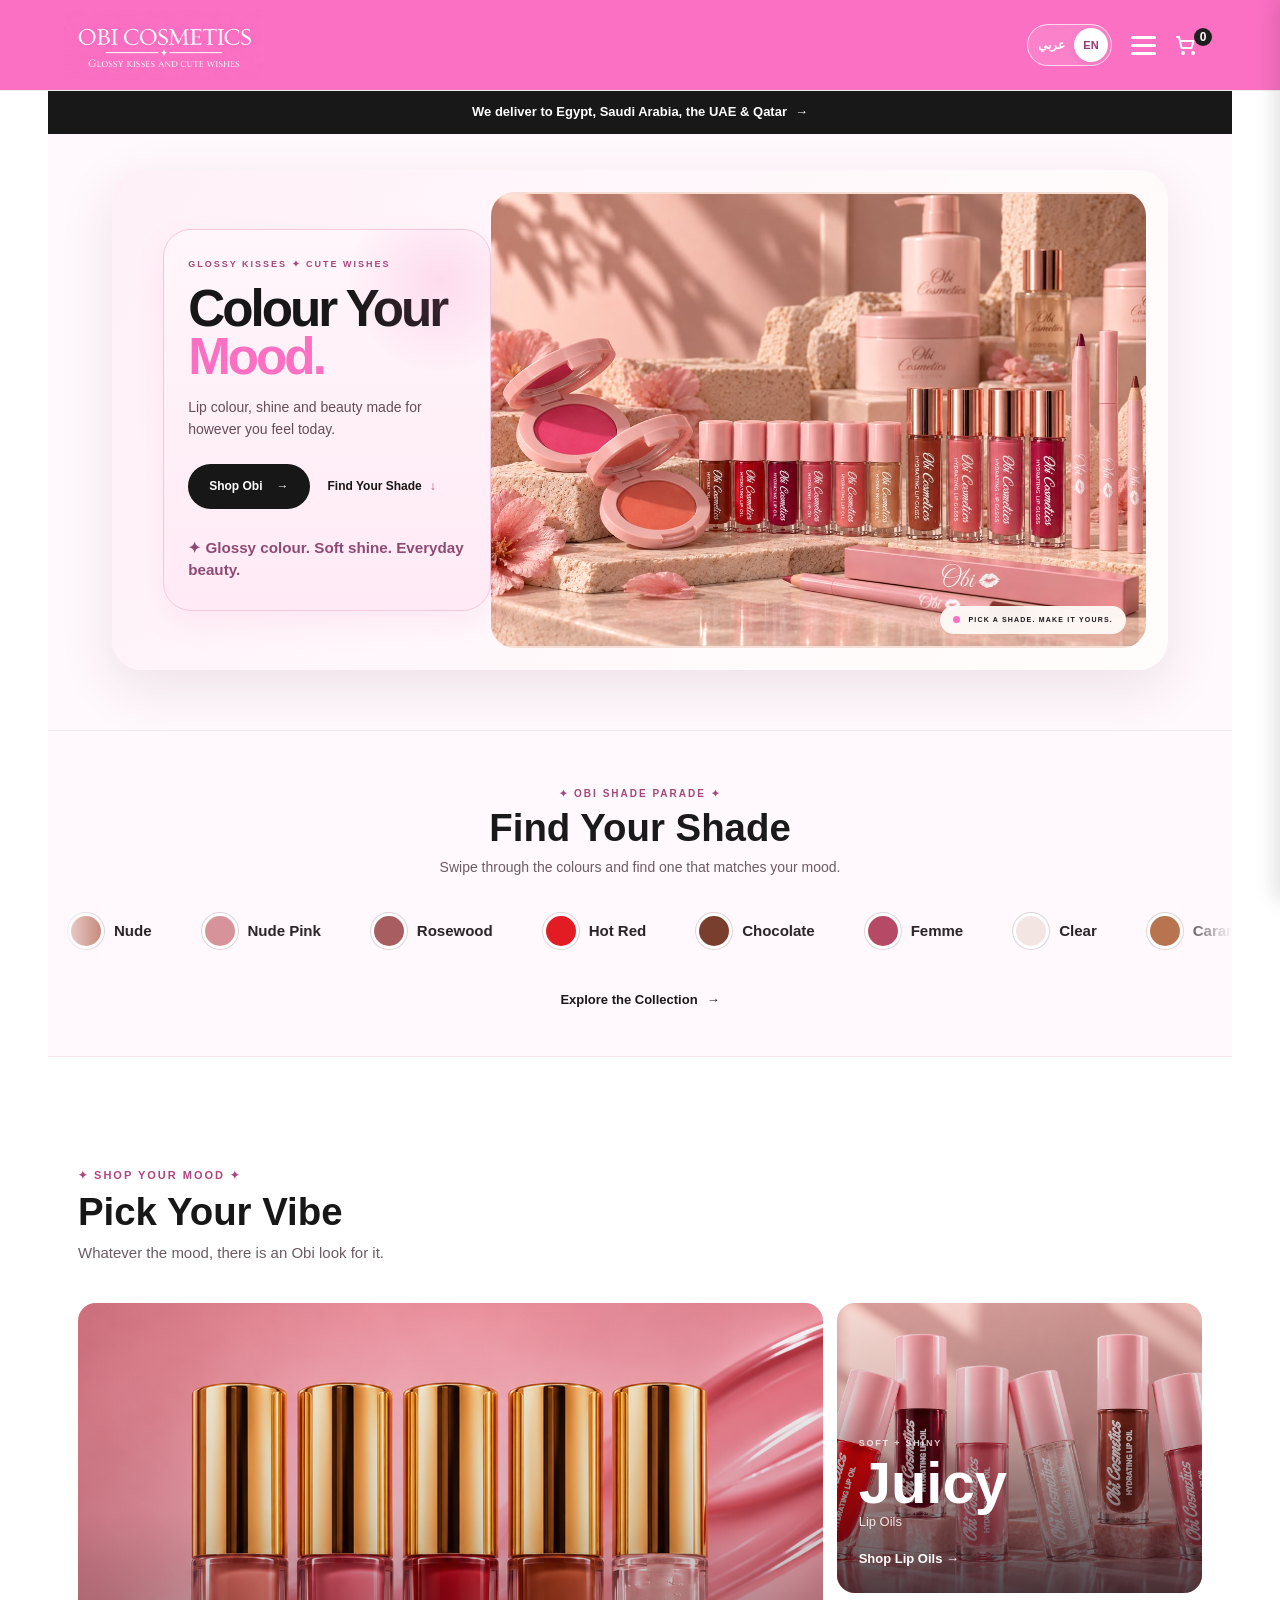
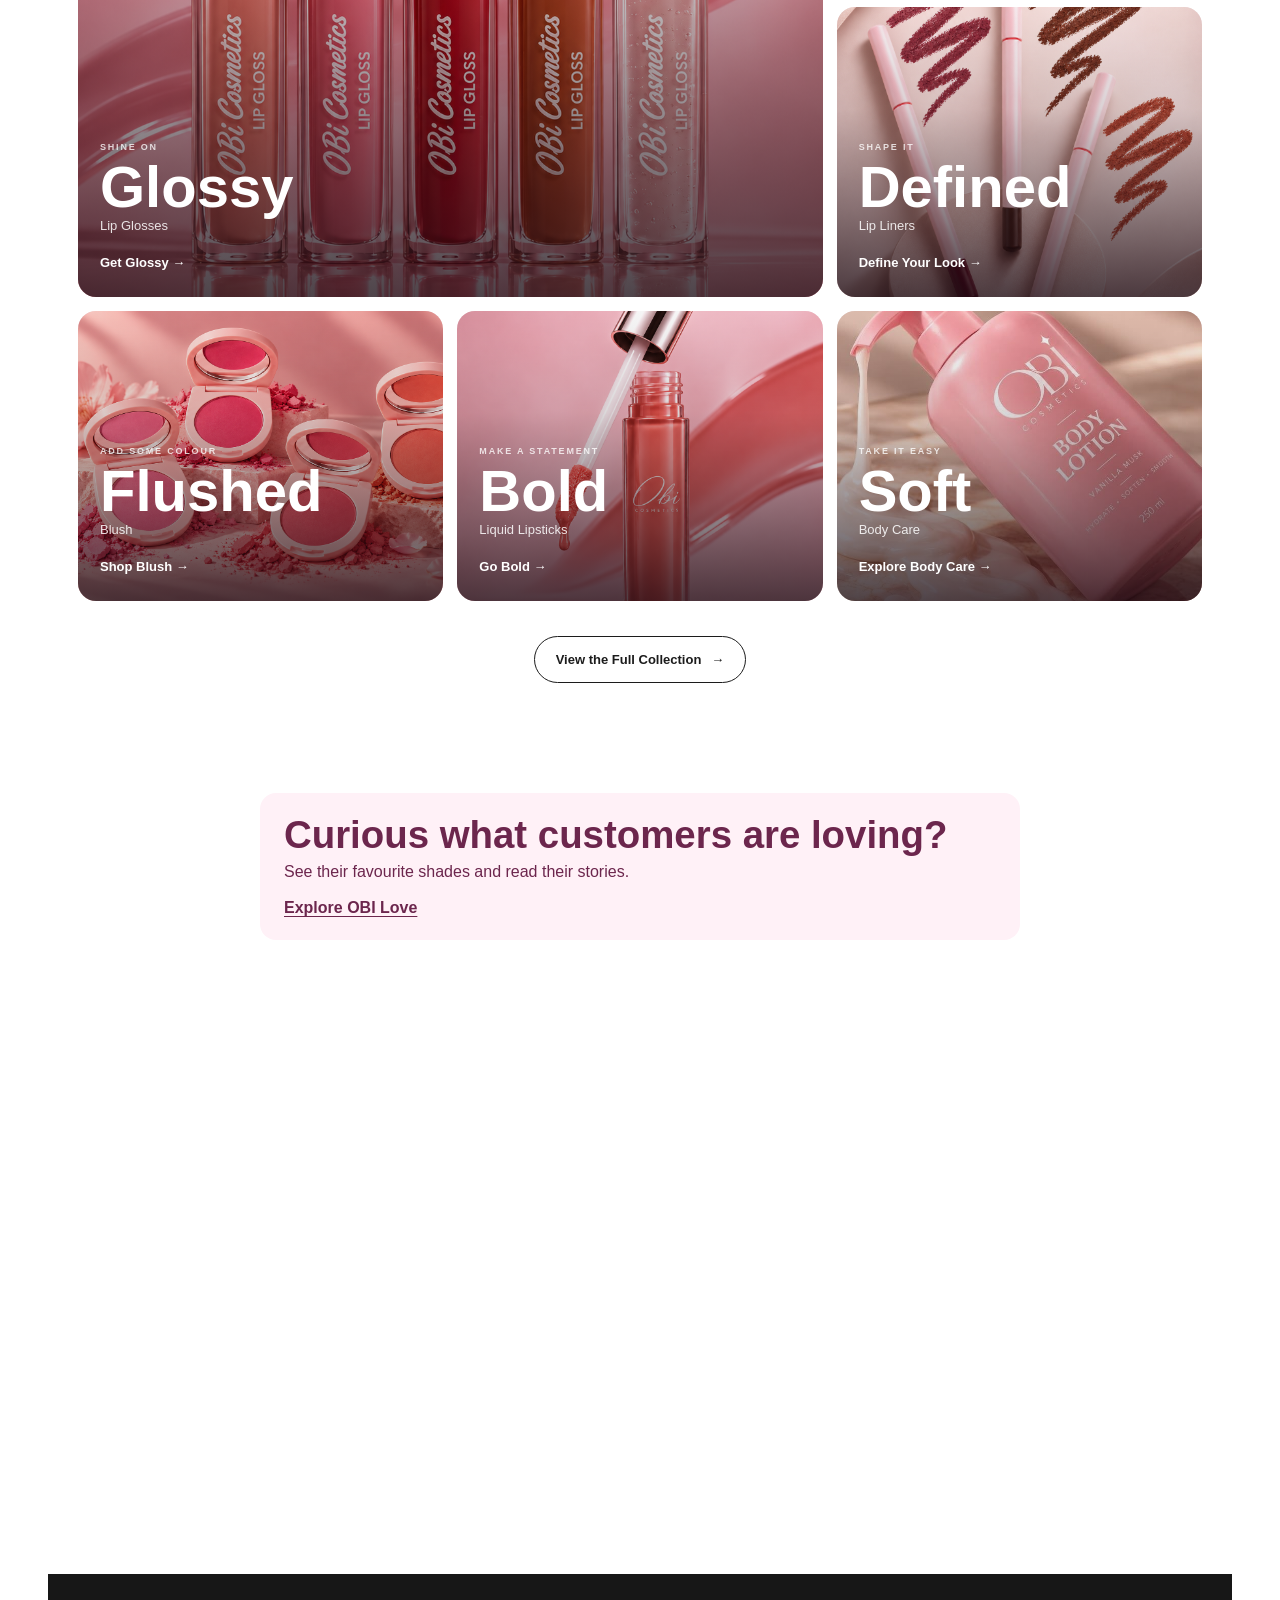
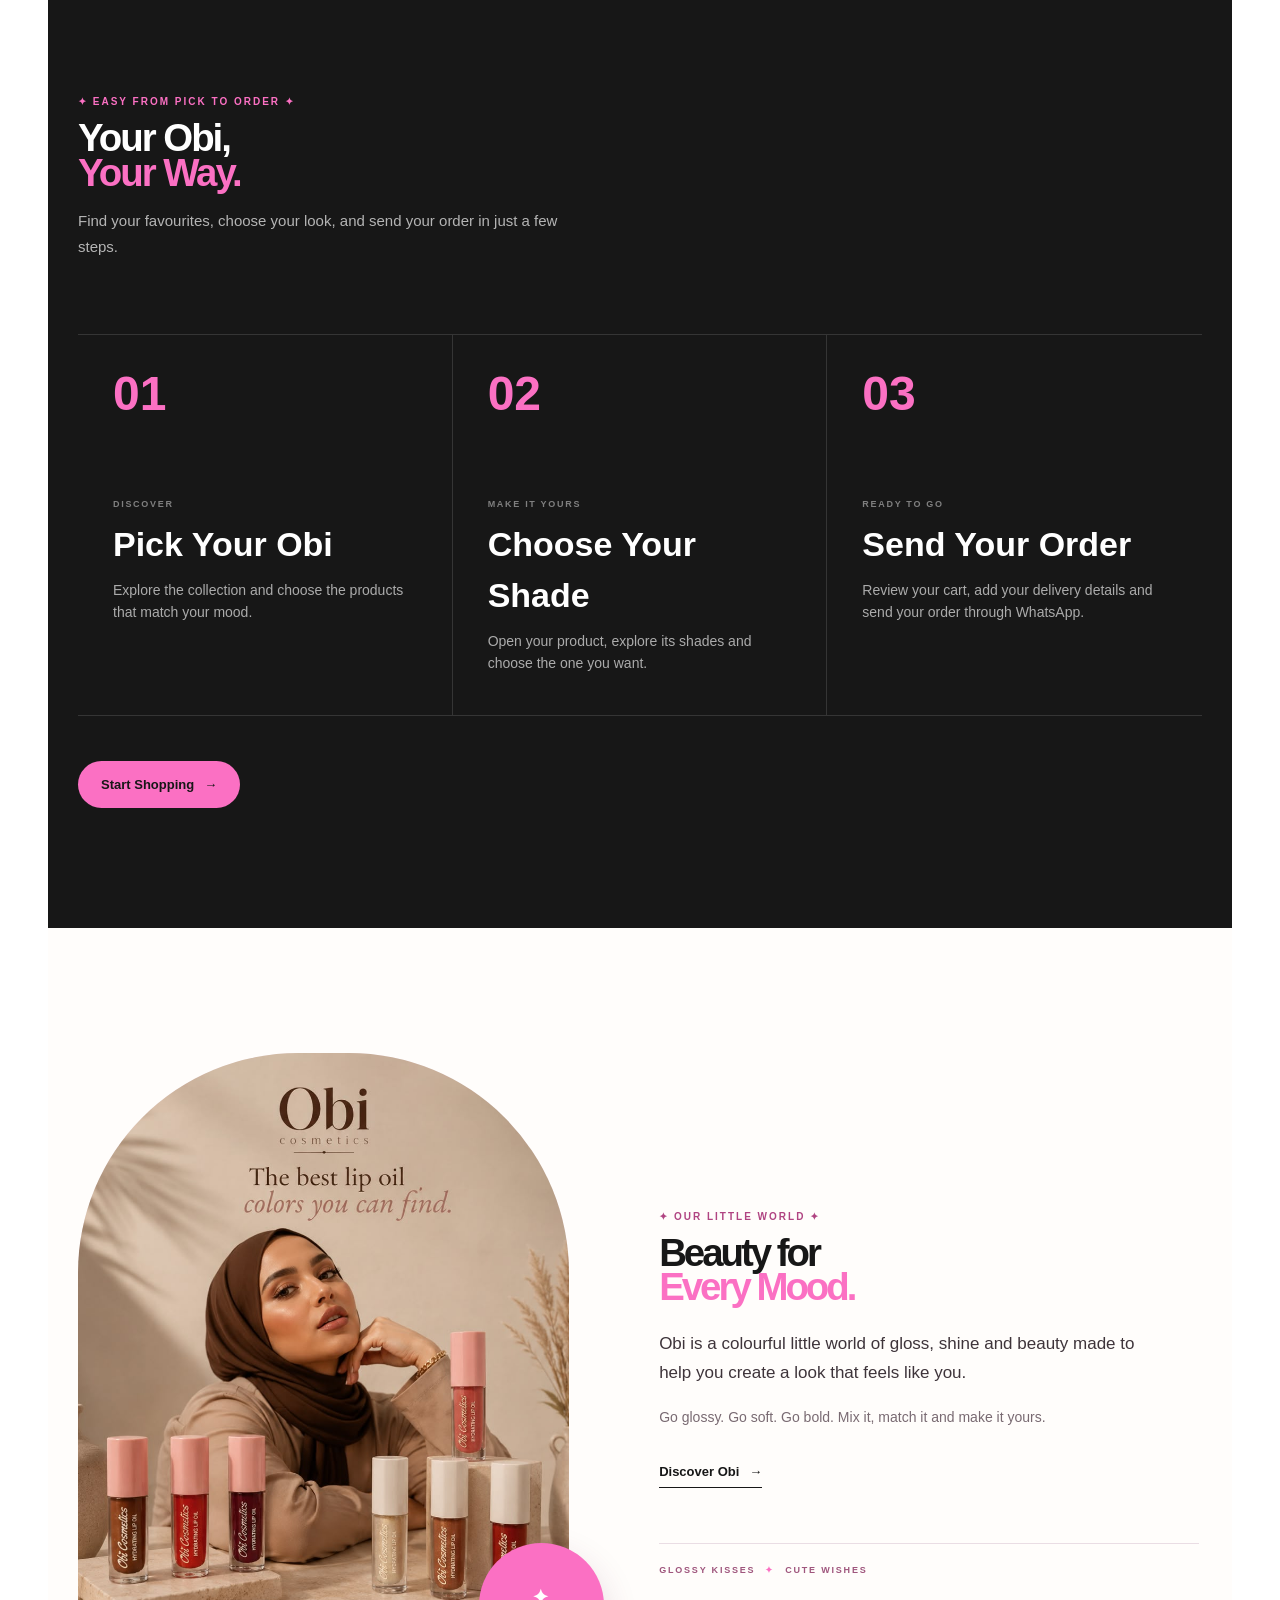
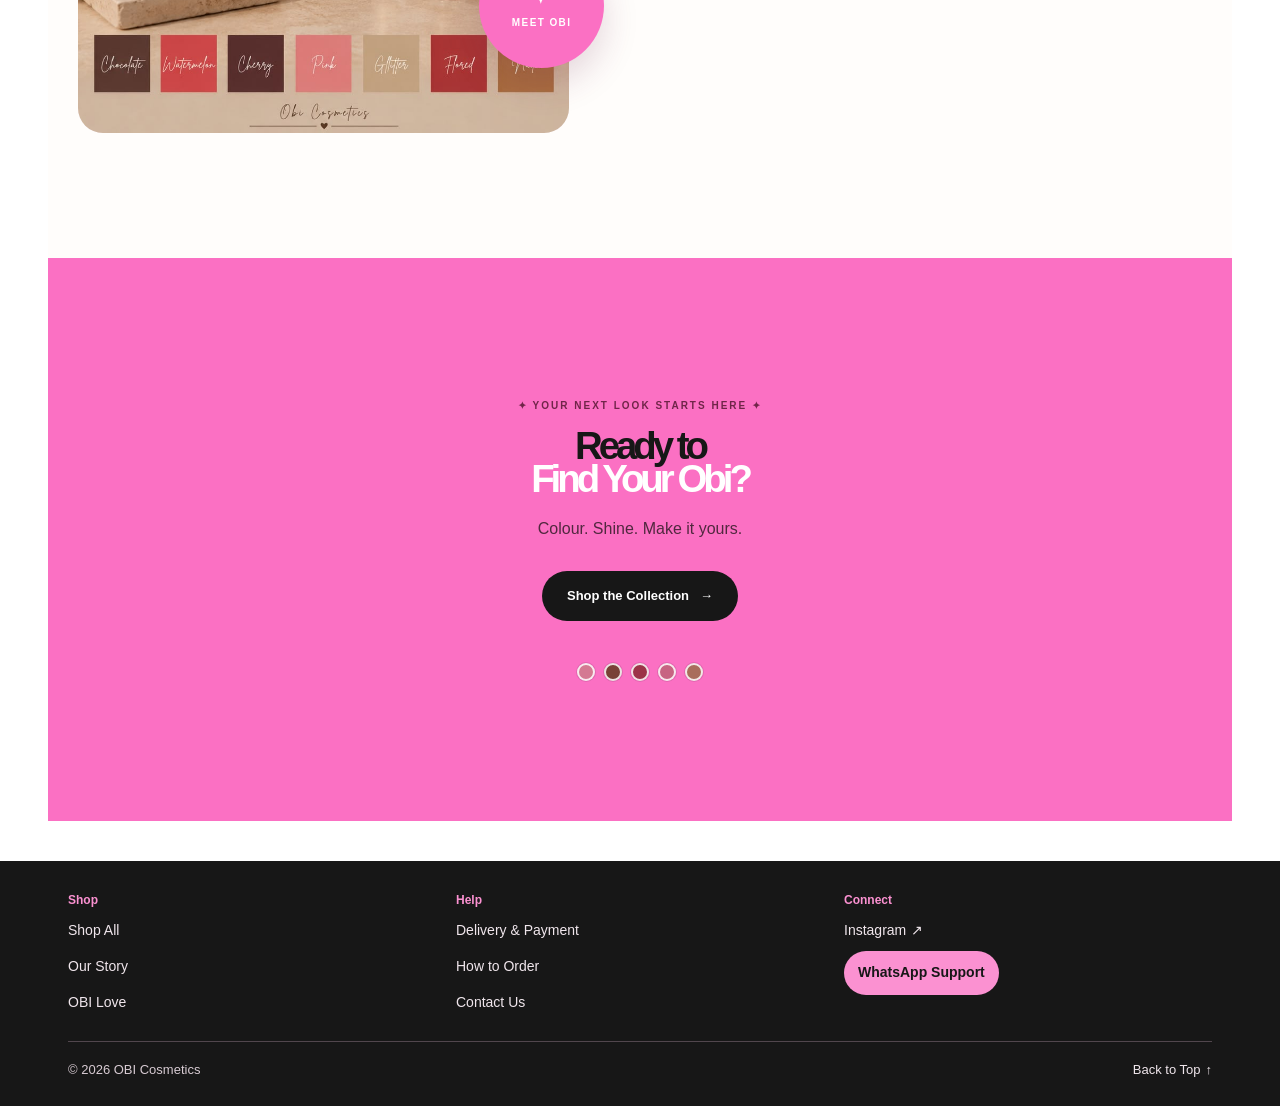
<file: index.html>
<!DOCTYPE html>
<html lang="en">

<head>

    <meta charset="UTF-8">

    <meta
        name="viewport"
        content="width=device-width, initial-scale=1.0"
    >

    <title>OBI Cosmetics | Lip, Body &amp; Beauty Products</title>
    <meta name="description" content="Discover OBI Cosmetics for lip, body and beauty products, with shopping and delivery options across Egypt, Saudi Arabia, UAE and Qatar.">
    <link rel="canonical" href="https://obicosmetics.com/">
   <link rel="icon" type="image/png" sizes="144x144" href="https://obicosmetics.com/images/brand/obi-favicon.png">
<link rel="shortcut icon" href="https://obicosmetics.com/images/brand/obi-favicon.png">
    <meta property="og:type" content="website">
    <meta property="og:site_name" content="OBI Cosmetics">
    <meta property="og:title" content="OBI Cosmetics | Lip, Body &amp; Beauty Products">
    <meta property="og:description" content="Discover OBI Cosmetics for lip, body and beauty products, with shopping and delivery options across Egypt, Saudi Arabia, UAE and Qatar.">
    <meta property="og:url" content="https://obicosmetics.com/">
    <meta property="og:image" content="https://obicosmetics.com/images/hero/Obi%20Cosmetics%20Mocha%20Brown%20Lipliner%20Ad.png">
    <meta property="og:image:alt" content="OBI Cosmetics">

    <meta name="twitter:card" content="summary_large_image">
    <meta name="twitter:title" content="OBI Cosmetics | Lip, Body &amp; Beauty Products">
    <meta name="twitter:description" content="Discover OBI Cosmetics for lip, body and beauty products, with shopping and delivery options across Egypt, Saudi Arabia, UAE and Qatar.">
    <meta name="twitter:image" content="https://obicosmetics.com/images/hero/Obi%20Cosmetics%20Mocha%20Brown%20Lipliner%20Ad.png">

    <script type="application/ld+json">
    {
        "@context": "https://schema.org",
        "@graph": [
            {
                "@type": "Organization",
                "@id": "https://obicosmetics.com/#organization",
                "name": "OBI Cosmetics",
                "url": "https://obicosmetics.com/",
                "logo": "https://obicosmetics.com/images/brand/obi-wordmark.jpeg"
            },
            {
                "@type": "WebSite",
                "@id": "https://obicosmetics.com/#website",
                "url": "https://obicosmetics.com/",
                "name": "OBI Cosmetics",
                "publisher": {
                    "@id": "https://obicosmetics.com/#organization"
                }
            }
        ]
    }
    </script>

    <link
        rel="stylesheet"
        href="style.css"
    >

<link rel="stylesheet" href="favourites.css">
<link rel="stylesheet" href="language.css">
<script src="language-init.js"></script>
</head>



<body id="top">

<a class="obi-announcement" href="delivery.html">
    <span class="obi-announcement-message">We deliver to Egypt, Saudi Arabia, the UAE &amp; Qatar</span>
    <span class="obi-announcement-arrow" aria-hidden="true">&rarr;</span>
</a>
    <!-- ========================================
         HEADER
    ========================================= -->

    <header>

        <nav class="navbar">


            <!-- LOGO -->

            <a
              href="index.html"
              class="logo"
            >

               <img
                  src="images/brand/obi-wordmark.jpeg"
                  alt="Obi Cosmetics"
                  class="brand-wordmark"
                >

            </a>

            <!-- HEADER ACTIONS -->

            <div class="nav-actions">

    <!-- MENU BUTTON -->

    <button
        id="menu-button"
        class="menu-button"
        type="button"
        aria-label="Open navigation menu"
        aria-expanded="false"
    >
        <span></span>
        <span></span>
        <span></span>
    </button>


    <!-- CART BUTTON -->

    <button
        id="open-cart-button"
        class="cart-button"
        type="button"
        aria-label="Open shopping cart"
    >

        <svg
            class="cart-icon"
            viewBox="0 0 24 24"
            fill="none"
            stroke="currentColor"
            stroke-width="2"
            stroke-linecap="round"
            stroke-linejoin="round"
            aria-hidden="true"
        >
            <circle cx="9" cy="20" r="1"></circle>
            <circle cx="19" cy="20" r="1"></circle>
            <path d="M3 4h2l2.5 11h10l2-7H7"></path>
        </svg>

        <span
            id="cart-count"
            class="cart-count"
        >
            0
        </span>

    </button>

</div>

        </nav>



        <!-- ========================================
             DROPDOWN MENU
        ========================================= -->

        <div id="mobile-menu" class="mobile-menu" role="navigation" aria-label="Main navigation">
    <div class="shop-menu-group">
        <button id="shop-menu-button" class="shop-menu-button" type="button" aria-expanded="false" aria-controls="shop-submenu">
            <span>Shop</span><span aria-hidden="true">+</span>
        </button>
        <div id="shop-submenu" class="shop-submenu">
            <a href="shop.html">Shop All</a>
            <a href="shop.html?category=lip-gloss">Lip Glosses</a>
            <a href="shop.html?category=lip-oil">Lip Oils</a>
            <a href="shop.html?category=lip-liner">Lip Liners</a>
            <a href="shop.html?category=blush">Blush</a>
            <a href="shop.html?category=liquid-lipstick">Liquid Lipsticks</a>
            <a href="shop.html?category=body-care">Body Care</a>
            <a href="shop.html?category=hair-care">Hair Care</a>
        </div>
    </div>
    <a href="shop.html?favourites=1">Favourites <span class="favourites-menu-count" data-favourites-count>0</span></a>
    <a href="about.html">About OBI</a>
    <a href="obi-love.html">OBI Love</a>
    <div class="menu-support-links" role="group" aria-label="Help and information">
        <a href="delivery.html">Delivery &amp; Payment</a>
        <a href="contact.html">Contact Us</a>
    </div>
</div>

    </header>



    <!-- ========================================
         MAIN CONTENT
    ========================================= -->

    <main>


      <!-- ========================================
     OBI HOME HERO — COMPACT IMAGE FIRST
========================================= -->

<!-- ========================================
     OBI HOME CAMPAIGN HERO
========================================= -->

<section class="obi-campaign-hero">


    <div class="obi-campaign-media">

        <img
            src="images/brand/meet-obi.webp"
            alt="Obi Cosmetics collection"
            class="obi-campaign-image"
            fetchpriority="high"
        >


        <div
            class="obi-campaign-shine"
            aria-hidden="true"
        ></div>


        <div class="obi-campaign-card">

            <p class="obi-campaign-kicker">
                Glossy Kisses ✦ Cute Wishes
            </p>


           <h1 class="obi-hero-title">
    Colour Your <span>Mood.</span>
</h1>


            <p class="obi-campaign-description">
                Lip colour, shine and beauty made
                for however you feel today.
            </p>


            <div class="obi-campaign-actions">

                <a
                    href="shop.html"
                    class="obi-campaign-primary"
                >
                    Shop Obi

                    <span>
                        →
                    </span>
                </a>


                <a
                    href="#shade-parade"
                    class="obi-campaign-secondary"
                >
                    Find Your Shade

                    <span>
                        ↓
                    </span>
                </a>
<p class="hero-micro-note">
    ✦ Glossy colour. Soft shine. Everyday beauty.
</p>
            </div>

        </div>


        <div class="obi-campaign-mini-label">

            <span></span>

            PICK A SHADE. MAKE IT YOURS.

        </div>

    </div>


</section>


<!-- ========================================
     OBI SHADE PARADE
======================================== -->

<section
    id="shade-parade"
    class="shade-parade-section"
>

    <div class="shade-parade-heading">

       <p class="shade-parade-eyebrow">
    ✦ OBI SHADE PARADE ✦
</p>

        <h2>
            Find Your Shade
        </h2>

        <p>
            Swipe through the colours and find
            one that matches your mood.
        </p>

    </div>


    <div class="shade-marquee">

        <div
            id="shade-parade-track"
            class="shade-parade-track"
        >
            <!-- Generated by home.js -->
        </div>

    </div>


    <div class="shade-parade-action">

        <a
            href="shop.html"
            class="shade-parade-link"
        >
            Explore the Collection
            <span>→</span>
        </a>

    </div>

</section>


       <!-- ========================================
     PICK YOUR VIBE
======================================== -->

<section class="obi-vibes-section">

    <div class="obi-vibes-heading">

        <p class="obi-vibes-eyebrow">
            ✦ SHOP YOUR MOOD ✦
        </p>

        <h2>
            Pick Your Vibe
        </h2>

        <p>
            Whatever the mood, there is an Obi look for it.
        </p>

    </div>


    <div class="obi-vibes-grid">


        <!-- GLOSSY -->

        <a
            href="shop.html?category=lip-gloss"
            class="obi-vibe-card obi-vibe-featured"
        >

            <img
                src="images/products/lip-gloss.webp"
                alt="Obi Cosmetics Lip Gloss"
                loading="lazy"
            >

            <div class="obi-vibe-overlay"></div>


            <div class="obi-vibe-content">

                <span>
                    SHINE ON
                </span>

                <h3>
                    Glossy
                </h3>

                <p>
                    Lip Glosses
                </p>

                <strong>
                    Get Glossy →
                </strong>

            </div>

        </a>



        <!-- JUICY -->

        <a
            href="shop.html?category=lip-oil"
            class="obi-vibe-card"
        >

            <img
                src="images/products/lip-oil.webp"
                alt="Obi Cosmetics Lip Oil"
                loading="lazy"
            >

            <div class="obi-vibe-overlay"></div>


            <div class="obi-vibe-content">

                <span>
                    SOFT + SHINY
                </span>

                <h3>
                    Juicy
                </h3>

                <p>
                    Lip Oils
                </p>

                <strong>
                    Shop Lip Oils →
                </strong>

            </div>

        </a>



        <!-- DEFINED -->

        <a
            href="shop.html?category=lip-liner"
            class="obi-vibe-card"
        >

            <img
                src="images/products/lip-liner-pencil.webp"
                alt="Obi Cosmetics Lip Liner"
                loading="lazy"
            >

            <div class="obi-vibe-overlay"></div>


            <div class="obi-vibe-content">

                <span>
                    SHAPE IT
                </span>

                <h3>
                    Defined
                </h3>

                <p>
                    Lip Liners
                </p>

                <strong>
                    Define Your Look →
                </strong>

            </div>

        </a>



        <!-- FLUSHED -->

        <a
            href="shop.html?category=blush"
            class="obi-vibe-card"
        >

            <img
                src="images/products/blush/blush-hero.webp"
                alt="Obi Cosmetics Blush"
                loading="lazy"
            >

            <div class="obi-vibe-overlay"></div>


            <div class="obi-vibe-content">

                <span>
                    ADD SOME COLOUR
                </span>

                <h3>
                    Flushed
                </h3>

                <p>
                    Blush
                </p>

                <strong>
                    Shop Blush →
                </strong>

            </div>

        </a>



        <!-- BOLD -->

        <a
            href="shop.html?category=liquid-lipstick"
            class="obi-vibe-card"
        >

            <img
                src="images/products/bold.webp"
                alt="Obi Cosmetics Liquid Lipstick"
                loading="lazy"
            >

            <div class="obi-vibe-overlay"></div>


            <div class="obi-vibe-content">

                <span>
                    MAKE A STATEMENT
                </span>

                <h3>
                    Bold
                </h3>

                <p>
                    Liquid Lipsticks
                </p>

                <strong>
                    Go Bold →
                </strong>

            </div>

        </a>



        <!-- SOFT -->

        <a
            href="shop.html?category=body-care"
            class="obi-vibe-card"
        >

            <img
                src="images/products/body-care/soft.webp"
                alt="Obi Cosmetics Body Care"
                loading="lazy"
            >

            <div class="obi-vibe-overlay"></div>


            <div class="obi-vibe-content">

                <span>
                    TAKE IT EASY
                </span>

                <h3>
                    Soft
                </h3>

                <p>
                    Body Care
                </p>

                <strong>
                    Explore Body Care →
                </strong>

            </div>

        </a>


    </div>


    <div class="obi-vibes-footer">

        <a
            href="shop.html"
            class="obi-view-all"
        >
            View the Full Collection
            <span>→</span>
        </a>

    </div>

</section>


<div class="obi-love-invite">
    <div>
        <h2>Curious what customers are loving?</h2>
        <p>See their favourite shades and read their stories.</p>
    </div>
    <a class="obi-love-invite-link" href="obi-love.html#customer-love">Explore OBI Love</a>
</div>

<!-- ========================================
     BUILD YOUR OBI COMBO
======================================== -->

<section
    class="obi-combo-section"
    data-reveal
>

    <div class="obi-combo-inner">


        <div class="obi-combo-copy">

            <p class="obi-combo-eyebrow">
                ✦ MAKE IT YOURS ✦
            </p>


            <h2>
                Build Your
                <span>
                    Obi Combo
                </span>
            </h2>


            <p class="obi-combo-description">
                Pair your favourite lip liner
                with a gloss or lip oil and create
                a look that feels completely yours.
            </p>


            <a
                href="shop.html?category=lip-liner"
                class="obi-combo-button"
            >
                Start Your Combo

                <span>
                    →
                </span>
            </a>

        </div>



        <div class="obi-combo-visual">


            <a
                href="shop.html?category=lip-liner"
                class="obi-combo-card"
            >

                <div class="obi-combo-image">

                    <img
                        src="images/products/lip-liner-pencil.webp"
                        alt="Obi Cosmetics Lip Liner"
                        loading="lazy"
                    >

                </div>


                <div class="obi-combo-card-content">

                    <span>
                        STEP 01
                    </span>

                    <h3>
                        Pick Your Liner
                    </h3>

                </div>

            </a>



            <div
                class="obi-combo-plus"
                aria-hidden="true"
            >
                +
            </div>



            <a
                href="shop.html?category=lip-gloss"
                class="obi-combo-card"
            >

                <div class="obi-combo-image">

                    <img
                        src="images/products/lip-gloss.webp"
                        alt="Obi Cosmetics Lip Gloss"
                        loading="lazy"
                    >

                </div>


                <div class="obi-combo-card-content">

                    <span>
                        STEP 02
                    </span>

                    <h3>
                        Add Your Shine
                    </h3>

                </div>

            </a>


        </div>


    </div>

</section>


<!-- ========================================
     HOW OBI ORDERING WORKS
======================================== -->

<section
    id="obi-order"
    class="obi-order-section"
    data-reveal
>

    <div class="obi-order-inner">


        <div class="obi-order-heading">

            <p class="obi-order-eyebrow">
                ✦ EASY FROM PICK TO ORDER ✦
            </p>

            <h2>
                Your Obi,
                <span>Your Way.</span>
            </h2>

            <p>
                Find your favourites, choose your look,
                and send your order in just a few steps.
            </p>

        </div>


        <div class="obi-order-steps">


            <!-- STEP 01 -->

            <div class="obi-order-step">

                <div class="obi-order-number">
                    01
                </div>

                <div class="obi-order-step-content">

                    <span>
                        DISCOVER
                    </span>

                    <h3>
                        Pick Your Obi
                    </h3>

                    <p>
                        Explore the collection and choose
                        the products that match your mood.
                    </p>

                </div>

            </div>



            <!-- STEP 02 -->

            <div class="obi-order-step">

                <div class="obi-order-number">
                    02
                </div>

                <div class="obi-order-step-content">

                    <span>
                        MAKE IT YOURS
                    </span>

                    <h3>
                        Choose Your Shade
                    </h3>

                    <p>
                        Open your product, explore its shades
                        and choose the one you want.
                    </p>

                </div>

            </div>



            <!-- STEP 03 -->

            <div class="obi-order-step">

                <div class="obi-order-number">
                    03
                </div>

                <div class="obi-order-step-content">

                    <span>
                        READY TO GO
                    </span>

                    <h3>
                        Send Your Order
                    </h3>

                    <p>
                        Review your cart, add your delivery
                        details and send your order through
                        WhatsApp.
                    </p>

                </div>

            </div>


        </div>


        <div class="obi-order-bottom">

            <a
                href="shop.html"
                class="obi-order-button"
            >
                Start Shopping

                <span>
                    →
                </span>
            </a>

        </div>


    </div>

</section>

<!-- ========================================
     MEET OBI
======================================== -->

<section
    class="obi-story"
    data-reveal
>

    <div class="obi-story-inner">


        <!-- IMAGE SIDE -->

        <div class="obi-story-visual">

            <div class="obi-story-image-main">

                <img
                   src="images/hero/hero.webp"
                    alt="Obi Cosmetics"
                    loading="lazy"
                >

            </div>


            <a href="about.html" class="obi-story-sticker">

                <span>
                    ✦
                </span>

                MEET OBI

            </a>

        </div>



        <!-- TEXT SIDE -->

        <div class="obi-story-content">

            <p class="obi-story-eyebrow">
                ✦ OUR LITTLE WORLD ✦
            </p>


            <h2>
                Beauty for
                <span>
                    Every Mood.
                </span>
            </h2>


            <p class="obi-story-lead">
                Obi is a colourful little world of
                gloss, shine and beauty made to help
                you create a look that feels like you.
            </p>


            <p class="obi-story-text">
                Go glossy. Go soft. Go bold.
                Mix it, match it and make it yours.
            </p>


            <a
                href="about.html"
                class="obi-story-link"
            >
                Discover Obi

                <span>
                    →
                </span>
            </a>


            <div class="obi-story-signature">

                <span>
                    GLOSSY KISSES
                </span>

                <span class="obi-story-star">
                    ✦
                </span>

                <span>
                    CUTE WISHES
                </span>

            </div>

        </div>


    </div>

</section>

<!-- ========================================
     FINAL OBI CTA
======================================== -->

<section
    class="obi-final-cta"
    data-reveal
>

    <div class="obi-final-cta-inner">

        <p class="obi-final-eyebrow">
            ✦ YOUR NEXT LOOK STARTS HERE ✦
        </p>

        <h2>
            Ready to
            <span>Find Your Obi?</span>
        </h2>

        <p class="obi-final-description">
            Colour. Shine. Make it yours.
        </p>

        <a
            href="shop.html"
            class="obi-final-button"
        >
            Shop the Collection
            <span>→</span>
        </a>

        <div
            class="obi-final-dots"
            aria-hidden="true"
        >
            <span style="background:#D47A92"></span>
            <span style="background:#794136"></span>
            <span style="background:#9C3348"></span>
            <span style="background:#C76482"></span>
            <span style="background:#A96D5B"></span>
        </div>

    </div>

</section>
 
    </main>



    <!-- ========================================
         CART OVERLAY
    ========================================= -->

    <div
        id="cart-overlay"
        class="cart-overlay"
    >
    </div>



    <!-- ========================================
         CART DRAWER
    ========================================= -->

    <aside
        id="cart-drawer"
        class="cart-drawer"
    >


        <!-- CART HEADER -->

        <div class="cart-drawer-header">

            <h2>
                Your Cart
            </h2>


            <button
                id="close-cart-button"
                class="close-cart-button"
                type="button"
                aria-label="Close cart"
            >
                ×
            </button>

        </div>



        <!-- CART ITEMS -->

        <div
            id="cart-items"
            class="cart-items"
        >
        </div>



        <!-- CART FOOTER -->

        <div class="cart-drawer-footer">


            <div class="cart-subtotal">

                <span>
                    Subtotal
                </span>

                <strong id="cart-subtotal">
                    LE 0
                </strong>

            </div>



            <button
                id="cart-checkout-button"
                class="cart-checkout-button"
                type="button"
            >
                Go to Checkout
            </button>



            <button
                id="continue-shopping-button"
                class="continue-shopping-button"
                type="button"
            >
                 Go to Shop
            </button>

        </div>

    </aside>



    <!-- ========================================
         FOOTER
    ========================================= -->

    <!-- ========================================
     OBI FOOTER
======================================== -->

<footer class="obi-footer">
    <div class="obi-footer-inner">
        <nav class="obi-footer-links" aria-label="Footer navigation">
            <section class="obi-footer-column">
                <h2>Shop</h2>
                <a href="shop.html">Shop All</a>
                <a href="about.html">Our Story</a>
                <a href="obi-love.html">OBI Love</a>
            </section>
            <section class="obi-footer-column">
                <h2>Help</h2>
                <a href="delivery.html">Delivery &amp; Payment</a>
                <a href="#obi-order">How to Order</a>
                <a href="contact.html">Contact Us</a>
            </section>
            <section class="obi-footer-column">
                <h2>Connect</h2>
                <a href="https://www.instagram.com/obicorner/" target="_blank" rel="noopener noreferrer">Instagram <span aria-hidden="true">↗</span></a>
                <a class="obi-whatsapp-button" href="https://wa.me/201515630587" target="_blank" rel="noopener noreferrer">WhatsApp Support</a>
            </section>
        </nav>
        <div class="obi-footer-bottom">
            <p>© 2026 OBI Cosmetics</p>
            <a href="#top">Back to Top <span aria-hidden="true">↑</span></a>
        </div>
    </div>
</footer>


    <!-- ========================================
         JAVASCRIPT
    ========================================= -->

   <script src="products.js"></script>
<script src="favourites.js"></script>
<script src="market.js"></script>
<script src="menu.js"></script>
<script src="store.js"></script>
<script src="home.js"></script>
<script src="motion.js"></script>
<script src="translations.js"></script>
<script src="language.js"></script>
</body>

</html>
</file>
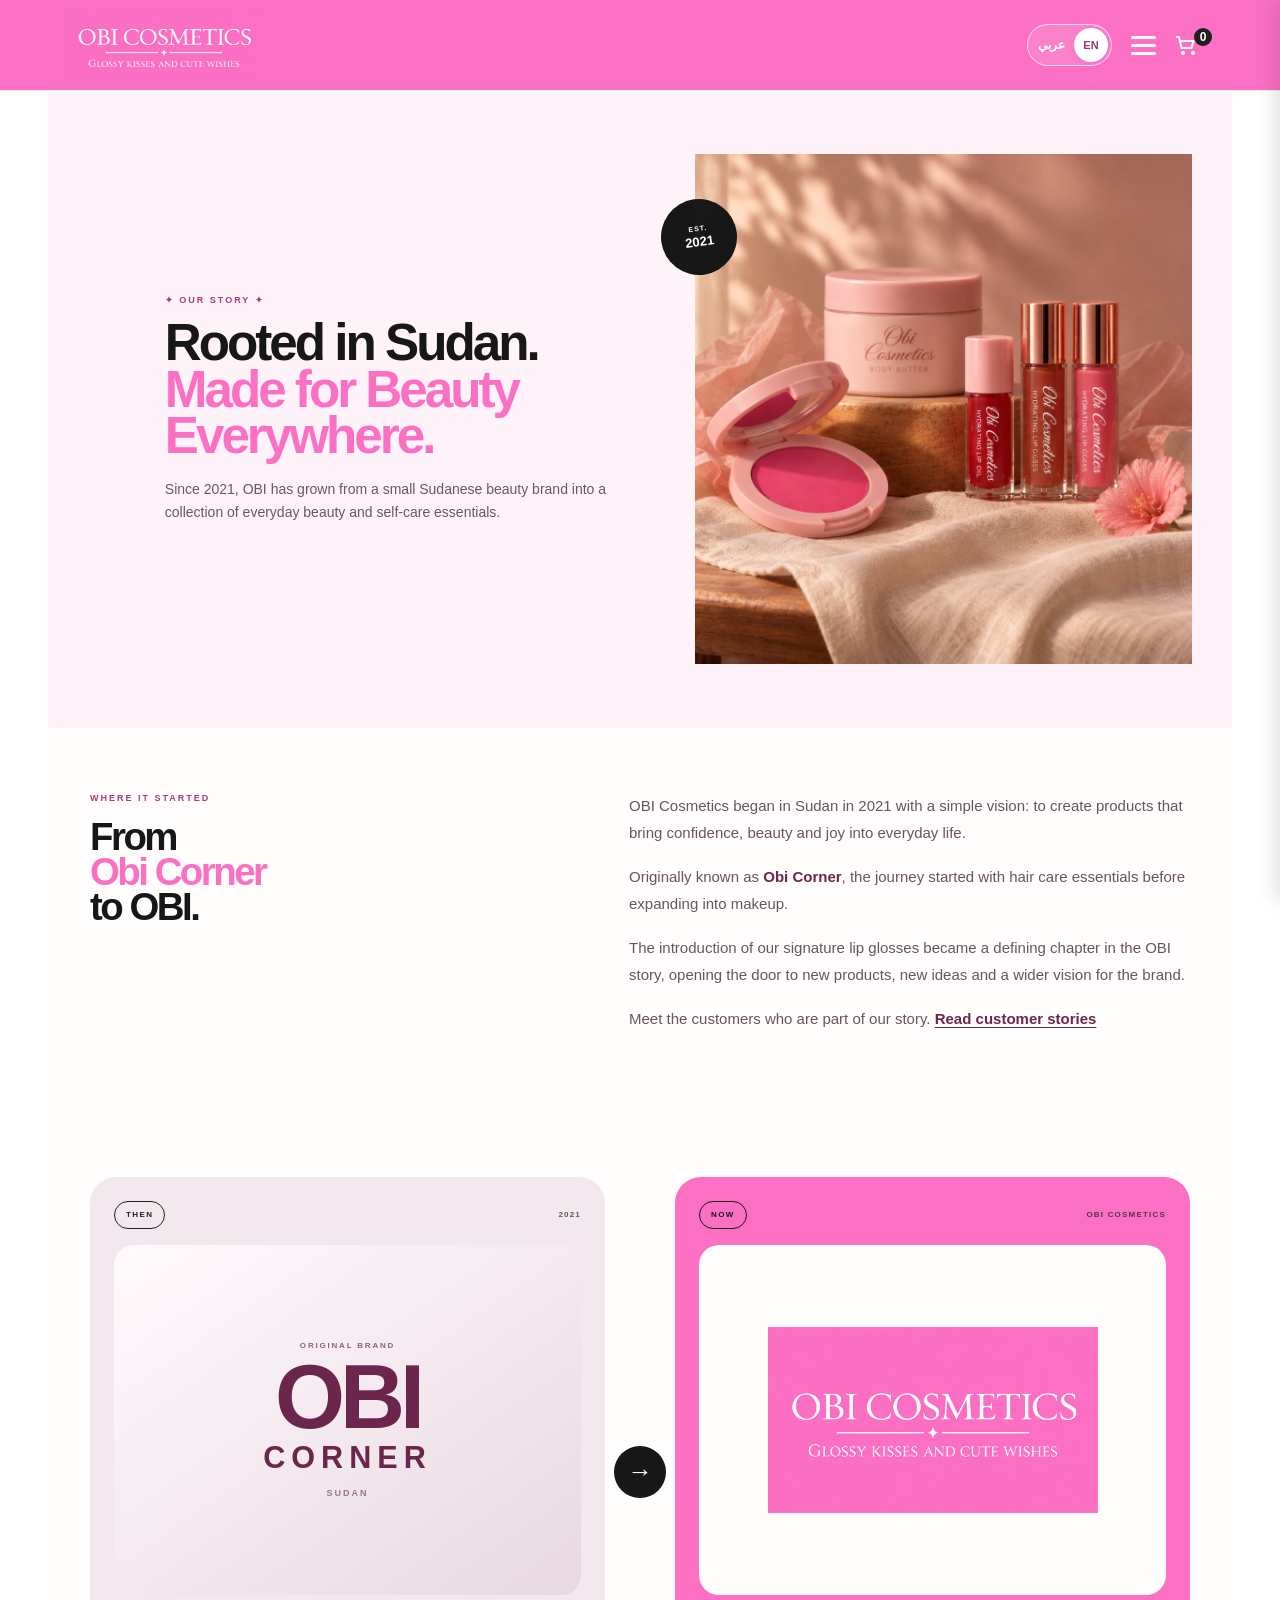
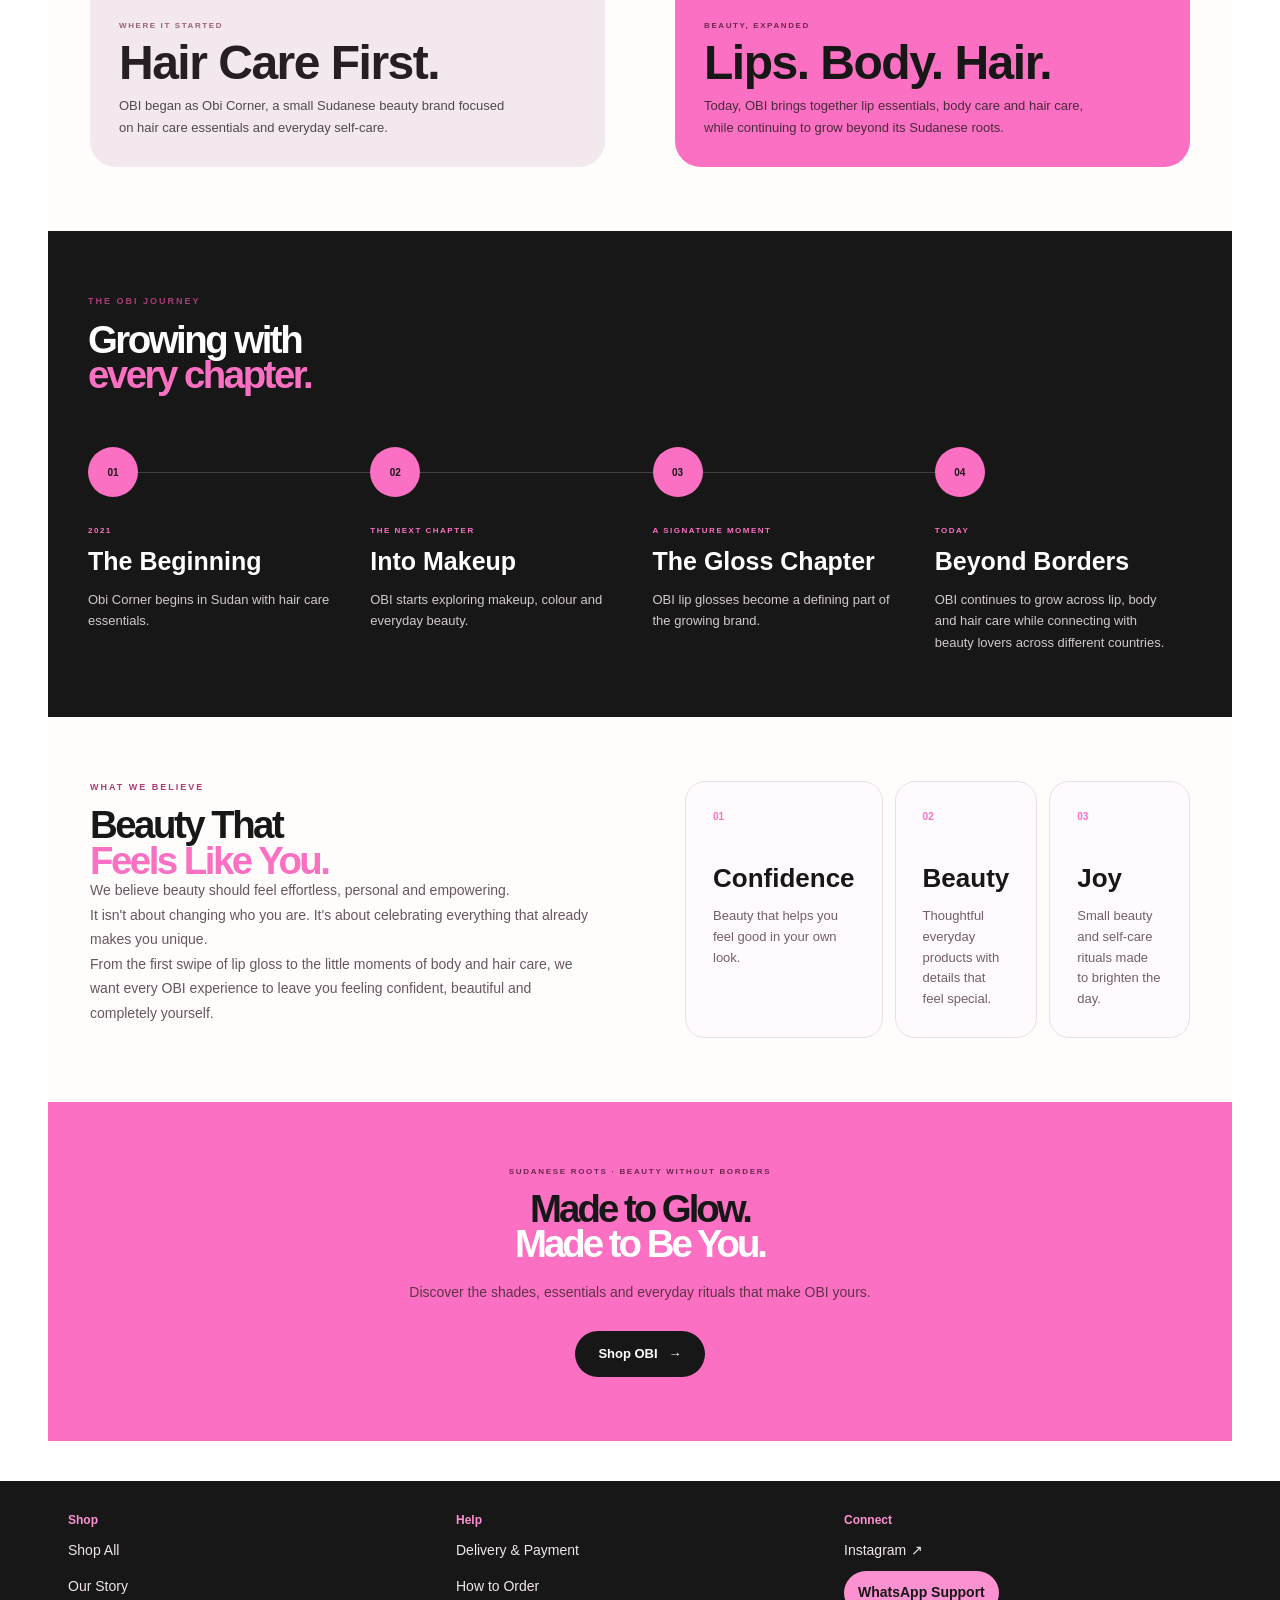
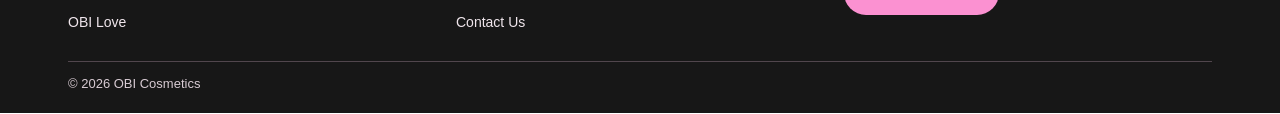
<file: about.html>
<!DOCTYPE html>
<html lang="en">

<head>

    <meta charset="UTF-8">

    <meta
        name="viewport"
        content="width=device-width, initial-scale=1.0"
    >

    <title>About OBI Cosmetics | Our Beauty Story</title>
    <meta name="description" content="Learn about OBI Cosmetics, our beauty philosophy and the ideas behind our lip, body and beauty collections.">
    <link rel="canonical" href="https://obicosmetics.com/about.html">
    <link rel="icon" type="image/png" sizes="144x144" href="images/brand/obi-favicon.png">

    <meta property="og:type" content="website">
    <meta property="og:site_name" content="OBI Cosmetics">
    <meta property="og:title" content="About OBI Cosmetics | Our Beauty Story">
    <meta property="og:description" content="Learn about OBI Cosmetics, our beauty philosophy and the ideas behind our lip, body and beauty collections.">
    <meta property="og:url" content="https://obicosmetics.com/about.html">
    <meta property="og:image" content="https://obicosmetics.com/images/hero/Obi%20Cosmetics%20Mocha%20Brown%20Lipliner%20Ad.png">
    <meta property="og:image:alt" content="OBI Cosmetics">

    <meta name="twitter:card" content="summary_large_image">
    <meta name="twitter:title" content="About OBI Cosmetics | Our Beauty Story">
    <meta name="twitter:description" content="Learn about OBI Cosmetics, our beauty philosophy and the ideas behind our lip, body and beauty collections.">
    <meta name="twitter:image" content="https://obicosmetics.com/images/hero/Obi%20Cosmetics%20Mocha%20Brown%20Lipliner%20Ad.png">

    <link
        rel="stylesheet"
        href="style.css"
    >

<link rel="stylesheet" href="favourites.css">
<link rel="stylesheet" href="language.css">
<script src="language-init.js"></script>
</head>


<body>


    <header>
    <nav class="navbar">

        <a href="index.html" class="logo">
            <img
                src="images/brand/obi-wordmark.jpeg"
                alt="Obi Cosmetics"
                class="brand-wordmark"
            >
        </a>

        <div class="nav-actions">

            <button
                id="menu-button"
                class="menu-button"
                type="button"
                aria-label="Open navigation menu"
                aria-expanded="false"
            >
                <span></span>
                <span></span>
                <span></span>
            </button>

            <button
                id="open-cart-button"
                class="cart-button"
                type="button"
                aria-label="Open shopping cart"
            >

                <svg
                    class="cart-icon"
                    viewBox="0 0 24 24"
                    fill="none"
                    stroke="currentColor"
                    stroke-width="2"
                    stroke-linecap="round"
                    stroke-linejoin="round"
                    aria-hidden="true"
                >
                    <circle cx="9" cy="20" r="1"></circle>
                    <circle cx="19" cy="20" r="1"></circle>
                    <path d="M3 4h2l2.5 11h10l2-7H7"></path>
                </svg>

                <span
                    id="cart-count"
                    class="cart-count"
                >
                    0
                </span>

            </button>

        </div>

   </nav>

<div id="mobile-menu" class="mobile-menu" role="navigation" aria-label="Main navigation">
    <div class="shop-menu-group">
        <button id="shop-menu-button" class="shop-menu-button" type="button" aria-expanded="false" aria-controls="shop-submenu">
            <span>Shop</span><span aria-hidden="true">+</span>
        </button>
        <div id="shop-submenu" class="shop-submenu">
            <a href="shop.html">Shop All</a>
            <a href="shop.html?category=lip-gloss">Lip Glosses</a>
            <a href="shop.html?category=lip-oil">Lip Oils</a>
            <a href="shop.html?category=lip-liner">Lip Liners</a>
            <a href="shop.html?category=blush">Blush</a>
            <a href="shop.html?category=liquid-lipstick">Liquid Lipsticks</a>
            <a href="shop.html?category=body-care">Body Care</a>
            <a href="shop.html?category=hair-care">Hair Care</a>
        </div>
    </div>
    <a href="shop.html?favourites=1">Favourites <span class="favourites-menu-count" data-favourites-count>0</span></a>
    <a href="about.html">About OBI</a>
    <a href="obi-love.html">OBI Love</a>
    <div class="menu-support-links" role="group" aria-label="Help and information">
        <a href="delivery.html">Delivery &amp; Payment</a>
        <a href="contact.html">Contact Us</a>
    </div>
</div>

</header>


    <main class="obi-about-page">


    <!-- ========================================
         COMPACT ABOUT HERO
    ========================================= -->

    <section class="obi-about-hero">

        <div class="obi-about-hero-copy">

            <p class="obi-about-kicker">
                ✦ OUR STORY ✦
            </p>

            <h1>
                Rooted in Sudan.
                <span>
                    Made for Beauty Everywhere.
                </span>
            </h1>

            <p class="obi-about-hero-description">
                Since 2021, OBI has grown from a small
                Sudanese beauty brand into a collection
                of everyday beauty and self-care essentials.
            </p>

        </div>


        <div class="obi-about-hero-visual">

            <img
                src="images/brand/about-obi-editorial.jpg"
                alt="OBI lip glosses, lip oil, blush and body butter arranged on linen in warm natural light"
            >

            <div class="obi-about-hero-stamp">
                EST.
                <strong>2021</strong>
            </div>

        </div>

    </section>



    <!-- ========================================
         OUR BEGINNING
    ========================================= -->

    <section class="obi-about-story">

        <div class="obi-about-story-heading">

            <p class="obi-about-section-kicker">
                WHERE IT STARTED
            </p>

            <h2>
                From
                <span>Obi Corner</span>
                to OBI.
            </h2>

        </div>


        <div class="obi-about-story-copy">

            <p>
                OBI Cosmetics began in Sudan in 2021
                with a simple vision: to create products
                that bring confidence, beauty and joy
                into everyday life.
            </p>

            <p>
                Originally known as <strong>Obi Corner</strong>,
                the journey started with hair care essentials
                before expanding into makeup.
            </p>

            <p>
                The introduction of our signature lip glosses
                became a defining chapter in the OBI story,
                opening the door to new products, new ideas
                and a wider vision for the brand.
            </p>

            <p>
                Meet the customers who are part of our story.
                <a class="obi-love-invite-link" href="obi-love.html#customer-love">Read customer stories</a>
            </p>

        </div>

    </section>



    <!-- ========================================
         THEN / NOW
    ========================================= -->

 <!-- ========================================
     THEN → NOW
========================================= -->

<section class="obi-about-evolution">

    <!-- THEN -->

    <article class="obi-about-era obi-about-era-then">

        <div class="obi-about-era-top">

            <span class="obi-about-era-label">
                THEN
            </span>

            <span class="obi-about-era-year">
                2021
            </span>

        </div>


        <div class="obi-about-era-visual obi-about-era-old-visual">

            <p class="obi-about-era-origin">
                ORIGINAL BRAND
            </p>

            <div class="obi-about-old-name" data-no-translate>
                OBI
                <span>CORNER</span>
            </div>

            <p class="obi-about-old-note">
                Sudan
            </p>

        </div>


        <div class="obi-about-era-copy">

            <p class="obi-about-era-eyebrow">
                WHERE IT STARTED
            </p>

            <h3>
                Hair Care First.
            </h3>

            <p>
                OBI began as Obi Corner, a small
                Sudanese beauty brand focused on
                hair care essentials and everyday
                self-care.
            </p>

        </div>

    </article>


    <!-- ARROW -->

    <div
        class="obi-about-era-arrow"
        aria-hidden="true"
    >
        <span>→</span>
    </div>


    <!-- NOW -->

    <article class="obi-about-era obi-about-era-now">

        <div class="obi-about-era-top">

            <span class="obi-about-era-label">
                NOW
            </span>

            <span class="obi-about-era-year">
                OBI COSMETICS
            </span>

        </div>


        <div class="obi-about-era-visual obi-about-era-now-visual">

            <img
                src="images/brand/obi-wordmark.jpeg"
                alt="OBI lip glosses, lip oil, blush and body butter arranged on linen in warm natural light"
                loading="lazy"
            >

        </div>


        <div class="obi-about-era-copy">

            <p class="obi-about-era-eyebrow">
                BEAUTY, EXPANDED
            </p>

            <h3>
                Lips. Body. Hair.
            </h3>

            <p>
                Today, OBI brings together lip
                essentials, body care and hair care,
                while continuing to grow beyond
                its Sudanese roots.
            </p>

        </div>

    </article>

</section>



    <!-- ========================================
         JOURNEY
    ========================================= -->

    <section class="obi-about-journey">

        <div class="obi-about-journey-heading">

            <p class="obi-about-section-kicker">
                THE OBI JOURNEY
            </p>

            <h2>
                Growing with
                <span>every chapter.</span>
            </h2>

        </div>


        <div class="obi-about-timeline">


            <article class="obi-about-timeline-item">

                <div class="obi-about-timeline-dot">
                    01
                </div>

                <div>

                    <span>
                        2021
                    </span>

                    <h3>
                        The Beginning
                    </h3>

                    <p>
                        Obi Corner begins in Sudan with
                        hair care essentials.
                    </p>

                </div>

            </article>



            <article class="obi-about-timeline-item">

                <div class="obi-about-timeline-dot">
                    02
                </div>

                <div>

                    <span>
                        THE NEXT CHAPTER
                    </span>

                    <h3>
                        Into Makeup
                    </h3>

                    <p>
                        OBI starts exploring makeup,
                        colour and everyday beauty.
                    </p>

                </div>

            </article>



            <article class="obi-about-timeline-item">

                <div class="obi-about-timeline-dot">
                    03
                </div>

                <div>

                    <span>
                        A SIGNATURE MOMENT
                    </span>

                    <h3>
                        The Gloss Chapter
                    </h3>

                    <p>
                        OBI lip glosses become a defining
                        part of the growing brand.
                    </p>

                </div>

            </article>



            <article class="obi-about-timeline-item">

                <div class="obi-about-timeline-dot">
                    04
                </div>

                <div>

                    <span>
                        TODAY
                    </span>

                    <h3>
                        Beyond Borders
                    </h3>

                    <p>
                        OBI continues to grow across
                        lip, body and hair care while
                        connecting with beauty lovers
                        across different countries.
                    </p>

                </div>

            </article>


        </div>

    </section>



    <!-- ========================================
         BEAUTY PHILOSOPHY
    ========================================= -->

    <section class="obi-about-philosophy">

        <div class="obi-about-philosophy-copy">

            <p class="obi-about-section-kicker">
                WHAT WE BELIEVE
            </p>

            <h2>
                Beauty That
                <span>
                    Feels Like You.
                </span>
            </h2>

            <p>
                We believe beauty should feel effortless,
                personal and empowering.
            </p>

            <p>
                It isn't about changing who you are.
                It's about celebrating everything that
                already makes you unique.
            </p>

            <p>
                From the first swipe of lip gloss to
                the little moments of body and hair care,
                we want every OBI experience to leave you
                feeling confident, beautiful and completely
                yourself.
            </p>

        </div>


        <div class="obi-about-values">

            <article>

                <span>
                    01
                </span>

                <h3>
                    Confidence
                </h3>

                <p>
                    Beauty that helps you feel good
                    in your own look.
                </p>

            </article>


            <article>

                <span>
                    02
                </span>

                <h3>
                    Beauty
                </h3>

                <p>
                    Thoughtful everyday products with
                    details that feel special.
                </p>

            </article>


            <article>

                <span>
                    03
                </span>

                <h3>
                    Joy
                </h3>

                <p>
                    Small beauty and self-care rituals
                    made to brighten the day.
                </p>

            </article>

        </div>

    </section>



    <!-- ========================================
         FINAL ABOUT CTA
    ========================================= -->

    <section class="obi-about-final">

        <p>
            SUDANESE ROOTS · BEAUTY WITHOUT BORDERS
        </p>

        <h2>
            Made to Glow.
            <span>
                Made to Be You.
            </span>
        </h2>

        <p class="obi-about-final-description">
            Discover the shades, essentials and
            everyday rituals that make OBI yours.
        </p>

        <a
            href="shop.html"
            class="obi-about-shop-button"
        >
            Shop OBI
            <span>→</span>
        </a>

    </section>

</section>
    <div
        id="cart-overlay"
        class="cart-overlay"
    ></div>


    <aside
        id="cart-drawer"
        class="cart-drawer"
    >

        <div class="cart-drawer-header">

            <h2>
                Your Cart
            </h2>

            <button
                id="close-cart-button"
                class="close-cart-button"
                type="button"
                aria-label="Close cart"
            >
                ×
            </button>

        </div>


        <div
            id="cart-items"
            class="cart-items"
        >
        </div>


        <div class="cart-drawer-footer">

            <div class="cart-subtotal">

                <span>
                    Subtotal
                </span>

                <strong id="cart-subtotal">
                    LE 0
                </strong>

            </div>


            <button
                id="cart-checkout-button"
                class="cart-checkout-button"
                type="button"
            >
                Go to Checkout
            </button>


           <button
    id="continue-shopping-button"
    class="continue-shopping-button"
    type="button"
>
    Go to Shop
</button>

        </div>

    </aside>
</main>

<footer class="obi-footer">
    <div class="obi-footer-inner">
        <nav class="obi-footer-links" aria-label="Footer navigation">
            <section class="obi-footer-column">
                <h2>Shop</h2>
                <a href="shop.html">Shop All</a>
                <a href="about.html">Our Story</a>
                <a href="obi-love.html">OBI Love</a>
            </section>
            <section class="obi-footer-column">
                <h2>Help</h2>
                <a href="delivery.html">Delivery &amp; Payment</a>
                <a href="index.html#obi-order">How to Order</a>
                <a href="contact.html">Contact Us</a>
            </section>
            <section class="obi-footer-column">
                <h2>Connect</h2>
                <a href="https://www.instagram.com/obicorner/" target="_blank" rel="noopener noreferrer">Instagram <span aria-hidden="true">↗</span></a>
                <a class="obi-whatsapp-button" href="https://wa.me/201515630587" target="_blank" rel="noopener noreferrer">WhatsApp Support</a>
            </section>
        </nav>
        <div class="obi-footer-bottom">
            <p>© 2026 OBI Cosmetics</p>
        </div>
    </div>
</footer>


   <script src="products.js"></script>
<script src="favourites.js"></script>
   <script src="market.js"></script>
<script src="menu.js"></script>
<script src="store.js"></script>

<script src="motion.js"></script>
<script src="translations.js"></script>
<script src="language.js"></script>
</body>

</html>
</file>
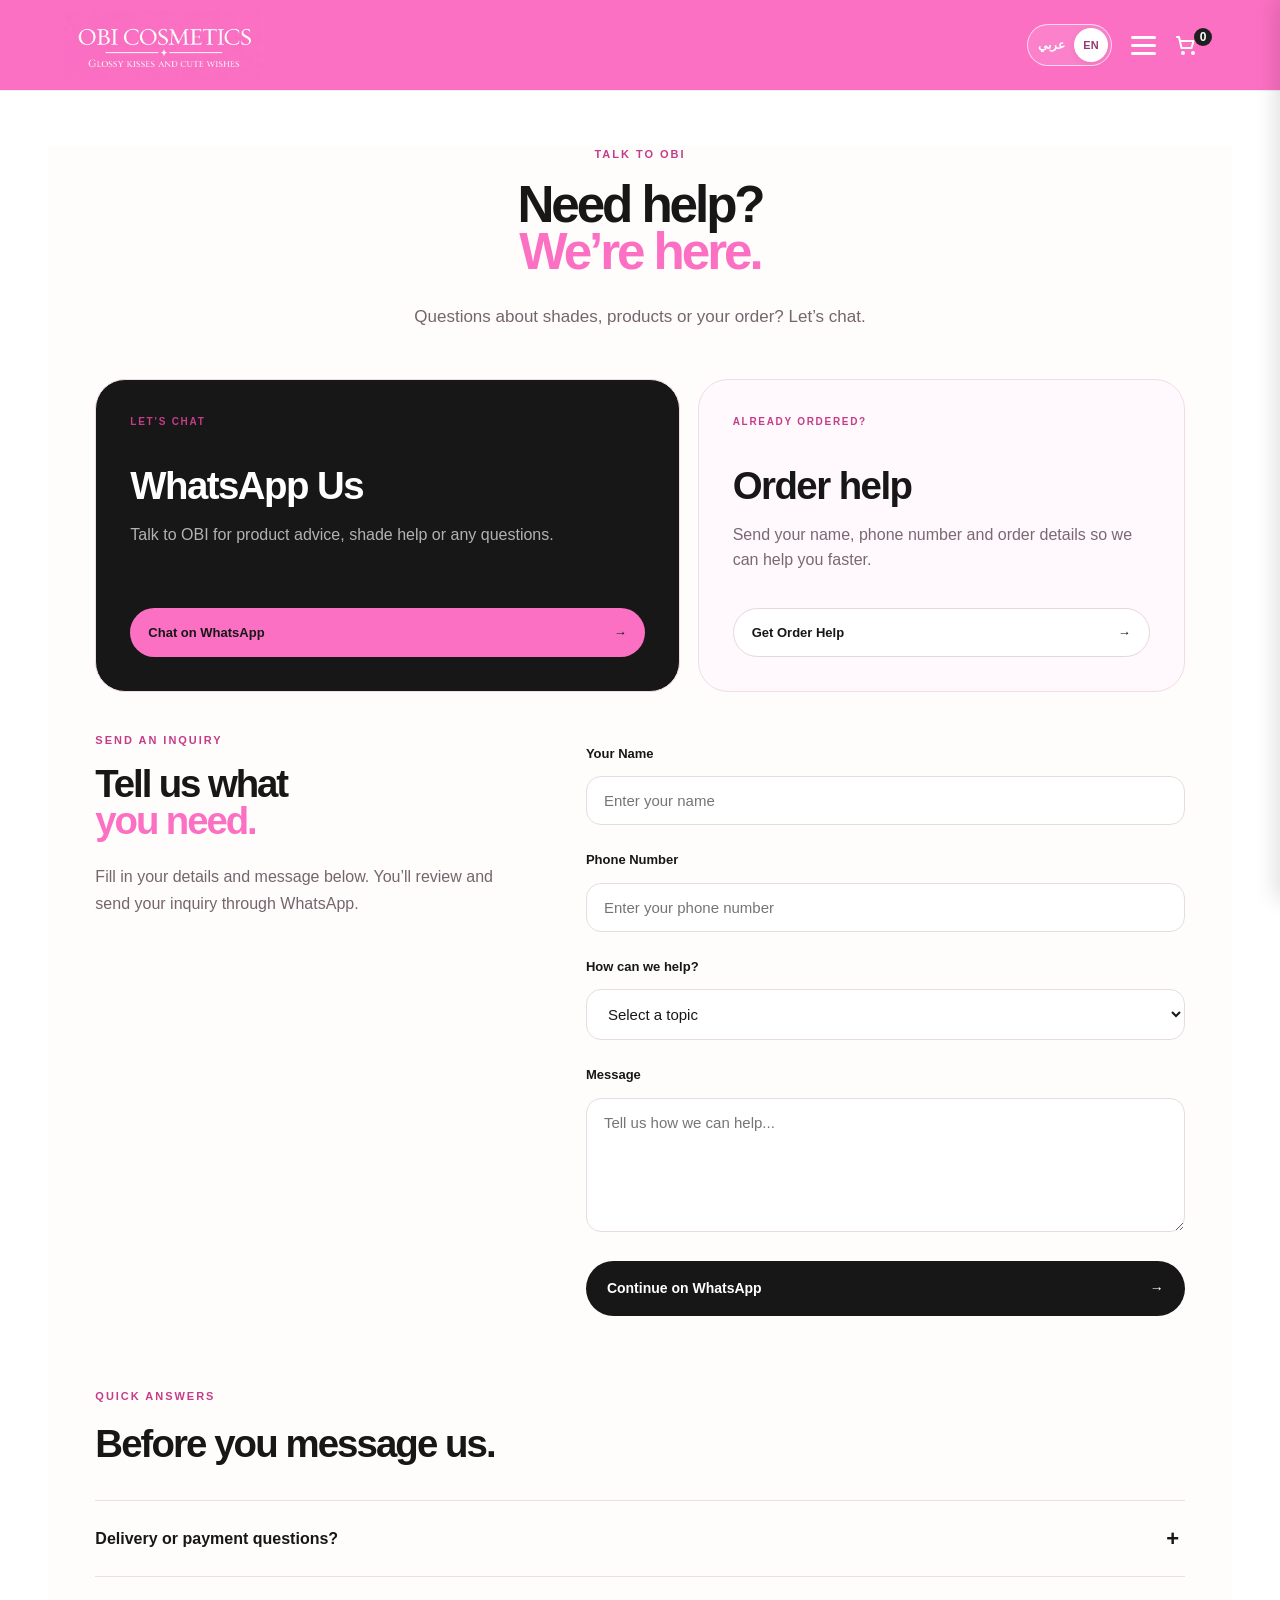
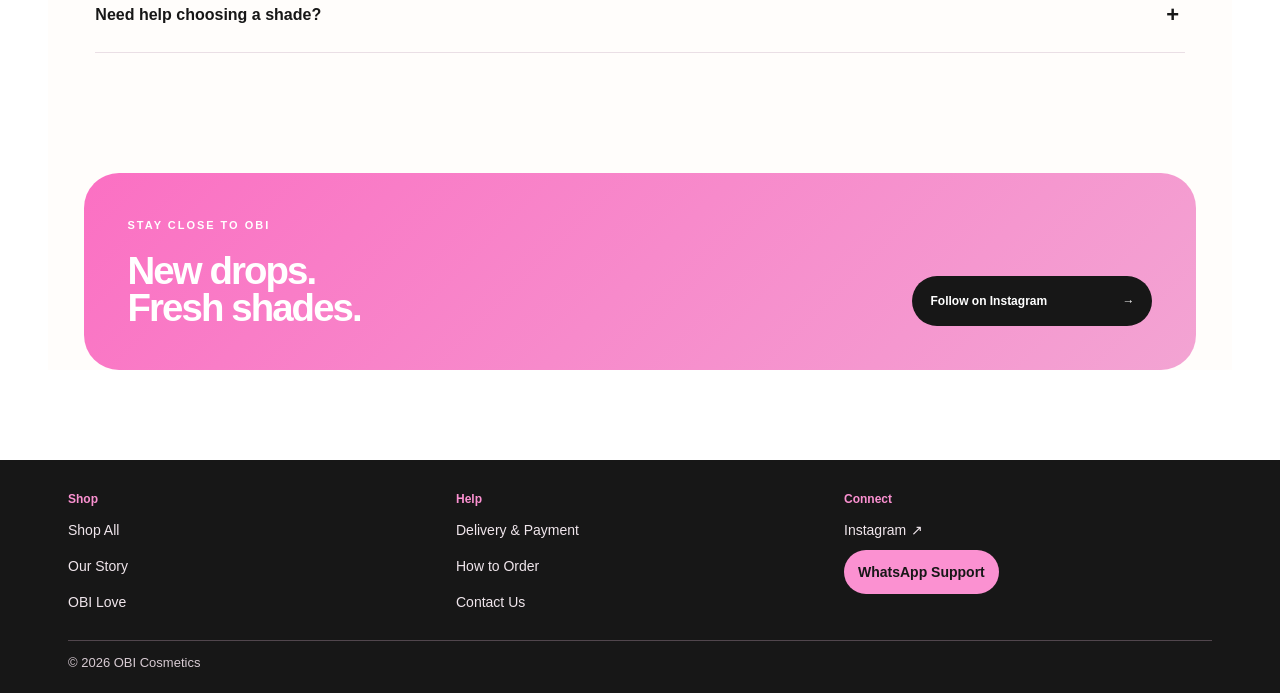
<file: contact.html>
<!DOCTYPE html>
<html lang="en">

<head>

    <meta charset="UTF-8">

    <meta
        name="viewport"
        content="width=device-width, initial-scale=1.0"
    >

    <title>Contact &amp; FAQ | OBI Cosmetics</title>
    <meta name="description" content="Contact OBI Cosmetics for product, shade, delivery or order support and find answers to frequently asked questions.">
    <link rel="canonical" href="https://obicosmetics.com/contact.html">
    <link rel="icon" type="image/png" sizes="144x144" href="images/brand/obi-favicon.png">

    <meta property="og:type" content="website">
    <meta property="og:site_name" content="OBI Cosmetics">
    <meta property="og:title" content="Contact &amp; FAQ | OBI Cosmetics">
    <meta property="og:description" content="Contact OBI Cosmetics for product, shade, delivery or order support and find answers to frequently asked questions.">
    <meta property="og:url" content="https://obicosmetics.com/contact.html">
    <meta property="og:image" content="https://obicosmetics.com/images/hero/Obi%20Cosmetics%20Mocha%20Brown%20Lipliner%20Ad.png">
    <meta property="og:image:alt" content="OBI Cosmetics">

    <meta name="twitter:card" content="summary_large_image">
    <meta name="twitter:title" content="Contact &amp; FAQ | OBI Cosmetics">
    <meta name="twitter:description" content="Contact OBI Cosmetics for product, shade, delivery or order support and find answers to frequently asked questions.">
    <meta name="twitter:image" content="https://obicosmetics.com/images/hero/Obi%20Cosmetics%20Mocha%20Brown%20Lipliner%20Ad.png">

    <link
        rel="stylesheet"
        href="style.css"
    >

<link rel="stylesheet" href="favourites.css">
<link rel="stylesheet" href="language.css">
<script src="language-init.js"></script>
</head>


<body>


    <header>
    <nav class="navbar">

        <a href="index.html" class="logo">
            <img
                src="images/brand/obi-wordmark.jpeg"
                alt="Obi Cosmetics"
                class="brand-wordmark"
            >
        </a>

        <div class="nav-actions">

            <button
                id="menu-button"
                class="menu-button"
                type="button"
                aria-label="Open navigation menu"
                aria-expanded="false"
            >
                <span></span>
                <span></span>
                <span></span>
            </button>

            <button
                id="open-cart-button"
                class="cart-button"
                type="button"
                aria-label="Open shopping cart"
            >

                <svg
                    class="cart-icon"
                    viewBox="0 0 24 24"
                    fill="none"
                    stroke="currentColor"
                    stroke-width="2"
                    stroke-linecap="round"
                    stroke-linejoin="round"
                    aria-hidden="true"
                >
                    <circle cx="9" cy="20" r="1"></circle>
                    <circle cx="19" cy="20" r="1"></circle>
                    <path d="M3 4h2l2.5 11h10l2-7H7"></path>
                </svg>

                <span
                    id="cart-count"
                    class="cart-count"
                >
                    0
                </span>

            </button>

        </div>

   </nav>

<div id="mobile-menu" class="mobile-menu" role="navigation" aria-label="Main navigation">
    <div class="shop-menu-group">
        <button id="shop-menu-button" class="shop-menu-button" type="button" aria-expanded="false" aria-controls="shop-submenu">
            <span>Shop</span><span aria-hidden="true">+</span>
        </button>
        <div id="shop-submenu" class="shop-submenu">
            <a href="shop.html">Shop All</a>
            <a href="shop.html?category=lip-gloss">Lip Glosses</a>
            <a href="shop.html?category=lip-oil">Lip Oils</a>
            <a href="shop.html?category=lip-liner">Lip Liners</a>
            <a href="shop.html?category=blush">Blush</a>
            <a href="shop.html?category=liquid-lipstick">Liquid Lipsticks</a>
            <a href="shop.html?category=body-care">Body Care</a>
            <a href="shop.html?category=hair-care">Hair Care</a>
        </div>
    </div>
    <a href="shop.html?favourites=1">Favourites <span class="favourites-menu-count" data-favourites-count>0</span></a>
    <a href="about.html">About OBI</a>
    <a href="obi-love.html">OBI Love</a>
    <div class="menu-support-links" role="group" aria-label="Help and information">
        <a href="delivery.html">Delivery &amp; Payment</a>
        <a href="contact.html">Contact Us</a>
    </div>
</div>

</header>

<main class="contact-page">
    <section class="contact-hero">
        <p class="contact-eyebrow">TALK TO OBI</p>
        <h1>Need help? <span>We&rsquo;re here.</span></h1>
        <p class="contact-hero-text">Questions about shades, products or your order? Let&rsquo;s chat.</p>
    </section>

    <section class="contact-options" aria-label="Contact options">
        <article class="contact-option-card contact-option-primary">
            <span class="contact-option-label">LET&rsquo;S CHAT</span>
            <h2>WhatsApp Us</h2>
            <p>Talk to OBI for product advice, shade help or any questions.</p>
            <button id="contact-whatsapp-button" class="contact-card-button" type="button">Chat on WhatsApp <span aria-hidden="true">&rarr;</span></button>
        </article>
        <article class="contact-option-card">
            <span class="contact-option-label">ALREADY ORDERED?</span>
            <h2>Order help</h2>
            <p>Send your name, phone number and order details so we can help you faster.</p>
            <button id="order-help-button" class="contact-card-button contact-card-button-light" type="button">Get Order Help <span aria-hidden="true">&rarr;</span></button>
        </article>
    </section>

    <section class="contact-form-section" aria-labelledby="inquiry-heading">
        <div class="contact-form-intro">
            <p class="contact-eyebrow">SEND AN INQUIRY</p>
            <h2 id="inquiry-heading">Tell us what <span>you need.</span></h2>
            <p>Fill in your details and message below. You&rsquo;ll review and send your inquiry through WhatsApp.</p>
        </div>
                <form id="contact-form" class="contact-form">

            <label for="contact-name">
                Your Name
            </label>

            <input
                id="contact-name"
                type="text"
                required
                autocomplete="name"
                placeholder="Enter your name"
            >


            <label for="contact-phone">
                Phone Number
            </label>

            <input
                id="contact-phone"
                type="tel"
                autocomplete="tel"
                placeholder="Enter your phone number"
            >


            <label for="contact-topic">
                How can we help?
            </label>

            <select
                id="contact-topic"
                required
            >

                <option value="">
                    Select a topic
                </option>

                <option value="Product question">
                    Product Question
                </option>

                <option value="Shade help">
                    Shade Help
                </option>

                <option value="Delivery question">
                    Delivery Question
                </option>

                <option value="Order help">
                    Order Help
                </option>

                <option value="Collaboration">
                    Collaboration
                </option>

                <option value="Other">
                    Other
                </option>

            </select>


            <label for="contact-message">
                Message
            </label>

            <textarea
                id="contact-message"
                rows="6"
                required
                placeholder="Tell us how we can help..."
            ></textarea>


            <button
                type="submit"
                class="contact-submit-button"
            >
                Continue on WhatsApp
                <span>→</span>
            </button>

        </form>
    </section>

    <section class="contact-faq">
        <div class="contact-section-heading">
            <p class="contact-eyebrow">QUICK ANSWERS</p>
            <h2>Before you message us.</h2>
        </div>
        <div class="contact-faq-list">
            <details>
                <summary>Delivery or payment questions? <span aria-hidden="true">+</span></summary>
                <p>Find delivery times, fees and payment options on our <a href="delivery.html">Delivery &amp; Payment page</a>.</p>
            </details>
            <details>
                <summary>Need help choosing a shade? <span aria-hidden="true">+</span></summary>
                <p>Send the product and shades you&rsquo;re considering through WhatsApp. We&rsquo;ll help you choose.</p>
            </details>
        </div>
    </section>

    <section class="contact-community">
        <div>
            <p class="contact-eyebrow">STAY CLOSE TO OBI</p>
            <h2>New drops. <span>Fresh shades.</span></h2>
        </div>
        <div class="contact-community-actions">
            <a href="https://www.instagram.com/obicorner/" class="contact-community-button" target="_blank" rel="noopener noreferrer">Follow on Instagram <span aria-hidden="true">&rarr;</span></a>
        </div>
    </section>
</main>

<!-- ========================================
     CART OVERLAY
========================================= -->

<div
    id="cart-overlay"
    class="cart-overlay"
></div>


<!-- ========================================
     CART DRAWER
========================================= -->

<aside
    id="cart-drawer"
    class="cart-drawer"
>

    <div class="cart-drawer-header">

        <h2>
            Your Cart
        </h2>


        <button
            id="close-cart-button"
            class="close-cart-button"
            type="button"
            aria-label="Close cart"
        >
            ×
        </button>

    </div>


    <div
        id="cart-items"
        class="cart-items"
    >
    </div>


    <div class="cart-drawer-footer">

        <div class="cart-subtotal">

            <span>
                Subtotal
            </span>

            <strong id="cart-subtotal">
                0
            </strong>

        </div>


        <button
            id="cart-checkout-button"
            class="cart-checkout-button"
            type="button"
        >
            Go to Checkout
        </button>


        <button
            id="continue-shopping-button"
            class="continue-shopping-button"
            type="button"
        >
            Go to Shop
        </button>

    </div>

</aside>

<footer class="obi-footer">
    <div class="obi-footer-inner">
        <nav class="obi-footer-links" aria-label="Footer navigation">
            <section class="obi-footer-column">
                <h2>Shop</h2>
                <a href="shop.html">Shop All</a>
                <a href="about.html">Our Story</a>
                <a href="obi-love.html">OBI Love</a>
            </section>
            <section class="obi-footer-column">
                <h2>Help</h2>
                <a href="delivery.html">Delivery &amp; Payment</a>
                <a href="index.html#obi-order">How to Order</a>
                <a href="contact.html">Contact Us</a>
            </section>
            <section class="obi-footer-column">
                <h2>Connect</h2>
                <a href="https://www.instagram.com/obicorner/" target="_blank" rel="noopener noreferrer">Instagram <span aria-hidden="true">↗</span></a>
                <a class="obi-whatsapp-button" href="https://wa.me/201515630587" target="_blank" rel="noopener noreferrer">WhatsApp Support</a>
            </section>
        </nav>
        <div class="obi-footer-bottom">
            <p>© 2026 OBI Cosmetics</p>
        </div>
    </div>
</footer>

<script src="products.js"></script>
<script src="favourites.js"></script>
<script src="market.js"></script>
<script src="menu.js"></script>
<script src="store.js"></script>
<script src="contact.js"></script>

<script src="motion.js"></script>
<script src="translations.js"></script>
<script src="language.js"></script>
</body>
</html>
</file>
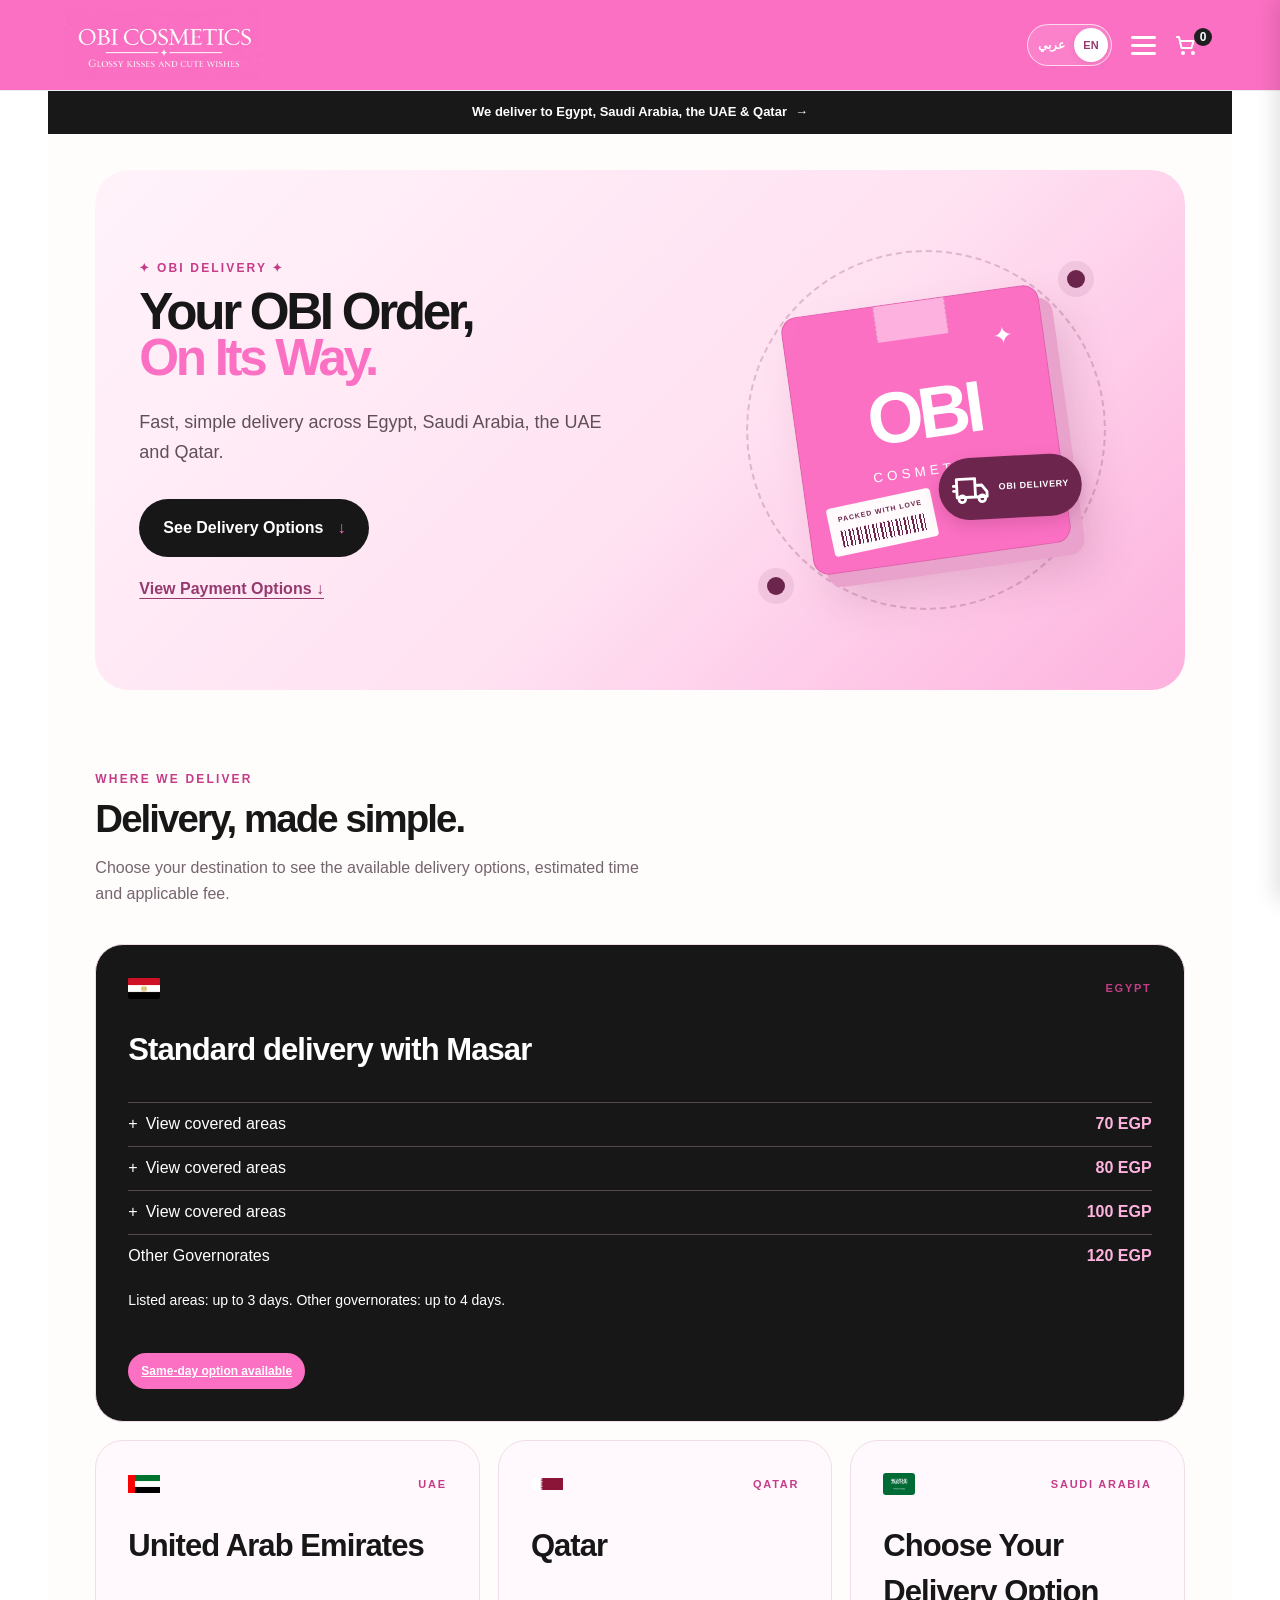
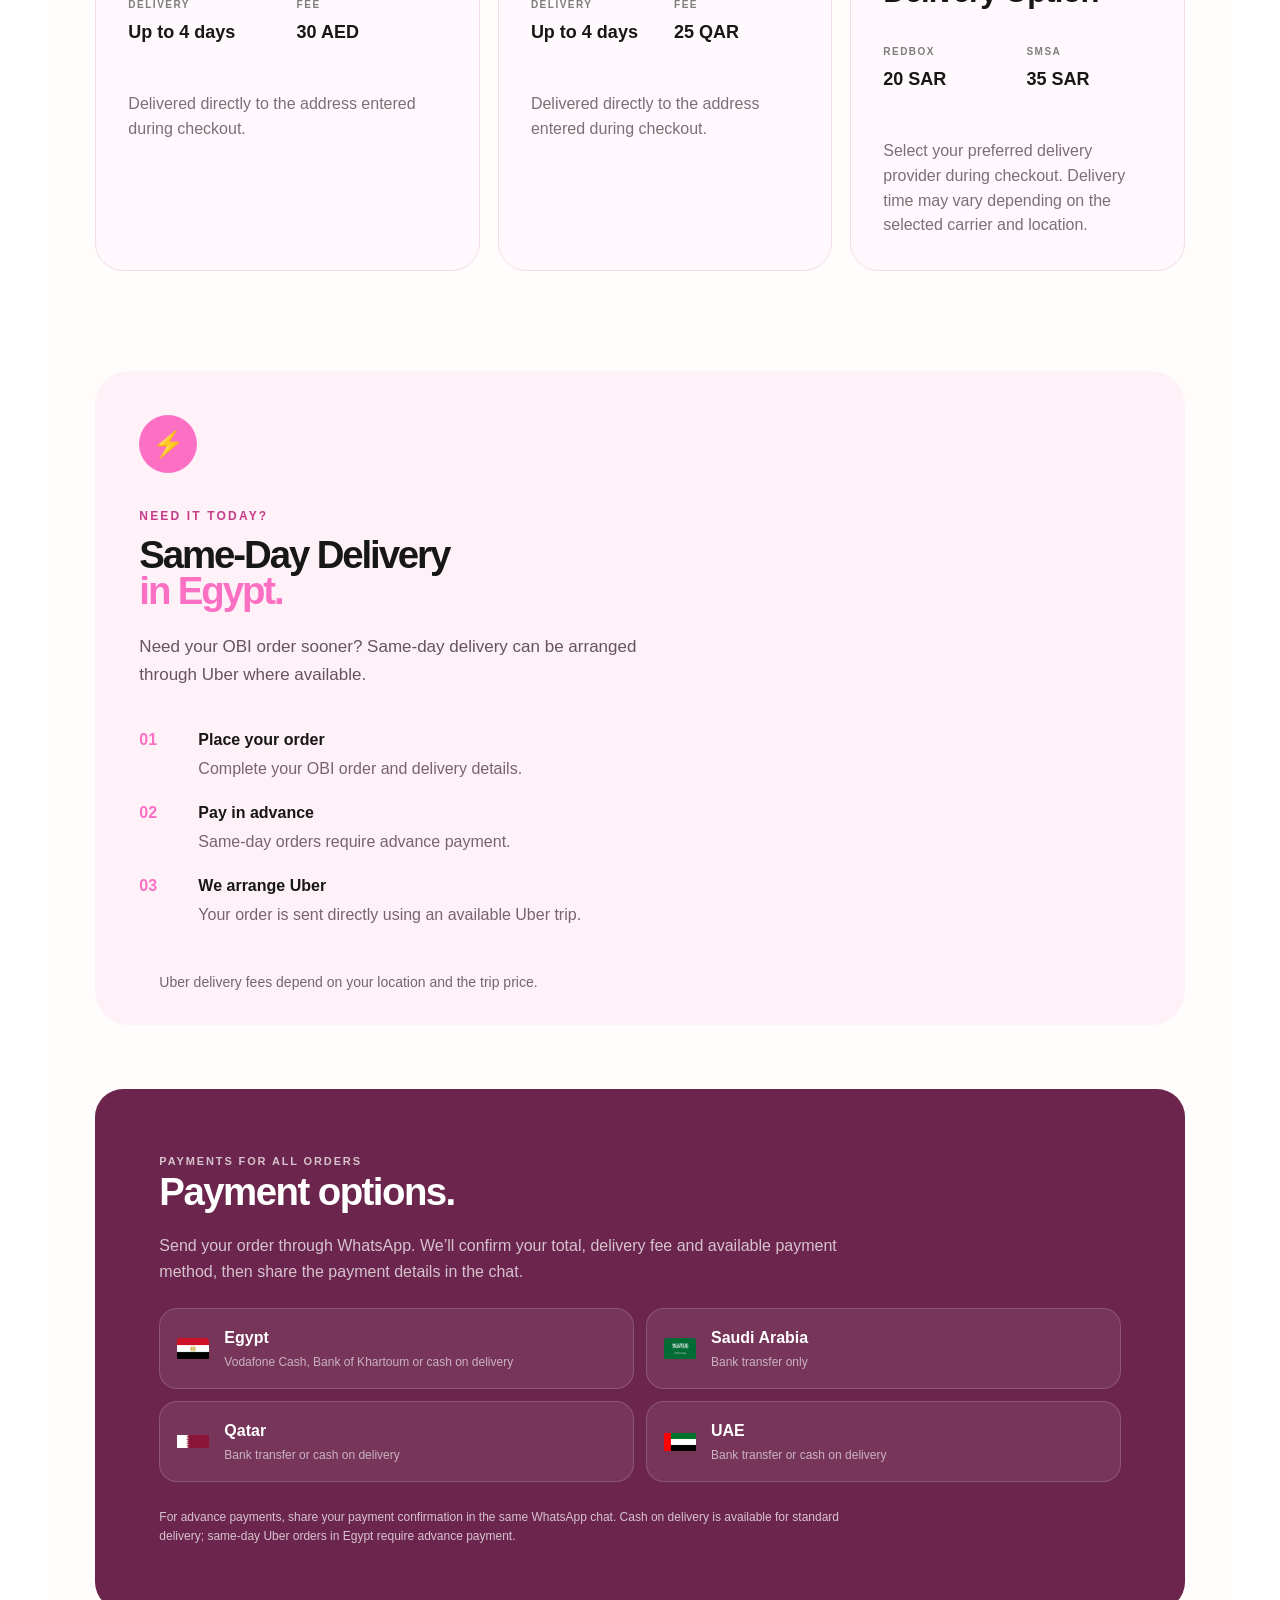
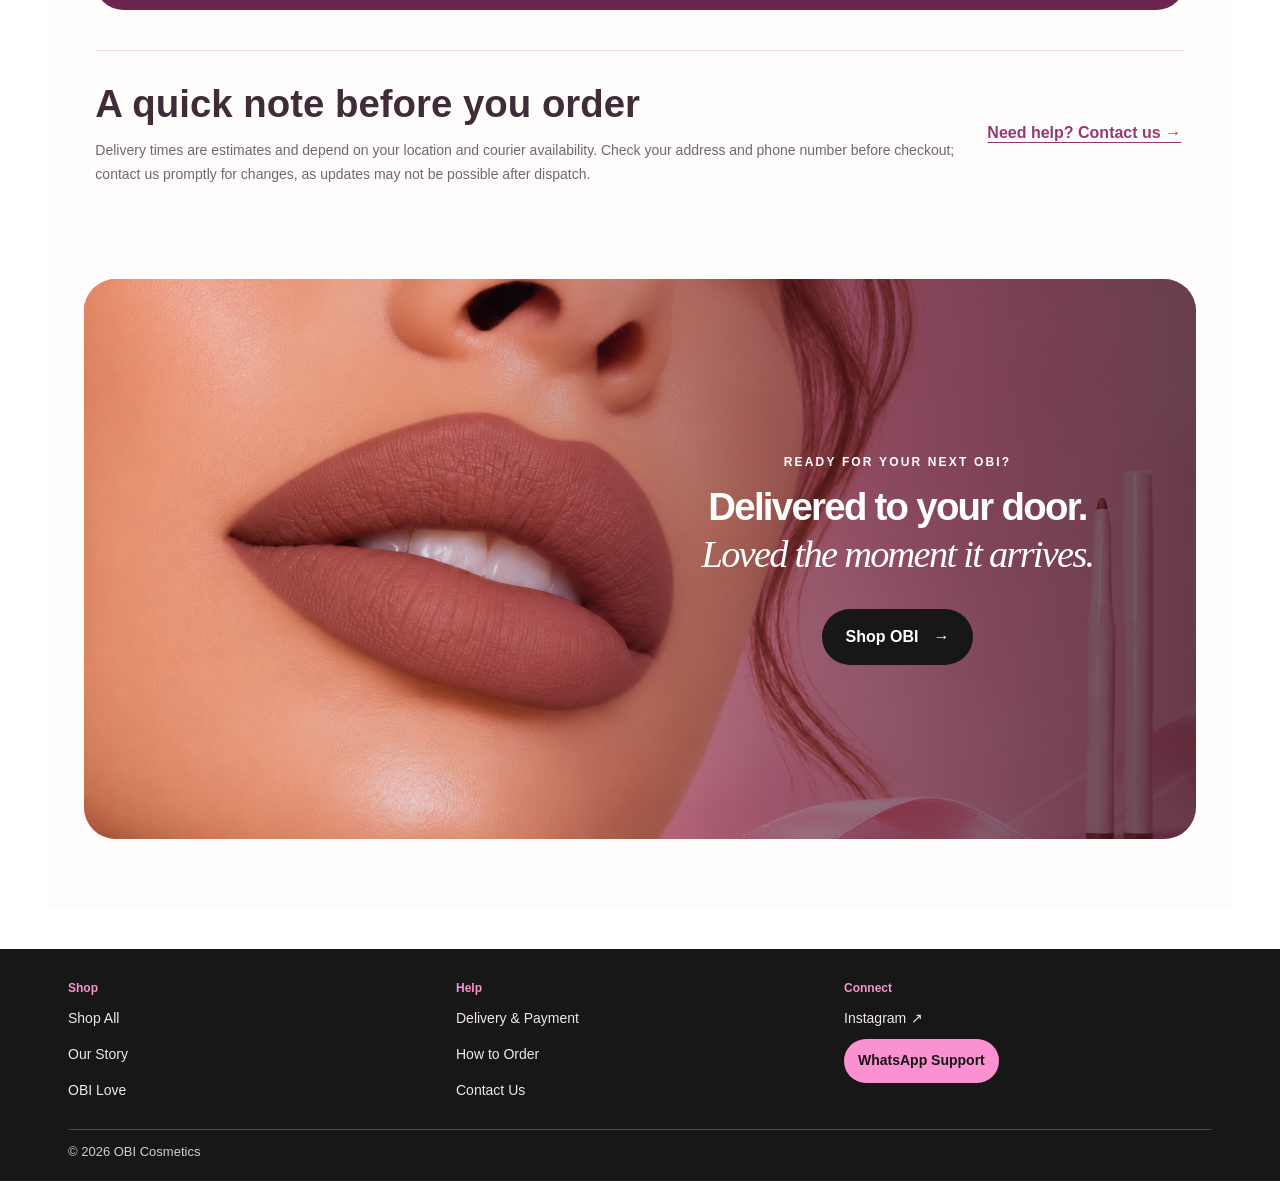
<file: delivery.html>
<!DOCTYPE html>
<html lang="en">

<head>

    <meta charset="UTF-8">

    <meta
        name="viewport"
        content="width=device-width, initial-scale=1.0"
    >

    <title>Delivery Information | OBI Cosmetics</title>
    <meta name="description" content="View OBI Cosmetics delivery options, fees and destination information for Egypt, Saudi Arabia, UAE and Qatar.">
    <link rel="canonical" href="https://obicosmetics.com/delivery.html">
    <link rel="icon" type="image/png" sizes="144x144" href="images/brand/obi-favicon.png">

    <meta property="og:type" content="website">
    <meta property="og:site_name" content="OBI Cosmetics">
    <meta property="og:title" content="Delivery Information | OBI Cosmetics">
    <meta property="og:description" content="View OBI Cosmetics delivery options, fees and destination information for Egypt, Saudi Arabia, UAE and Qatar.">
    <meta property="og:url" content="https://obicosmetics.com/delivery.html">
    <meta property="og:image" content="https://obicosmetics.com/images/hero/Obi%20Cosmetics%20Mocha%20Brown%20Lipliner%20Ad.png">
    <meta property="og:image:alt" content="OBI Cosmetics">

    <meta name="twitter:card" content="summary_large_image">
    <meta name="twitter:title" content="Delivery Information | OBI Cosmetics">
    <meta name="twitter:description" content="View OBI Cosmetics delivery options, fees and destination information for Egypt, Saudi Arabia, UAE and Qatar.">
    <meta name="twitter:image" content="https://obicosmetics.com/images/hero/Obi%20Cosmetics%20Mocha%20Brown%20Lipliner%20Ad.png">

    <link
        rel="stylesheet"
        href="style.css"
    >

<link rel="stylesheet" href="favourites.css">
<link rel="stylesheet" href="language.css">
<script src="language-init.js"></script>
</head>



<body>

<a class="obi-announcement" href="delivery.html">
    <span class="obi-announcement-message">We deliver to Egypt, Saudi Arabia, the UAE &amp; Qatar</span>
    <span class="obi-announcement-arrow" aria-hidden="true">&rarr;</span>
</a>
    <!-- ========================================
         HEADER
    ========================================= -->

    <header>

        <nav class="navbar">


            <!-- LOGO -->

            <a
              href="index.html"
              class="logo"
            >

               <img
                  src="images/brand/obi-wordmark.jpeg"
                  alt="Obi Cosmetics"
                  class="brand-wordmark"
                >

            </a>

            <!-- HEADER ACTIONS -->

            <div class="nav-actions">

    <!-- MENU BUTTON -->

    <button
        id="menu-button"
        class="menu-button"
        type="button"
        aria-label="Open navigation menu"
        aria-expanded="false"
    >
        <span></span>
        <span></span>
        <span></span>
    </button>


    <!-- CART BUTTON -->

    <button
        id="open-cart-button"
        class="cart-button"
        type="button"
        aria-label="Open shopping cart"
    >

        <svg
            class="cart-icon"
            viewBox="0 0 24 24"
            fill="none"
            stroke="currentColor"
            stroke-width="2"
            stroke-linecap="round"
            stroke-linejoin="round"
            aria-hidden="true"
        >
            <circle cx="9" cy="20" r="1"></circle>
            <circle cx="19" cy="20" r="1"></circle>
            <path d="M3 4h2l2.5 11h10l2-7H7"></path>
        </svg>

        <span
            id="cart-count"
            class="cart-count"
        >
            0
        </span>

    </button>

</div>

        </nav>



        <!-- ========================================
             DROPDOWN MENU
        ========================================= -->

        <div id="mobile-menu" class="mobile-menu" role="navigation" aria-label="Main navigation">
    <div class="shop-menu-group">
        <button id="shop-menu-button" class="shop-menu-button" type="button" aria-expanded="false" aria-controls="shop-submenu">
            <span>Shop</span><span aria-hidden="true">+</span>
        </button>
        <div id="shop-submenu" class="shop-submenu">
            <a href="shop.html">Shop All</a>
            <a href="shop.html?category=lip-gloss">Lip Glosses</a>
            <a href="shop.html?category=lip-oil">Lip Oils</a>
            <a href="shop.html?category=lip-liner">Lip Liners</a>
            <a href="shop.html?category=blush">Blush</a>
            <a href="shop.html?category=liquid-lipstick">Liquid Lipsticks</a>
            <a href="shop.html?category=body-care">Body Care</a>
            <a href="shop.html?category=hair-care">Hair Care</a>
        </div>
    </div>
    <a href="shop.html?favourites=1">Favourites <span class="favourites-menu-count" data-favourites-count>0</span></a>
    <a href="about.html">About OBI</a>
    <a href="obi-love.html">OBI Love</a>
    <div class="menu-support-links" role="group" aria-label="Help and information">
        <a href="delivery.html">Delivery &amp; Payment</a>
        <a href="contact.html">Contact Us</a>
    </div>
</div>

    </header>


<main class="delivery-page">

    <!-- ========================================
         DELIVERY HERO
    ========================================= -->

    <section class="delivery-hero">

        <div class="delivery-hero-content">

            <p class="delivery-eyebrow">
                ✦ OBI DELIVERY ✦
            </p>

            <h1>
                Your OBI Order,
                <span>On Its Way.</span>
            </h1>

            <p class="delivery-hero-text">
    Fast, simple delivery across Egypt,
    Saudi Arabia, the UAE and Qatar.
</p>

            <a
                href="#delivery-options"
                class="delivery-hero-button"
            >
                See Delivery Options
                <span>↓</span>
            </a>

            <a href="#payment-options" class="order-payment-jump">View Payment Options &darr;</a>

        </div>


        <div class="delivery-hero-art">

            <div class="delivery-package">

                <span class="delivery-package-tape" aria-hidden="true"></span>

                <span class="delivery-package-star" aria-hidden="true">&#10022;</span>

                <strong>
                    OBI
                </strong>

                <small>
                    COSMETICS
                </small>

                <span class="delivery-shipping-label" aria-hidden="true">
                    <span>PACKED WITH LOVE</span>
                    <span class="delivery-barcode"></span>
                </span>

                <span class="delivery-parcel-badge">
                    <svg viewBox="0 0 24 24" fill="none" stroke="currentColor" stroke-width="1.7" stroke-linecap="round" stroke-linejoin="round" aria-hidden="true">
                        <path d="M3 6h11v11H3zM14 10h4l3 4v3h-7M3 10H1M3 13H1"></path>
                        <circle cx="6" cy="18" r="2"></circle>
                        <circle cx="18" cy="18" r="2"></circle>
                    </svg>
                    OBI DELIVERY
                </span>

            </div>

            <div class="delivery-route-line"></div>

            <div class="delivery-route-dot dot-one"></div>
            <div class="delivery-route-dot dot-two"></div>

        </div>

    </section>



    <!-- ========================================
         DELIVERY OPTIONS
    ========================================= -->

    <section
        class="delivery-options-section"
        id="delivery-options"
    >

        <div class="delivery-section-heading">

            <p class="delivery-eyebrow">
                WHERE WE DELIVER
            </p>

            <h2>
                Delivery, made simple.
            </h2>

           <p>
    Choose your destination to see the
    available delivery options, estimated
    time and applicable fee.
</p>

        </div>


        <div class="delivery-country-grid">


            <!-- EGYPT -->

            <article class="delivery-country-card featured egypt-delivery-card">
                <div class="delivery-country-top">
                    <img src="images/flags/egypt.webp" alt="Egypt flag" class="delivery-flag-image">
                    <span class="delivery-country-label">EGYPT</span>
                </div>
                <h3>Standard delivery with Masar</h3>
                <div class="egypt-delivery-rates" id="egypt-delivery-rates"></div>
                <p class="egypt-delivery-estimate">Listed areas: up to 3 days. Other governorates: up to 4 days.</p>
                <a class="delivery-card-badge" href="#same-day-delivery">Same-day option available</a>
            </article>

            <!-- UAE -->

            <article class="delivery-country-card">

                <div class="delivery-country-top">

                    <img src="images/flags/uae.webp" alt="UAE flag" class="delivery-flag-image">

                    <span class="delivery-country-label">
                        UAE
                    </span>

                </div>


                <h3>
                    United Arab Emirates
                </h3>


                <div class="delivery-country-details">

                    <div>

                        <span class="delivery-detail-label">
                            DELIVERY
                        </span>

                        <strong>
                            Up to 4 days
                        </strong>

                    </div>


                    <div>

                        <span class="delivery-detail-label">
                            FEE
                        </span>

                        <strong>
                            30 AED
                        </strong>

                    </div>

                </div>


                <p class="delivery-card-note">
                    Delivered directly to the address
                    entered during checkout.
                </p>

            </article>



            <!-- QATAR -->

            <article class="delivery-country-card">

                <div class="delivery-country-top">

                    <img src="images/flags/qatar.webp" alt="Qatar flag" class="delivery-flag-image">

                    <span class="delivery-country-label">
                        QATAR
                    </span>

                </div>


                <h3>
                    Qatar
                </h3>


                <div class="delivery-country-details">

                    <div>

                        <span class="delivery-detail-label">
                            DELIVERY
                        </span>

                        <strong>
                            Up to 4 days
                        </strong>

                    </div>


                    <div>

                        <span class="delivery-detail-label">
                            FEE
                        </span>

                        <strong>
                            25 QAR
                        </strong>

                    </div>

                </div>


                <p class="delivery-card-note">
                    Delivered directly to the address
                    entered during checkout.
                </p>

            </article>

<article class="delivery-country-card">

    <div class="delivery-country-top">

        <img
            src="images/flags/ksa.webp"
            alt="Saudi Arabia flag"
            class="delivery-flag-image"
        >

        <span class="delivery-country-label">
            SAUDI ARABIA
        </span>

    </div>


    <h3>
        Choose Your Delivery Option
    </h3>


    <div class="delivery-country-details">

        <div>

            <span class="delivery-detail-label">
                REDBOX
            </span>

            <strong>
                20 SAR
            </strong>

        </div>


        <div>

            <span class="delivery-detail-label">
                SMSA
            </span>

            <strong>
                35 SAR
            </strong>

        </div>

    </div>


    <p class="delivery-card-note">
        Select your preferred delivery provider
        during checkout. Delivery time may vary
        depending on the selected carrier and location.
    </p>

</article>
        </div>

    </section>

<!-- SAUDI ARABIA -->



    <!-- ========================================
         SAME DAY EGYPT
    ========================================= -->

    <section class="same-day-section" id="same-day-delivery">

        <div class="same-day-content">

            <div class="same-day-icon">
                ⚡
            </div>


            <p class="delivery-eyebrow">
                NEED IT TODAY?
            </p>


            <h2>
                Same-Day Delivery
                <span>in Egypt.</span>
            </h2>


            <p class="same-day-description">
                Need your OBI order sooner?
                Same-day delivery can be arranged
                through Uber where available.
            </p>


            <div class="same-day-features">

                <div class="same-day-feature">

                    <span>
                        01
                    </span>

                    <div>

                        <strong>
                            Place your order
                        </strong>

                        <p>
                            Complete your OBI order
                            and delivery details.
                        </p>

                    </div>

                </div>


                <div class="same-day-feature">

                    <span>
                        02
                    </span>

                    <div>

                        <strong>
                            Pay in advance
                        </strong>

                        <p>
                            Same-day orders require
                            advance payment.
                        </p>

                    </div>

                </div>


                <div class="same-day-feature">

                    <span>
                        03
                    </span>

                    <div>

                        <strong>
                            We arrange Uber
                        </strong>

                        <p>
                            Your order is sent directly
                            using an available Uber trip.
                        </p>

                    </div>

                </div>

            </div>

        </div>



        <p class="same-day-fee-note">Uber delivery fees depend on your location and the trip price.</p>
    </section>

    <section class="same-day-payment order-payment-summary" id="payment-options" aria-labelledby="payment-heading">
            <p class="same-day-payment-label">PAYMENTS FOR ALL ORDERS</p>
            <h2 id="payment-heading">Payment options.</h2>
            <p>Send your order through WhatsApp. We&rsquo;ll confirm your total, delivery fee and available payment method, then share the payment details in the chat.</p>

            <div class="same-day-payment-methods">
                <div class="payment-method">
                    <img src="images/flags/egypt.webp" alt="Egypt flag" class="delivery-flag-image">
                    <div><strong>Egypt</strong><span>Vodafone Cash, Bank of Khartoum or cash on delivery</span></div>
                </div>
                <div class="payment-method">
                    <img src="images/flags/ksa.webp" alt="Saudi Arabia flag" class="delivery-flag-image">
                    <div><strong>Saudi Arabia</strong><span>Bank transfer only</span></div>
                </div>
                <div class="payment-method">
                    <img src="images/flags/qatar.webp" alt="Qatar flag" class="delivery-flag-image">
                    <div><strong>Qatar</strong><span>Bank transfer or cash on delivery</span></div>
                </div>
                <div class="payment-method">
                    <img src="images/flags/uae.webp" alt="UAE flag" class="delivery-flag-image">
                    <div><strong>UAE</strong><span>Bank transfer or cash on delivery</span></div>
                </div>
            </div>
            <p class="same-day-small-note">For advance payments, share your payment confirmation in the same WhatsApp chat. Cash on delivery is available for standard delivery; same-day Uber orders in Egypt require advance payment.</p>
    </section>

    <section class="delivery-essentials" aria-label="Before you order">
        <div>
            <h2>A quick note before you order</h2>
            <p>Delivery times are estimates and depend on your location and courier availability. Check your address and phone number before checkout; contact us promptly for changes, as updates may not be possible after dispatch.</p>
        </div>
        <a href="contact.html">Need help? Contact us <span aria-hidden="true">&rarr;</span></a>
    </section>

<section class="delivery-final-cta">

    <img
        src="images/hero/delivery-final-cta.webp"
        alt="Obi Cosmetics delivery campaign"
        class="delivery-final-cta-image"
    >

    <div class="delivery-final-cta-overlay"></div>


    <div class="delivery-final-cta-content">

        <p class="delivery-final-eyebrow">
            READY FOR YOUR NEXT OBI?
        </p>

        <h2>
            Delivered to your door.
            <span>
                Loved the moment it arrives.
            </span>
        </h2>

        <a
            href="shop.html"
            class="delivery-final-button"
        >
            Shop OBI

            <span>
                →
            </span>
        </a>

    </div>

</section>

</main>


<!-- ========================================
     CART OVERLAY
========================================= -->

<div
    id="cart-overlay"
    class="cart-overlay"
></div>


<!-- ========================================
     CART DRAWER
========================================= -->

<aside
    id="cart-drawer"
    class="cart-drawer"
>

    <div class="cart-drawer-header">

        <h2>
            Your Cart
        </h2>


        <button
            id="close-cart-button"
            class="close-cart-button"
            type="button"
            aria-label="Close cart"
        >
            ×
        </button>

    </div>


    <div
        id="cart-items"
        class="cart-items"
    >
    </div>


    <div class="cart-drawer-footer">

        <div class="cart-subtotal">

            <span>
                Subtotal
            </span>

            <strong id="cart-subtotal">
                0
            </strong>

        </div>


        <button
            id="cart-checkout-button"
            class="cart-checkout-button"
            type="button"
        >
            Go to Checkout
        </button>


        <button
            id="continue-shopping-button"
            class="continue-shopping-button"
            type="button"
        >
            Go to Shop
        </button>

    </div>

</aside>



<!-- ========================================
     FOOTER
========================================= -->

<footer class="obi-footer">
    <div class="obi-footer-inner">
        <nav class="obi-footer-links" aria-label="Footer navigation">
            <section class="obi-footer-column">
                <h2>Shop</h2>
                <a href="shop.html">Shop All</a>
                <a href="about.html">Our Story</a>
                <a href="obi-love.html">OBI Love</a>
            </section>
            <section class="obi-footer-column">
                <h2>Help</h2>
                <a href="delivery.html">Delivery &amp; Payment</a>
                <a href="index.html#obi-order">How to Order</a>
                <a href="contact.html">Contact Us</a>
            </section>
            <section class="obi-footer-column">
                <h2>Connect</h2>
                <a href="https://www.instagram.com/obicorner/" target="_blank" rel="noopener noreferrer">Instagram <span aria-hidden="true">↗</span></a>
                <a class="obi-whatsapp-button" href="https://wa.me/201515630587" target="_blank" rel="noopener noreferrer">WhatsApp Support</a>
            </section>
        </nav>
        <div class="obi-footer-bottom">
            <p>© 2026 OBI Cosmetics</p>
        </div>
    </div>
</footer>



<!-- ========================================
     JAVASCRIPT
========================================= -->

<script src="products.js"></script>
<script src="favourites.js"></script>
<script src="market.js"></script>
<script src="delivery.js"></script>
<script src="menu.js"></script>
<script src="store.js"></script>


<script src="motion.js"></script>
<script src="translations.js"></script>
<script src="language.js"></script>
</body>
</html>
</file>
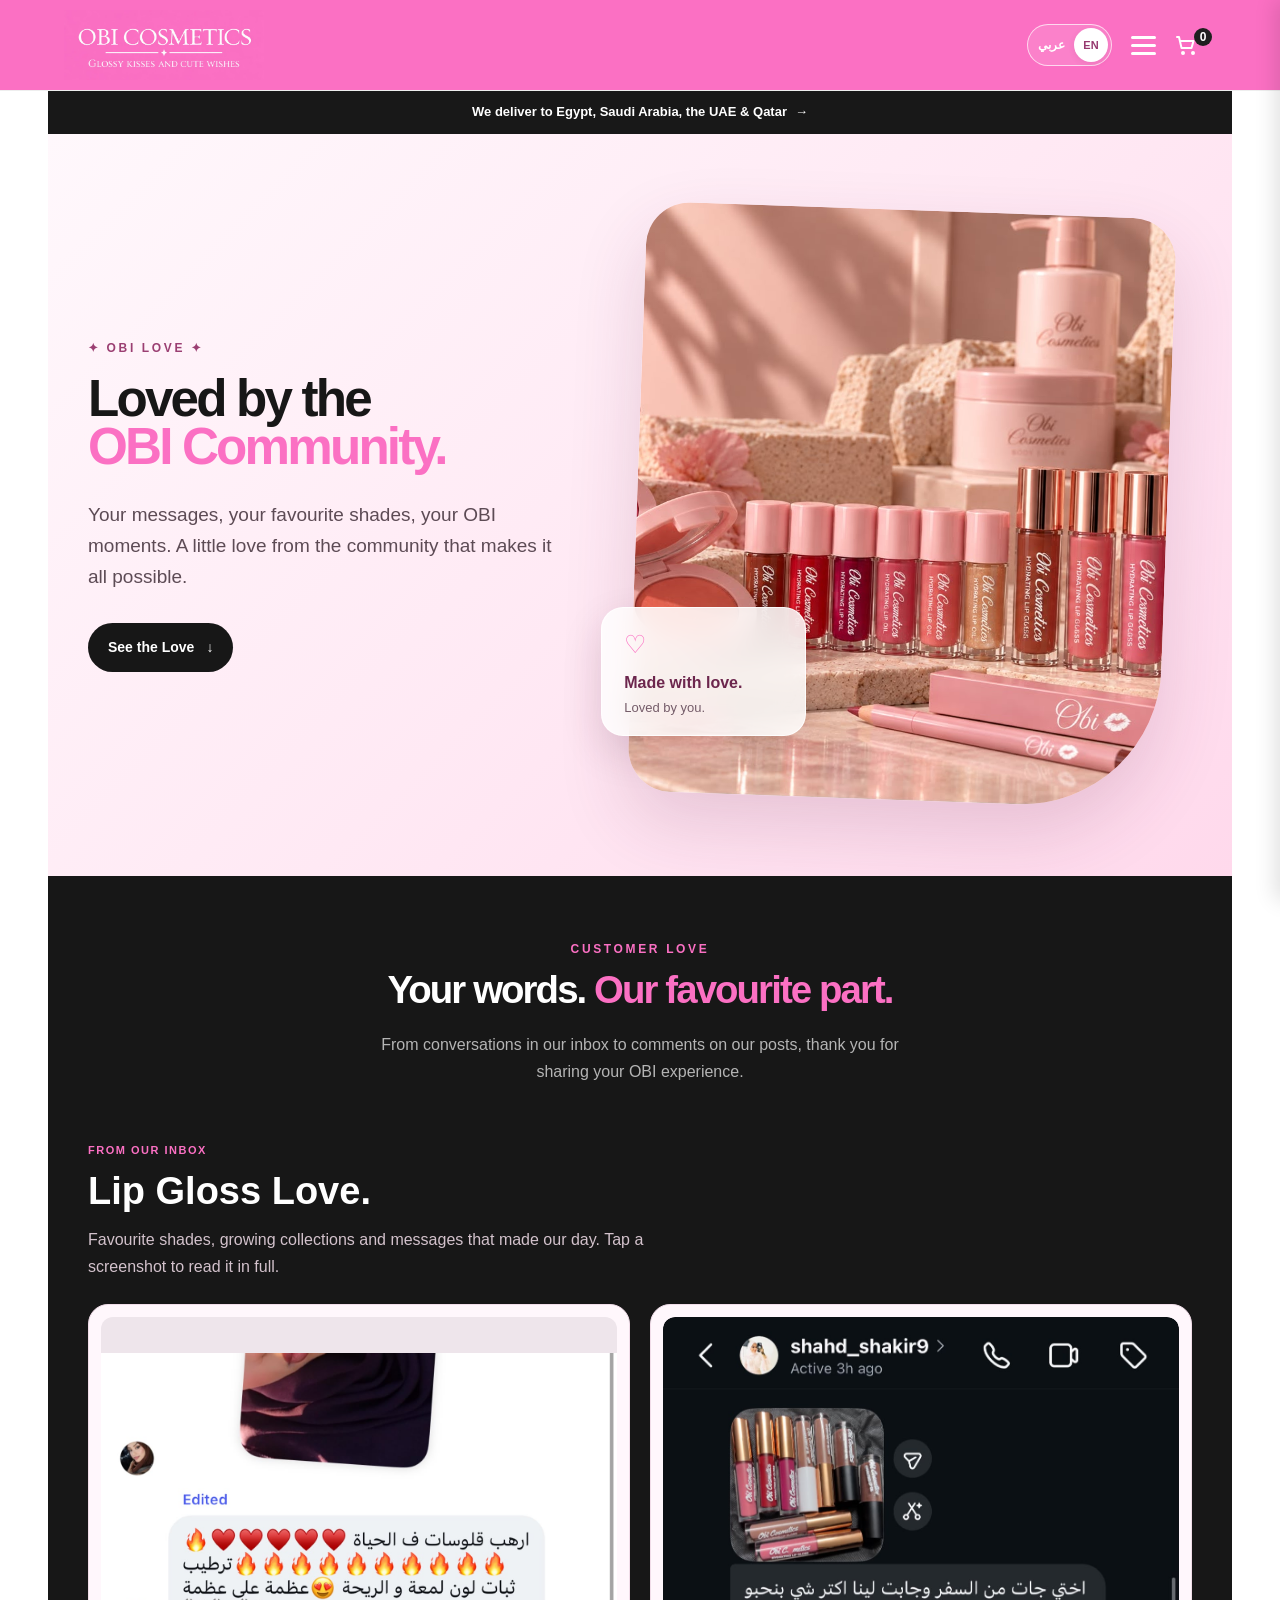
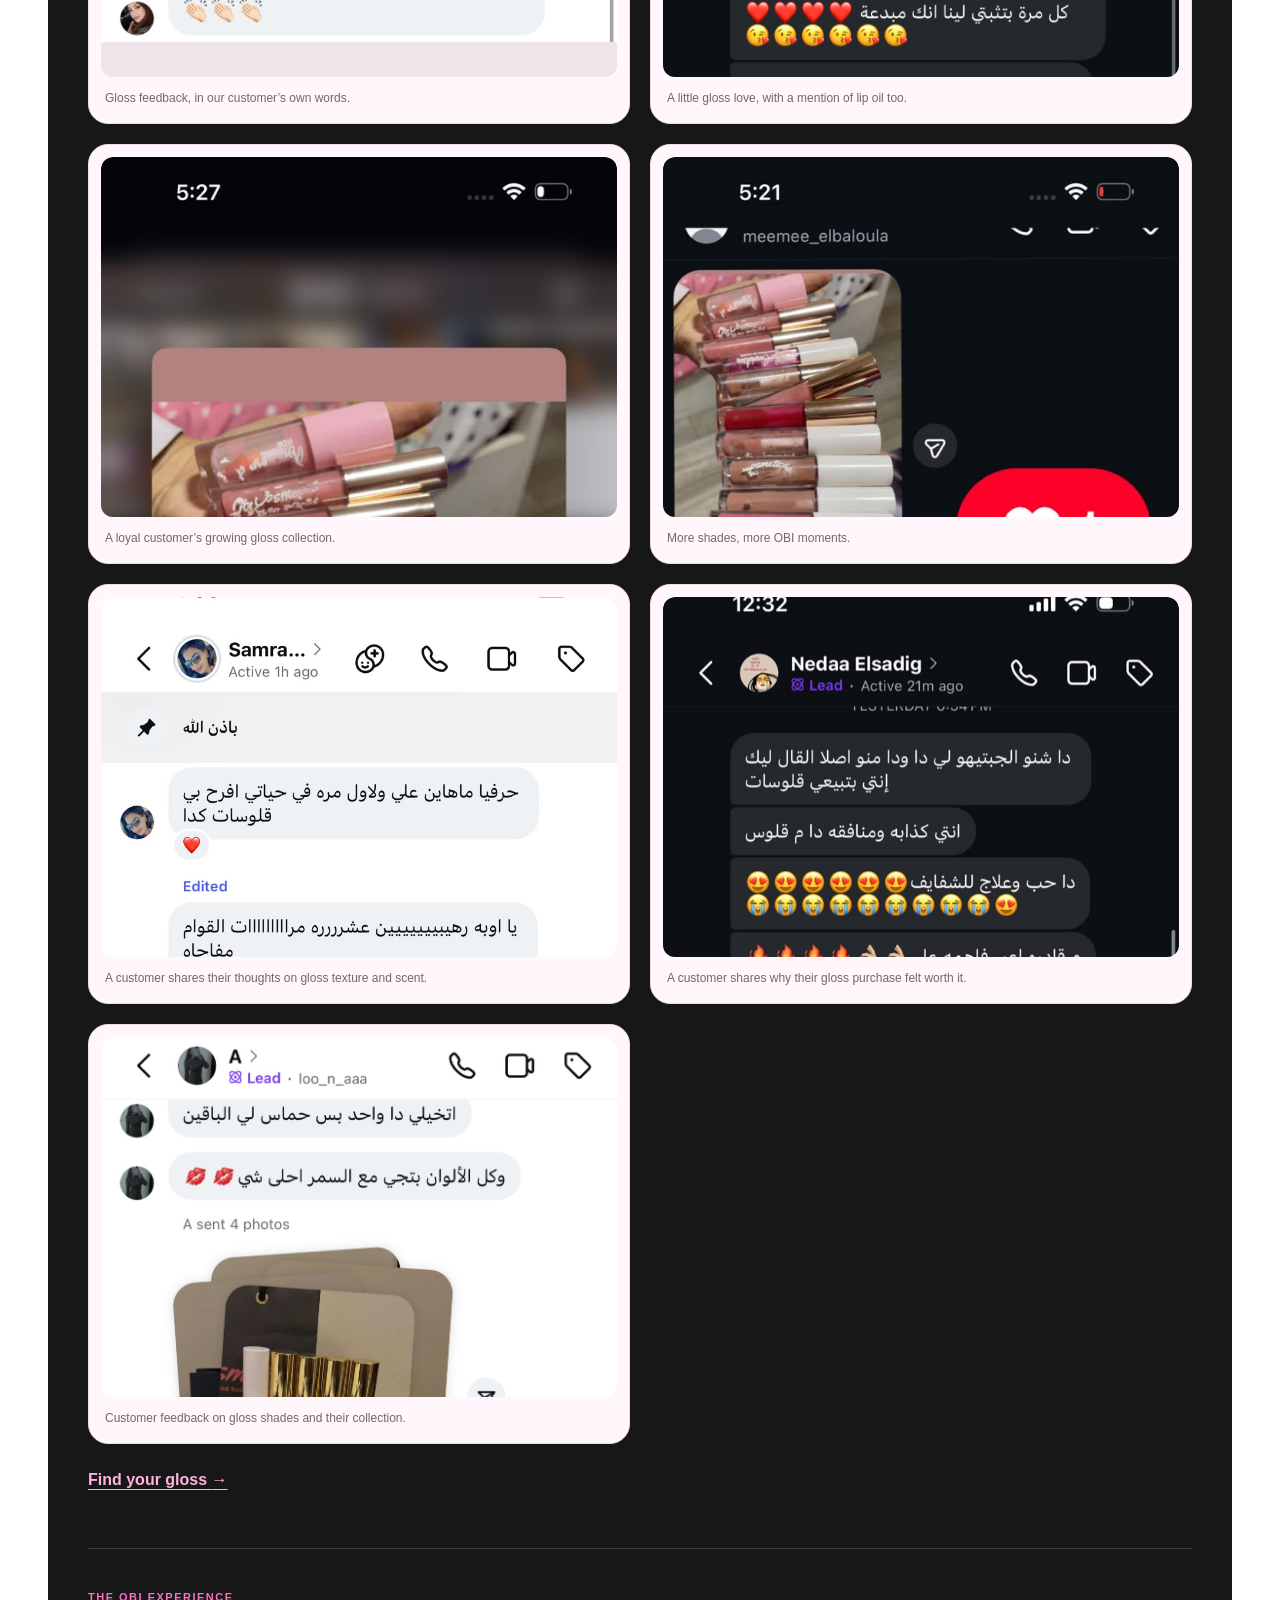
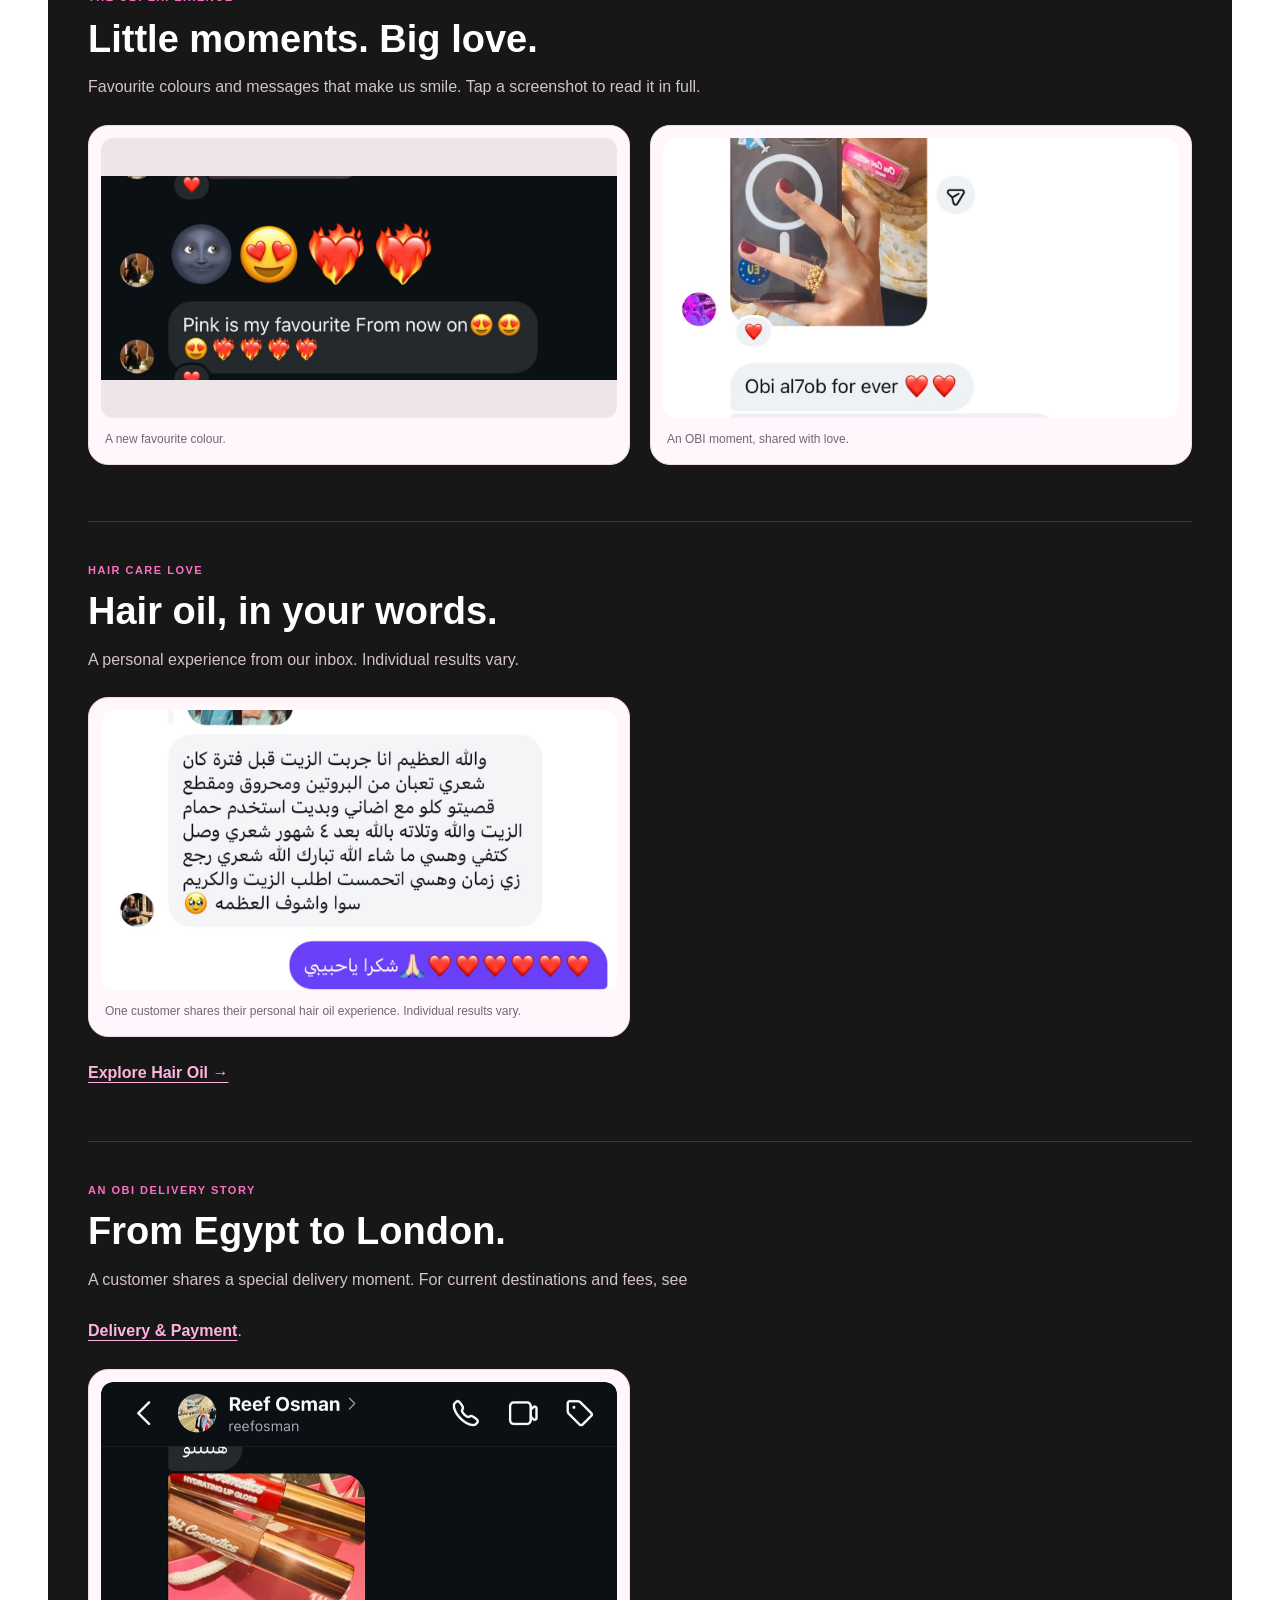
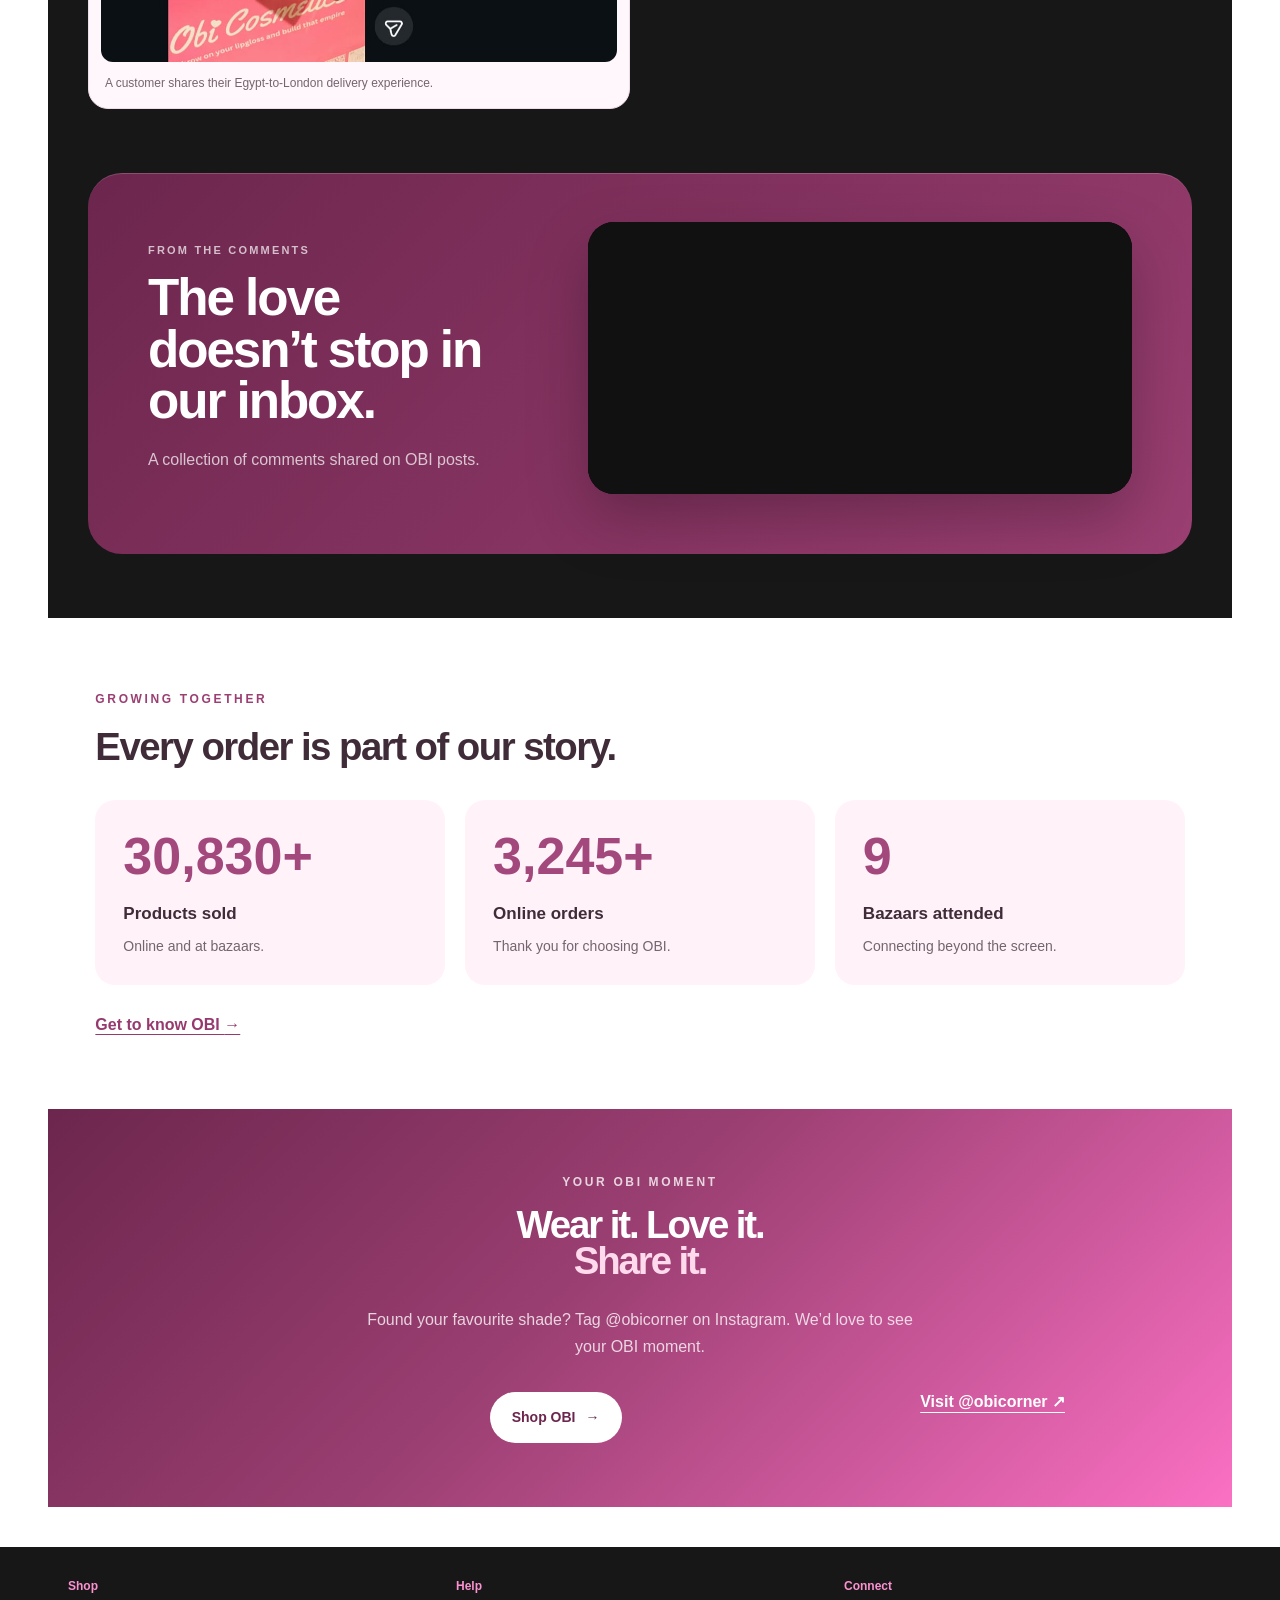
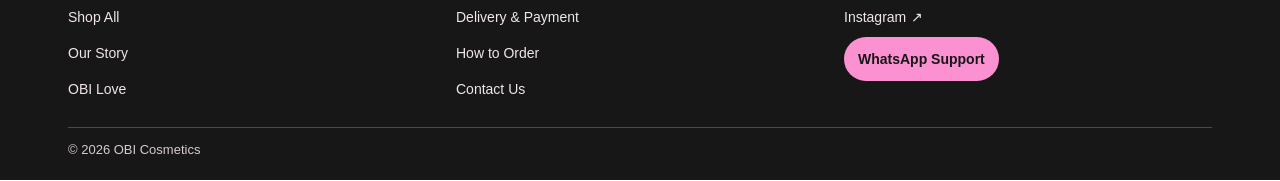
<file: obi-love.html>
<!DOCTYPE html>
<html lang="en">

<head>

    <meta charset="UTF-8">

    <meta
        name="viewport"
        content="width=device-width, initial-scale=1.0"
    >

    <title>OBI Love | OBI Cosmetics</title>
    <meta name="description" content="Explore OBI Love and discover more from the OBI Cosmetics beauty community and brand experience.">
    <link rel="canonical" href="https://obicosmetics.com/obi-love.html">
    <link rel="icon" type="image/png" sizes="144x144" href="images/brand/obi-favicon.png">

    <meta property="og:type" content="website">
    <meta property="og:site_name" content="OBI Cosmetics">
    <meta property="og:title" content="OBI Love | OBI Cosmetics">
    <meta property="og:description" content="Explore OBI Love and discover more from the OBI Cosmetics beauty community and brand experience.">
    <meta property="og:url" content="https://obicosmetics.com/obi-love.html">
    <meta property="og:image" content="https://obicosmetics.com/images/hero/Obi%20Cosmetics%20Mocha%20Brown%20Lipliner%20Ad.png">
    <meta property="og:image:alt" content="OBI Cosmetics">

    <meta name="twitter:card" content="summary_large_image">
    <meta name="twitter:title" content="OBI Love | OBI Cosmetics">
    <meta name="twitter:description" content="Explore OBI Love and discover more from the OBI Cosmetics beauty community and brand experience.">
    <meta name="twitter:image" content="https://obicosmetics.com/images/hero/Obi%20Cosmetics%20Mocha%20Brown%20Lipliner%20Ad.png">

    <link
        rel="stylesheet"
        href="style.css"
    >

<link rel="stylesheet" href="reviews.css">
<link rel="stylesheet" href="favourites.css">
<link rel="stylesheet" href="language.css">
<script src="language-init.js"></script>
</head>



<body>

<a class="obi-announcement" href="delivery.html">
    <span class="obi-announcement-message">We deliver to Egypt, Saudi Arabia, the UAE &amp; Qatar</span>
    <span class="obi-announcement-arrow" aria-hidden="true">&rarr;</span>
</a>
    <!-- ========================================
         HEADER
    ========================================= -->

    <header>

        <nav class="navbar">


            <!-- LOGO -->

            <a
              href="index.html"
              class="logo"
            >

               <img
                  src="images/brand/obi-wordmark.jpeg"
                  alt="Obi Cosmetics"
                  class="brand-wordmark"
                >

            </a>

            <!-- HEADER ACTIONS -->

            <div class="nav-actions">

    <!-- MENU BUTTON -->

    <button
        id="menu-button"
        class="menu-button"
        type="button"
        aria-label="Open navigation menu"
        aria-expanded="false"
    >
        <span></span>
        <span></span>
        <span></span>
    </button>


    <!-- CART BUTTON -->

    <button
        id="open-cart-button"
        class="cart-button"
        type="button"
        aria-label="Open shopping cart"
    >

        <svg
            class="cart-icon"
            viewBox="0 0 24 24"
            fill="none"
            stroke="currentColor"
            stroke-width="2"
            stroke-linecap="round"
            stroke-linejoin="round"
            aria-hidden="true"
        >
            <circle cx="9" cy="20" r="1"></circle>
            <circle cx="19" cy="20" r="1"></circle>
            <path d="M3 4h2l2.5 11h10l2-7H7"></path>
        </svg>

        <span
            id="cart-count"
            class="cart-count"
        >
            0
        </span>

    </button>

</div>

        </nav>



        <!-- ========================================
             DROPDOWN MENU
        ========================================= -->

        <div id="mobile-menu" class="mobile-menu" role="navigation" aria-label="Main navigation">
    <div class="shop-menu-group">
        <button id="shop-menu-button" class="shop-menu-button" type="button" aria-expanded="false" aria-controls="shop-submenu">
            <span>Shop</span><span aria-hidden="true">+</span>
        </button>
        <div id="shop-submenu" class="shop-submenu">
            <a href="shop.html">Shop All</a>

<a href="shop.html?category=lip-gloss">Lip Glosses</a>
            <a href="shop.html?category=lip-oil">Lip Oils</a>
            <a href="shop.html?category=lip-liner">Lip Liners</a>
            <a href="shop.html?category=blush">Blush</a>
            <a href="shop.html?category=liquid-lipstick">Liquid Lipsticks</a>
            <a href="shop.html?category=body-care">Body Care</a>
            <a href="shop.html?category=hair-care">Hair Care</a>
        </div>
    </div>
    <a href="shop.html?favourites=1">Favourites <span class="favourites-menu-count" data-favourites-count>0</span></a>
    <a href="about.html">About OBI</a>
    <a href="obi-love.html">OBI Love</a>
    <div class="menu-support-links" role="group" aria-label="Help and information">
        <a href="delivery.html">Delivery &amp; Payment</a>
        <a href="contact.html">Contact Us</a>
    </div>
</div>

    </header>


<!-- ========================================
     OBI LOVE HERO
========================================= -->
<main class="obi-love-page">
<section class="obi-love-hero">

    <div class="obi-love-hero-inner">

        <div class="obi-love-hero-copy">

            <p class="obi-love-eyebrow">
                ✦ OBI LOVE ✦
            </p>

            <h1>
                Loved by the
                <span>OBI Community.</span>
            </h1>

            <p class="obi-love-intro">
                Your messages, your favourite shades, your OBI moments.
                A little love from the community that makes it all possible.
            </p>

            <a
                href="#customer-love"
                class="obi-love-button"
            >
                See the Love
                <span>↓</span>
            </a>

        </div>


        <div class="obi-love-hero-visual">

            <div class="obi-love-photo-card">

                <img
                    src="images/brand/meet-obi.webp"
                    alt="Obi Cosmetics collection"
                >

            </div>


            <div class="obi-love-floating-card">

                <span class="obi-love-heart">
                    ♡
                </span>

                <strong>
                    Made with love.
                </strong>

                <span>
                    Loved by you.
                </span>

            </div>

        </div>

    </div>

</section>

<section class="obi-reviews-section" id="customer-love" aria-labelledby="customer-love-heading">
    <div class="obi-reviews-inner">
        <div class="obi-reviews-heading">
            <p class="obi-reviews-eyebrow">CUSTOMER LOVE</p>
            <h2 id="customer-love-heading">Your words. <span>Our favourite part.</span></h2>
            <p>From conversations in our inbox to comments on our posts, thank you for sharing your OBI experience.</p>
        </div>

        <section class="obi-chat-reviews" aria-labelledby="chat-reviews-heading">
            <div class="obi-love-section-label">
                <p>FROM OUR INBOX</p>
                <h3 id="chat-reviews-heading">Lip Gloss Love.</h3>
                <p>Favourite shades, growing collections and messages that made our day. Tap a screenshot to read it in full.</p>
            </div>
            <div class="obi-chat-gallery obi-gloss-gallery">
                <figure>
                    <a href="images/reviews/gloss-customer-feedback.jpeg" target="_blank" rel="noopener" aria-label="Open lip gloss customer feedback screenshot">
                        <img src="images/reviews/gloss-customer-feedback.jpeg" alt="Customer message in Arabic praising OBI gloss hydration, colour, shine and scent" loading="lazy" width="1280" height="717">
                    </a>
                    <figcaption>Gloss feedback, in our customer&rsquo;s own words.</figcaption>
                </figure>
                <figure>
                    <a href="images/reviews/gloss-and-lip-oil-feedback.jpeg" target="_blank" rel="noopener" aria-label="Open gloss and lip oil customer messages">
                        <img src="images/reviews/gloss-and-lip-oil-feedback.jpeg" alt="Customer shares their OBI collection and Arabic messages about glosses and lip oil" loading="lazy" width="1135" height="1280">
                    </a>
                    <figcaption>A little gloss love, with a mention of lip oil too.</figcaption>
                </figure>
                <figure>
                    <a href="images/reviews/gloss-loyal-customer.jpeg" target="_blank" rel="noopener" aria-label="Open loyal customer's gloss collection photo">
                        <img src="images/reviews/gloss-loyal-customer.jpeg" alt="Customer photo of an OBI lip gloss collection captioned Loyal customer" loading="lazy" width="591" height="1280">
                    </a>
                    <figcaption>A loyal customer&rsquo;s growing gloss collection.</figcaption>
                </figure>
                <figure>
                    <a href="images/reviews/gloss-collection-chat.jpeg" target="_blank" rel="noopener" aria-label="Open customer gloss collection conversation">
                        <img src="images/reviews/gloss-collection-chat.jpeg" alt="Instagram conversation sharing photos of a customer's OBI gloss collection" loading="lazy" width="591" height="1280">
                    </a>
                    <figcaption>More shades, more OBI moments.</figcaption>
                </figure>

<figure><a href="images/reviews/gloss-texture-scent.jpeg" target="_blank" rel="noopener" aria-label="Open customer review screenshot"><img src="images/reviews/gloss-texture-scent.jpeg" alt="A customer shares their thoughts on gloss texture and scent." loading="lazy"></a><figcaption>A customer shares their thoughts on gloss texture and scent.</figcaption></figure>
<figure><a href="images/reviews/gloss-value-feedback.jpeg" target="_blank" rel="noopener" aria-label="Open customer review screenshot"><img src="images/reviews/gloss-value-feedback.jpeg" alt="A customer shares why their gloss purchase felt worth it." loading="lazy"></a><figcaption>A customer shares why their gloss purchase felt worth it.</figcaption></figure>
<figure><a href="images/reviews/gloss-shades-feedback.jpeg" target="_blank" rel="noopener" aria-label="Open customer review screenshot"><img src="images/reviews/gloss-shades-feedback.jpeg" alt="Customer feedback on gloss shades and their collection." loading="lazy"></a><figcaption>Customer feedback on gloss shades and their collection.</figcaption></figure>
            </div>
            <a href="shop.html?category=lip-gloss" class="obi-gloss-shop-link">Find your gloss <span aria-hidden="true">&rarr;</span></a>
        </section>

        <section class="obi-chat-reviews obi-experience-reviews" aria-labelledby="experience-reviews-heading">
            <div class="obi-love-section-label">
                <p>THE OBI EXPERIENCE</p>
                <h3 id="experience-reviews-heading">Little moments. Big love.</h3>
                <p>Favourite colours and messages that make us smile. Tap a screenshot to read it in full.</p>
            </div>
            <div class="obi-chat-gallery obi-gloss-gallery">
                <figure>
                    <a href="images/reviews/obi-experience-pink-favourite.jpeg" target="_blank" rel="noopener" aria-label="Open customer message about their new favourite pink">
                        <img src="images/reviews/obi-experience-pink-favourite.jpeg" alt="Customer message saying Pink is my favourite from now on with heart reactions" loading="lazy" width="1280" height="506">
                    </a>
                    <figcaption>A new favourite colour.</figcaption>
                </figure>
                <figure>
                    <a href="images/reviews/obi-experience-customer-love.jpeg" target="_blank" rel="noopener" aria-label="Open customer OBI photo and messages">
                        <img src="images/reviews/obi-experience-customer-love.jpeg" alt="Customer photo with an OBI product and affectionate messages in Arabic and English" loading="lazy" width="1280" height="859">
                    </a>
                    <figcaption>An OBI moment, shared with love.</figcaption>
                </figure>
            </div>
        </section>

        <section class="obi-chat-reviews obi-experience-reviews" id="hair-oil-love" aria-labelledby="hair-oil-love-heading">
            <div class="obi-love-section-label"><p>HAIR CARE LOVE</p><h3 id="hair-oil-love-heading">Hair oil, in your words.</h3><p>A personal experience from our inbox. Individual results vary.</p></div>
            <div class="obi-chat-gallery obi-gloss-gallery">
<figure><a href="images/reviews/hair-oil-feedback.jpeg" target="_blank" rel="noopener" aria-label="Open customer review screenshot"><img src="images/reviews/hair-oil-feedback.jpeg" alt="One customer shares their personal hair oil experience. Individual results vary." loading="lazy"></a><figcaption>One customer shares their personal hair oil experience. Individual results vary.</figcaption></figure></div>
            <a href="shop.html?category=hair-care&amp;product=11" class="obi-gloss-shop-link">Explore Hair Oil &rarr;</a>
        </section>
        <section class="obi-chat-reviews obi-experience-reviews" aria-labelledby="delivery-love-heading">
            <div class="obi-love-section-label"><p>AN OBI DELIVERY STORY</p><h3 id="delivery-love-heading">From Egypt to London.</h3><p>A customer shares a special delivery moment. For current destinations and fees, see <a class="obi-gloss-shop-link" href="delivery.html">Delivery &amp; Payment</a>.</p></div>
            <div class="obi-chat-gallery obi-gloss-gallery">
<figure><a href="images/reviews/london-delivery-feedback.jpeg" target="_blank" rel="noopener" aria-label="Open customer review screenshot"><img src="images/reviews/london-delivery-feedback.jpeg" alt="A customer shares their Egypt-to-London delivery experience." loading="lazy"></a><figcaption>A customer shares their Egypt-to-London delivery experience.</figcaption></figure></div>
        </section>
        <div class="obi-review-video-section">
            <div class="obi-review-video-copy">
                <p class="obi-review-video-label">FROM THE COMMENTS</p>
                <h3>The love doesn&rsquo;t stop in our inbox.</h3>
                <p>A collection of comments shared on OBI posts.</p>
            </div>
            <div class="obi-review-video" role="img" aria-label="Customer comments on OBI posts">
                <video id="customer-love-video" autoplay muted loop playsinline inert disablepictureinpicture disableremoteplayback preload="auto">
                    <source src="videos/customer-love.mp4" type="video/mp4">
                    Your browser does not support this video.
                </video>
            </div>
        </div>
    </div>
</section>

<section class="obi-love-milestones" id="obi-numbers" aria-labelledby="milestones-heading">
    <div class="obi-love-milestones-heading">
        <p class="obi-love-eyebrow">GROWING TOGETHER</p>
        <h2 id="milestones-heading">Every order is part of our story.</h2>
    </div>
    <div class="obi-love-milestone-grid">
        <article><strong class="obi-counter" data-target="38000" data-suffix="+">38,000+</strong><h3>Products sold</h3><p>Online and at bazaars.</p></article>
        <article><strong class="obi-counter" data-target="4000" data-suffix="+">4,000+</strong><h3>Online orders</h3><p>Thank you for choosing OBI.</p></article>
        <article><strong class="obi-counter" data-target="12">12</strong><h3>Bazaars attended</h3><p>Connecting beyond the screen.</p></article>
    </div>
    <a class="obi-love-story-link" href="about.html">Get to know OBI <span aria-hidden="true">&rarr;</span></a>
</section>

<section class="obi-community-cta">
    <div class="obi-community-cta-inner">
        <p class="obi-community-eyebrow">YOUR OBI MOMENT</p>
        <h2>Wear it. Love it. <span>Share it.</span></h2>
        <p class="obi-community-text">Found your favourite shade? Tag @obicorner on Instagram. We&rsquo;d love to see your OBI moment.</p>
        <div class="obi-love-cta-actions">
            <a href="shop.html" class="obi-community-button">Shop OBI <span aria-hidden="true">&rarr;</span></a>
            <a href="https://www.instagram.com/obicorner/" target="_blank" rel="noopener noreferrer" class="obi-love-instagram-link">Visit @obicorner <span aria-hidden="true">&nearr;</span></a>
        </div>
    </div>
</section>
</main>


<!-- ========================================
     CART OVERLAY
========================================= -->

<div
    id="cart-overlay"
    class="cart-overlay"
></div>


<!-- ========================================
     CART DRAWER
========================================= -->

<aside
    id="cart-drawer"
    class="cart-drawer"
>

    <div class="cart-drawer-header">

        <h2>
            Your Cart
        </h2>

        <button
            id="close-cart-button"
            class="close-cart-button"
            type="button"
            aria-label="Close cart"
        >
            ×
        </button>

    </div>


    <div
        id="cart-items"
        class="cart-items"
    >
    </div>


    <div class="cart-drawer-footer">

        <div class="cart-subtotal">

            <span>
                Subtotal
            </span>

            <strong id="cart-subtotal">
                0
            </strong>

        </div>


        <button
            id="cart-checkout-button"
            class="cart-checkout-button"
            type="button"
        >
            Go to Checkout
        </button>


        <button
            id="continue-shopping-button"
            class="continue-shopping-button"
            type="button"
        >
          Go to Shop
        </button>

    </div>

</aside>


<!-- ========================================
     FOOTER
========================================= -->

<footer class="obi-footer">
    <div class="obi-footer-inner">
        <nav class="obi-footer-links" aria-label="Footer navigation">
            <section class="obi-footer-column">
                <h2>Shop</h2>
                <a href="shop.html">Shop All</a>
                <a href="about.html">Our Story</a>
                <a href="obi-love.html">OBI Love</a>
            </section>
            <section class="obi-footer-column">
                <h2>Help</h2>
                <a href="delivery.html">Delivery &amp; Payment</a>
                <a href="index.html#obi-order">How to Order</a>
                <a href="contact.html">Contact Us</a>
            </section>
            <section class="obi-footer-column">
                <h2>Connect</h2>
                <a href="https://www.instagram.com/obicorner/" target="_blank" rel="noopener noreferrer">Instagram <span aria-hidden="true">↗</span></a>
                <a class="obi-whatsapp-button" href="https://wa.me/201515630587" target="_blank" rel="noopener noreferrer">WhatsApp Support</a>
            </section>
        </nav>
        <div class="obi-footer-bottom">
            <p>© 2026 OBI Cosmetics</p>
        </div>
    </div>
</footer>


<!-- ========================================
     JAVASCRIPT
========================================= -->

<script src="products.js"></script>
<script src="favourites.js"></script>
<script src="market.js"></script>
<script src="menu.js"></script>
<script src="store.js"></script>
<script src="obi-love.js"></script>


<script src="reviews.js"></script>
<script src="motion.js"></script>
<script src="translations.js"></script>
<script src="language.js"></script>
</body>
</html>
</file>
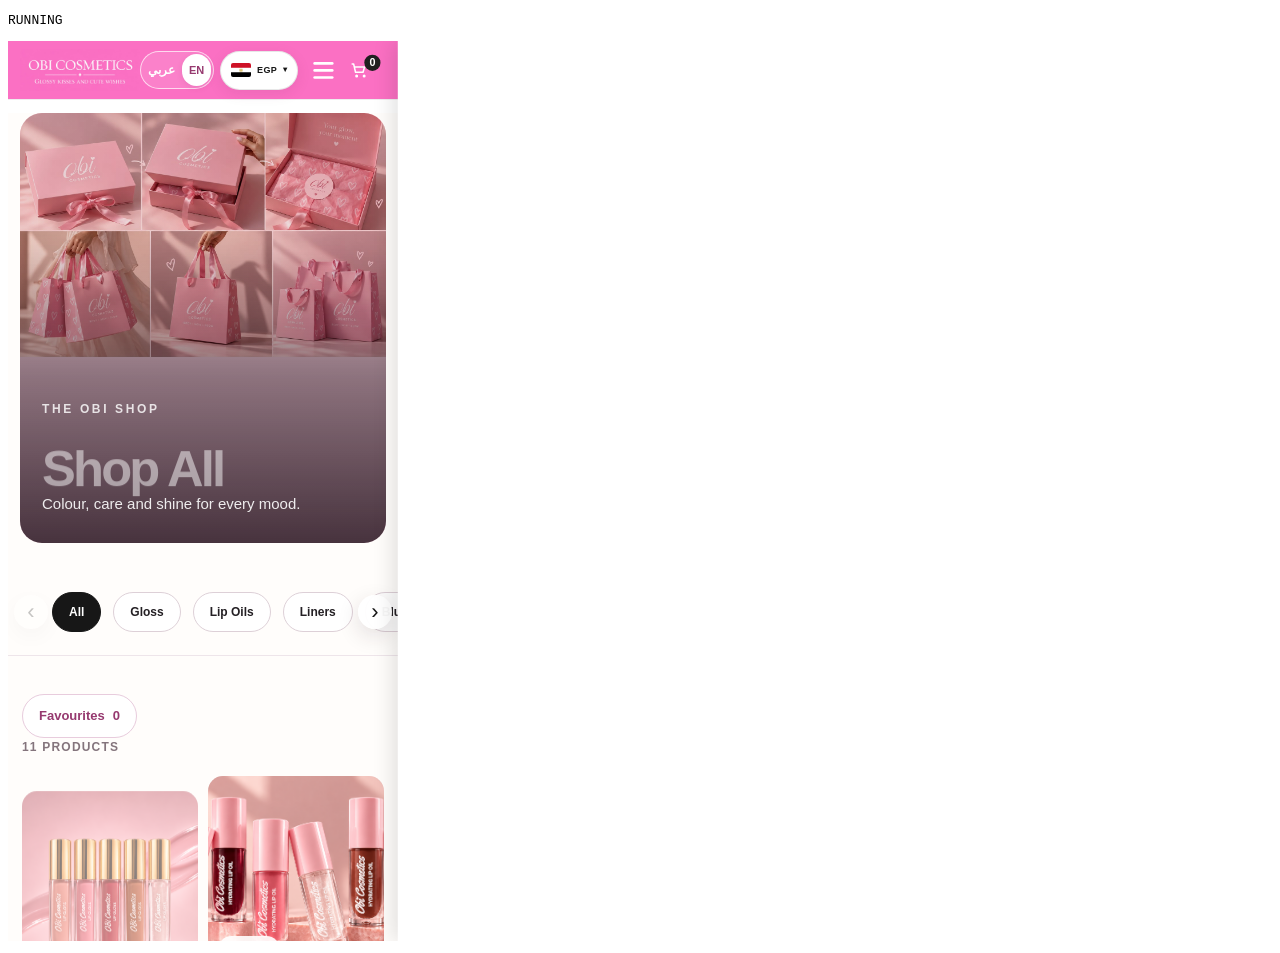
<file: tests/browser-audit.html>
<!doctype html><meta charset="utf-8"><title>OBI local browser audit</title>
<pre id="report">RUNNING</pre>
<script>
(async function () {
    const root = new URL('../', location.href);
    const results = [];
    const width = Number(new URLSearchParams(location.search).get('width')) || 390;
    let auditLanguage = 'en';
    const cache = new Map();
    const read = async name => {
        if (!cache.has(name)) cache.set(name, await (await fetch(new URL(name, root))).text());
        return cache.get(name);
    };
    const check = (name, passed, detail) => results.push({name, passed: !!passed, detail});
    const wait = ms => new Promise(resolve => setTimeout(resolve, ms));
    let frame;
    async function load(page, market = 'EGY', cart = []) {
        if (frame) frame.remove();
        sessionStorage.setItem('obiSelectedMarket', market);
        sessionStorage.setItem('checkoutMode', 'cart');
        localStorage.setItem('cart_' + market, typeof cart === 'string' ? cart : JSON.stringify(cart));
        let html = await read(page);
        const tags = [...html.matchAll(/<script src="([^"]+)"><\/script>/g)];
        for (const tag of tags) {
            let script = await read(tag[1]);
            script = script.replace(/window\.location\.href\s*=\s*([^;]+);/g, 'window.__navigations.push($1);');
            html = html.replace(tag[0], '<script>' + script.replace(/<\/script/gi, '<\\/script') + '<' + '/script>');
        }
        const bootstrap = '<base href="' + root.href + '"><script>window.__errors=[];window.__navigations=[];window.__alerts=[];window.__history=[];history.pushState=(s,t,url)=>__history.push(url);history.replaceState=(s,t,url)=>__history.push(url);window.alert=m=>__alerts.push(m);window.addEventListener("error",e=>__errors.push(e.message));window.addEventListener("unhandledrejection",e=>__errors.push(String(e.reason)));<' + '/script>';
        html = html.replace('<head>', '<head>' + bootstrap);
        frame = document.createElement('iframe');
        frame.style.cssText = `width:${width}px;height:900px;border:0`;
        document.body.append(frame);
        await new Promise(resolve => { frame.onload = resolve; frame.srcdoc = html; });
        frame.contentWindow.__initialLanguage = frame.contentDocument.documentElement.lang;
        if (auditLanguage === 'ar') frame.contentWindow.OBILanguage.set('ar');
        await wait(160);
        return frame.contentWindow;
    }
    try {
        localStorage.removeItem('obiLanguage');
        localStorage.removeItem('obiFavourites');
        {
            const win = await load('index.html', '');
            const doc = win.document;
            const banner = doc.querySelector('.obi-announcement');
            const message = banner.querySelector('.obi-announcement-message');
            check('Announcement introduces all delivery countries', message.textContent === 'We deliver to Egypt, Saudi Arabia, the UAE & Qatar' && banner.href === new URL('delivery.html', root).href);
            check('Homepage hero carries the OBI slogan', doc.querySelector('.obi-campaign-kicker').textContent.trim() === 'Glossy Kisses ✦ Cute Wishes');
            win.selectShoppingMarket('EGY');
            check('Egypt announcement links to same-day delivery', message.textContent === 'Same-day delivery in Egypt, where available' && banner.hash === '#same-day-delivery');
            win.selectShoppingMarket('KSA');
            check('Other markets link to delivery fees and timing', message.textContent === 'See delivery fees & timing' && banner.hash === '#delivery-options');
        }
        for (const page of ['index.html','about.html','shop.html','contact.html','delivery.html','obi-love.html','checkout.html']) {
            const win = await load(page, 'EGY', page === 'checkout.html' ? [{productId:1,shade:'Nude',quantity:2}] : []);
            const doc = win.document;
            check(page + ': no JS errors', !win.__errors.length, win.__errors);
            check(page + ': no horizontal overflow', doc.documentElement.scrollWidth <= width + 2, {width, actual:doc.documentElement.scrollWidth});
            check(page + ': images loaded', ![...doc.images].some(img => img.complete && img.getAttribute('src') && !img.naturalWidth), [...doc.images].filter(img=>img.complete && img.getAttribute('src') && !img.naturalWidth).map(img=>img.getAttribute('src')));
            for (const details of doc.querySelectorAll('details')) {
                const symbol = details.querySelector('.question-toggle-symbol');
                if (!symbol) continue;
                details.open = true;
                details.dispatchEvent(new win.Event('toggle'));
                check(page + ': question shows minus when open', symbol.textContent === '\u2212');
                details.open = false;
                details.dispatchEvent(new win.Event('toggle'));
                check(page + ': question shows plus when closed', symbol.textContent === '+');
            }
            const button = doc.getElementById('menu-button');
            button.click();
            check(page + ': menu opens', doc.getElementById('mobile-menu').classList.contains('open'));
            let activated = false;
            const outside = doc.createElement('button'); outside.onclick = () => activated = true; doc.body.append(outside);
            outside.click();
            check(page + ': first outside tap consumed', !activated && !doc.getElementById('mobile-menu').classList.contains('open'));
            outside.click(); check(page + ': second outside tap works', activated);
            const cartButton = doc.getElementById('open-cart-button');
            if (cartButton) {
                cartButton.click();
                check(page + ': cart opens', doc.getElementById('cart-drawer')?.classList.contains('open'));
                check(page + ': page scroll locked', win.getComputedStyle(doc.body).position === 'fixed');
                doc.getElementById('close-cart-button')?.click();
                check(page + ': scroll unlocks', !doc.body.classList.contains('cart-open'));
            }
        }
        {
            const win = await load('shop.html', '');
            const doc = win.document;
            const buyNow = doc.getElementById('modal-buy-now');
            win.openProductModal(1);
            check('Buy Now offers country selection before shade selection',
                !buyNow.disabled && buyNow.textContent === 'Choose Delivery Country');
            buyNow.click();
            const picker = doc.querySelector('.purchase-market-dialog');
            const countries = picker?.querySelectorAll('.purchase-market-options button');
            check('Purchase picker opens with all delivery countries', picker?.open && countries?.length === 4);
            countries?.[0]?.click();
            check('Choosing a country refreshes the open product and still requires a shade',
                win.getSelectedMarketCode() === 'EGY' && buyNow.disabled && buyNow.textContent === 'Buy Now');
            doc.querySelector('.product-modal-shade').click();
            buyNow.click();
            check('Buy Now continues to checkout after country and shade selection',
                win.__navigations.some(url => url.includes('checkout.html')) &&
                JSON.parse(sessionStorage.getItem('buyNowItem')).productId === 1);
        }
        {
            const win = await load('shop.html', 'UAE');
            const doc = win.document;
            const buyNow = doc.getElementById('modal-buy-now');
            const modal = doc.getElementById('product-modal');
            const title = doc.getElementById('product-modal-title');
            const price = doc.getElementById('product-modal-price');
            const photo = doc.getElementById('product-modal-image');
            const openLotion = () => doc.querySelector('.open-product-button[data-product-id="9"]').click();
            frame.style.height = '600px';
            openLotion();
            check('Unavailable Body Lotion title sits above the region message',
                title.textContent === 'Body Lotion' &&
                title.getBoundingClientRect().bottom <= price.getBoundingClientRect().top);
            check('Unavailable product explains the region restriction',
                price.textContent === 'Unavailable in your delivery country' &&
                doc.getElementById('modal-add-to-cart').hidden && buyNow.textContent === 'See Available Countries');
            modal.scrollTop = modal.scrollHeight;
            check('Body Lotion details can scroll', modal.scrollTop > 0);
            doc.getElementById('close-product-modal').click();
            openLotion();
            check('Reopening Body Lotion starts at the product photo',
                modal.scrollTop === 0 && photo.getBoundingClientRect().top >= modal.getBoundingClientRect().top &&
                photo.getBoundingClientRect().top < modal.getBoundingClientRect().bottom);
            buyNow.click();
            const countries = doc.querySelectorAll('.purchase-market-options button');
            check('Unavailable product lists only countries that sell it',
                countries.length === 1 && countries[0].textContent.includes('Egypt'));
            countries[0]?.click();
            check('Product becomes purchasable in an available country',
                win.getSelectedMarketCode() === 'EGY' && !buyNow.disabled && buyNow.textContent === 'Buy Now' &&
                !modal.classList.contains('product-modal--unavailable'));
        }
        {
            const win = await load('index.html', '');
            const doc = win.document;
            localStorage.setItem('cart_EGY', JSON.stringify([{productId:1,shade:'Nude',quantity:2}]));
            doc.getElementById('open-cart-button').click();
            doc.querySelector('[data-choose-cart-market]')?.click();
            const picker = doc.querySelector('.purchase-market-dialog');
            check('Cart offers country selection before checkout', picker?.open && !win.__navigations.length);
            picker?.querySelector('.purchase-market-options button')?.click();
            const checkout = doc.getElementById('cart-checkout-button');
            check('Choosing a country restores its cart in the open drawer',
                doc.body.classList.contains('cart-open') && doc.getElementById('cart-count').textContent.trim() === '2' &&
                checkout.textContent === 'Go to Checkout');
            checkout.click();
            check('Cart proceeds to checkout after country selection',
                win.__navigations.some(url => url.includes('checkout.html')));
        }
        for (const market of ['EGY','UAE','KSA','QAT']) {
            let win = await load('shop.html', market);
            let doc = win.document;
            win.openProductModal(1);
            check(market + ': shade required', doc.getElementById('modal-add-to-cart').disabled);
            doc.querySelector('.product-modal-shade').click();
            check(market + ': shade enables purchase', !doc.getElementById('modal-add-to-cart').disabled);
            doc.getElementById('modal-add-to-cart').click();
            check(market + ': product added', JSON.parse(localStorage.getItem('cart_' + market)).length === 1);
            doc.querySelector('.increase-cart-item').click();
            check(market + ': cart increment', JSON.parse(localStorage.getItem('cart_' + market))[0].quantity === 2);
            doc.querySelector('.remove-cart-item').click();
            check(market + ': empty footer hidden', win.getComputedStyle(doc.querySelector('.cart-drawer-footer')).display === 'none');
            win = await load('checkout.html', market, [{productId:1,shade:'Nude',quantity:2}]);
            doc = win.document;
            const select = doc.getElementById('customer-region');
            if (market === 'EGY') {
                const groups = [...select.querySelectorAll('optgroup')];
                check('Egypt checkout shows all Masar areas grouped by fee',
                    groups.map(group => group.children.length).join(',') === '5,14,18,1' &&
                    win.getDeliveryPrice('Dokki') === 70 && win.getDeliveryPrice('Faisal') === 80 &&
                    win.getDeliveryPrice('Nasr City') === 100 && win.getDeliveryPrice('Other Governorates') === 120);
            }
            select.selectedIndex = 1;
            select.dispatchEvent(new win.Event('change'));
            check(market + ': total calculated', !/NaN|--/.test(doc.getElementById('checkout-total').textContent), doc.getElementById('checkout-total').textContent);
            for (const [id,value] of Object.entries({'customer-name':'Test Customer','customer-phone':'0123456789','customer-city':'Test City','customer-address':'Test Address'})) doc.getElementById(id).value = value;
            doc.getElementById('checkout-form').dispatchEvent(new win.Event('submit', {cancelable:true}));
            const url = win.__navigations.find(url => url.startsWith('https://wa.me/'));
            check(market + ': WhatsApp draft prepared', !!url);
            if (url) {
                const message = new URL(url).searchParams.get('text');
                check(market + ': WhatsApp order data', message.includes('Test Customer') && message.includes('Quantity: 2') && message.includes('Nude'));
                const expected = ({EGY:430,UAE:70,KSA:60,QAT:65})[market];
                check(market + ': exact total', win.getProductNumericPrice(win.eval('products[0]')) * 2 + win.getDeliveryPrice(select.value) === expected, expected);
            }
            check(market + ': checkout no JS errors', !win.__errors.length, win.__errors);
        }
        {
            const win = await load('obi-love.html'); const doc = win.document;
            const video = doc.getElementById('customer-love-video');
            check('OBI Love video is silent, looping and non-interactive',
                video.autoplay && video.loop && video.muted && video.playsInline && video.inert &&
                !video.controls && video.disablePictureInPicture && video.disableRemotePlayback &&
                win.getComputedStyle(video).pointerEvents === 'none');
            video.muted = false;
            video.dispatchEvent(new win.Event('volumechange'));
            check('OBI Love video restores mute if changed', video.muted);
            const first = doc.querySelector('.obi-chat-gallery a');
            first.click();
            const dialog = doc.querySelector('.review-viewer');
            check('Review viewer opens', dialog.open && dialog.querySelector('img').src === first.href);
            dialog.querySelector('.review-viewer-next').click();
            check('Review viewer next works', dialog.querySelector('.review-viewer-position').textContent === '2 / 7');
            dialog.querySelector('.review-viewer-close').click();
            await wait(20);
            check('Review viewer closes and unlocks scroll', !dialog.open && !doc.documentElement.classList.contains('review-viewer-open'));
        }
        for (const badCart of ['{broken', [{productId:999,shade:'Nude',quantity:2}], [{productId:1,shade:'Nude',quantity:-2}], [{productId:1,shade:'<invalid>',quantity:1}]]) {
            const win = await load('contact.html', 'EGY', badCart);
            check('Invalid cart recovers: ' + JSON.stringify(badCart), !win.__errors.length && win.document.getElementById('cart-count').textContent.trim() === '0', win.__errors);
        }
        {
            const win = await load('checkout.html', 'EGY', [{productId:1,shade:'Nude',quantity:1}]);
            const doc = win.document;
            const region = doc.getElementById('customer-region');
            region.selectedIndex = 1; region.dispatchEvent(new win.Event('change'));
            for (const id of ['customer-name','customer-phone','customer-city','customer-address']) doc.getElementById(id).value = '   ';
            doc.getElementById('checkout-form').dispatchEvent(new win.Event('submit', {cancelable:true}));
            check('Whitespace checkout blocked', !win.__navigations.some(url=>url.startsWith('https://wa.me/')));
        }
        {
            const win = await load('contact.html'); const doc = win.document;
            doc.getElementById('menu-button').click();
            doc.dispatchEvent(new win.KeyboardEvent('keydown', {key:'Escape',bubbles:true}));
            check('Escape closes menu', !doc.getElementById('mobile-menu').classList.contains('open'));
            doc.getElementById('open-cart-button').click();
            doc.dispatchEvent(new win.KeyboardEvent('keydown', {key:'Escape',bubbles:true}));
            check('Escape closes cart', !doc.getElementById('cart-drawer').classList.contains('open'));
        }
        {
            const win = await load('shop.html', 'EGY', [{productId:1,shade:'Nude',quantity:2}]);
            const doc = win.document;
            localStorage.setItem('cart_UAE', JSON.stringify([{productId:1,shade:'Nude',quantity:3}]));
            doc.getElementById('market-selector-button').click();
            doc.querySelector('#market-selector-menu [data-market="UAE"]').click();
            check('Country switching loads the correct cart', doc.getElementById('cart-count').textContent.trim() === '3');
            check('Country switching updates cart subtotal', doc.getElementById('cart-subtotal').textContent.includes('60'));
            doc.getElementById('market-selector-button').click();
            doc.dispatchEvent(new win.KeyboardEvent('keydown', {key:'Escape',bubbles:true}));
            check('Escape closes country selector', !doc.getElementById('market-selector').classList.contains('open'));
            check('Original country cart preserved', JSON.parse(localStorage.getItem('cart_EGY'))[0].quantity === 2);
        }
        {
            let win = await load('shop.html'); let doc = win.document;
            check('Shaded products have no whole-product heart', !doc.querySelector('.card-favourite[data-favourite-id="1"]'));
            check('Outer product cards have no hearts', !doc.querySelector('.obi-product-card .product-favourite-button'));
            win.openProductModal(1);
            check('Shade strip has no moving hearts', !doc.querySelector('#product-modal-shades .product-favourite-button'));
            check('Fixed heart waits for a shade selection', !doc.querySelector('#product-favourite-action button'));
            const shadeButtons = doc.querySelectorAll('.product-modal-shade');
            const firstShade = shadeButtons[0].getAttribute('aria-label');
            const secondShade = shadeButtons[1].getAttribute('aria-label');
            shadeButtons[0].click();
            check('One heart appears outside the shade scroller', doc.querySelectorAll('#product-favourite-action button').length === 1 && !doc.querySelector('#product-favourite-action').closest('#product-modal-shades'));
            doc.querySelector('#product-favourite-action button').click();
            shadeButtons[1].click();
            check('Fixed heart follows last chosen shade', doc.querySelector('#product-favourite-action button').dataset.favouriteShade === secondShade);
            doc.querySelector('#product-favourite-action button').click();
            check('Two shades save independently', win.OBIFavourites.count() === 2 && win.OBIFavourites.has(1,firstShade) && win.OBIFavourites.has(1,secondShade));
            win.closeProductModal();
            doc.getElementById('shop-favourites-toggle').click();
            check('Each saved shade has its own favourite card', doc.querySelectorAll('.obi-product-card').length === 2);
            const savedCard = Array.from(doc.querySelectorAll('.obi-product-card')).find(card=>card.querySelector('[data-saved-shade]')?.dataset.savedShade === secondShade);
            const expectedPhoto = win.eval('products.find(p=>p.id===1).shades').find(shade=>shade.name === secondShade).lipImage;
            check('Saved card shows exact shade photo', savedCard.querySelector('img').getAttribute('src') === expectedPhoto);
            savedCard.querySelector('.obi-product-image-button').click();
            check('Saved photo opens original product with saved shade', doc.getElementById('product-modal-title').textContent === 'Lip Gloss' && doc.querySelector('.product-modal-shade.selected').getAttribute('aria-label') === secondShade);
            win.closeProductModal();
            win = await load('shop.html', 'UAE'); doc = win.document;
            check('Shade persists after reload and country change', win.OBIFavourites.has(1,secondShade));
            doc.getElementById('shop-favourites-toggle').click();
            doc.querySelector('.obi-product-image-button').click();
            doc.querySelector('#product-favourite-action button').click();
            win.closeProductModal();
            check('Removing one saved card preserves the other', doc.querySelectorAll('.obi-product-card').length === 1 && win.OBIFavourites.count() === 1);
            doc.querySelector('.obi-product-image-button').click();
            doc.querySelector('#product-favourite-action button').click();
            check('Last favourite removal shows empty state', doc.querySelectorAll('.obi-product-card').length === 0 && !doc.getElementById('no-products-message').hidden && doc.querySelector('[data-favourites-count]').textContent === '0');
            win.closeProductModal();
            doc.getElementById('shop-favourites-toggle').click();
            win.openProductModal(11);
            doc.querySelector('#product-favourite-action button').click();
            check('No-option product shares saved state in modal', doc.querySelector('#product-favourite-action button').getAttribute('aria-pressed') === 'true');
            localStorage.setItem('obiFavourites', JSON.stringify([1,11]));
            win = await load('shop.html');
            check('Legacy favourites do not guess shades', !win.OBIFavourites.has(1) && win.OBIFavourites.has(11));
            localStorage.setItem('obiFavourites', '{broken');
            win = await load('shop.html');
            check('Malformed favourites recover safely', !win.__errors.length && win.OBIFavourites.count() === 0);
            doc = win.document;
            doc.querySelector('[data-category="lip-gloss"]').click();
            check('Category filter activates', doc.querySelectorAll('.obi-product-card').length === 1);
            doc.querySelector('[data-category="lip-gloss"]').click();
            check('Second category click returns to Shop All', doc.getElementById('shop-title').textContent === 'Shop All' && doc.querySelector('[data-category="all"]').classList.contains('active') && doc.querySelectorAll('.obi-product-card').length > 1);
            doc.querySelector('[data-category="lip-gloss"]').click();
            doc.getElementById('shop-favourites-toggle').click();
            doc.getElementById('shop-favourites-toggle').click();
            check('Second Favourites click clears all filters', !win.OBIFavourites.onlyFavourites && doc.getElementById('shop-title').textContent === 'Shop All' && doc.querySelector('[data-category="all"]').classList.contains('active'));
            check('Shop All URL clears favourite and category parameters', !/favourites|category/.test(win.__history[win.__history.length - 1]));
        }
        localStorage.setItem('obiLanguage', 'ar');
        {
            const win = await load('contact.html'); const doc = win.document;
            check('English defaults despite previous Arabic preference', doc.documentElement.lang === 'en' && doc.querySelector('[data-language="en"]').getAttribute('aria-pressed') === 'true');
            check('Language switch has AR left and EN right', doc.querySelector('.language-switch').firstElementChild.dataset.language === 'ar' && doc.querySelector('.language-switch').lastElementChild.dataset.language === 'en');
            check('Arabic switch uses joined Arabic label', doc.querySelector('[data-language="ar"]').textContent === 'عربي');
        }
        auditLanguage = 'ar';
        const untranslated = new Set();
        function collectEnglish(doc, win) {
            const walker = doc.createTreeWalker(doc.body, win.NodeFilter.SHOW_TEXT);
            while (walker.nextNode()) {
                const node = walker.currentNode;
                const value = node.textContent.replace(/\s+/g,' ').trim();
                let copy = value.replace(/@obicorner|\b(?:EGP|AED|SAR|QAR)\b/g,'').toLowerCase();
                const shades = win.eval('products').flatMap(product=>product.shades || []).map(shade=>shade.name.toLowerCase()).sort((a,b)=>b.length-a.length);
                shades.forEach(shade=>copy = copy.replaceAll(shade,''));
                if (!node.parentElement.closest('script, style, [data-no-translate], .logo, .obi-footer-logo, .obi-about-old-name') && /[a-z]{3}/i.test(copy)) untranslated.add(value);
            }
        }
        for (const page of ['index.html','about.html','shop.html','contact.html','delivery.html','obi-love.html','checkout.html']) {
            const win = await load(page, 'EGY', page === 'checkout.html' ? [{productId:1,shade:'Nude',quantity:1}] : []);
            const doc = win.document;
            check('Arabic ' + page + ': no JS errors', !win.__errors.length, win.__errors);
            check('Arabic ' + page + ': original layout direction retained', doc.documentElement.lang === 'ar' && doc.documentElement.dir === 'ltr');
            check(page + ': always starts in English before manual selection', win.__initialLanguage === 'en');
            if (page === 'about.html') check('Arabic preserves original Obi Corner logo', doc.querySelector('.obi-about-old-name').textContent.replace(/\s+/g,' ').trim() === 'OBI CORNER');
            const arabicLogo = doc.querySelector('.brand-wordmark').getBoundingClientRect();
            check('Arabic ' + page + ': no horizontal overflow', doc.documentElement.scrollWidth <= width + 2, doc.documentElement.scrollWidth);
            collectEnglish(doc, win);
            doc.querySelector('.language-switch [data-language="en"]').click();
            await wait(30);
            check(page + ': language switch restores English', doc.documentElement.lang === 'en' && doc.getElementById('menu-button').getAttribute('aria-label') === 'Open navigation menu');
            const englishLogo = doc.querySelector('.brand-wordmark').getBoundingClientRect();
            check(page + ': logo size and placement unchanged', Math.abs(arabicLogo.x-englishLogo.x) < 1 && Math.abs(arabicLogo.width-englishLogo.width) < 1);
            doc.querySelector('.language-switch [data-language="ar"]').click();
            await wait(30);
        }
        {
            const win = await load('shop.html'); const doc = win.document;
            win.openProductModal(1);
            await wait(30);
            check('Arabic dynamic product name', doc.getElementById('product-modal-title').textContent === 'ملمع الشفاه');
            check('Arabic keeps original shade names', doc.querySelector('.product-modal-shade-name').textContent.trim() === 'Nude');
            check('Arabic keeps arrow direction', win.OBILanguage.t('Get Glossy →').endsWith('→'));
            doc.querySelector('.product-modal-shade').click();
            doc.querySelector('#product-favourite-action button').click();
            await wait(30);
            check('Arabic favourite saves original shade key', win.OBIFavourites.has(1,'Nude'));
            check('Arabic dynamic save label', doc.querySelector('#product-favourite-action button').textContent.trim() === 'محفوظ');
            check('Arabic order preserves customer-provided text', win.OBILanguage.translateOrderMessage('*Name:* Shop\n*Message:*\nShop') === '*الاسم:* Shop\n*الرسالة:* \nShop');
            for (const product of win.eval('products')) {
                win.openProductModal(product.id);
                if (product.shades.length) doc.querySelector('.product-modal-shade').click();
                doc.getElementById('product-details-toggle').setAttribute('aria-expanded','true');
                await wait(160);
                collectEnglish(doc, win);
                win.closeProductModal();
            }
            check('Arabic all product details have no script errors', !win.__errors.length, win.__errors);
            check('Page navigation resets language to English', !new URL(doc.querySelector('a[href*="about.html"]').href).searchParams.has('lang'));
            win.openProductModal(1);
            doc.querySelector('.product-modal-shade').click();
            win.OBILanguage.set('en'); await wait(30);
            check('English restored in dynamic product details', doc.getElementById('product-modal-title').textContent === 'Lip Gloss' && doc.querySelector('.product-modal-shade.selected').getAttribute('aria-label') === 'Nude');
            win.OBILanguage.set('ar'); await wait(30);
            check('Language switching preserves chosen shade', doc.querySelector('.product-modal-shade.selected').dataset.shadeIndex === '0' && doc.querySelector('#product-favourite-action button').dataset.favouriteShade === 'Nude');
        }
        for (const market of ['EGY','UAE','KSA','QAT']) {
            const win = await load('checkout.html', market, [{productId:1,shade:'Nude',quantity:2}]); const doc = win.document;
            const region = doc.getElementById('customer-region'); region.selectedIndex = 1; region.dispatchEvent(new win.Event('change'));
            await wait(30);
            const expectedTotal = win.getProductNumericPrice(win.eval('products[0]')) * 2 + win.getDeliveryPrice(region.value);
            check('Arabic '+market+': price format stays in English', doc.getElementById('checkout-total').textContent === win.formatMoney(expectedTotal));
            for (const [id,value] of Object.entries({'customer-name':'Test Shop Customer','customer-phone':'0123456789','customer-city':'Shop City','customer-address':'Shop Address'})) doc.getElementById(id).value = value;
            doc.getElementById('checkout-form').dispatchEvent(new win.Event('submit', {cancelable:true}));
            const url = win.__navigations.find(url=>url.startsWith('https://wa.me/'));
            const message = url ? new URL(url).searchParams.get('text') : '';
            check('Arabic '+market+': WhatsApp draft translated', message.includes('ملخص الطلب') && message.includes('ملمع الشفاه'));
            check('Arabic '+market+': customer text unchanged', message.includes('Test Shop Customer') && message.includes('0123456789') && message.includes('Shop Address') && message.includes('Shop City'));
        }
        check('Arabic remaining English copy inventory', untranslated.size === 0, [...untranslated]);
        localStorage.removeItem('obiLanguage');
    } catch (error) { check('Audit completed', false, error.stack); }
    if (frame) frame.remove();
    document.getElementById('report').textContent = JSON.stringify({width, total:results.length, failures:results.filter(r=>!r.passed), results}, null, 2);
}());
</script>
</file>
<file: style.css>
/* ---------- BASIC RESET ---------- */

* {
    box-sizing: border-box;
    margin: 0;
    padding: 0;
}

html {
    scroll-behavior: smooth;
}

body {
    font-family: Arial, sans-serif;
    line-height: 1.5;

    background: #ffffff;
    color: #222222;
}


/* ---------- GLOBAL ---------- */

.purchase-market-dialog {
    width: min(420px, calc(100% - 32px));
    max-height: calc(100dvh - 32px);
    margin: auto;
    padding: 24px;
    overflow: auto;
    border: 1px solid #ead7e2;
    border-radius: 20px;
    background: #fff9fc;
    color: #402c38;
    font-family: inherit;
}

.purchase-market-dialog::backdrop {
    background: rgb(34 20 30 / 60%);
}

.purchase-market-dialog h2 {
    font-size: 21px;
    line-height: 1.25;
}

.purchase-market-options {
    display: grid;
    gap: 8px;
    margin: 16px 0;
}

.purchase-market-dialog button {
    min-height: 44px;
    padding: 8px 12px;
    border: 1px solid #ead7e2;
    border-radius: 10px;
    background: white;
    color: inherit;
}

.purchase-market-options button {
    display: grid;
    grid-template-columns: auto 1fr auto;
    align-items: center;
    gap: 10px;
    text-align: start;
}

.purchase-market-options img {
    width: 24px;
    height: 18px;
    border-radius: 3px;
    object-fit: cover;
}

.purchase-market-dialog button:hover {
    background: #f9e6f1;
}

.purchase-market-dialog button:focus-visible {
    outline: 2px solid #8d2866;
    outline-offset: 2px;
}

button,
a {
    font: inherit;
}

button {
    cursor: pointer;
}


/* ---------- HEADER ---------- */

header {
    background: rgb(199, 47, 183);
    border-bottom: 1px solid #eeeeee;

    position: sticky;
    top: 0;
    z-index: 100;
}

.navbar {
    max-width: 1200px;
    margin: auto;

    display: flex;
    justify-content: space-between;
    align-items: center;

    padding: 16px;
}

.logo {
    color: #222222;

    font-size: 20px;
    font-weight: 700;

    text-decoration: none;
}

.menu-button {
    border: 1px solid #dddddd;
    background: white;

    padding: 9px 14px;

    border-radius: 6px;
}


/* ---------- HERO ---------- */

.hero {
    min-height: 65vh;

    display: flex;
    flex-direction: column;
    justify-content: center;
    align-items: flex-start;

    padding: 50px 20px;

    background: #954ba0;
}

.hero h1 {
    max-width: 500px;

    font-size: 42px;
    line-height: 1.05;

    margin-bottom: 18px;
}

.hero p {
    max-width: 450px;

    font-size: 16px;

    color: #666666;

    margin-bottom: 28px;
}

.shop-button {
    display: inline-block;

    background: #222222;
    color: white;

    padding: 13px 24px;

    border-radius: 6px;

    text-decoration: none;
    font-weight: 600;
}


/* ---------- PRODUCTS ---------- */

.products-section {
    max-width: 1200px;

    margin: auto;

    padding: 48px 16px;
}

.products-section h2 {
    font-size: 26px;

    margin-bottom: 24px;
}


/* ---------- PRODUCT GRID ---------- */

.product-grid {
    display: grid;

    grid-template-columns: repeat(2, 1fr);

    gap: 16px;
}


/* ---------- PRODUCT CARD ---------- */

.product-card {
    overflow: hidden;

    border: 1px solid #eeeeee;

    border-radius: 10px;

    background: white;
}

.product-image {
    aspect-ratio: 1 / 1;

    display: flex;

    align-items: center;
    justify-content: center;

    background: #f3f3f3;

    color: #888888;

    font-size: 13px;
}

.product-card h3 {
    font-size: 15px;

    margin: 12px 12px 4px;
}

.product-card p {
    margin: 0 12px 12px;

    font-size: 14px;
    font-weight: 600;
}


/* ---------- FOOTER ---------- */

footer {
    margin-top: 40px;

    background: #222222;
    color: white;

    padding: 30px 16px;

    text-align: center;

    font-size: 14px;
}


/* ---------- TABLET ---------- */

@media (min-width: 768px) {

    .navbar {
        padding: 20px 32px;
    }

    .hero {
        padding: 70px 40px;
    }

    .hero h1 {
        font-size: 56px;
    }

    .products-section {
        padding: 60px 32px;
    }

    .product-grid {
        grid-template-columns: repeat(3, 1fr);
    }
}


/* ---------- DESKTOP ---------- */

@media (min-width: 1024px) {

    .hero {
        padding: 100px 60px;
    }

    .hero h1 {
        font-size: 68px;
    }

    .product-grid {
        grid-template-columns: repeat(4, 1fr);
    }
}
/* ---------- SHADES ---------- */

.shade-section {
    margin: 0 12px 16px;
}

.shade-label {
    margin-bottom: 8px;

    font-size: 13px;
    font-weight: 400;

    color: #666;
}

.shade-list {
    display: flex;
    flex-wrap: wrap;
    gap: 8px;

    margin-bottom: 10px;
}

.shade-swatch {
    width: 28px;
    height: 28px;

    min-width: 28px;

    padding: 0;

    border: 1px solid #cccccc;
    border-radius: 4px;

    cursor: pointer;
}

.shade-swatch:hover {
    transform: scale(1.08);
}

.shade-swatch.selected {
    outline: 2px solid #222222;
    outline-offset: 2px;
}

.selected-shade {
    font-size: 13px;

    color: #555555;
}

.product-actions {
    display: flex;
    flex-direction: column;
    gap: 8px;

    margin: 0 12px 12px;
}

.add-to-cart-button,
.buy-now-button {
    width: 100%;

    padding: 11px;

    border-radius: 5px;

    font-weight: 600;

    cursor: pointer;
}

.add-to-cart-button {
    background: white;
    color: #222;

    border: 1px solid #222;
}

.buy-now-button {
    background: #222;
    color: white;

    border: 1px solid #222;
}
.checkout-container {
    max-width: 600px;

    margin: auto;

    padding: 32px 16px;
}

.checkout-container h1 {
    margin-bottom: 30px;
}

.checkout-order,
.customer-details {
    margin-bottom: 32px;
}

.checkout-order h2,
.customer-details h2 {
    margin-bottom: 18px;

    font-size: 20px;
}

.checkout-item {
    padding: 16px 0;

    border-bottom: 1px solid #eeeeee;
}

.checkout-item h3 {
    margin-bottom: 5px;
}

.checkout-item p {
    color: #666666;
}

.checkout-total {
    display: flex;
    justify-content: space-between;

    padding-top: 20px;

    font-size: 20px;
}

#checkout-form {
    display: flex;
    flex-direction: column;

    gap: 10px;
}

#checkout-form input,
#checkout-form textarea {
    width: 100%;

    padding: 13px;

    border: 1px solid #cccccc;
    border-radius: 6px;

    font: inherit;
}

#checkout-form label {
    margin-top: 8px;

    font-weight: 600;
}

.whatsapp-checkout-button {
    margin-top: 18px;

    padding: 14px;

    border: none;
    border-radius: 6px;

    background: #222222;
    color: white;

    font-size: 16px;
    font-weight: 600;

    cursor: pointer;
}
.nav-actions {
    display: flex;
    align-items: center;
    gap: 12px;
}

.cart-link {
    color: #222;
    text-decoration: none;
    font-size: 14px;
    font-weight: 600;
}
/* ---------- NAV CART ---------- */

.nav-actions {
    display: flex;
    align-items: center;
    gap: 10px;
}

.cart-button {
    border: none;
    background: transparent;

    font-weight: 600;

    cursor: pointer;
}


/* ---------- CART OVERLAY ---------- */

.cart-overlay {
    position: fixed;
    inset: 0;

    background: rgba(0, 0, 0, 0.4);

    opacity: 0;
    visibility: hidden;

    transition: opacity 0.25s ease;

    z-index: 999;
}

.cart-overlay.open {
    opacity: 1;
    visibility: visible;
}


/* ---------- CART DRAWER ---------- */

.cart-drawer {
    position: fixed;

    top: 0;
    right: 0;

    width: min(92%, 420px);
    height: 100vh;

    background: white;

    display: flex;
    flex-direction: column;

    transform: translateX(100%);

    transition: transform 0.25s ease;

    z-index: 1000;

    box-shadow: -5px 0 20px rgba(0, 0, 0, 0.12);
}

.cart-drawer.open {
    transform: translateX(0);
}


/* ---------- CART HEADER ---------- */

.cart-drawer-header {
    display: flex;
    justify-content: space-between;
    align-items: center;

    padding: 20px;

    border-bottom: 1px solid #eeeeee;
}

.cart-drawer-header h2 {
    font-size: 22px;
}

.close-cart-button {
    width: 40px;
    height: 40px;

    border: none;
    background: transparent;

    font-size: 30px;

    cursor: pointer;
}


/* ---------- CART ITEMS ---------- */

.cart-items {
    flex: 1;

    overflow-y: auto;

    padding: 0 20px;
}

.cart-item {
    padding: 20px 0;

    border-bottom: 1px solid #eeeeee;
}

.cart-item-top {
    display: flex;
    justify-content: space-between;

    gap: 15px;
}

.cart-item h3 {
    margin-bottom: 5px;

    font-size: 16px;
}

.cart-item-details {
    color: #666666;

    font-size: 14px;
}

.cart-shade {
    display: flex;
    align-items: center;

    gap: 7px;

    margin-top: 6px;
}

.cart-shade-color {
    width: 18px;
    height: 18px;

    border-radius: 4px;

    border: 1px solid #cccccc;
}


/* ---------- QUANTITY ---------- */

.cart-quantity {
    display: flex;
    align-items: center;

    gap: 12px;

    margin-top: 14px;
}

.cart-quantity button {
    width: 34px;
    height: 34px;

    border: 1px solid #cccccc;

    background: white;

    border-radius: 5px;

    cursor: pointer;
}

.remove-cart-item {
    margin-top: 12px;

    border: none;

    background: transparent;

    color: #777777;

    text-decoration: underline;

    cursor: pointer;
}


/* ---------- CART FOOTER ---------- */

.cart-drawer-footer {
    padding: 20px;

    border-top: 1px solid #eeeeee;

    background: white;
}

.cart-subtotal {
    display: flex;
    justify-content: space-between;

    margin-bottom: 18px;

    font-size: 18px;
}

.cart-checkout-button,
.continue-shopping-button {
    width: 100%;

    padding: 13px;

    border-radius: 6px;

    font-weight: 600;

    cursor: pointer;
}

.cart-checkout-button {
    border: none;

    background: #222222;
    color: white;

    margin-bottom: 10px;
}

.continue-shopping-button {
    border: 1px solid #222222;

    background: white;
    color: #222222;
}


/* ---------- EMPTY CART ---------- */

.empty-cart {
    padding: 60px 20px;

    text-align: center;

    color: #666666;
}


 /* Prevent background scrolling */

html.cart-open,
body.cart-open {
    overflow: hidden !important;
    overscroll-behavior: none;
}

body.cart-open {
    position: fixed;
    top: var(--cart-scroll-offset, 0px);
    width: 100%;
}

.cart-items {
    overscroll-behavior-y: contain;
}

.logo {
    display: flex;
    align-items: center;
    gap: 10px;

    color: #222222;

    font-size: 20px;
    font-weight: 700;

    text-decoration: none;
}

.brand-logo {
    width: 38px;
    height: 38px;

    object-fit: contain;
}


.cart-button {
    position: relative;

    width: 42px;
    height: 42px;

    display: flex;
    align-items: center;
    justify-content: center;

    border: none;
    background: transparent;

    cursor: pointer;
}

.cart-icon {
    width: 25px;
    height: 25px;
}

.cart-count {
    position: absolute;

    top: 0;
    right: 0;

    min-width: 18px;
    height: 18px;

    display: flex;
    align-items: center;
    justify-content: center;

    padding: 0 5px;

    border-radius: 50%;

    background: #222222;
    color: white;

    font-size: 11px;
    font-weight: 700;
}

.hero {
    position: relative;

    min-height: 70vh;

    display: flex;
    flex-direction: column;
    justify-content: center;
    align-items: flex-start;

    padding: 50px 20px;

    background-image:
        linear-gradient(
            rgba(0, 0, 0, 0.30),
            rgba(0, 0, 0, 0.30)
        ),
        url("images/hero/hero.webp");

    background-size: cover;
    background-position: center;

    color: white;
}

.hero p {
    max-width: 450px;

    margin-bottom: 28px;

    color: rgba(255, 255, 255, 0.9);
}

.shop-button {
    display: inline-block;

    width: fit-content;

    padding: 13px 24px;

    background: white;
    color: #222222;

    border-radius: 6px;

    text-decoration: none;
    font-weight: 600;
}
#checkout-form select {
    width: 100%;

    padding: 13px;

    border: 1px solid #cccccc;
    border-radius: 6px;

    background: white;

    font: inherit;
}

.checkout-price-summary {
    margin-top: 24px;

    border-top: 1px solid #eeeeee;

    padding-top: 16px;
}


.checkout-price-row {
    display: flex;
    justify-content: space-between;
    align-items: center;

    margin-bottom: 12px;
}


.final-total {
    margin-top: 16px;

    padding-top: 16px;

    border-top: 2px solid #222222;

    font-size: 20px;
}
.menu-button {
    width: 40px;
    height: 40px;

    display: flex;
    flex-direction: column;
    justify-content: center;

    gap: 5px;

    padding: 8px;

    border: none;
    background: transparent;

    cursor: pointer;
}


.menu-button span {
    width: 24px;
    height: 2px;

    background: #222222;

    border-radius: 2px;
}
.mobile-menu {
    display: none;

    flex-direction: column;

    background: white;

    border-top: 1px solid #eeeeee;
    border-bottom: 1px solid #eeeeee;

    padding: 10px 16px;
}


.mobile-menu.open {
    display: flex;
}


.mobile-menu a {
    padding: 14px 4px;

    color: #222222;

    text-decoration: none;
    font-weight: 600;

    border-bottom: 1px solid #eeeeee;
}


.mobile-menu a:last-child {
    border-bottom: none;
}

.categories-section {
    max-width: 1200px;

    margin: auto;

    padding: 60px 16px;
}


.section-heading {
    margin-bottom: 28px;
}


.section-label {
    margin-bottom: 5px;

    font-size: 13px;
    text-transform: uppercase;

    letter-spacing: 1px;

    color: #777777;
}


.category-grid {
    display: grid;

    grid-template-columns: 1fr;

    gap: 16px;
}


.category-card {
    min-height: 170px;

    display: flex;
    flex-direction: column;
    justify-content: flex-end;

    padding: 22px;

    border-radius: 12px;

    background: #f6eef4;

    color: #222222;

    text-decoration: none;
}


.category-card h3 {
    margin-bottom: 5px;

    font-size: 22px;
}


.category-card p {
    color: #666666;
}
@media (min-width: 768px) {

    .category-grid {
        grid-template-columns:
            repeat(3, 1fr);
    }

}
/* ========================================
   SHOP PAGE
======================================== */

.shop-header {
    max-width: 1200px;

    margin: auto;

    padding: 55px 16px 30px;
}


.shop-header h1 {
    margin-bottom: 10px;

    font-size: 38px;
}


.shop-header > p:last-child {
    color: #666666;
}


.shop-category-nav {
    max-width: 1200px;

    margin: auto;

    padding: 0 16px 25px;

    display: flex;

    gap: 10px;

    overflow-x: auto;

    scrollbar-width: none;
}


.shop-category-nav::-webkit-scrollbar {
    display: none;
}


.shop-category-nav a {
    flex-shrink: 0;

    padding: 9px 15px;

    border: 1px solid #dddddd;
    border-radius: 30px;

    color: #222222;

    text-decoration: none;

    font-size: 14px;

    background: white;
}


.shop-category-nav a:hover {
    background: #222222;

    color: white;

    border-color: #222222;
}


.no-products-message {
    padding: 60px 20px;

    text-align: center;

    color: #777777;
}
.shop-menu-button {
    width: 100%;

    display: flex;
    align-items: center;
    justify-content: space-between;

    padding: 15px 4px;

    border: none;
    border-bottom: 1px solid #eeeeee;

    background: transparent;

    color: #222222;

    font-weight: 600;

    text-align: left;
}


.shop-submenu {
    display: none;

    padding-left: 16px;
}


.shop-submenu.open {
    display: flex;

    flex-direction: column;
}


.shop-submenu a {
    font-size: 14px;

    font-weight: 500;

    color: #555555;
}
@media (min-width: 768px) {

    .mobile-menu.open {
        position: absolute;

        top: 100%;
        right: 20px;

        width: 320px;

        padding: 10px 18px;

        border: 1px solid #eeeeee;
        border-radius: 0 0 10px 10px;

        box-shadow:
            0 10px 30px
            rgba(0, 0, 0, 0.12);
    }

}
/* ========================================
   BRAND HEADER UPDATE
======================================== */

:root {
    --obi-pink: #ef6ab8;
    --obi-dark: #1f1f1f;
    --obi-white: #ffffff;
}


header {
    background: var(--obi-pink);
}


.navbar {
    background: var(--obi-pink);
}


.logo {
    display: flex;
    align-items: center;
    text-decoration: none;
}


.brand-wordmark {
    display: block;
    width: 190px;
    max-width: 100%;
    height: auto;
}


.nav-actions {
    display: flex;
    align-items: center;
    gap: 12px;
}


.menu-button,
.cart-button {
    background: transparent;
    border: none;
    cursor: pointer;
}


.menu-button span {
    width: 24px;
    height: 2px;
    display: block;
    margin: 4px 0;
    background: var(--obi-white);
    border-radius: 10px;
}


.cart-button {
    color: var(--obi-white);
}


.cart-icon {
    width: 24px;
    height: 24px;
}


.cart-count {
    display: inline-flex;
    align-items: center;
    justify-content: center;

    min-width: 18px;
    height: 18px;
    padding: 0 5px;

    border-radius: 999px;

    background: var(--obi-dark);
    color: var(--obi-white);

    font-size: 12px;
    font-weight: 700;

    position: relative;
    top: -8px;
    left: -4px;
}


.mobile-menu {
    background: #fff7fb;
}

@media (max-width: 767px) {

    .brand-wordmark {
        width: 160px;
    }

}
/* ========================================
   FINAL HEADER STYLES
======================================== */

header {
    background: #fb70c3;
}


.navbar {
    background: #fb70c3;

    min-height: 82px;

    display: flex;
    align-items: center;
    justify-content: space-between;

    padding: 10px 16px;
}


.logo {
    display: flex;
    align-items: center;

    text-decoration: none;

    flex-shrink: 1;
}


.brand-wordmark {
    display: block;

    width: 200px;
    height: 70px;

    object-fit: cover;

    border: none;
}


.nav-actions {
    display: flex;
    align-items: center;

    gap: 10px;

    margin-left: auto;

    flex-shrink: 0;
}


/* HAMBURGER BUTTON */

.menu-button {
    width: 42px;
    height: 42px;

    display: flex;

    flex-direction: column;

    align-items: center;
    justify-content: center;

    gap: 5px;

    padding: 0;

    border: none;

    background: transparent;

    cursor: pointer;

    flex-shrink: 0;
}


.menu-button span {
    display: block;

    width: 25px;
    height: 3px;

    margin: 0;

    background: #ffffff;

    border-radius: 10px;
}


/* CART */

.cart-button {
    width: 42px;
    height: 42px;

    display: flex;
    align-items: center;
    justify-content: center;

    position: relative;

    padding: 0;

    border: none;

    background: transparent;

    color: #ffffff;

    flex-shrink: 0;
}


.cart-icon {
    width: 26px;
    height: 26px;
}


/* MOBILE */

@media (max-width: 500px) {

    .navbar {
        min-height: 76px;

        padding: 8px 12px;
    }


    .brand-wordmark {
        width: 165px;
        height: 58px;
    }


    .nav-actions {
        gap: 6px;
    }


    .menu-button,
    .cart-button {
        width: 38px;
        height: 38px;
    }


    .menu-button span {
        width: 23px;
    }

}
/* ========================================
   FEATURED COLLECTIONS
======================================== */

.featured-collections-section {
    max-width: 1200px;

    margin: auto;

    padding: 70px 16px;
}


.featured-collections-grid {
    display: grid;

    grid-template-columns: 1fr;

    gap: 16px;

    margin-top: 32px;
}


.featured-collection-card {
    position: relative;

    min-height: 320px;

    overflow: hidden;

    border-radius: 16px;

    text-decoration: none;

    color: white;

    background: #f4f4f4;
}


.featured-collection-card img {
    position: absolute;

    width: 100%;
    height: 100%;

    object-fit: cover;

    transition:
        transform 0.4s ease;
}


.featured-collection-card::after {
    content: "";

    position: absolute;

    inset: 0;

    background:
        linear-gradient(
            to top,
            rgba(0, 0, 0, 0.65),
            rgba(0, 0, 0, 0.05)
        );
}


.featured-collection-overlay {
    position: absolute;

    left: 22px;
    right: 22px;
    bottom: 22px;

    z-index: 2;
}


.featured-collection-overlay p {
    margin-bottom: 3px;

    font-size: 13px;

    text-transform: uppercase;

    letter-spacing: 1px;

    color: rgba(255, 255, 255, 0.85);
}


.featured-collection-overlay h3 {
    margin-bottom: 12px;

    font-size: 28px;
}


.featured-collection-overlay span {
    font-size: 14px;

    font-weight: 600;
}


.featured-collection-card:hover img {
    transform: scale(1.05);
}


@media (min-width: 600px) {

    .featured-collections-grid {
        grid-template-columns:
            repeat(2, 1fr);
    }

}


@media (min-width: 1024px) {

    .featured-collection-card {
        min-height: 380px;
    }

}
/* =========================================================
   OBI HOMEPAGE — BRAND SYSTEM
========================================================= */

:root {

    --obi-pink: #fb70c3;

    --obi-pink-dark:
        #d94d9f;

    --obi-pink-soft:
        #fff1f8;

    --obi-cream:
        #fffaf7;

    --obi-black:
        #181818;

    --obi-berry:
        #742a54;

    --obi-white:
        #ffffff;

}



/* =========================================================
   ANNOUNCEMENT
========================================================= */

.obi-announcement {
    display: flex;
    align-items: center;
    justify-content: center;
    gap: 8px;
    min-height: 44px;
    padding: 8px 16px;
    background: var(--obi-black);
    color: var(--obi-white);
    font-size: 13px;
    font-weight: 700;
    line-height: 1.3;
    text-align: center;
    text-decoration: none;
}

.obi-announcement:hover {
    text-decoration: underline;
}

.obi-announcement:focus-visible {
    outline: 2px solid currentColor;
    outline-offset: -4px;
}

#same-day-delivery {
    scroll-margin-top: calc(var(--obi-header-height, 76px) + 24px);
}


/* =========================================================
   HERO
========================================================= */

.obi-hero {

    min-height:
        calc(100vh - 100px);


    display: grid;

    grid-template-columns:
        1fr;


    background:
        var(--obi-pink);


    overflow: hidden;


    position: relative;

}



/* COPY */

.obi-hero-copy {

    padding:
        65px 20px 50px;


    display: flex;

    flex-direction: column;

    justify-content: center;


    position: relative;

    z-index: 3;

}


.obi-kicker {

    margin-bottom:
        18px;


    color:
        var(--obi-berry);


    font-size:
        11px;

    font-weight:
        800;

    letter-spacing:
        2px;

}


.obi-hero h1 {

    margin: 0 0 22px;


    color:
        var(--obi-black);


    font-size:
        clamp(
            55px,
            17vw,
            96px
        );


    font-weight:
        800;

    line-height:
        0.82;

    letter-spacing:
        -4px;

}


.obi-hero h1 span {

    display: block;

}


.obi-hero-accent {

    color:
        var(--obi-white);

}


.obi-hero-description {

    max-width:
        400px;


    margin-bottom:
        30px;


    color:
        #4d243c;


    font-size:
        16px;

    line-height:
        1.6;

}



/* HERO BUTTONS */

.obi-hero-actions {

    display: flex;

    flex-wrap: wrap;

    align-items: center;


    gap: 12px;


    margin-bottom:
        35px;

}


.obi-button {

    display: inline-flex;

    align-items: center;

    justify-content: center;


    gap: 10px;


    min-height:
        48px;


    padding:
        12px 22px;


    border-radius:
        999px;


    text-decoration: none;


    font-size:
        14px;

    font-weight:
        700;


    transition:
        transform .25s ease,
        background .25s ease;

}


.obi-button-primary {

    background:
        var(--obi-black);

    color:
        var(--obi-white);

}


.obi-button-primary:hover {

    transform:
        translateY(-3px);

}


.obi-button-link {

    padding-left:
        10px;


    color:
        var(--obi-black);

}


.obi-button-link:hover {

    transform:
        translateX(4px);

}



/* SMALL TAGLINE */

.obi-hero-note {

    display: flex;

    align-items: center;


    gap: 10px;


    color:
        var(--obi-berry);

}


.obi-hero-note span {

    font-size:
        18px;

}


.obi-hero-note p {

    margin: 0;


    font-size:
        12px;

    font-weight:
        700;

    letter-spacing:
        .5px;

}



/* =========================================================
   HERO VISUAL
========================================================= */

.obi-hero-visual {

    position: relative;


    min-height:
        420px;


    display: flex;

    align-items: flex-end;

    justify-content: center;

}


.obi-hero-blob {

    position: absolute;


    width:
        min(115vw, 550px);

    aspect-ratio:
        1;


    border-radius:
        50%;


    background:
        var(--obi-pink-soft);


    bottom:
        -25%;

    left:
        50%;


    transform:
        translateX(-50%);

}


.obi-hero-image {

    position: relative;


    z-index: 2;


    width:
        min(88%, 500px);


    max-height:
        500px;


    object-fit:
        cover;


    border-radius:
        180px 180px 0 0;


    box-shadow:
        0 25px 70px
        rgba(
            79,
            20,
            56,
            .20
        );


    animation:
        obiHeroImageEnter
        1s
        cubic-bezier(
            .2,
            .8,
            .2,
            1
        )
        both;

}



@keyframes obiHeroImageEnter {

    from {

        opacity: 0;

        transform:
            translateY(30px)
            scale(.97);

    }


    to {

        opacity: 1;

        transform:
            translateY(0)
            scale(1);

    }

}



/* SPARKLES */

.obi-sparkle {

    position: absolute;


    z-index: 4;


    color:
        white;


    pointer-events: none;


    animation:
        obiSparkleFloat
        4s
        ease-in-out
        infinite;

}


.obi-sparkle-one {

    top:
        18%;

    left:
        12%;


    font-size:
        36px;

}


.obi-sparkle-two {

    top:
        33%;

    right:
        9%;


    font-size:
        23px;


    animation-delay:
        -1.8s;

}



@keyframes obiSparkleFloat {

    0%,
    100% {

        transform:
            translateY(0)
            rotate(0deg);

    }


    50% {

        transform:
            translateY(-8px)
            rotate(8deg);

    }

}



/* FLOATING LABEL */

.obi-floating-label {

    position: absolute;


    z-index: 5;


    right:
        12px;

    bottom:
        35px;


    display: flex;

    align-items: center;


    gap: 7px;


    padding:
        10px 13px;


    border-radius:
        999px;


    background:
        rgba(
            255,
            255,
            255,
            .88
        );


    backdrop-filter:
        blur(8px);


    color:
        var(--obi-black);


    font-size:
        9px;

    font-weight:
        800;

    letter-spacing:
        1px;

}


.obi-floating-dot {

    width:
        8px;

    height:
        8px;


    border-radius:
        50%;


    background:
        var(--obi-pink);

}



/* =========================================================
   SHADE PARADE
========================================================= */

.obi-shade-parade {

    overflow: hidden;


    padding:
        20px 0 24px;


    background:
        var(--obi-cream);


    border-bottom:
        1px solid
        #f0dfE8;

}


.obi-shade-title {

    display: flex;

    justify-content: center;

    align-items: center;


    gap: 10px;


    margin-bottom:
        16px;


    color:
        var(--obi-berry);

}


.obi-shade-title p {

    margin: 0;


    font-size:
        10px;

    font-weight:
        800;

    letter-spacing:
        2px;

}


.obi-shade-marquee {

    overflow: hidden;

}


.obi-shade-track {

    width:
        max-content;


    display: flex;

    align-items: center;


    gap:
        42px;


    animation:
        obiShadeMove
        23s
        linear
        infinite;

}


.obi-shade-track:hover {

    animation-play-state:
        paused;

}


.obi-shade-item {

    display: flex;

    align-items: center;


    gap: 9px;


    white-space:
        nowrap;


    color:
        var(--obi-black);


    text-decoration:
        none;


    font-size:
        13px;

    font-weight:
        600;

}


.obi-shade-circle {

    width:
        22px;

    height:
        22px;


    border-radius:
        50%;


    border:
        2px solid
        white;


    box-shadow:
        0 0 0 1px
        #d6c3cc;

}


.obi-shade-item:hover {

    color:
        var(--obi-pink-dark);

}



@keyframes obiShadeMove {

    from {

        transform:
            translateX(0);

    }


    to {

        transform:
            translateX(-50%);

    }

}



/* =========================================================
   TABLET / DESKTOP
========================================================= */

@media (min-width: 768px) {

    .obi-hero {

        grid-template-columns:
            minmax(0, 1fr)
            minmax(0, 1fr);


        min-height:
            720px;

    }


    .obi-hero-copy {

        padding:
            80px 40px;

    }


    .obi-hero h1 {

        font-size:
            clamp(
                68px,
                8vw,
                110px
            );

    }


    .obi-hero-visual {

        min-height:
            100%;


        align-items:
            center;

    }


    .obi-hero-blob {

        width:
            min(
                48vw,
                650px
            );


        bottom:
            auto;

        top:
            50%;


        transform:
            translate(
                -50%,
                -50%
            );

    }


    .obi-hero-image {

        width:
            min(
                75%,
                520px
            );


        height:
            min(
                70vh,
                620px
            );


        max-height:
            none;


        border-radius:
            260px 260px 25px 25px;

    }


    .obi-floating-label {

        right:
            7%;

        bottom:
            16%;

    }

}



/* =========================================================
   LARGE DESKTOP
========================================================= */

@media (min-width: 1200px) {

    .obi-hero-copy {

        padding-left:
            max(
                60px,
                calc(
                    (
                        100vw - 1200px
                    ) / 2
                )
            );

    }

}



/* =========================================================
   REDUCED MOTION
========================================================= */

@media (
    prefers-reduced-motion:
    reduce
) {

    .obi-shade-track,
    .obi-hero-image,
    .obi-sparkle {

        animation:
            none;

    }

}

/* =========================================================
   OBI SHADE PARADE
========================================================= */

.shade-parade-section {

    padding:
        55px 0 45px;

    overflow: hidden;

    background:
        #fff8fc;

    border-top:
        1px solid
        rgba(
            116,
            42,
            84,
            0.08
        );

    border-bottom:
        1px solid
        rgba(
            116,
            42,
            84,
            0.08
        );

}



/* ========================================
   HEADING
======================================== */

.shade-parade-heading {

    max-width: 600px;

    margin:
        0 auto 34px;

    padding:
        0 20px;

    text-align: center;

}


.shade-parade-eyebrow {

    margin-bottom: 8px;

    color:
        #a3487c;

    font-size: 10px;

    font-weight: 800;

    letter-spacing: 2px;

}


.shade-parade-heading h2 {

    margin-bottom: 10px;

    color:
        #1a1a1a;

    font-size:
        clamp(
            32px,
            7vw,
            50px
        );

    line-height: 1;

}


.shade-parade-heading > p:last-child {

    max-width: 430px;

    margin:
        0 auto;

    color:
        #6d5b65;

    font-size: 14px;

}



/* ========================================
   MOVING SHADES
======================================== */

.shade-marquee {

    position: relative;

    width: 100%;

    overflow: hidden;

}


/*
    Soft fade on the left/right edges.
*/

.shade-marquee::before,
.shade-marquee::after {

    content: "";

    position: absolute;

    top: 0;
    bottom: 0;

    width: 55px;

    z-index: 2;

    pointer-events: none;

}


.shade-marquee::before {

    left: 0;

    background:
        linear-gradient(
            to right,
            #fff8fc,
            transparent
        );

}


.shade-marquee::after {

    right: 0;

    background:
        linear-gradient(
            to left,
            #fff8fc,
            transparent
        );

}



.shade-parade-track {

    width:
        max-content;

    display: flex;

    align-items: center;

    gap: 34px;

    padding:
        10px 17px;

    animation:
        obiShadeParade
        28s
        linear
        infinite;

}


/* ========================================
   SHADE ITEM
======================================== */

.shade-parade-item {

    display: flex;

    align-items: center;

    gap: 10px;

    flex-shrink: 0;

    color:
        #272127;

    text-decoration: none;

    transition:
        transform 0.2s ease,
        color 0.2s ease;

}


.shade-parade-colour {

    width: 30px;

    height: 30px;

    flex-shrink: 0;

    border-radius: 50%;

    border:
        3px solid white;

    box-shadow:
        0 0 0 1px
        rgba(
            0,
            0,
            0,
            0.15
        );

    transition:
        transform 0.25s ease;

}


.shade-parade-name {

    white-space: nowrap;

    font-size: 14px;

    font-weight: 600;

}


.shade-parade-item:hover {

    color:
        #d94d9f;

    transform:
        translateY(-2px);

}


.shade-parade-item:hover
.shade-parade-colour {

    transform:
        scale(1.15);

}



/* ========================================
   LINK UNDER SHADES
======================================== */

.shade-parade-action {

    margin-top: 28px;

    text-align: center;

}


.shade-parade-link {

    display: inline-flex;

    align-items: center;

    gap: 9px;

    color:
        #1a1a1a;

    text-decoration: none;

    font-size: 13px;

    font-weight: 700;

}


.shade-parade-link span {

    transition:
        transform 0.2s ease;

}


.shade-parade-link:hover span {

    transform:
        translateX(5px);

}



/* ========================================
   MARQUEE ANIMATION
======================================== */

@keyframes obiShadeParade {

    from {

        transform:
            translateX(0);

    }


    to {

        transform:
            translateX(-50%);

    }

}



/* ========================================
   DESKTOP
======================================== */

@media (min-width: 768px) {

    .shade-parade-section {

        padding:
            70px 0 55px;

    }


    .shade-parade-track {

        gap:
            50px;

    }


    .shade-parade-colour {

        width:
            36px;

        height:
            36px;

    }


    .shade-parade-name {

        font-size:
            15px;

    }

}



/* ========================================
   ACCESSIBILITY
======================================== */

@media (
    prefers-reduced-motion:
    reduce
) {

    .shade-parade-track {

        animation: none;

    }

}
/* ========================================
   FINAL SHADE PARADE SPACING
======================================== */

.shade-parade-section {
    padding: 55px 0 45px;
}


.shade-parade-heading {
    margin-bottom: 25px;
}


.shade-marquee {
    margin-top: 20px;
}


.shade-parade-action {
    margin-top: 28px;
}
.shade-parade-track {
    padding-top: 10px;
    padding-bottom: 10px;
}
.shade-marquee {
    padding-left: 20px;
    padding-right: 20px;
}
/* =========================================================
   PICK YOUR VIBE
========================================================= */

.obi-love-invite {
    display: flex;
    flex-wrap: wrap;
    align-items: center;
    justify-content: space-between;
    gap: 12px 24px;
    max-width: 760px;
    margin: 0 auto 32px;
    width: calc(100% - 32px);
    padding: 20px 24px;
    border-radius: 16px;
    background: #fff1f7;
    color: #6c264d;
}

.obi-love-invite h2 {
    margin: 0 0 4px;
    font-size: 1.25rem;
}

.obi-love-invite p {
    margin: 0;
}

.obi-love-invite-link {
    color: #6c264d;
    font-weight: 700;
    text-decoration: underline;
    text-underline-offset: 0.2em;
}

.obi-vibes-section {

    max-width: 1250px;

    margin: auto;

    padding:
        80px 16px;

    background:
        #ffffff;

}



/* ========================================
   HEADING
======================================== */

.obi-vibes-heading {

    max-width: 680px;

    margin-bottom: 38px;

}


.obi-vibes-eyebrow {

    margin-bottom: 10px;

    color:
        #b04482;

    font-size: 11px;

    font-weight: 800;

    letter-spacing: 2px;

}


.obi-vibes-heading h2 {

    margin-bottom: 12px;

    color:
        #171717;

    font-size:
        clamp(
            38px,
            8vw,
            65px
        );

    line-height: .95;

}


.obi-vibes-heading > p:last-child {

    color:
        #6b5c64;

    font-size:
        15px;

}



/* ========================================
   GRID
======================================== */

.obi-vibes-grid {

    display: grid;

    grid-template-columns:
        1fr;

    gap: 14px;

}



/* ========================================
   CARD
======================================== */

.obi-vibe-card {

    position: relative;

    min-height: 340px;

    overflow: hidden;

    border-radius: 18px;

    background:
        #f3e8ee;

    color:
        white;

    text-decoration: none;

    isolation: isolate;

}


.obi-vibe-card img {

    position: absolute;

    inset: 0;

    width: 100%;
    height: 100%;

    object-fit: cover;

    transition:
        transform
        .65s
        cubic-bezier(
            .2,
            .7,
            .2,
            1
        );

}



/* DARK FADE */

.obi-vibe-overlay {

    position: absolute;

    inset: 0;

    z-index: 1;

    background:
        linear-gradient(
            to top,
            rgba(
                24,
                10,
                18,
                .76
            )
            0%,

            rgba(
                24,
                10,
                18,
                .15
            )
            65%,

            rgba(
                24,
                10,
                18,
                .03
            )
            100%
        );

}



/* ========================================
   TEXT
======================================== */

.obi-vibe-content {

    position: absolute;

    z-index: 2;

    left: 22px;
    right: 22px;

    bottom: 23px;

}


.obi-vibe-content > span {

    display: block;

    margin-bottom: 5px;

    color:
        rgba(
            255,
            255,
            255,
            .78
        );

    font-size: 9px;

    font-weight: 800;

    letter-spacing: 1.8px;

}


.obi-vibe-content h3 {

    margin-bottom: 2px;

    font-size:
        clamp(
            34px,
            8vw,
            58px
        );

    line-height: .95;

}


.obi-vibe-content p {

    margin-bottom: 14px;

    color:
        rgba(
            255,
            255,
            255,
            .86
        );

    font-size: 13px;

}


.obi-vibe-content strong {

    display: inline-block;

    font-size: 13px;

    transition:
        transform .25s ease;

}



/* ========================================
   CARD INTERACTION
======================================== */

.obi-vibe-card:hover img {

    transform:
        scale(1.055);

}


.obi-vibe-card:hover
.obi-vibe-content strong {

    transform:
        translateX(5px);

}



/* ========================================
   VIEW ALL
======================================== */

.obi-vibes-footer {

    margin-top: 35px;

    text-align: center;

}


.obi-view-all {

    display: inline-flex;

    align-items: center;

    gap: 10px;

    padding:
        13px 21px;

    border:
        1px solid
        #1c1c1c;

    border-radius:
        999px;

    color:
        #1c1c1c;

    text-decoration: none;

    font-size: 13px;

    font-weight: 700;

    transition:
        background .25s ease,
        color .25s ease,
        transform .25s ease;

}


.obi-view-all:hover {

    background:
        #1c1c1c;

    color:
        white;

    transform:
        translateY(-2px);

}



/* ========================================
   TABLET
======================================== */

@media (min-width: 650px) {

    .obi-vibes-grid {

        grid-template-columns:
            repeat(2, 1fr);

    }


    .obi-vibe-card {

        min-height:
            390px;

    }

}



/* ========================================
   DESKTOP EDITORIAL LAYOUT
======================================== */

@media (min-width: 950px) {

    .obi-vibes-section {

        padding:
            110px 30px;

    }


    .obi-vibes-grid {

        grid-template-columns:
            repeat(3, 1fr);

        grid-auto-rows:
            290px;

    }


    /*
        Main large Gloss card
    */

    .obi-vibe-featured {

        grid-column:
            span 2;

        grid-row:
            span 2;

    }


    .obi-vibe-card {

        min-height:
            0;

    }

}

/* =========================================================
   OBI EDITORIAL CAMPAIGN
========================================================= */

.obi-editorial {

    display: grid;

    grid-template-columns:
        1fr;

    overflow: hidden;

    background:
        #fb70c3;

}



/* ========================================
   IMAGE SIDE
======================================== */

.obi-editorial-image {

    position: relative;

    min-height:
        430px;

    overflow: hidden;

}


.obi-editorial-image img {

    position: absolute;

    inset: 0;

    width: 100%;
    height: 100%;

    object-fit: cover;

    transition:
        transform
        .8s
        cubic-bezier(
            .2,
            .7,
            .2,
            1
        );

}


.obi-editorial:hover
.obi-editorial-image img {

    transform:
        scale(1.035);

}



/* subtle dark image fade */

.obi-editorial-image-overlay {

    position: absolute;

    inset: 0;

    background:
        linear-gradient(
            to top,
            rgba(
                30,
                10,
                22,
                .35
            ),
            transparent 60%
        );

}



/* little floating label */

.obi-editorial-badge {

    position: absolute;

    left: 20px;

    bottom: 20px;


    padding:
        10px 15px;


    border-radius:
        999px;


    background:
        rgba(
            255,
            255,
            255,
            .92
        );


    color:
        #1b1719;


    font-size:
        10px;

    font-weight:
        800;

    letter-spacing:
        1.7px;


    backdrop-filter:
        blur(8px);

}



/* ========================================
   TEXT SIDE
======================================== */

.obi-editorial-content {

    position: relative;

    overflow: hidden;


    padding:
        65px 22px 75px;


    display: flex;

    flex-direction: column;

    justify-content: center;


    background:
        #fb70c3;

}


.obi-editorial-eyebrow {

    position: relative;

    z-index: 2;


    margin-bottom:
        14px;


    color:
        #702549;


    font-size:
        10px;

    font-weight:
        800;

    letter-spacing:
        2px;

}



/* MAIN TITLE */

.obi-editorial-content h2 {

    position: relative;

    z-index: 2;


    max-width:
        550px;


    margin-bottom:
        22px;


    color:
        #151515;


    font-size:
        clamp(
            52px,
            13vw,
            95px
        );


    line-height:
        .88;


    letter-spacing:
        -3px;

}


.obi-editorial-content h2 span {

    display: block;

    color:
        white;

}



/* DESCRIPTION */

.obi-editorial-description {

    position: relative;

    z-index: 2;


    max-width:
        430px;


    margin-bottom:
        30px;


    color:
        #51283f;


    font-size:
        15px;

    line-height:
        1.7;

}



/* ========================================
   BUTTON
======================================== */

.obi-editorial-button {

    position: relative;

    z-index: 2;


    width:
        fit-content;


    display:
        inline-flex;

    align-items:
        center;


    gap:
        11px;


    padding:
        13px 22px;


    border-radius:
        999px;


    background:
        #171717;


    color:
        white;


    text-decoration:
        none;


    font-size:
        13px;

    font-weight:
        700;


    transition:
        transform .25s ease;

}


.obi-editorial-button span {

    transition:
        transform .25s ease;

}


.obi-editorial-button:hover {

    transform:
        translateY(-2px);

}


.obi-editorial-button:hover span {

    transform:
        translateX(5px);

}



/* ========================================
   GIANT BACKGROUND OBI
======================================== */

.obi-editorial-decoration {

    position: absolute;

    right:
        -25px;

    bottom:
        -60px;


    color:
        rgba(
            255,
            255,
            255,
            .12
        );


    font-size:
        190px;

    font-weight:
        900;

    line-height:
        1;


    pointer-events:
        none;

    user-select:
        none;

}



/* ========================================
   DESKTOP
======================================== */

@media (min-width: 850px) {

    .obi-editorial {

        grid-template-columns:
            1.15fr
            .85fr;

        min-height:
            650px;

    }


    .obi-editorial-image {

        min-height:
            650px;

    }


    .obi-editorial-content {

        padding:
            80px
            clamp(
                45px,
                6vw,
                95px
            );

    }


    .obi-editorial-decoration {

        font-size:
            250px;

        bottom:
            -85px;

    }

}
/* =========================================================
   HOME SCROLL REVEAL
========================================================= */

[data-reveal] {

    opacity: 0;

    transform:
        translateY(35px);

    transition:
        opacity .75s ease,
        transform .75s ease;

}


[data-reveal].is-visible {

    opacity: 1;

    transform:
        translateY(0);

}


@media (
    prefers-reduced-motion:
    reduce
) {

    [data-reveal] {

        opacity: 1;

        transform: none;

        transition: none;

    }

}

/* =========================================================
   BUILD YOUR OBI COMBO
========================================================= */

.obi-combo-section {

    padding:
        85px 16px;

    background:
        #fff8fc;

}


.obi-combo-inner {

    max-width:
        1200px;

    margin:
        auto;

    display:
        grid;

    grid-template-columns:
        1fr;

    gap:
        45px;

    align-items:
        center;

}



/* ========================================
   COPY
======================================== */

.obi-combo-copy {

    max-width:
        540px;

}


.obi-combo-eyebrow {

    margin-bottom:
        12px;

    color:
        #b04482;

    font-size:
        10px;

    font-weight:
        800;

    letter-spacing:
        2px;

}


.obi-combo-copy h2 {

    margin-bottom:
        20px;

    color:
        #171717;

    font-size:
        clamp(
            45px,
            10vw,
            75px
        );

    line-height:
        .9;

    letter-spacing:
        -2px;

}


.obi-combo-copy h2 span {

    display:
        block;

    color:
        #fb70c3;

}


.obi-combo-description {

    max-width:
        460px;

    margin-bottom:
        28px;

    color:
        #685660;

    font-size:
        15px;

    line-height:
        1.7;

}



/* ========================================
   BUTTON
======================================== */

.obi-combo-button {

    display:
        inline-flex;

    align-items:
        center;

    gap:
        10px;

    padding:
        13px 22px;

    border-radius:
        999px;

    background:
        #171717;

    color:
        white;

    text-decoration:
        none;

    font-size:
        13px;

    font-weight:
        700;

    transition:
        transform .25s ease;

}


.obi-combo-button span {

    transition:
        transform .25s ease;

}


.obi-combo-button:hover {

    transform:
        translateY(-2px);

}


.obi-combo-button:hover span {

    transform:
        translateX(5px);

}



/* ========================================
   VISUAL
======================================== */

.obi-combo-visual {

    display:
        grid;

    grid-template-columns:
        1fr;

    gap:
        18px;

    align-items:
        center;

}


.obi-combo-card {

    display:
        block;

    overflow:
        hidden;

    border-radius:
        18px;

    background:
        white;

    color:
        #1a1a1a;

    text-decoration:
        none;

    box-shadow:
        0 16px 45px
        rgba(
            80,
            38,
            62,
            .08
        );

    transition:
        transform .3s ease,
        box-shadow .3s ease;

}


.obi-combo-card:hover {

    transform:
        translateY(-5px);

    box-shadow:
        0 22px 60px
        rgba(
            80,
            38,
            62,
            .13
        );

}



/* ========================================
   IMAGE
======================================== */

.obi-combo-image {

    aspect-ratio:
        1 / 1;

    overflow:
        hidden;

    background:
        #f6edf2;

}


.obi-combo-image img {

    width:
        100%;

    height:
        100%;

    display:
        block;

    object-fit:
        cover;

    transition:
        transform .5s ease;

}


.obi-combo-card:hover
.obi-combo-image img {

    transform:
        scale(1.045);

}



/* ========================================
   CARD TEXT
======================================== */

.obi-combo-card-content {

    padding:
        20px;

}


.obi-combo-card-content span {

    display:
        block;

    margin-bottom:
        6px;

    color:
        #b04482;

    font-size:
        9px;

    font-weight:
        800;

    letter-spacing:
        1.7px;

}


.obi-combo-card-content h3 {

    font-size:
        22px;

}



/* ========================================
   PLUS SIGN
======================================== */

.obi-combo-plus {

    display:
        flex;

    align-items:
        center;

    justify-content:
        center;

    width:
        54px;

    height:
        54px;

    margin:
        auto;

    border-radius:
        50%;

    background:
        #fb70c3;

    color:
        white;

    font-size:
        30px;

    font-weight:
        300;

}



/* ========================================
   DESKTOP
======================================== */

@media (min-width: 900px) {

    .obi-combo-section {

        padding:
            120px 30px;

    }


    .obi-combo-inner {

        grid-template-columns:
            .8fr
            1.2fr;

        gap:
            70px;

    }


    .obi-combo-visual {

        grid-template-columns:
            1fr
            auto
            1fr;

        gap:
            20px;

    }


    .obi-combo-plus {

        margin:
            0;

    }

}
/* =========================================================
   HOW OBI ORDERING WORKS
========================================================= */

.obi-order-section {

    padding:
        90px 16px;

    background:
        #171717;

    color:
        white;

}


.obi-order-inner {

    max-width:
        1200px;

    margin:
        auto;

}



/* ========================================
   HEADING
======================================== */

.obi-order-heading {

    max-width:
        700px;

    margin-bottom:
        55px;

}


.obi-order-eyebrow {

    margin-bottom:
        12px;

    color:
        #fb70c3;

    font-size:
        10px;

    font-weight:
        800;

    letter-spacing:
        2px;

}


.obi-order-heading h2 {

    margin-bottom:
        18px;

    color:
        white;

    font-size:
        clamp(
            45px,
            10vw,
            76px
        );

    line-height:
        .9;

    letter-spacing:
        -2px;

}


.obi-order-heading h2 span {

    display:
        block;

    color:
        #fb70c3;

}


.obi-order-heading > p:last-child {

    max-width:
        520px;

    color:
        rgba(
            255,
            255,
            255,
            .68
        );

    font-size:
        15px;

    line-height:
        1.7;

}



/* ========================================
   STEPS
======================================== */

.obi-order-steps {

    position:
        relative;

    display:
        grid;

    grid-template-columns:
        1fr;

}



/* Each step */

.obi-order-step {

    position:
        relative;

    display:
        grid;

    grid-template-columns:
        72px 1fr;

    gap:
        18px;

    padding:
        30px 0;

    border-top:
        1px solid
        rgba(
            255,
            255,
            255,
            .13
        );

}


.obi-order-step:last-child {

    border-bottom:
        1px solid
        rgba(
            255,
            255,
            255,
            .13
        );

}



/* ========================================
   LARGE NUMBER
======================================== */

.obi-order-number {

    color:
        #fb70c3;

    font-size:
        34px;

    font-weight:
        800;

    line-height:
        1;

}



/* ========================================
   STEP TEXT
======================================== */

.obi-order-step-content > span {

    display:
        block;

    margin-bottom:
        7px;

    color:
        rgba(
            255,
            255,
            255,
            .45
        );

    font-size:
        9px;

    font-weight:
        800;

    letter-spacing:
        1.7px;

}


.obi-order-step-content h3 {

    margin-bottom:
        9px;

    color:
        white;

    font-size:
        clamp(
            25px,
            6vw,
            34px
        );

}


.obi-order-step-content p {

    max-width:
        420px;

    margin:
        0;

    color:
        rgba(
            255,
            255,
            255,
            .64
        );

    font-size:
        14px;

    line-height:
        1.6;

}



/* ========================================
   BUTTON
======================================== */

.obi-order-bottom {

    margin-top:
        45px;

}


.obi-order-button {

    display:
        inline-flex;

    align-items:
        center;

    gap:
        10px;

    padding:
        14px 23px;

    border-radius:
        999px;

    background:
        #fb70c3;

    color:
        #171717;

    text-decoration:
        none;

    font-size:
        13px;

    font-weight:
        800;

    transition:
        transform .25s ease,
        background .25s ease;

}


.obi-order-button span {

    transition:
        transform .25s ease;

}


.obi-order-button:hover {

    transform:
        translateY(-2px);

    background:
        white;

}


.obi-order-button:hover span {

    transform:
        translateX(5px);

}



/* ========================================
   DESKTOP
======================================== */

@media (min-width: 850px) {

    .obi-order-section {

        padding:
            120px 30px;

    }


    .obi-order-heading {

        margin-bottom:
            75px;

    }


    .obi-order-steps {

        grid-template-columns:
            repeat(3, 1fr);

        border-top:
            1px solid
            rgba(
                255,
                255,
                255,
                .13
            );

        border-bottom:
            1px solid
            rgba(
                255,
                255,
                255,
                .13
            );

    }


    .obi-order-step {

        display:
            block;

        min-height:
            300px;

        padding:
            35px 35px 40px;

        border-top:
            none;

        border-right:
            1px solid
            rgba(
                255,
                255,
                255,
                .13
            );

    }


    .obi-order-step:last-child {

        border-right:
            none;

        border-bottom:
            none;

    }


    .obi-order-number {

        margin-bottom:
            80px;

        font-size:
            48px;

    }

}
/* =========================================================
   MEET OBI
========================================================= */

.obi-story {

    padding:
        90px 16px;

    background:
        #fffdfb;

}


.obi-story-inner {

    max-width:
        1200px;

    margin:
        auto;

    display:
        grid;

    grid-template-columns:
        1fr;

    gap:
        55px;

    align-items:
        center;

}



/* ========================================
   IMAGE
======================================== */

.obi-story-visual {

    position:
        relative;

}


.obi-story-image-main {

    position:
        relative;

    overflow:
        hidden;

    min-height:
        500px;

    border-radius:
        220px 220px 25px 25px;

    background:
        #f7e9f0;

}


.obi-story-image-main img {

    position:
        absolute;

    inset:
        0;

    width:
        100%;

    height:
        100%;

    object-fit:
        cover;

    transition:
        transform .7s ease;

}


.obi-story:hover
.obi-story-image-main img {

    transform:
        scale(1.035);

}



/* ========================================
   FLOATING STICKER
======================================== */

.obi-story-sticker {

    text-decoration: none;

    position:
        absolute;

    right:
        -5px;

    bottom:
        35px;


    width:
        105px;

    height:
        105px;


    display:
        flex;

    flex-direction:
        column;

    align-items:
        center;

    justify-content:
        center;


    gap:
        3px;


    border-radius:
        50%;


    background:
        #fb70c3;


    color:
        white;


    font-size:
        10px;

    font-weight:
        800;

    letter-spacing:
        1.4px;


    text-align:
        center;


    box-shadow:
        0 15px 35px
        rgba(
            106,
            40,
            77,
            .18
        );

}


.obi-story-sticker:focus-visible {
    outline: 3px solid #a3487c;
    outline-offset: 5px;
}

.obi-story-sticker span {

    font-size:
        20px;

}



/* ========================================
   CONTENT
======================================== */

.obi-story-content {

    max-width:
        540px;

}


.obi-story-eyebrow {

    margin-bottom:
        12px;


    color:
        #b04482;


    font-size:
        10px;

    font-weight:
        800;

    letter-spacing:
        2px;

}



/* TITLE */

.obi-story-content h2 {

    margin-bottom:
        25px;


    color:
        #171717;


    font-size:
        clamp(
            48px,
            11vw,
            80px
        );


    line-height:
        .9;


    letter-spacing:
        -3px;

}


.obi-story-content h2 span {

    display:
        block;

    color:
        #fb70c3;

}



/* MAIN TEXT */

.obi-story-lead {

    max-width:
        490px;


    margin-bottom:
        18px;


    color:
        #3e343a;


    font-size:
        17px;

    line-height:
        1.7;

}


.obi-story-text {

    max-width:
        430px;


    margin-bottom:
        30px;


    color:
        #796a72;


    font-size:
        14px;

    line-height:
        1.7;

}



/* ========================================
   LINK
======================================== */

.obi-story-link {

    display:
        inline-flex;

    align-items:
        center;


    gap:
        10px;


    padding-bottom:
        5px;


    border-bottom:
        1px solid
        #171717;


    color:
        #171717;


    text-decoration:
        none;


    font-size:
        13px;

    font-weight:
        800;

}


.obi-story-link span {

    transition:
        transform .25s ease;

}


.obi-story-link:hover span {

    transform:
        translateX(5px);

}



/* ========================================
   SIGNATURE
======================================== */

.obi-story-signature {

    display:
        flex;

    flex-wrap:
        wrap;

    align-items:
        center;


    gap:
        10px;


    margin-top:
        55px;


    padding-top:
        20px;


    border-top:
        1px solid
        #eadde4;


    color:
        #9f567d;


    font-size:
        9px;

    font-weight:
        800;

    letter-spacing:
        1.8px;

}


.obi-story-star {

    color:
        #fb70c3;

}



/* ========================================
   DESKTOP
======================================== */

@media (min-width: 850px) {

    .obi-story {

        padding:
            125px 30px;

    }


    .obi-story-inner {

        grid-template-columns:
            .95fr
            1.05fr;

        gap:
            90px;

    }


    .obi-story-image-main {

        min-height:
            680px;

    }


    .obi-story-sticker {

        right:
            -35px;

        bottom:
            65px;


        width:
            125px;

        height:
            125px;

    }

}
html {
    scroll-behavior: smooth;
}
.shade-parade-item {
    cursor: default;
}

.shade-parade-item:hover {
    color: #272127;
    transform: none;
}

.shade-parade-item:hover .shade-parade-colour {
    transform: none;
}
/* =========================================================
   FINAL OBI CTA
========================================================= */

.obi-final-cta {
    padding: 100px 18px;

    background:
        #fb70c3;

    text-align:
        center;

    overflow:
        hidden;
}


.obi-final-cta-inner {
    max-width:
        900px;

    margin:
        auto;
}


.obi-final-eyebrow {
    margin-bottom:
        16px;

    color:
        #702549;

    font-size:
        10px;

    font-weight:
        800;

    letter-spacing:
        2px;
}


.obi-final-cta h2 {
    margin:
        0 auto 22px;

    color:
        #171717;

    font-size:
        clamp(
            54px,
            12vw,
            105px
        );

    line-height:
        .86;

    letter-spacing:
        -4px;
}


.obi-final-cta h2 span {
    display:
        block;

    color:
        white;
}


.obi-final-description {
    margin-bottom:
        30px;

    color:
        #51283f;

    font-size:
        16px;
}


.obi-final-button {
    display:
        inline-flex;

    align-items:
        center;

    justify-content:
        center;

    gap:
        11px;

    padding:
        15px 25px;

    border-radius:
        999px;

    background:
        #171717;

    color:
        white;

    text-decoration:
        none;

    font-size:
        13px;

    font-weight:
        800;

    transition:
        transform .25s ease;
}


.obi-final-button span {
    transition:
        transform .25s ease;
}


.obi-final-button:hover {
    transform:
        translateY(-3px);
}


.obi-final-button:hover span {
    transform:
        translateX(5px);
}


/* Decorative shades */

.obi-final-dots {
    display:
        flex;

    justify-content:
        center;

    align-items:
        center;

    gap:
        9px;

    margin-top:
        42px;
}


.obi-final-dots span {
    width:
        18px;

    height:
        18px;

    border-radius:
        50%;

    border:
        2px solid
        rgba(
            255,
            255,
            255,
            .85
        );

    box-shadow:
        0 0 0 1px
        rgba(
            60,
            20,
            43,
            .12
        );
}


@media (min-width: 800px) {

    .obi-final-cta {
        padding:
            140px 30px;
    }

}
/* =========================================================
   OBI FOOTER
========================================================= */

.obi-footer {
    margin-top: 40px;
    padding: 30px 20px 20px;
    background: #171717;
    color: #fff;
    text-align: start;
}

.obi-footer-inner {
    max-width: 1200px;
    margin-inline: auto;
}

.obi-footer-links {
    display: grid;
    grid-template-columns: repeat(2, minmax(0, 1fr));
    gap: 20px;
}

.obi-footer-column {
    display: flex;
    flex-direction: column;
    align-items: flex-start;
    gap: 4px;
}

.obi-footer-column h2 {
    margin-bottom: 2px;
    color: #fb91d1;
    font-size: 12px;
    font-weight: 800;
}

.obi-footer a {
    display: inline-flex;
    align-items: center;
    gap: 5px;
    min-height: 32px;
    color: #f0e6ec;
    text-decoration: none;
}

.obi-footer a:hover {
    text-decoration: underline;
}

.obi-footer a:focus-visible {
    outline: 2px solid #fb91d1;
    outline-offset: 3px;
}

.obi-footer a.obi-whatsapp-button {
    min-height: 44px;
    padding: 8px 14px;
    border-radius: 999px;
    background: #fb91d1;
    color: #171717;
    font-weight: 700;
}

.obi-footer-bottom {
    display: flex;
    flex-wrap: wrap;
    align-items: center;
    justify-content: space-between;
    gap: 4px 20px;
    margin-top: 22px;
    padding-top: 12px;
    border-top: 1px solid #51464d;
    color: #d8cbd3;
    font-size: 13px;
}

.obi-footer-checkout {
    padding-block: 18px;
}

.obi-footer-checkout .obi-footer-bottom {
    margin-top: 0;
    padding-top: 0;
    border: 0;
}

.obi-footer-checkout nav {
    display: flex;
    flex-wrap: wrap;
    gap: 4px 16px;
}

@media (min-width: 640px) {
    .obi-footer-links {
        grid-template-columns: repeat(3, minmax(0, 1fr));
    }
}

#shade-parade,
#obi-order {
    scroll-margin-top: 95px;
}
#shade-parade,
#obi-order {
    scroll-margin-top: 95px;
}
/* =========================================================
   PICK YOUR VIBE - MOBILE HORIZONTAL SWIPE
========================================================= */

@media (max-width: 649px) {

    .obi-vibes-section {
        padding-left: 0;
        padding-right: 0;
    }

    .obi-vibes-heading {
        padding-left: 18px;
        padding-right: 18px;
    }

    .obi-vibes-grid {
        display: flex;

        gap: 14px;

        overflow-x: auto;

        padding:
            5px 18px 20px;

        scroll-snap-type:
            x mandatory;

        scroll-padding-left:
            18px;

        -webkit-overflow-scrolling:
            touch;

        scrollbar-width:
            none;
    }

    .obi-vibes-grid::-webkit-scrollbar {
        display: none;
    }

    .obi-vibe-card {
        flex:
            0 0 84%;

        min-height:
            410px;

        scroll-snap-align:
            start;
    }

    .obi-vibes-footer {
        padding-left: 18px;
        padding-right: 18px;
    }

}
.obi-editorial-description {
    margin-bottom: 0;
}
#shade-parade,
#obi-order {
    scroll-margin-top: 95px;
}
/* ========================================
   SHADE PARADE PAUSE / RESUME
======================================== */

.shade-parade-track.is-paused {
    animation-play-state: paused;
}


/* Desktop mouse only */

@media (hover: hover) and (pointer: fine) {

    .shade-parade-track:hover {
        animation-play-state: paused;
    }

}
/* =========================================================
   OBI SHOP PAGE
========================================================= */

.obi-shop-page {
    min-height: 100vh;

    background:
        #fffdfb;
}


/* =========================================================
   SHOP HERO
========================================================= */

.obi-shop-hero {
    padding:
        75px 18px 50px;

    text-align:
        center;

    background:
        #fff2f9;
}


.obi-shop-eyebrow {
    margin-bottom:
        12px;

    color:
        #a7477c;

    font-size:
        10px;

    font-weight:
        800;

    letter-spacing:
        2px;
}


.obi-shop-hero h1 {
    margin:
        0 0 15px;

    color:
        #171717;

    font-size:
        clamp(
            48px,
            12vw,
            90px
        );

    line-height:
        .9;

    letter-spacing:
        -3px;
}


.obi-shop-description {
    max-width:
        500px;

    margin:
        auto;

    color:
        #705e68;

    font-size:
        15px;

    line-height:
        1.6;
}


/* =========================================================
   CATEGORY FILTER
========================================================= */

.obi-shop-filter-section {
    position:
        sticky;

    top:
        0;

    z-index:
        15;

    padding:
        13px 0;

    overflow:
        hidden;

    background:
        rgba(
            255,
            253,
            251,
            .94
        );

    border-bottom:
        1px solid
        #eee5ea;

    backdrop-filter:
        blur(12px);
}


.obi-shop-filters {
    display:
        flex;

    align-items:
        center;

    gap:
        8px;

    overflow-x:
        auto;

    padding:
        0 16px;

    scrollbar-width:
        none;

    -webkit-overflow-scrolling:
        touch;
}


.obi-shop-filters::-webkit-scrollbar {
    display:
        none;
}


.obi-shop-filter {
    flex-shrink:
        0;

    padding:
        10px 16px;

    border:
        1px solid
        #ddd0d7;

    border-radius:
        999px;

    background:
        white;

    color:
        #242024;

    text-decoration:
        none;

    font-size:
        12px;

    font-weight:
        700;

    transition:
        background .2s ease,
        color .2s ease,
        border-color .2s ease;
}


.obi-shop-filter:hover {
    border-color:
        #fb70c3;
}


.obi-shop-filter.active {
    border-color:
        #171717;

    background:
        #171717;

    color:
        white;
}


/* =========================================================
   PRODUCTS
========================================================= */

.obi-shop-products {
    max-width:
        1250px;

    margin:
        auto;

    padding:
        38px 14px 90px;
}


.obi-shop-products-top {
    margin-bottom:
        20px;
}


.obi-shop-products-top p {
    margin:
        0;

    color:
        #84747c;

    font-size:
        12px;

    font-weight:
        700;

    text-transform:
        uppercase;

    letter-spacing:
        1.2px;
}


/* =========================================================
   PRODUCT GRID
========================================================= */

.obi-shop-grid {
    display:
        grid;

    grid-template-columns:
        repeat(
            2,
            minmax(
                0,
                1fr
            )
        );

    gap:
        28px 10px;
}


/* =========================================================
   PRODUCT CARD
========================================================= */

.obi-product-card {
    min-width:
        0;
}


.obi-product-image-button {
    position:
        relative;

    width:
        100%;

    display:
        block;

    padding:
        0;

    border:
        none;

    background:
        none;

    cursor:
        pointer;
}


.obi-product-image {
    position:
        relative;

    aspect-ratio:
        1 / 1.12;

    overflow:
        hidden;

    border-radius:
        15px;

    background:
        #f5edf1;
}


.obi-product-image img {
    width: 100%;
    height: 100%;

    display: block;

    object-fit: cover;

    object-position:
        var(
            --obi-product-position,
            center
        );

    transform:
        scale(
            var(
                --obi-product-scale,
                1
            )
        );

    transition:
        transform
        .55s
        cubic-bezier(
            .2,
            .7,
            .2,
            1
        );
}


.obi-product-card:hover
.obi-product-image img {
    transform:
        scale(
            var(
                --obi-product-hover-scale,
                1.035
            )
        );
}


.obi-product-card:hover
.obi-product-image img {
    transform:
        scale(1.04);
}


/* Product option badge */

.obi-product-option-count {
    position:
        absolute;

    left:
        10px;

    bottom:
        10px;

    padding:
        7px 10px;

    border-radius:
        999px;

    background:
        rgba(
            255,
            255,
            255,
            .9
        );

    color:
        #292126;

    font-size:
        9px;

    font-weight:
        800;

    letter-spacing:
        .4px;

    backdrop-filter:
        blur(8px);
}


/* =========================================================
   PRODUCT INFORMATION
========================================================= */

.obi-product-info {
    padding:
        14px 3px 0;
}


.obi-product-heading h2 {
    margin:
        0 0 5px;

    color:
        #181818;

    font-size:
        15px;

    line-height:
        1.25;
}


.obi-product-price {
    margin:
        0;

    color:
        #181818;

    font-size:
        13px;

    font-weight:
        800;
}


.obi-product-description {
    margin:
        9px 0 14px;

    color:
        #84737c;

    font-size:
        11px;

    line-height:
        1.5;
}


/* =========================================================
   CHOOSE PRODUCT BUTTON
========================================================= */

.obi-product-open {
    width:
        100%;

    min-height:
        43px;

    display:
        flex;

    align-items:
        center;

    justify-content:
        space-between;

    gap:
        10px;

    padding:
        10px 13px;

    border:
        1px solid
        #201d1f;

    border-radius:
        999px;

    background:
        white;

    color:
        #201d1f;

    font-size:
        11px;

    font-weight:
        800;

    cursor:
        pointer;

    transition:
        background .2s ease,
        color .2s ease,
        transform .2s ease;
}


.obi-product-open span {
    transition:
        transform .2s ease;
}


.obi-product-open:hover {
    background:
        #171717;

    color:
        white;

    transform:
        translateY(-2px);
}


.obi-product-open:hover span {
    transform:
        translateX(4px);
}


/* =========================================================
   EMPTY CATEGORY
========================================================= */

.no-products-message {
    padding:
        70px 20px;

    text-align:
        center;

    color:
        #756770;
}


/* =========================================================
   TABLET
========================================================= */

@media (min-width: 700px) {

    .obi-shop-grid {
        grid-template-columns:
            repeat(
                3,
                minmax(
                    0,
                    1fr
                )
            );

        gap:
            38px 18px;
    }


    .obi-shop-products {
        padding:
            50px 24px 110px;
    }

}


/* =========================================================
   DESKTOP
========================================================= */

@media (min-width: 1050px) {

    .obi-shop-hero {
        padding:
            100px 30px 70px;
    }


    .obi-shop-filters {
        max-width:
            1250px;

        margin:
            auto;

        justify-content:
            center;
    }


    .obi-shop-grid {
        grid-template-columns:
            repeat(
                4,
                minmax(
                    0,
                    1fr
                )
            );

        gap:
            50px 22px;
    }


    .obi-shop-products {
        padding:
            60px 30px 130px;
    }


    .obi-product-heading h2 {
        font-size:
            17px;
    }


    .obi-product-description {
        font-size:
            12px;
    }

}
/* =========================================================
   PRODUCT QUICK VIEW OVERLAY
========================================================= */

.product-modal-overlay {

    position:
        fixed;

    inset:
        0;

    z-index:
        80;

    background:
        rgba(
            20,
            15,
            18,
            .48
        );

    backdrop-filter:
        blur(5px);

    opacity:
        0;

    visibility:
        hidden;

    transition:
        opacity .3s ease,
        visibility .3s ease;

}


.product-modal-overlay.open {

    opacity:
        1;

    visibility:
        visible;

}



/* =========================================================
   PRODUCT MODAL
========================================================= */

.product-modal {

    position:
        fixed;

    left:
        0;

    right:
        0;

    bottom:
        0;

    z-index:
        90;

    max-height:
        92dvh;

    overflow-y:
        auto;

    border-radius:
        28px 28px 0 0;

    background:
        #fffdfb;

    box-shadow:
        0 -20px 70px
        rgba(
            20,
            10,
            16,
            .2
        );

    transform:
        translateY(105%);

    visibility:
        hidden;

    transition:
        transform .38s
        cubic-bezier(
            .2,
            .8,
            .2,
            1
        ),
        visibility .38s ease;

}


.product-modal.open {

    transform:
        translateY(0);

    visibility:
        visible;

}


body.product-modal-open {

    overflow:
        hidden;

}



/* =========================================================
   CLOSE BUTTON
========================================================= */

.product-modal-close {

    position:
        absolute;

    top:
        14px;

    right:
        14px;

    z-index:
        5;

    width:
        42px;

    height:
        42px;

    display:
        flex;

    align-items:
        center;

    justify-content:
        center;

    border:
        none;

    border-radius:
        50%;

    background:
        rgba(
            255,
            255,
            255,
            .92
        );

    color:
        #171717;

    font-size:
        27px;

    line-height:
        1;

    cursor:
        pointer;

    box-shadow:
        0 5px 20px
        rgba(
            0,
            0,
            0,
            .08
        );

}



/* =========================================================
   LAYOUT
========================================================= */

.product-modal-layout {

    display:
        grid;

    grid-template-columns:
        1fr;

}



/* =========================================================
   IMAGE
========================================================= */

.product-modal-visual {

    position:
        relative;

    min-height:
        360px;

    overflow:
        hidden;

    background:
        #f4e8ef;

}


.product-modal-visual img {

    width:
        100%;

    height:
        100%;

    min-height:
        360px;

    display:
        block;

    object-fit:
        cover;

    opacity:
        1;

    transition:
        opacity .18s ease;

}


.product-modal-visual img.changing {

    opacity:
        .15;

}


.product-modal-preview-label {

    position:
        absolute;

    left:
        16px;

    bottom:
        16px;

    padding:
        8px 12px;

    border-radius:
        999px;

    background:
        rgba(
            255,
            255,
            255,
            .9
        );

    color:
        #352a30;

    font-size:
        9px;

    font-weight:
        800;

    letter-spacing:
        1.3px;

    backdrop-filter:
        blur(8px);

}



/* =========================================================
   CONTENT
========================================================= */

.product-modal-content {

    padding:
        34px 20px 38px;

}


.product-modal-eyebrow {

    margin:
        0 0 10px;

    color:
        #b04482;

    font-size:
        9px;

    font-weight:
        800;

    letter-spacing:
        1.8px;

}


.product-modal-content h2 {

    margin:
        0 0 7px;

    color:
        #171717;

    font-size:
        clamp(
            31px,
            8vw,
            50px
        );

    line-height:
        .95;

}


.product-modal-price {

    margin:
        0 0 18px;

    color:
        #171717;

    font-size:
        17px;

    font-weight:
        800;

}


.product-modal-description {

    max-width:
        470px;

    margin:
        0 0 30px;

    color:
        #77666f;

    font-size:
        14px;

    line-height:
        1.65;

}



/* =========================================================
   SHADE SECTION
========================================================= */

.product-modal-shade-section {

    padding-top:
        23px;

    border-top:
        1px solid
        #eadfe5;

}


.product-modal-shade-section[hidden] {

    display:
        none;

}


.product-modal-shade-heading {

    display:
        flex;

    justify-content:
        space-between;

    align-items:
        center;

    gap:
        15px;

    margin-bottom:
        15px;

}


.product-modal-shade-heading span:first-child {

    color:
        #2a2427;

    font-size:
        10px;

    font-weight:
        800;

    letter-spacing:
        1.5px;

}


.product-modal-shade-heading span:last-child {

    color:
        #99858f;

    font-size:
        11px;

}



/* =========================================================
   SHADE BUTTONS
========================================================= */

.product-modal-shades {

    display:
        flex;

    flex-wrap:
        wrap;

    gap:
        9px;

}


.product-modal-shade {

    display:
        flex;

    align-items:
        center;

    gap:
        8px;

    padding:
        7px 11px 7px 7px;

    border:
        1px solid
        #ddd0d7;

    border-radius:
        999px;

    background:
        white;

    color:
        #2c2529;

    cursor:
        pointer;

    transition:
        border-color .2s ease,
        background .2s ease,
        transform .2s ease;

}


.product-modal-shade-colour {

    width:
        25px;

    height:
        25px;

    flex-shrink:
        0;

    border-radius:
        50%;

    border:
        2px solid
        white;

    box-shadow:
        0 0 0 1px
        rgba(
            0,
            0,
            0,
            .15
        );

}


.product-modal-shade-name {

    font-size:
        11px;

    font-weight:
        700;

}


.product-modal-shade:hover {

    border-color:
        #fb70c3;

}


.product-modal-shade.selected {

    border-color:
        #171717;

    background:
        #171717;

    color:
        white;

}


.product-modal-selected-shade {

    margin:
        15px 0 0;

    color:
        #805f71;

    font-size:
        12px;

    font-weight:
        700;

}



/* =========================================================
   ACTION BUTTONS
========================================================= */

.product-modal-actions {

    display:
        grid;

    grid-template-columns:
        1fr;

    gap:
        10px;

    margin-top:
        30px;

}


.modal-add-to-cart,
.modal-buy-now {

    width:
        100%;

    min-height:
        50px;

    padding:
        13px 20px;

    border-radius:
        999px;

    font-size:
        13px;

    font-weight:
        800;

    cursor:
        pointer;

    transition:
        transform .2s ease,
        opacity .2s ease;

}


.modal-add-to-cart {

    border:
        1px solid
        #171717;

    background:
        white;

    color:
        #171717;

}


.modal-buy-now {

    border:
        1px solid
        #171717;

    background:
        #171717;

    color:
        white;

}


.modal-add-to-cart:not(:disabled):hover,
.modal-buy-now:not(:disabled):hover {

    transform:
        translateY(-2px);

}

.modal-add-to-cart[hidden] + .modal-buy-now {
    grid-column: 1 / -1;
}


.modal-add-to-cart:disabled,
.modal-buy-now:disabled {

    opacity:
        .35;

    cursor:
        not-allowed;

}



/* =========================================================
   DESKTOP MODAL
========================================================= */

@media (min-width: 800px) {

    .product-modal {

        top:
            50%;

        bottom:
            auto;

        left:
            50%;

        right:
            auto;

        width:
            min(
                960px,
                calc(
                    100vw - 60px
                )
            );

        max-height:
            min(
                720px,
                calc(
                    100vh - 60px
                )
            );

        border-radius:
            24px;

        transform:
            translate(
                -50%,
                -46%
            )
            scale(.97);

        opacity:
            0;

        transition:
            transform .3s ease,
            opacity .3s ease,
            visibility .3s ease;

    }


    .product-modal.open {

        transform:
            translate(
                -50%,
                -50%
            )
            scale(1);

        opacity:
            1;

    }


    .product-modal-layout {

        grid-template-columns:
            1.05fr
            .95fr;

        min-height:
            620px;

    }


    .product-modal-visual {

        min-height:
            620px;

    }


    .product-modal-visual img {

        min-height:
            620px;

    }


    .product-modal-content {

        padding:
            70px 48px 45px;

        display:
            flex;

        flex-direction:
            column;

        justify-content:
            center;

    }


    .product-modal-actions {

        grid-template-columns:
            1fr 1fr;

    }

}
/* =========================================================
   SHADE PREVIEW PHOTO INFORMATION
========================================================= */

.product-modal-photo-note {

    position:
        absolute;

    left:
        16px;

    right:
        16px;

    bottom:
        57px;

    z-index:
        2;

    width:
        fit-content;

    max-width:
        calc(100% - 32px);

    margin:
        0;

    padding:
        7px 10px;

    border-radius:
        8px;

    background:
        rgba(
            20,
            16,
            18,
            .67
        );

    color:
        white;

    font-size:
        9px;

    line-height:
        1.4;

    backdrop-filter:
        blur(7px);
}
/* =========================================================
   PRODUCT MODAL - MOBILE POLISH
========================================================= */

@media (max-width: 799px) {

    .product-modal-visual {
        width: 100%;

        height: auto !important;
        min-height: 0 !important;
        max-height: none !important;

        display: block;

        overflow: hidden;

        background: #f7eef3;
    }


    .product-modal-visual img {
        width: 100%;

        height: auto !important;
        min-height: 0 !important;
        max-height: none !important;

        display: block;

        object-fit: contain !important;
        object-position: center center !important;

        transform: none !important;
    }

}


    /* -------------------------
       CONTENT
    ------------------------- */

    .product-modal-content {
        padding:
            28px
            18px
            0;
    }


    .product-modal-content h2 {
        font-size:
            clamp(
                30px,
                9vw,
                42px
            );
    }


    .product-modal-description {
        margin-bottom: 24px;
    }


    /* -------------------------
       SHADE STRIP
    ------------------------- */

    .product-modal-shades {
        display: flex;

        flex-wrap: nowrap;

        gap: 9px;

        overflow-x: auto;

        padding:
            3px
            2px
            12px;

        scroll-snap-type:
            x proximity;

        -webkit-overflow-scrolling:
            touch;

        scrollbar-width:
            none;
    }


    .product-modal-shades::-webkit-scrollbar {
        display: none;
    }


    .product-modal-shade {
        flex-shrink: 0;

        scroll-snap-align:
            start;
    }


    /* -------------------------
       STICKY PURCHASE AREA
    ------------------------- */

    .product-modal-actions {
        position: sticky;

        bottom: 0;

        z-index: 8;

        margin:
            28px
            -18px
            0;

        padding:
            14px
            18px
            calc(
                14px +
                env(
                    safe-area-inset-bottom
                )
            );

        background:
            rgba(
                255,
                253,
                251,
                .97
            );

        border-top:
            1px solid
            #eadfe5;

        backdrop-filter:
            blur(12px);
    }


    .modal-add-to-cart,
    .modal-buy-now {
        min-height: 52px;
    }

.product-modal-selected-shade {
    min-height: 20px;

    margin-top: 12px;

    color: #6c264d;

    font-weight: 800;
}
.product-modal-shade.selected
.product-modal-shade-colour {
    box-shadow:
        0 0 0 2px white,
        0 0 0 4px #171717;
}
@media (max-width: 799px) {

    .product-modal-close {
        position: fixed;

        top:
            calc(
                8vh +
                12px
            );

        right: 14px;
    }

}
body.product-modal-open {
    overflow: hidden;

    overscroll-behavior:
        none;
}
/* =========================================================
   FIX MOBILE SHADE STRIP
========================================================= */



    /* Extra space after the final shade */

    .product-modal-shades::after {
        content: "";

        flex:
            0 0 8px;
    }
/* =========================================================
   OBI PRODUCT MODAL - CLEAN MOBILE VERSION
========================================================= */

@media (max-width: 799px) {

    html,
    body {
        max-width: 100%;
        overflow-x: hidden;
    }


    /* ------------------------------
       MODAL SHEET
    ------------------------------ */

    .product-modal {
        left: 0;
        right: 0;
        bottom: 0;

        width: 100%;
        max-width: 100%;

        height: 92dvh;
        max-height: 92dvh;

        overflow-x: hidden;
        overflow-y: auto;

        border-radius: 26px 26px 0 0;

        box-sizing: border-box;
    }


    .product-modal-layout {
        width: 100%;

        display: block;

        overflow: hidden;
    }


    /* ------------------------------
       CLOSE BUTTON
    ------------------------------ */

    .product-modal-close {
        position: absolute;

        top: 12px;
        right: 12px;

        width: 42px;
        height: 42px;

        z-index: 20;
    }


    /* ------------------------------
       PRODUCT IMAGE
    ------------------------------ */

    .product-modal-visual {
        position: relative;

        width: 100%;
        height: 330px;
        min-height: 330px;
        max-height: 330px;

        display: flex;
        align-items: center;
        justify-content: center;

        overflow: hidden;

        background: #f7eef3;
    }


    .product-modal-visual img {
        width: 100%;
        height: 100%;

        min-height: 0;

        display: block;

        object-fit: contain;
        object-position: center;

        transform: none;

        transition: opacity .18s ease;
    }


    .product-modal-visual img.changing {
        opacity: .2;
    }


    /* ------------------------------
       IMAGE LABELS
    ------------------------------ */

    .product-modal-preview-label {
        left: 14px;
        bottom: 14px;

        max-width: calc(100% - 28px);
    }


    .product-modal-photo-note {
        left: 14px;
        bottom: 54px;

        max-width: calc(100% - 28px);
    }


    /* ------------------------------
       CONTENT
    ------------------------------ */

    .product-modal-content {
        width: 100%;

        padding: 26px 18px 30px;

        box-sizing: border-box;

        overflow: hidden;
    }


    .product-modal-eyebrow {
        margin: 0 0 10px;

        font-size: 9px;
    }


    .product-modal-content h2 {
        width: 100%;

        margin: 0 0 8px;

        font-size: 34px;
        line-height: 1;

        letter-spacing: -1px;

        overflow-wrap: anywhere;
    }


    .product-modal-price {
        margin-bottom: 14px;
    }


    .product-modal-description {
        margin-bottom: 24px;

        font-size: 13px;
    }


    /* ------------------------------
       SHADE AREA
    ------------------------------ */

    .product-modal-shade-section {
        width: 100%;

        box-sizing: border-box;

        overflow: hidden;
    }


    .product-modal-shade-heading {
        width: 100%;

        margin-bottom: 13px;
    }


    /* ------------------------------
       HORIZONTAL SHADE SCROLLER
    ------------------------------ */

    .product-modal-shades {
        width: 100%;

        display: flex;
        flex-wrap: nowrap;

        gap: 9px;

        overflow-x: auto;
        overflow-y: hidden;

        padding:
            4px
            18px
            12px
            2px;

        box-sizing: border-box;

        scrollbar-width: none;

        -webkit-overflow-scrolling: touch;

        scroll-behavior: auto;
    }


    .product-modal-shades::-webkit-scrollbar {
        display: none;
    }


    .product-modal-shade {
        flex: 0 0 auto;

        min-width: max-content;

        white-space: nowrap;

        scroll-snap-align: none;
    }


    .product-modal-shade-name {
        white-space: nowrap;
    }


    /* Give final shade breathing room */

    .product-modal-shades::after {
        content: "";

        flex: 0 0 12px;
    }


    .product-modal-selected-shade {
        margin: 12px 0 0;

        min-height: 18px;

        color: #6c264d;

        font-size: 12px;
        font-weight: 800;
    }


    /* ------------------------------
       PURCHASE BUTTONS
    ------------------------------ */

    .product-modal-actions {
        position: static;

        width: 100%;

        display: grid;
        grid-template-columns: 1fr;

        gap: 9px;

        margin: 25px 0 0;
        padding: 0;

        box-sizing: border-box;

        background: transparent;

        border: none;
    }


    .modal-add-to-cart,
    .modal-buy-now {
        width: 100%;

        min-height: 50px;
    }

}
.product-modal,
.product-modal * {
    box-sizing: border-box;
}
.obi-product-tagline {
    margin:
        7px 0 0;

    color:
        #b04482;

    font-size:
        8px;

    font-weight:
        800;

    letter-spacing:
        1px;

    line-height:
        1.5;

    text-transform:
        uppercase;
}
/* =========================================================
   PRODUCT MODAL DETAILS
========================================================= */

.product-modal-details {
    margin:
        22px 0 10px;
}


.product-modal-tagline {
    margin:
        0 0 20px;

    color:
        #b04482;

    font-size:
        11px;

    font-weight:
        900;

    letter-spacing:
        1.3px;

    line-height:
        1.5;

    text-transform:
        uppercase;
}


.product-modal-benefits-section,
.product-modal-usage-section {
    margin-top:
        20px;
}


.product-modal-benefits-section h3,
.product-modal-usage-section h3 {
    margin:
        0 0 10px;

    color:
        #171717;

    font-size:
        10px;

    font-weight:
        900;

    letter-spacing:
        1.5px;

    text-transform:
        uppercase;
}


.product-modal-benefits {
    margin:
        0;

    padding-left:
        18px;

    color:
        #5d5058;

    font-size:
        13px;

    line-height:
        1.75;
}


.product-modal-usage {
    margin:
        0;

    padding:
        14px 16px;

    border-radius:
        14px;

    background:
        #fff3fa;

    color:
        #6c264d;

    font-size:
        13px;

    font-weight:
        600;

    line-height:
        1.6;
}
/* =========================================================
   PRODUCT MODAL - DESKTOP LAYOUT FIX
========================================================= */


/* Stop the page behind the modal from scrolling */
body.product-modal-open {
    overflow: hidden !important;
}


/* Keep modal inside the browser window */
.product-modal {
    box-sizing: border-box;

    max-width:
        calc(100vw - 48px);

    max-height:
        calc(100vh - 48px);

    overflow-y:
        auto;

    overflow-x:
        hidden !important;
}


/* Prevent the two modal columns from making
   the modal wider than the screen */
.product-modal-layout {
    width:
        100%;

    max-width:
        100%;

    min-width:
        0;

    box-sizing:
        border-box;
}


/* Both sides must be allowed to shrink */
.product-modal-visual,
.product-modal-content {
    min-width:
        0;

    max-width:
        100%;

    box-sizing:
        border-box;
}


/* =========================================================
   LAPTOP / DESKTOP
========================================================= */

@media (min-width: 800px) {

    .product-modal-layout {
        display:
            grid;

        grid-template-columns:
            minmax(0, 42%)
            minmax(0, 58%);

        align-items:
            start;
    }


    /* PHOTO SIDE */

    .product-modal-visual {
        width:
            100%;

        aspect-ratio:
            4 / 5;

        height:
            auto;

        overflow:
            hidden;

        background:
            #f7eef3;
    }


    .product-modal-visual img {
        width:
            100% !important;

        height:
            100% !important;

        min-width:
            0 !important;

        max-width:
            100% !important;

        min-height:
            0 !important;

        max-height:
            none !important;

        display:
            block;

        object-fit:
            contain !important;

        object-position:
            center center !important;

        transform:
            none !important;
    }


    /* DETAILS SIDE */

    .product-modal-content {
        width:
            100%;

        min-width:
            0;

        overflow:
            hidden;
    }


    /* Shade row can scroll by itself,
       instead of widening the whole modal */

    .product-modal-shades {
        width:
            100%;

        max-width:
            100%;

        overflow-x:
            auto;

        overflow-y:
            hidden;

        box-sizing:
            border-box;
    }


    .product-modal-shade {
        flex-shrink:
            0;
    }


    /* Buttons stay inside modal */

    .product-modal-actions {
        width:
            100%;

        max-width:
            100%;

        box-sizing:
            border-box;
    }

}
/* =========================================================
   PRODUCT MODAL - LAYER FIX
========================================================= */

.product-modal-overlay {
    z-index: 99998 !important;
}

.product-modal {
    z-index: 99999 !important;
}


/* Desktop */
@media (min-width: 800px) {

    .product-modal {
        position: fixed !important;

        top: 24px !important;
        bottom: 24px !important;

        left: 50% !important;
        right: auto !important;

        transform: translateX(-50%) !important;

        max-height: none !important;

        overflow-y: auto !important;
        overflow-x: hidden !important;
    }

}


/* ARROWS */

.shade-scroll-button {
    position: absolute;

    top: 50%;

    transform:
        translateY(-50%);

    z-index: 5;

    width: 34px;
    height: 34px;

    border:
        1px solid #e4d5dd;

    border-radius:
        50%;

    background:
        #ffffff;

    color:
        #171717;

    font-size:
        24px;

    line-height:
        1;

    cursor:
        pointer;

    display: flex;
    align-items: center;
    justify-content: center;

    box-shadow:
        0 4px 12px rgba(0, 0, 0, 0.08);

    transition:
        opacity 0.2s ease,
        transform 0.2s ease;
}


.shade-scroll-prev {
    left:
        2px;
}


.shade-scroll-next {
    right:
        2px;
}


.shade-scroll-button:hover {
    transform:
        translateY(-50%)
        scale(1.08);
}


.shade-scroll-button:disabled {
    opacity:
        0.25;

    cursor:
        default;

    pointer-events:
        none;
}


/* MOBILE */

@media (max-width: 799px) {

    .shade-scroll-button {
        width:
            30px;

        height:
            30px;

        font-size:
            21px;
    }

}



/* SHADE ROW */

.product-modal-shades {
    display: flex;
    align-items: flex-start;

    gap: 14px;

    width: 100%;
    max-width: 100%;

    overflow-x: auto;
    overflow-y: hidden;

    scroll-behavior: smooth;

    scrollbar-width: none;

    padding:
        8px 44px 10px;

    box-sizing: border-box;
}


.product-modal-shades::-webkit-scrollbar {
    display: none;
}


.product-modal-shade {
    flex: 0 0 auto;
}




/* =========================================================
   MOBILE
========================================================= */

@media (max-width: 799px) {

    .product-modal-shades {
        padding-left: 38px;
        padding-right: 38px;
    }


    .shade-scroll-button {
        width: 31px;
        height: 31px;

        font-size: 23px;
    }

}
/* =========================================================
   FINAL PRODUCT SHADE CAROUSEL
========================================================= */

.product-modal-shades-shell {
    position: relative;

    width: 100%;
    max-width: 100%;
    min-width: 0;

    box-sizing: border-box;
}


/* =========================================================
   SHADE ROW
========================================================= */

.product-modal-shades {
    width: 100%;
    max-width: 100%;
    min-width: 0;

    display: flex !important;
    flex-wrap: nowrap !important;
    align-items: flex-start;

    gap: 14px;

    padding:
        8px
        48px
        12px;

    overflow-x: auto !important;
    overflow-y: hidden !important;

    scroll-behavior: smooth;

    scrollbar-width: none;

    box-sizing: border-box;
}


.product-modal-shades::-webkit-scrollbar {
    display: none;
}


.product-modal-shade {
    flex:
        0 0 auto !important;

    min-width:
        max-content;

    white-space:
        nowrap;
}


.product-modal-shade-name {
    white-space:
        nowrap;
}


/* =========================================================
   SHADE ARROWS
========================================================= */

.shade-scroll-button {
    position: absolute;

    top: 50%;

    transform:
        translateY(-50%);

    z-index: 50;

    width: 38px;
    height: 38px;

    padding: 0;

    display: flex;
    align-items: center;
    justify-content: center;

    border:
        1px solid
        rgba(108, 38, 77, 0.18);

    border-radius:
        50%;

    background:
        rgba(255, 255, 255, 0.98);

    color:
        #6c264d;

    box-shadow:
        0 5px 16px
        rgba(0, 0, 0, 0.14);

    font-family:
        Arial,
        sans-serif;

    font-size:
        28px;

    font-weight:
        400;

    line-height:
        1;

    cursor:
        pointer;

    user-select:
        none;

    transition:
        opacity 0.2s ease,
        transform 0.2s ease,
        background 0.2s ease;
}


.shade-scroll-prev {
    left: 3px;
}


.shade-scroll-next {
    right: 3px;
}


.shade-scroll-button:hover:not(:disabled) {
    background:
        #fff3fa;

    transform:
        translateY(-50%)
        scale(1.08);
}


.shade-scroll-button:disabled {
    opacity:
        0.28;

    cursor:
        default;
}


/* =========================================================
   MOBILE SHADE CAROUSEL
========================================================= */

@media (max-width: 799px) {

    .product-modal-shades {
        gap:
            10px;

        padding-left:
            42px;

        padding-right:
            42px;

        -webkit-overflow-scrolling:
            touch;
    }


    .shade-scroll-button {
        width:
            32px;

        height:
            32px;

        font-size:
            23px;
    }

}
/* =========================================================
   PRODUCT MODAL BACKGROUND LOCK
========================================================= */

html.product-modal-open,
body.product-modal-open {
    overflow:
        hidden !important;

    overscroll-behavior:
        none !important;
}


body.product-modal-open {
    touch-action:
        none;
}


/*
    The product modal itself must remain scrollable.
*/

.product-modal {
    overscroll-behavior:
        contain;
}


@media (max-width: 799px) {

    .product-modal {
        overflow-x:
            hidden !important;

        overflow-y:
            auto !important;

        -webkit-overflow-scrolling:
            touch;
    }

}
/* =========================================================
   OBI BODY CARE HERO
========================================================= */

.obi-body-care-hero {
    width: 100%;

    background:
        #fb70c3;

    overflow:
        hidden;
}


/* Prevent hidden hero from displaying */

.obi-body-care-hero[hidden],
.obi-shop-hero[hidden] {
    display:
        none !important;
}


/* =========================================================
   IMAGE
========================================================= */

.obi-body-care-hero-image {
    position:
        relative;

    width:
        100%;

    min-height:
        420px;

    overflow:
        hidden;

    background:
        #eab3b5;
}


.obi-body-care-hero-image img {
    width:
        100%;

    height:
        100%;

    min-height:
        420px;

    display:
        block;

    object-fit:
        cover;

    object-position:
        center;
}


/* =========================================================
   CONTENT
========================================================= */

.obi-body-care-hero-content {
    padding:
        50px 22px 55px;

    background:
        #fb70c3;
}


/* SMALL LABEL */

.obi-body-care-eyebrow {
    margin:
        0 0 18px;

    color:
        #6c264d;

    font-size:
        10px;

    font-weight:
        900;

    letter-spacing:
        2px;
}


/* MAIN TITLE */

.obi-body-care-hero-content h1 {
    max-width:
        650px;

    margin:
        0 0 24px;

    color:
        #171717;

    font-size:
        clamp(
            54px,
            14vw,
            96px
        );

    font-weight:
        800;

    line-height:
        0.88;

    letter-spacing:
        -4px;
}


.obi-body-care-hero-content h1 span {
    display:
        block;

    color:
        #fffdfb;
}


/* DESCRIPTION */

.obi-body-care-description {
    max-width:
        500px;

    margin:
        0 0 24px;

    color:
        #52233f;

    font-size:
        15px;

    line-height:
        1.7;
}


/* BENEFIT LINE */

.obi-body-care-benefits {
    display:
        flex;

    flex-wrap:
        wrap;

    align-items:
        center;

    gap:
        9px;

    margin:
        0 0 30px;

    color:
        #6c264d;

    font-size:
        10px;

    font-weight:
        900;

    letter-spacing:
        1.6px;
}


.obi-body-care-benefits span {
    color:
        #fffdfb;
}


/* BUTTON */

.obi-body-care-hero-button {
    display:
        inline-flex;

    align-items:
        center;

    justify-content:
        center;

    gap:
        12px;

    min-height:
        50px;

    padding:
        13px 23px;

    border-radius:
        999px;

    background:
        #171717;

    color:
        #ffffff;

    text-decoration:
        none;

    font-size:
        13px;

    font-weight:
        800;

    transition:
        transform 0.2s ease,
        background 0.2s ease;
}


.obi-body-care-hero-button:hover {
    transform:
        translateY(-2px);

    background:
        #6c264d;
}


.obi-body-care-hero-button span {
    transition:
        transform 0.2s ease;
}


.obi-body-care-hero-button:hover span {
    transform:
        translateY(3px);
}


/* =========================================================
   DESKTOP BODY CARE HERO
========================================================= */

@media (min-width: 800px) {

    .obi-body-care-hero {
        display:
            grid;

        grid-template-columns:
            minmax(0, 1.08fr)
            minmax(0, 0.92fr);

        min-height:
            620px;
    }


    .obi-body-care-hero-image {
        min-height:
            620px;
    }


    .obi-body-care-hero-image img {
        min-height:
            620px;
    }


    .obi-body-care-hero-content {
        display:
            flex;

        flex-direction:
            column;

        justify-content:
            center;

        padding:
            70px
            clamp(
                40px,
                5vw,
                90px
            );
    }


    .obi-body-care-hero-content h1 {
        font-size:
            clamp(
                65px,
                6vw,
                105px
            );
    }

}


/* =========================================================
   LARGE DESKTOP
========================================================= */

@media (min-width: 1300px) {

    .obi-body-care-hero {
        min-height:
            680px;
    }


    .obi-body-care-hero-image,
    .obi-body-care-hero-image img {
        min-height:
            680px;
    }

}


/* =========================================================
   SMALL PHONE
========================================================= */

@media (max-width: 500px) {

    .obi-body-care-hero-image {
        min-height:
            360px;
    }


    .obi-body-care-hero-image img {
        min-height:
            360px;

        object-position:
            center center;
    }


    .obi-body-care-hero-content {
        padding:
            42px 18px 48px;
    }


    .obi-body-care-hero-content h1 {
        font-size:
            clamp(
                50px,
                15vw,
                68px
            );

        letter-spacing:
            -3px;
    }

}
/* =========================================================
   PRODUCT MODAL MEDIA
========================================================= */

.product-modal-media {
    min-width: 0;

    background:
        #f7eef3;
}


/* =========================================================
   PRODUCT IMAGE GALLERY
========================================================= */

.product-modal-gallery {
    display:
        flex;

    align-items:
        stretch;

    gap:
        10px;

    width:
        100%;

    padding:
        12px;

    overflow-x:
        auto;

    overflow-y:
        hidden;

    background:
        #fffdfb;

    border-top:
        1px solid
        #eadfe5;

    scrollbar-width:
        none;

    box-sizing:
        border-box;
}


.product-modal-gallery[hidden] {
    display:
        none !important;
}


.product-modal-gallery::-webkit-scrollbar {
    display:
        none;
}


/* =========================================================
   GALLERY THUMBNAIL
========================================================= */

.product-modal-gallery-thumb {
    flex:
        0 0 82px;

    width:
        82px;

    padding:
        5px;

    border:
        1px solid
        #e4d5dd;

    border-radius:
        13px;

    background:
        #ffffff;

    color:
        #6c264d;

    cursor:
        pointer;

    transition:
        border-color .2s ease,
        transform .2s ease,
        box-shadow .2s ease;
}


.product-modal-gallery-thumb img {
    width:
        100%;

    height:
        72px;

    min-height:
        0 !important;

    display:
        block;

    object-fit:
        cover;

    border-radius:
        9px;
}


.product-modal-gallery-thumb span {
    display:
        block;

    margin-top:
        6px;

    font-size:
        9px;

    font-weight:
        800;

    line-height:
        1.2;

    text-align:
        center;

    letter-spacing:
        .3px;
}


/* ACTIVE IMAGE */

.product-modal-gallery-thumb.active {
    border-color:
        #171717;

    box-shadow:
        0 0 0 1px
        #171717;
}


.product-modal-gallery-thumb:hover {
    transform:
        translateY(-2px);
}


/* =========================================================
   MOBILE
========================================================= */

@media (max-width: 799px) {

    .product-modal-gallery {
        gap:
            9px;

        padding:
            10px 12px 12px;
    }


    .product-modal-gallery-thumb {
        flex-basis:
            76px;

        width:
            76px;
    }


    .product-modal-gallery-thumb img {
        height:
            66px;
    }

}
/* =========================================================
   OBI ABOUT PAGE
========================================================= */

.obi-about-page {
    background: #fffdfb;
}


/* =========================================================
   COMPACT ABOUT HERO
========================================================= */

.obi-about-hero {
    position: relative;

    display: grid;
    grid-template-columns: 1fr;

    min-height: 0;

    overflow: hidden;

    background: #fff3fa;
}


.obi-about-hero-copy {
    position: relative;

    z-index: 2;

    padding:
        46px
        18px
        48px;

    max-width: 700px;
}


.obi-about-kicker,
.obi-about-section-kicker {
    margin:
        0
        0
        13px;

    color: #a83d77;

    font-size: 9px;

    font-weight: 900;

    letter-spacing: 2px;

    text-transform: uppercase;
}


.obi-about-hero h1 {
    max-width: 690px;

    margin:
        0
        0
        18px;

    color: #171717;

    font-size:
        clamp(
            42px,
            12vw,
            82px
        );

    line-height: .91;

    letter-spacing: -3px;
}


.obi-about-hero h1 span {
    display: block;

    color: #fb70c3;
}


.obi-about-hero-description {
    max-width: 510px;

    margin: 0;

    color: #695761;

    font-size: 14px;

    line-height: 1.65;
}


/* =========================================================
   HERO VISUAL
========================================================= */

.obi-about-hero-visual {
    position: absolute;

    right: 14px;
    bottom: 18px;

    width: 105px;
    height: 125px;

    overflow: visible;

    border-radius: 52px 52px 18px 18px;
}


.obi-about-hero-visual img {
    width: 100%;
    height: 100%;

    display: block;

    object-fit: cover;

    border-radius: inherit;

    box-shadow:
        0 15px 35px
        rgba(108, 38, 77, .15);
}


.obi-about-hero-stamp {
    position: absolute;

    left: -30px;
    top: -20px;

    width: 59px;
    height: 59px;

    display: flex;

    flex-direction: column;

    align-items: center;
    justify-content: center;

    border-radius: 50%;

    background: #171717;

    color: #ffffff;

    font-size: 7px;

    font-weight: 800;

    letter-spacing: 1px;

    line-height: 1.15;

    transform: rotate(-8deg);
}


.obi-about-hero-stamp strong {
    display: block;

    margin-top: 2px;

    font-size: 13px;

    letter-spacing: 0;
}


/*
   Give the small image some breathing room
   without making the hero tall.
*/

@media (max-width: 599px) {

    .obi-about-hero-copy {
        padding-right: 105px;
    }


    .obi-about-hero h1 {
        font-size:
            clamp(
                39px,
                11vw,
                55px
            );
    }


    .obi-about-hero-description {
        max-width: 260px;
    }

}


/* =========================================================
   OUR STORY
========================================================= */

.obi-about-story {
    max-width: 1180px;

    margin: auto;

    padding:
        80px
        18px;

    display: grid;

    grid-template-columns: 1fr;

    gap: 35px;
}


.obi-about-story-heading h2,
.obi-about-journey-heading h2,
.obi-about-philosophy h2 {
    margin: 0;

    color: #171717;

    font-size:
        clamp(
            44px,
            9vw,
            76px
        );

    line-height: .92;

    letter-spacing: -2.5px;
}


.obi-about-story-heading h2 span,
.obi-about-journey-heading h2 span,
.obi-about-philosophy h2 span {
    display: block;

    color: #fb70c3;
}


.obi-about-story-copy {
    max-width: 600px;

    color: #66555f;

    font-size: 15px;

    line-height: 1.8;
}


.obi-about-story-copy p {
    margin:
        0
        0
        17px;
}


.obi-about-story-copy strong {
    color: #6c264d;
}


/* =========================================================
   THEN / NOW
========================================================= */

.obi-about-evolution {
    max-width: 1180px;

    margin:
        0
        auto
        90px;

    padding:
        0
        18px;

    display: grid;

    grid-template-columns: 1fr;

    gap: 14px;
}


.obi-about-evolution-card {
    min-height: 260px;

    padding: 30px;

    border-radius: 24px;

    display: flex;

    flex-direction: column;

    justify-content: flex-end;
}


.obi-about-evolution-old {
    background: #f1e8ed;

    color: #30272c;
}


.obi-about-evolution-now {
    background: #fb70c3;

    color: #171717;
}


.obi-about-evolution-year {
    width: fit-content;

    margin-bottom: auto;

    padding:
        7px
        10px;

    border:
        1px solid
        currentColor;

    border-radius: 999px;

    font-size: 8px;

    font-weight: 900;

    letter-spacing: 1.3px;
}


.obi-about-evolution-small {
    margin:
        24px
        0
        7px;

    font-size: 8px;

    font-weight: 900;

    letter-spacing: 1.6px;
}


.obi-about-evolution-card h3 {
    margin:
        0
        0
        10px;

    font-size:
        clamp(
            32px,
            8vw,
            52px
        );

    line-height: .95;
}


.obi-about-evolution-card > p:last-child {
    max-width: 390px;

    margin: 0;

    font-size: 13px;

    line-height: 1.65;
}


.obi-about-evolution-arrow {
    display: flex;

    align-items: center;
    justify-content: center;

    height: 45px;

    color: #fb70c3;

    font-size: 32px;

    transform: rotate(90deg);
}


/* =========================================================
   TIMELINE
========================================================= */

.obi-about-journey {
    padding:
        85px
        18px;

    background: #171717;

    color: #ffffff;
}


.obi-about-journey-heading {
    max-width: 1180px;

    margin:
        0
        auto
        55px;
}


.obi-about-journey-heading h2 {
    color: #ffffff;
}


.obi-about-timeline {
    max-width: 1180px;

    margin: auto;
}


.obi-about-timeline-item {
    position: relative;

    display: grid;

    grid-template-columns:
        52px
        1fr;

    gap: 18px;

    padding-bottom: 40px;
}


.obi-about-timeline-item:not(:last-child)::before {
    content: "";

    position: absolute;

    left: 25px;
    top: 48px;
    bottom: 0;

    width: 1px;

    background:
        rgba(
            255,
            255,
            255,
            .18
        );
}


.obi-about-timeline-dot {
    position: relative;

    z-index: 2;

    width: 50px;
    height: 50px;

    display: flex;

    align-items: center;
    justify-content: center;

    border-radius: 50%;

    background: #fb70c3;

    color: #171717;

    font-size: 10px;

    font-weight: 900;
}


.obi-about-timeline-item span {
    display: block;

    margin:
        2px
        0
        6px;

    color: #fb70c3;

    font-size: 8px;

    font-weight: 900;

    letter-spacing: 1.5px;
}


.obi-about-timeline-item h3 {
    margin:
        0
        0
        8px;

    font-size: 25px;
}


.obi-about-timeline-item p {
    max-width: 500px;

    margin: 0;

    color: #d3c8ce;

    font-size: 13px;

    line-height: 1.65;
}


/* =========================================================
   PHILOSOPHY
========================================================= */

.obi-about-philosophy {
    max-width: 1180px;

    margin: auto;

    padding:
        90px
        18px;

    display: grid;

    grid-template-columns: 1fr;

    gap: 55px;
}


.obi-about-philosophy-copy > p:not(.obi-about-section-kicker) {
    max-width: 560px;

    color: #675660;

    font-size: 14px;

    line-height: 1.75;
}


.obi-about-values {
    display: grid;

    grid-template-columns: 1fr;

    gap: 12px;
}


.obi-about-values article {
    padding: 27px;

    border:
        1px solid
        #eadfe5;

    border-radius: 20px;

    background: #fffafd;
}


.obi-about-values article > span {
    display: block;

    margin-bottom: 35px;

    color: #fb70c3;

    font-size: 10px;

    font-weight: 900;
}


.obi-about-values h3 {
    margin:
        0
        0
        8px;

    font-size: 26px;

    color: #171717;
}


.obi-about-values p {
    margin: 0;

    color: #725f69;

    font-size: 13px;

    line-height: 1.6;
}


/* =========================================================
   FINAL CTA
========================================================= */

.obi-about-final {
    padding:
        85px
        18px
        90px;

    text-align: center;

    background: #fb70c3;
}


.obi-about-final > p:first-child {
    margin:
        0
        0
        14px;

    color: #6c264d;

    font-size: 8px;

    font-weight: 900;

    letter-spacing: 1.7px;
}


.obi-about-final h2 {
    max-width: 820px;

    margin:
        0
        auto
        20px;

    color: #171717;

    font-size:
        clamp(
            49px,
            12vw,
            92px
        );

    line-height: .9;

    letter-spacing: -3px;
}


.obi-about-final h2 span {
    display: block;

    color: #ffffff;
}


.obi-about-final-description {
    max-width: 480px;

    margin:
        0
        auto
        27px;

    color: #603248;

    font-size: 14px;

    line-height: 1.65;
}


.obi-about-shop-button {
    display: inline-flex;

    align-items: center;

    gap: 11px;

    padding:
        13px
        23px;

    border-radius: 999px;

    background: #171717;

    color: #ffffff;

    text-decoration: none;

    font-size: 13px;

    font-weight: 800;
}


/* =========================================================
   DESKTOP
========================================================= */

@media (min-width: 800px) {

    .obi-about-hero {
        min-height: 510px;

        grid-template-columns:
            1.1fr
            .9fr;

        align-items: center;
    }


    .obi-about-hero-copy {
        padding:
            75px
            clamp(
                35px,
                6vw,
                90px
            );
    }


    .obi-about-hero-visual {
        position: relative;

        right: auto;
        bottom: auto;

        width: 100%;
        height: 510px;

        border-radius: 0;
    }


    .obi-about-hero-visual img {
        border-radius: 0;

        box-shadow: none;
    }


    .obi-about-hero-stamp {
        left: -34px;
        top: 45px;

        width: 76px;
        height: 76px;
    }


    .obi-about-story {
        grid-template-columns:
            .9fr
            1.1fr;

        gap: 80px;

        padding:
            120px
            30px;
    }


    .obi-about-evolution {
        grid-template-columns:
            1fr
            70px
            1fr;

        align-items: center;

        padding:
            0
            30px;

        margin-bottom: 120px;
    }


    .obi-about-evolution-arrow {
        transform: none;
    }


    .obi-about-evolution-card {
        min-height: 390px;

        padding: 40px;
    }


    .obi-about-journey {
        padding:
            120px
            30px;
    }


    .obi-about-timeline {
        display: grid;

        grid-template-columns:
            repeat(4, 1fr);

        gap: 25px;
    }


    .obi-about-timeline-item {
        display: block;

        padding:
            0
            15px
            0
            0;
    }


    .obi-about-timeline-item:not(:last-child)::before {
        left: 50px;
        right: -25px;
        top: 25px;
        bottom: auto;

        width: auto;
        height: 1px;
    }


    .obi-about-timeline-dot {
        margin-bottom: 28px;
    }


    .obi-about-philosophy {
        grid-template-columns:
            1fr
            1fr;

        gap: 90px;

        padding:
            120px
            30px;
    }


    .obi-about-values {
        grid-template-columns:
            repeat(3, 1fr);
    }


    .obi-about-final {
        padding:
            125px
            30px
            135px;
    }

}
/* =========================================================
   ABOUT — THEN / NOW
========================================================= */

.obi-about-evolution {
    max-width: 1180px;
    margin: 0 auto;
    padding: 20px 18px 90px;

    display: grid;
    grid-template-columns: 1fr;
    gap: 18px;

    align-items: center;
}


/* =========================================================
   ERA CARD
========================================================= */

.obi-about-era {
    position: relative;

    min-width: 0;

    overflow: hidden;

    border-radius: 26px;

    padding: 18px;

    display: flex;
    flex-direction: column;

    min-height: 500px;
}


.obi-about-era-then {
    background: #f2e8ed;
    color: #251e22;
}


.obi-about-era-now {
    background: #fb70c3;
    color: #171717;
}


/* =========================================================
   TOP LABEL
========================================================= */

.obi-about-era-top {
    display: flex;

    align-items: center;
    justify-content: space-between;

    gap: 15px;

    margin-bottom: 16px;
}


.obi-about-era-label {
    display: inline-flex;

    padding: 7px 11px;

    border: 1px solid currentColor;

    border-radius: 999px;

    font-size: 8px;
    font-weight: 900;
    letter-spacing: 1.4px;
}


.obi-about-era-year {
    font-size: 8px;
    font-weight: 900;

    letter-spacing: 1.2px;

    opacity: .7;
}


/* =========================================================
   VISUAL AREA
========================================================= */

.obi-about-era-visual {
    position: relative;

    flex: 1;

    min-height: 250px;

    display: flex;
    align-items: center;
    justify-content: center;

    overflow: hidden;

    border-radius: 20px;
}


/* OLD SIDE */

.obi-about-era-old-visual {
    flex-direction: column;

    background:
        linear-gradient(
            145deg,
            #fffafd,
            #e8d8e1
        );

    text-align: center;
}


.obi-about-era-origin {
    margin: 0 0 12px;

    color: #8a6376;

    font-size: 8px;
    font-weight: 900;

    letter-spacing: 1.8px;
}


.obi-about-old-name {
    color: #6c264d;

    font-size: clamp(
        54px,
        15vw,
        92px
    );

    font-weight: 900;

    line-height: .75;

    letter-spacing: -5px;
}


.obi-about-old-name span {
    display: block;

    margin-top: 15px;

    font-size: .34em;

    letter-spacing: 6px;
}


.obi-about-old-note {
    margin: 18px 0 0;

    color: #9b7487;

    font-size: 9px;

    font-weight: 800;

    letter-spacing: 2px;

    text-transform: uppercase;
}


/* CURRENT SIDE */

.obi-about-era-now-visual {
    background: #fffdfb;
}


.obi-about-era-now-visual img {
    width: 75%;
    max-width: 330px;

    height: auto;

    display: block;

    object-fit: contain;
}


/* =========================================================
   COPY
========================================================= */

.obi-about-era-copy {
    padding: 25px 5px 5px;
}


.obi-about-era-eyebrow {
    margin: 0 0 8px;

    font-size: 8px;

    font-weight: 900;

    letter-spacing: 1.6px;
}


.obi-about-era-then
.obi-about-era-eyebrow {
    color: #9b5e7c;
}


.obi-about-era-now
.obi-about-era-eyebrow {
    color: #6c264d;
}


.obi-about-era-copy h3 {
    margin: 0 0 10px;

    font-size: clamp(
        31px,
        8vw,
        48px
    );

    line-height: .94;

    letter-spacing: -1.5px;
}


.obi-about-era-copy > p:last-child {
    max-width: 390px;

    margin: 0;

    font-size: 13px;

    line-height: 1.65;

    opacity: .78;
}


/* =========================================================
   ARROW
========================================================= */

.obi-about-era-arrow {
    width: 52px;
    height: 52px;

    margin: auto;

    display: flex;

    align-items: center;
    justify-content: center;

    border-radius: 50%;

    background: #171717;

    color: #ffffff;

    font-size: 25px;

    transform: rotate(90deg);

    position: relative;

    z-index: 5;
}


/* =========================================================
   DESKTOP
========================================================= */

@media (min-width: 850px) {

    .obi-about-evolution {
        grid-template-columns:
            minmax(0, 1fr)
            70px
            minmax(0, 1fr);

        gap: 0;

        padding:
            30px
            30px
            120px;
    }


    .obi-about-era {
        min-height: 590px;

        padding: 24px;
    }


    .obi-about-era-visual {
        min-height: 330px;
    }


    .obi-about-era-arrow {
        transform: none;
    }


    .obi-about-old-name {
        font-size: 90px;
    }

}


/* =========================================================
   MOBILE
========================================================= */

@media (max-width: 849px) {

    .obi-about-era {
        min-height: 470px;
    }


    .obi-about-era-visual {
        min-height: 230px;
    }

}


/* =========================================================
   SMALL PHONE
========================================================= */

@media (max-width: 480px) {

    .obi-about-evolution {
        padding-left: 14px;
        padding-right: 14px;
    }


    .obi-about-era {
        padding: 15px;

        border-radius: 22px;
    }


    .obi-about-era-copy {
        padding-top: 21px;
    }

}

/* SMALL PHONE */


/* =========================================================
   CHECKOUT MARKET
========================================================= */

.checkout-market-card {
    display: flex;

    align-items: center;

    gap: 12px;

    margin:
        18px
        0
        28px;

    padding:
        13px
        15px;

    border:
        1px solid
        #eadfe5;

    border-radius:
        16px;

    background:
        #fff8fc;
}


.checkout-market-flag {
    font-size: 27px;

    line-height: 1;
}


.checkout-market-info {
    flex: 1;

    display: flex;

    flex-direction: column;

    gap: 2px;
}


.checkout-market-info span {
    color: #8b7882;

    font-size: 9px;

    font-weight: 800;

    letter-spacing: 1px;

    text-transform: uppercase;
}


.checkout-market-info strong {
    color: #171717;

    font-size: 14px;
}


.checkout-market-currency {
    padding:
        6px
        9px;

    border-radius:
        999px;

    background:
        #fb70c3;

    color:
        #171717;

    font-size:
        9px;

    font-weight:
        900;

    letter-spacing:
        .7px;
}
/* =========================================================
   OBI HOME HERO V2
   COMPACT / IMAGE-FIRST
========================================================= */

.obi-home-hero-v2 {
    position: relative;

    display: grid;

    grid-template-columns: 1fr;

    grid-template-areas:
        "media"
        "copy";

    overflow: hidden;

    background: #fff3fa;
}



/* =========================================================
   IMAGE AREA
========================================================= */

.obi-home-hero-v2-media {
    grid-area: media;

    padding:
        12px
        14px
        0;

    background:
        linear-gradient(
            180deg,
            #fb70c3 0%,
            #fb70c3 62%,
            #fff3fa 62%
        );
}


.obi-home-hero-v2-image-wrap {
    position: relative;

    width: 100%;

    max-width: 720px;

    margin: 0 auto;

    overflow: hidden;

    border-radius:
        22px;

    background:
        #f4d8cd;

    box-shadow:
        0 18px 45px
        rgba(
            108,
            38,
            77,
            .14
        );
}


/*
   VERY IMPORTANT:

   width: 100%
   height: auto

   means the FULL IMAGE is shown.
   We are NOT using object-fit: cover.
*/

.obi-home-hero-v2-image {
    display: block;

    width: 100%;

    height: auto;

    object-fit: contain;

    transform-origin:
        center center;

    animation:
        obiHomeHeroImageIn
        1.1s
        cubic-bezier(
            .2,
            .8,
            .2,
            1
        )
        both;
}



/* =========================================================
   FLOATING TAG
========================================================= */

.obi-home-hero-v2-tag {
    position: absolute;

    left: 14px;
    bottom: 14px;

    display: inline-flex;

    align-items: center;

    gap: 8px;

    max-width:
        calc(100% - 28px);

    padding:
        10px
        13px;

    border-radius:
        999px;

    background:
        rgba(
            255,
            253,
            251,
            .92
        );

    backdrop-filter:
        blur(10px);

    color:
        #171717;

    font-size:
        8px;

    font-weight:
        900;

    letter-spacing:
        1.2px;

    line-height:
        1.2;

    box-shadow:
        0 8px 25px
        rgba(
            40,
            20,
            30,
            .12
        );

    animation:
        obiHomeHeroTagFloat
        4s
        ease-in-out
        infinite;
}


.obi-home-hero-v2-tag > span {
    width: 7px;
    height: 7px;

    flex:
        0 0
        7px;

    border-radius:
        50%;

    background:
        #fb70c3;
}



/* =========================================================
   SPARKLES
========================================================= */

.obi-home-hero-v2-sparkle {
    position: absolute;

    z-index: 3;

    color:
        #ffffff;

    pointer-events: none;

    text-shadow:
        0 3px 12px
        rgba(
            108,
            38,
            77,
            .18
        );

    animation:
        obiHomeHeroSparkle
        3.6s
        ease-in-out
        infinite;
}


.obi-home-hero-v2-sparkle-one {
    top: 9%;
    left: 4%;

    font-size: 26px;
}


.obi-home-hero-v2-sparkle-two {
    top: 22%;
    right: 4%;

    font-size: 18px;

    animation-delay:
        1.2s;
}



/* =========================================================
   COPY
========================================================= */

.obi-home-hero-v2-copy {
    grid-area: copy;

    padding:
        25px
        18px
        30px;

    background:
        #fff3fa;

    animation:
        obiHomeHeroCopyIn
        .8s
        .15s
        ease
        both;
}


.obi-home-hero-v2-kicker {
    margin:
        0
        0
        9px;

    color:
        #9b4f78;

    font-size:
        9px;

    font-weight:
        900;

    letter-spacing:
        1.8px;

    text-transform:
        uppercase;
}


.obi-home-hero-v2-copy h1 {
    max-width:
        470px;

    margin:
        0
        0
        11px;

    color:
        #171717;

    font-size:
        clamp(
            38px,
            10vw,
            48px
        );

    font-weight:
        800;

    line-height:
        .96;

    letter-spacing:
        -2px;
}


.obi-home-hero-v2-description {
    max-width:
        430px;

    margin:
        0
        0
        20px;

    color:
        #634653;

    font-size:
        13px;

    line-height:
        1.55;
}



/* =========================================================
   ACTIONS
========================================================= */

.obi-home-hero-v2-actions {
    display: flex;

    align-items: center;

    flex-wrap: wrap;

    gap:
        8px
        17px;
}


.obi-home-hero-v2-primary {
    display: inline-flex;

    align-items: center;

    justify-content: center;

    gap: 13px;

    min-height:
        44px;

    padding:
        10px
        19px;

    border-radius:
        999px;

    background:
        #171717;

    color:
        #ffffff;

    text-decoration:
        none;

    font-size:
        12px;

    font-weight:
        800;

    transition:
        transform .25s ease,
        box-shadow .25s ease;
}


.obi-home-hero-v2-primary span {
    transition:
        transform .25s ease;
}


.obi-home-hero-v2-primary:hover {
    transform:
        translateY(-2px);

    box-shadow:
        0 10px 25px
        rgba(
            23,
            23,
            23,
            .18
        );
}


.obi-home-hero-v2-primary:hover span {
    transform:
        translateX(4px);
}



.obi-home-hero-v2-secondary {
    display: inline-flex;

    align-items: center;

    gap: 8px;

    padding:
        10px
        2px;

    color:
        #171717;

    text-decoration:
        none;

    font-size:
        12px;

    font-weight:
        800;
}


.obi-home-hero-v2-secondary span {
    color:
        #9b4f78;

    transition:
        transform .25s ease;
}


.obi-home-hero-v2-secondary:hover span {
    transform:
        translateY(3px);
}



/* =========================================================
   ANIMATIONS
========================================================= */

@keyframes obiHomeHeroImageIn {

    from {
        opacity: 0;

        transform:
            scale(1.035);
    }

    to {
        opacity: 1;

        transform:
            scale(1);
    }

}


@keyframes obiHomeHeroCopyIn {

    from {
        opacity: 0;

        transform:
            translateY(14px);
    }

    to {
        opacity: 1;

        transform:
            translateY(0);
    }

}


@keyframes obiHomeHeroTagFloat {

    0%,
    100% {
        transform:
            translateY(0);
    }

    50% {
        transform:
            translateY(-5px);
    }

}


@keyframes obiHomeHeroSparkle {

    0%,
    100% {
        opacity: .55;

        transform:
            translateY(0)
            rotate(0deg)
            scale(.9);
    }

    50% {
        opacity: 1;

        transform:
            translateY(-7px)
            rotate(12deg)
            scale(1.12);
    }

}



/* =========================================================
   DESKTOP
========================================================= */

@media (min-width: 768px) {

    .obi-home-hero-v2 {
        grid-template-columns:
            minmax(0, .8fr)
            minmax(0, 1.2fr);

        grid-template-areas:
            "copy media";

        min-height:
            620px;

        align-items:
            stretch;
    }


    .obi-home-hero-v2-copy {
        display: flex;

        flex-direction:
            column;

        justify-content:
            center;

        padding:
            65px
            clamp(
                35px,
                5vw,
                80px
            );

        background:
            #fb70c3;
    }


    .obi-home-hero-v2-copy h1 {
        font-size:
            clamp(
                58px,
                6vw,
                82px
            );

        max-width:
            540px;
    }


    .obi-home-hero-v2-description {
        font-size:
            15px;
    }


    .obi-home-hero-v2-media {
        display: flex;

        align-items:
            center;

        padding:
            28px;

        background:
            #fff3fa;
    }


    .obi-home-hero-v2-image-wrap {
        max-width:
            none;

        width: 100%;

        border-radius:
            28px;
    }

}



/* =========================================================
   SMALL PHONE
========================================================= */

@media (max-width: 480px) {

    .obi-home-hero-v2-media {
        padding:
            9px
            10px
            0;
    }


    .obi-home-hero-v2-image-wrap {
        border-radius:
            18px;
    }


    .obi-home-hero-v2-copy {
        padding:
            21px
            16px
            25px;
    }


    .obi-home-hero-v2-copy h1 {
        font-size:
            39px;

        letter-spacing:
            -1.7px;
    }


    .obi-home-hero-v2-description {
        margin-bottom:
            16px;
    }


    .obi-home-hero-v2-primary {
        min-height:
            42px;

        padding:
            9px
            17px;
    }


    .obi-home-hero-v2-tag {
        left:
            10px;

        bottom:
            10px;

        padding:
            8px
            10px;

        font-size:
            7px;
    }

}



/* =========================================================
   REDUCED MOTION
========================================================= */

@media (
    prefers-reduced-motion:
    reduce
) {

    .obi-home-hero-v2-image,
    .obi-home-hero-v2-copy,
    .obi-home-hero-v2-tag,
    .obi-home-hero-v2-sparkle {
        animation:
            none !important;
    }

}
/* =========================================================
   OBI CAMPAIGN HERO
========================================================= */

.obi-campaign-hero {
    padding:
        10px
        10px
        40px;

    background:
        #fff8fc;
}


/* =========================================================
   MAIN IMAGE
========================================================= */

.obi-campaign-media {
    position: relative;

    max-width:
        1500px;

    margin:
        0 auto;

    overflow: hidden;

    border-radius:
        24px;

    background:
        #f4d7cf;

    box-shadow:
        0 18px 50px
        rgba(
            74,
            31,
            54,
            .12
        );
}


.obi-campaign-image {
    display: block;

    width: 100%;

    height: auto;

    object-fit: contain;

    animation:
        obiCampaignImageIn
        1s
        cubic-bezier(
            .2,
            .8,
            .2,
            1
        )
        both;
}


/* =========================================================
   SOFT LIGHT SWEEP
========================================================= */

.obi-campaign-shine {
    position: absolute;

    inset: 0;

    z-index: 2;

    pointer-events: none;

    overflow: hidden;
}


.obi-campaign-shine::after {
    content: "";

    position: absolute;

    top: -30%;

    left: -50%;

    width: 28%;

    height: 160%;

    transform:
        rotate(16deg);

    background:
        linear-gradient(
            90deg,
            transparent,
            rgba(
                255,
                255,
                255,
                .18
            ),
            transparent
        );

    animation:
        obiCampaignSweep
        8s
        ease-in-out
        infinite;
}


/* =========================================================
   COPY CARD
========================================================= */

.obi-campaign-card {
    position: absolute;

    z-index: 5;

    left:
        clamp(
            22px,
            4vw,
            60px
        );

    bottom:
        clamp(
            22px,
            4vw,
            55px
        );

    width:
        min(
            420px,
            calc(100% - 44px)
        );

    padding:
        28px;

    border-radius:
        24px;

    background:
        rgba(
            255,
            253,
            251,
            .94
        );

    backdrop-filter:
        blur(13px);

    box-shadow:
        0 16px 45px
        rgba(
            44,
            20,
            32,
            .16
        );

    animation:
        obiCampaignCardIn
        .85s
        .18s
        ease
        both;
}


.obi-campaign-kicker {
    margin:
        0
        0
        10px;

    color:
        #a34174;

    font-size:
        9px;

    font-weight:
        900;

    letter-spacing:
        1.8px;

    text-transform:
        uppercase;
}


.obi-campaign-card h1 {
    margin:
        0
        0
        12px;

    color:
        #171717;

    font-size:
        clamp(
            42px,
            4.5vw,
            68px
        );

    font-weight:
        800;

    line-height:
        .93;

    letter-spacing:
        -2.8px;
}


.obi-campaign-description {
    max-width:
        340px;

    margin:
        0
        0
        20px;

    color:
        #624a55;

    font-size:
        14px;

    line-height:
        1.55;
}


/* =========================================================
   BUTTONS
========================================================= */

.obi-campaign-actions {
    display: flex;

    flex-wrap: wrap;

    align-items: center;

    gap:
        9px
        18px;
}


.obi-campaign-primary {
    display: inline-flex;

    align-items: center;

    justify-content: center;

    gap: 14px;

    min-height:
        45px;

    padding:
        10px
        20px;

    border-radius:
        999px;

    background:
        #171717;

    color:
        #ffffff;

    text-decoration:
        none;

    font-size:
        12px;

    font-weight:
        800;

    transition:
        transform .22s ease,
        box-shadow .22s ease;
}


.obi-campaign-primary span {
    transition:
        transform .22s ease;
}


.obi-campaign-primary:hover {
    transform:
        translateY(-2px);

    box-shadow:
        0 10px 25px
        rgba(
            23,
            23,
            23,
            .18
        );
}


.obi-campaign-primary:hover span {
    transform:
        translateX(4px);
}


.obi-campaign-secondary {
    display: inline-flex;

    align-items: center;

    gap: 8px;

    color:
        #171717;

    text-decoration:
        none;

    font-size:
        12px;

    font-weight:
        800;
}


.obi-campaign-secondary span {
    color:
        #b54b84;

    transition:
        transform .22s ease;
}


.obi-campaign-secondary:hover span {
    transform:
        translateY(3px);
}


/* =========================================================
   SMALL LABEL
========================================================= */

.obi-campaign-mini-label {
    position: absolute;

    z-index: 4;

    right:
        clamp(
            18px,
            3vw,
            42px
        );

    bottom:
        clamp(
            18px,
            3vw,
            38px
        );

    display: inline-flex;

    align-items: center;

    gap: 8px;

    padding:
        10px
        13px;

    border-radius:
        999px;

    background:
        rgba(
            255,
            253,
            251,
            .92
        );

    color:
        #171717;

    font-size:
        8px;

    font-weight:
        900;

    letter-spacing:
        1.2px;

    backdrop-filter:
        blur(10px);
}


.obi-campaign-mini-label span {
    width: 7px;
    height: 7px;

    border-radius:
        50%;

    background:
        #fb70c3;
}


/* =========================================================
   MOBILE
========================================================= */

@media (max-width: 700px) {

    .obi-campaign-hero {
        padding:
            8px
            8px
            30px;
    }


    .obi-campaign-media {
        overflow:
            visible;

        border-radius:
            18px;

        box-shadow:
            none;

        background:
            transparent;
    }


    .obi-campaign-image {
        border-radius:
            18px;

        box-shadow:
            0 12px 30px
            rgba(
                74,
                31,
                54,
                .12
            );
    }


    /*
       On mobile the card is NOT a huge
       separate pink block.

       It slightly overlaps the image.
    */

    .obi-campaign-card {
        position: relative;

        left: auto;
        bottom: auto;

        width:
            calc(100% - 20px);

        margin:
            -24px
            auto
            0;

        padding:
            21px
            19px;

        border:
            1px solid
            #f0dfe8;

        border-radius:
            20px;

        background:
            rgba(
                255,
                253,
                251,
                .98
            );

        box-shadow:
            0 13px 32px
            rgba(
                63,
                27,
                46,
                .11
            );
    }


    .obi-campaign-card h1 {
        max-width:
            300px;

        margin-bottom:
            8px;

        font-size:
            36px;

        line-height:
            .96;

        letter-spacing:
            -1.8px;
    }


    .obi-campaign-description {
        max-width:
            330px;

        margin-bottom:
            16px;

        font-size:
            12px;

        line-height:
            1.5;
    }


    .obi-campaign-kicker {
        margin-bottom:
            7px;

        font-size:
            8px;
    }


    .obi-campaign-primary {
        min-height:
            41px;

        padding:
            8px
            17px;

        font-size:
            11px;
    }


    .obi-campaign-secondary {
        font-size:
            11px;
    }


    /*
       The floating label would crowd
       a phone screen, so hide it.
    */

    .obi-campaign-mini-label {
        display:
            none;
    }

}


/* =========================================================
   VERY SMALL PHONE
========================================================= */

@media (max-width: 390px) {

    .obi-campaign-card h1 {
        font-size:
            33px;
    }


    .obi-campaign-actions {
        gap:
            8px
            13px;
    }

}


/* =========================================================
   ANIMATION
========================================================= */

@keyframes obiCampaignImageIn {

    from {
        opacity: 0;

        transform:
            scale(1.025);
    }


    to {
        opacity: 1;

        transform:
            scale(1);
    }

}


@keyframes obiCampaignCardIn {

    from {
        opacity: 0;

        transform:
            translateY(18px);
    }


    to {
        opacity: 1;

        transform:
            translateY(0);
    }

}


@keyframes obiCampaignSweep {

    0%,
    65% {
        left:
            -50%;

        opacity:
            0;
    }


    72% {
        opacity:
            1;
    }


    90% {
        left:
            125%;

        opacity:
            0;
    }


    100% {
        left:
            125%;

        opacity:
            0;
    }

}


/* =========================================================
   REDUCED MOTION
========================================================= */

@media (
    prefers-reduced-motion:
    reduce
) {

    .obi-campaign-image,
    .obi-campaign-card,
    .obi-campaign-shine::after {
        animation:
            none !important;
    }

}
@media (max-width: 700px) {

    .navbar {
        min-height:
            58px !important;

        padding:
            6px
            12px !important;
    }


    .brand-wordmark {
        width:
            125px !important;

        max-height:
            42px;
    }


    .menu-button {
        transform:
            scale(.88);
    }


    .cart-button {
        transform:
            scale(.9);
    }

}
/* =========================================================
   MOBILE MENU — OVERLAY, DO NOT PUSH PAGE
========================================================= */

@media (max-width: 767px) {

    header {
        position: sticky;
        top: 0;

        z-index: 1000;
    }


    .mobile-menu {
        position: absolute;

        top: 100%;
        left: 0;
        right: 0;

        width: 100%;

        max-height:
            calc(100vh - 80px);

        overflow-y: auto;

        z-index: 999;

        margin: 0;

        padding:
            10px
            16px
            18px;

        background:
            rgba(
                255,
                248,
                252,
                .98
            );

        border-top:
            1px solid
            rgba(
                23,
                23,
                23,
                .08
            );

        border-bottom:
            none;

        box-shadow:
            0 20px 40px
            rgba(
                40,
                20,
                30,
                .16
            );

        backdrop-filter:
            blur(14px);

        -webkit-backdrop-filter:
            blur(14px);
    }


    .mobile-menu.open {
        display: flex;
    }

}
@media (min-width: 1400px) {

    .obi-campaign-media {
        max-width:
            1260px;

        height:
            520px;
    }

}
/* =========================================================
   OBI CAMPAIGN HERO
   DESKTOP EDITORIAL VERSION
========================================================= */

@media (min-width: 900px) {

    .obi-campaign-hero {

        padding:
            36px
            clamp(
                30px,
                5vw,
                80px
            )
            60px;

        background:
            #fff8fc;
    }


    /*
       Whole hero is now a controlled card,
       not a full-screen image.
    */

    .obi-campaign-media {

        position: relative;

        width: 100%;

        max-width:
            1240px;

        height:
            500px;

        margin:
            0 auto;

        overflow: hidden;

        border-radius:
            30px;

        background:
            linear-gradient(
                120deg,
                #fff0f8 0%,
                #fff7fb 40%,
                #fffdfb 100%
            );

        box-shadow:
            0 18px 55px
            rgba(
                84,
                35,
                59,
                .10
            );
    }


    /*
       PHOTO ONLY OCCUPIES RIGHT SIDE.

       Since the Meet Obi image is wide,
       this proportion allows us to show
       essentially the whole composition.
    */

    .obi-campaign-image {

        position: absolute;

        top: 22px;
        right: 22px;

        width:
            62%;

        height:
            calc(
                100% - 44px
            );

        object-fit:
            contain;

        object-position:
            center;

        border-radius:
            24px;

        background:
            #f6ded4;

        animation:
            obiCampaignImageIn
            1s
            ease
            both;
    }


    /*
       COPY BECOMES SIMPLE EDITORIAL TEXT.

       No floating white box.
    */

    .obi-campaign-card {

        position: absolute;

        top: 50%;

        left:
            clamp(
                34px,
                4vw,
                62px
            );

        bottom: auto;

        width:
            31%;

        max-width:
            360px;

        padding: 0;

        transform:
            translateY(-50%);

        background:
            transparent;

        box-shadow:
            none;

        backdrop-filter:
            none;

        -webkit-backdrop-filter:
            none;

        border-radius: 0;

        animation:
            none;
    }


    .obi-campaign-kicker {

        margin-bottom:
            13px;

        color:
            #a84879;

        font-size:
            9px;

        font-weight:
            900;

        letter-spacing:
            2px;
    }


    .obi-campaign-card h1 {

        margin:
            0
            0
            15px;

        color:
            #171717;

        font-size:
            clamp(
                48px,
                4.3vw,
                66px
            );

        line-height:
            .94;

        letter-spacing:
            -3px;
    }


    .obi-campaign-description {

        max-width:
            330px;

        margin-bottom:
            23px;

        color:
            #654d59;

        font-size:
            14px;

        line-height:
            1.6;
    }


    .obi-campaign-actions {

        align-items:
            center;

        gap:
            12px
            18px;
    }


    .obi-campaign-primary {

        min-height:
            45px;

        padding:
            10px
            21px;
    }


    /*
       Keep this badge attached to photo,
       not floating over empty space.
    */

    .obi-campaign-mini-label {

        right:
            42px;

        bottom:
            36px;

        padding:
            9px
            13px;

        font-size:
            7px;
    }

}
@media (max-width: 700px) {

    .obi-campaign-hero {

        padding:
            8px
            7px
            25px;
    }


    .obi-campaign-card {

        width:
            calc(100% - 28px);

        margin:
            -18px
            auto
            0;

        padding:
            18px
            17px
            19px;

        border-radius:
            18px;
    }


    .obi-campaign-card h1 {

        font-size:
            34px;

        max-width:
            none;

        letter-spacing:
            -1.7px;
    }


    .obi-campaign-description {

        font-size:
            12px;

        margin-bottom:
            14px;
    }

}
.obi-campaign-card h1 span {
    color: #fb70c3;
}
.obi-campaign-card {
    background: linear-gradient(
        180deg,
        #fff6fb 0%,
        #ffeaf5 100%
    );
    border: 1px solid #f3c7da;
    border-radius: 28px;
    padding: 28px 24px;
    box-shadow: 0 12px 30px rgba(232, 111, 179, 0.10);
    position: relative;
    overflow: hidden;
}
.obi-campaign-card::before {
    content: "";
    position: absolute;
    top: -40px;
    right: -40px;
    width: 180px;
    height: 180px;
    background: radial-gradient(
        circle,
        rgba(245, 106, 182, 0.18) 0%,
        rgba(245, 106, 182, 0.05) 55%,
        transparent 75%
    );
    border-radius: 50%;
    pointer-events: none;
}
.obi-campaign-card .section-label {
    display: inline-flex;
    align-items: center;
    gap: 8px;
    font-size: 0.78rem;
    font-weight: 700;
    letter-spacing: 0.18em;
    text-transform: uppercase;
    color: #b03b7f;
    background: rgba(255, 255, 255, 0.72);
    padding: 8px 14px;
    border-radius: 999px;
}
.obi-hero-title {
    font-size: clamp(2.2rem, 7vw, 4.6rem);
    line-height: 0.95;
    font-weight: 900;
    color: #111111;
    margin: 16px 0 14px;
}

.obi-hero-title span {
    color: #f56ab6;
}
.obi-campaign-card .hero-copy {
    font-size: 1.05rem;
    line-height: 1.7;
    color: #4e4550;
    max-width: 28ch;
    margin-bottom: 18px;
}

.obi-campaign-card .hero-copy::after {
    content: "";
    display: block;
    width: 68px;
    height: 4px;
    border-radius: 999px;
    background: linear-gradient(90deg, #f56ab6, #f8bfd8);
    margin-top: 16px;
}
.hero-actions {
    display: flex;
    align-items: center;
    gap: 14px;
    flex-wrap: wrap;
    margin-top: 22px;
}

.hero-primary-button {
    display: inline-flex;
    align-items: center;
    justify-content: center;
    gap: 10px;
    min-height: 54px;
    padding: 0 24px;
    border-radius: 999px;
    background: #111111;
    color: #ffffff;
    font-weight: 700;
    text-decoration: none;
}

.hero-secondary-button {
    display: inline-flex;
    align-items: center;
    gap: 8px;
    min-height: 54px;
    padding: 0 18px;
    border-radius: 999px;
    background: #ffffff;
    color: #b03b7f;
    border: 1px solid #f0bfd7;
    font-weight: 700;
    text-decoration: none;
}
.home-hero-section {
    background: linear-gradient(
        180deg,
        #f771bf 0%,
        #f58dcb 22%,
        #fdeef7 22%,
        #fdeef7 100%
    );
    padding: 18px 14px 26px;
}
.hero-micro-note {
    margin-top: 16px;
    color: #8d4a73;
    font-size: 0.95rem;
    font-weight: 600;
}
/* =========================================================
   OBI PRODUCT QUICK VIEW — COMPACT MOBILE
========================================================= */

@media (max-width: 799px) {

    .product-modal {
        height: 92dvh !important;
        max-height: 92dvh !important;

        overflow-y: auto !important;

        padding-bottom: 0;
    }


    /* PRODUCT PREVIEW */

    .product-modal-visual {
        width: 100% !important;

        height: 270px !important;
        min-height: 270px !important;
        max-height: 270px !important;

        overflow: hidden !important;

        background: #f7eef3;
    }


    .product-modal-visual img {
        width: 100% !important;

        height: 100% !important;
        min-height: 0 !important;
        max-height: 100% !important;

        object-fit: contain !important;
        object-position: center !important;
    }

}
@media (max-width: 799px) {

    .product-modal-content {
        padding:
            18px
            16px
            0 !important;

        overflow:
            visible !important;
    }


    .product-modal-eyebrow {
        margin-bottom: 7px;
    }


    /* TITLE + PRICE */

    .product-modal-title-row {
        display: flex;

        justify-content: space-between;
        align-items: flex-end;

        gap: 15px;

        margin-bottom: 17px;
    }


    .product-modal-title-row h2 {
        margin: 0 !important;

        font-size: 30px !important;

        line-height: 1 !important;
    }

    .product-modal--unavailable .product-modal-title-row {
        flex-direction: column;
        align-items: stretch;
        gap: 6px;
    }


    .product-modal-title-row
    .product-modal-price {
        flex-shrink: 0;

        margin: 0 !important;

        font-size: 16px;

        font-weight: 900;
    }


    /* SHADE SECTION */

    .product-modal-shade-section {
        padding-top: 14px;

        border-top:
            1px solid #eadfe5;
    }


    .product-modal-shade-heading {
        margin-bottom: 8px !important;
    }


    .product-modal-selected-shade {
        margin:
            7px
            0
            10px !important;
    }


    /* PURCHASE BAR */

    .product-modal-actions {
        position: sticky !important;

        bottom: 0;

        z-index: 30;

        display: grid !important;

        grid-template-columns:
            1fr
            1fr !important;

        gap: 8px;

        margin:
            10px
            -16px
            0 !important;

        width:
            calc(100% + 32px) !important;

        padding:
            11px
            16px
            calc(
                11px +
                env(
                    safe-area-inset-bottom
                )
            ) !important;

        background:
            rgba(
                255,
                253,
                251,
                .96
            ) !important;

        border-top:
            1px solid #eadfe5 !important;

        backdrop-filter:
            blur(14px);
    }


    .modal-add-to-cart,
    .modal-buy-now {
        min-height:
            46px !important;

        font-size:
            12px;
    }

}
.product-modal-more {
    padding:
        17px
        0
        28px;
}


.product-modal-more-button {
    width: 100%;

    display: flex;

    align-items: center;
    justify-content: space-between;

    padding:
        15px
        0;

    border: none;
    border-bottom:
        1px solid #eadfe5;

    background:
        transparent;

    color:
        #171717;

    font-family:
        inherit;

    font-size:
        12px;

    font-weight:
        900;

    letter-spacing:
        .8px;

    text-transform:
        uppercase;

    cursor:
        pointer;
}


.product-details-plus {
    color:
        #fb70c3;

    font-size:
        20px;

    transition:
        transform .2s ease;
}


.product-modal-more-button[aria-expanded="true"]
.product-details-plus {
    transform:
        rotate(45deg);
}


.product-modal-more-content {
    padding-top:
        18px;
}
.product-modal-preview-label {
    background: rgba(255, 253, 251, 0.94);
    color: #171717;

    border: 1px solid rgba(108, 38, 77, 0.10);

    box-shadow:
        0 6px 18px rgba(70, 30, 50, 0.10);

    backdrop-filter: blur(8px);
}
.obi-product-image img {
    width: 100%;
    height: 100%;
    object-fit: cover;
    object-position: center;
}
/* =========================================================
   CART PRODUCT IMAGE
========================================================= */

.cart-product-row {
    display: grid;

    grid-template-columns:
        82px
        minmax(0, 1fr);

    gap: 14px;

    align-items: start;
}


.cart-product-image {
    width: 82px;
    height: 100px;

    overflow: hidden;

    border-radius: 12px;

    background:
        #f7eef3;

    border:
        1px solid
        #f0e4ea;
}


.cart-product-image img {
    width: 100%;
    height: 100%;

    display: block;

    object-fit: contain;
    object-position: center;
}


.cart-product-info {
    min-width: 0;
}


.cart-product-info
.cart-item-top {
    width: 100%;
}
.cart-item
.cart-quantity,
.cart-item
.remove-cart-item {
    margin-left:
        96px;
}
@media (max-width: 380px) {

    .cart-product-row {
        grid-template-columns:
            70px
            minmax(0, 1fr);

        gap: 11px;
    }


    .cart-product-image {
        width: 70px;
        height: 88px;
    }


    .cart-item
    .cart-quantity,
    .cart-item
    .remove-cart-item {
        margin-left:
            81px;
    }

}
.cart-product-link {
    display: block;

    text-decoration: none;

    cursor: pointer;
}


.cart-product-link img {
    transition:
        transform .25s ease;
}


.cart-product-link:hover img {
    transform:
        scale(1.06);
}


.cart-product-link:active img {
    transform:
        scale(.98);
}
/* =========================================================
   OBI PRODUCT CARD — DESKTOP HOVER ANIMATION
========================================================= */

@media (hover: hover) and (pointer: fine) {

    .obi-product-card {
        position: relative;

        transition:
            transform .28s ease,
            box-shadow .28s ease;
    }


    .obi-product-image {
        transition:
            box-shadow .28s ease;
    }


    .obi-product-image img {
        transition:
            transform .45s
            cubic-bezier(
                .2,
                .7,
                .2,
                1
            );
    }


    /* WHEN MOUSE ENTERS THE PRODUCT */

    .obi-product-card:hover {
        transform:
            translateY(-7px);

        box-shadow:
            0 16px 35px
            rgba(
                70,
                30,
                50,
                .12
            );
    }


    .obi-product-card:hover
    .obi-product-image {
        box-shadow:
            0 8px 20px
            rgba(
                251,
                112,
                195,
                .12
            );
    }


    .obi-product-card:hover
    .obi-product-image img {
        transform:
            scale(1.055);
    }


    /* PRODUCT TITLE */

    .obi-product-card h2 {
        transition:
            color .25s ease;
    }


    .obi-product-card:hover h2 {
        color:
            #b04482;
    }


    /* CHOOSE SHADES / VIEW PRODUCT BUTTON */

    .obi-product-card
    .obi-product-open {
        transition:
            transform .25s ease,
            background .25s ease,
            color .25s ease;
    }


    .obi-product-card:hover
    .obi-product-open {
        transform:
            translateY(-2px);
    }


    .obi-product-card:hover
    .obi-product-open span {
        transform:
            translateX(5px);
    }

}
.product-modal-specs-section {
    margin-top: 20px;
}


.product-modal-specs-section h3 {
    margin-bottom: 8px;

    font-size: 11px;
    font-weight: 900;

    letter-spacing: 1.2px;

    text-transform: uppercase;
}


.product-modal-specs-section p {
    margin: 0;

    color: #555;

    font-size: 13px;
    line-height: 1.6;
}
/* =========================================================
   OBI UNIVERSAL SHOP BANNER
========================================================= */

.obi-shop-banner {
    position: relative;

    width: min(100% - 32px, 1240px);
    height: clamp(360px, 46vw, 540px);

    margin:
        24px
        auto
        34px;

    overflow: hidden;

    border-radius: 28px;

    background:
        #f8d4df;
}


/* IMAGE */

.obi-shop-banner-image {
    position: absolute;

    inset: 0;
}


.obi-shop-banner-image img {
    width: 100%;
    height: 100%;

    display: block;

    object-fit: cover;

    object-position: center;
}


/* DARK GRADIENT FOR TEXT READABILITY */

.obi-shop-banner-overlay {
    position: absolute;

    inset: 0;

    background:
        linear-gradient(
            90deg,
            rgba(35, 17, 28, 0.72) 0%,
            rgba(35, 17, 28, 0.48) 32%,
            rgba(35, 17, 28, 0.12) 64%,
            rgba(35, 17, 28, 0.02) 100%
        );
}


/* TEXT */

.obi-shop-banner-content {
    position: absolute;

    z-index: 2;

    left:
        clamp(
            26px,
            5vw,
            68px
        );

    bottom:
        clamp(
            32px,
            6vw,
            70px
        );

    max-width: 600px;

    color: #ffffff;
}


.obi-shop-banner-eyebrow {
    margin:
        0
        0
        12px;

    font-size: 12px;

    font-weight: 800;

    letter-spacing: 0.22em;

    text-transform: uppercase;

    color:
        rgba(
            255,
            255,
            255,
            0.82
        );
}


.obi-shop-banner-content h1 {
    margin: 0;

    font-size:
        clamp(
            46px,
            7vw,
            92px
        );

    line-height: 0.94;

    font-weight: 800;

    letter-spacing: -0.055em;

    color: #ffffff;
}


.obi-shop-banner-tagline {
    margin:
        20px
        0
        0;

    max-width: 390px;

    font-size:
        clamp(
            15px,
            1.5vw,
            19px
        );

    line-height: 1.5;

    color:
        rgba(
            255,
            255,
            255,
            0.9
        );
}


/* ========================================
   MOBILE
========================================= */

@media (max-width: 767px) {

    .obi-shop-banner {
        width:
            calc(
                100% - 24px
            );

        height: 430px;

        margin:
            14px
            auto
            26px;

        border-radius: 22px;
    }


    .obi-shop-banner-image img {
        object-position: center;
    }


    .obi-shop-banner-overlay {
        background:
            linear-gradient(
                to top,
                rgba(32, 15, 26, 0.82) 0%,
                rgba(32, 15, 26, 0.5) 38%,
                rgba(32, 15, 26, 0.08) 72%
            );
    }


    .obi-shop-banner-content {
        left: 22px;
        right: 22px;

        bottom: 28px;
    }


    .obi-shop-banner-content h1 {
        font-size:
            clamp(
                42px,
                13vw,
                62px
            );

        line-height: 0.95;
    }


    .obi-shop-banner-tagline {
        margin-top: 14px;

        font-size: 15px;

        max-width: 290px;
    }

}
/* =========================================================
   OBI LOVE PAGE - HERO
========================================================= */

.obi-love-hero {
    padding:
        clamp(32px, 5vw, 74px)
        20px
        clamp(54px, 8vw, 100px);

    background:
        linear-gradient(
            135deg,
            #fff8fc 0%,
            #ffe9f4 52%,
            #ffd9ec 100%
        );

    overflow: hidden;
}


.obi-love-hero-inner {
    width: min(1180px, 100%);

    margin: 0 auto;

    display: grid;

    grid-template-columns:
        minmax(0, 0.9fr)
        minmax(0, 1.1fr);

    gap:
        clamp(
            40px,
            7vw,
            90px
        );

    align-items: center;
}


/* =========================================================
   COPY
========================================================= */

.obi-love-hero-copy {
    position: relative;

    z-index: 2;
}


.obi-love-eyebrow {
    margin:
        0
        0
        18px;

    font-size: 12px;

    font-weight: 800;

    letter-spacing: 0.22em;

    text-transform: uppercase;

    color: #9b3f72;
}


.obi-love-hero-copy h1 {
    margin: 0;

    max-width: 620px;

    font-size:
        clamp(
            50px,
            6.8vw,
            92px
        );

    line-height: 0.94;

    letter-spacing: -0.055em;

    color: #171717;
}


.obi-love-hero-copy h1 span {
    display: block;

    color: #fb70c3;
}


.obi-love-intro {
    max-width: 490px;

    margin:
        28px
        0
        0;

    font-size:
        clamp(
            16px,
            1.6vw,
            19px
        );

    line-height: 1.65;

    color: #5d4b55;
}


/* =========================================================
   BUTTON
========================================================= */

.obi-love-button {
    width: fit-content;

    margin-top: 30px;

    padding:
        14px
        20px;

    display: inline-flex;

    align-items: center;

    gap: 12px;

    border-radius: 999px;

    background: #171717;

    color: #ffffff;

    text-decoration: none;

    font-size: 14px;

    font-weight: 750;

    transition:
        transform 0.25s ease,
        background 0.25s ease;
}


.obi-love-button span {
    transition:
        transform 0.25s ease;
}


.obi-love-button:hover {
    transform:
        translateY(-3px);

    background:
        #6c264d;
}


.obi-love-button:hover span {
    transform:
        translateY(3px);
}


/* =========================================================
   HERO VISUAL
========================================================= */

.obi-love-hero-visual {
    position: relative;

    min-height:
        clamp(
            420px,
            48vw,
            620px
        );

    display: flex;

    justify-content: center;

    align-items: center;
}


.obi-love-photo-card {
    width:
        min(
            100%,
            530px
        );

    height:
        clamp(
            400px,
            48vw,
            590px
        );

    overflow: hidden;

    border-radius:
        44px
        44px
        140px
        44px;

    box-shadow:
        0
        30px
        70px
        rgba(
            108,
            38,
            77,
            0.16
        );

    transform:
        rotate(2deg);
}


.obi-love-photo-card img {
    width: 100%;
    height: 100%;

    display: block;

    object-fit: cover;

    transition:
        transform 0.6s
        cubic-bezier(
            .2,
            .7,
            .2,
            1
        );
}


.obi-love-photo-card:hover img {
    transform:
        scale(1.04);
}


/* =========================================================
   FLOATING MESSAGE
========================================================= */

.obi-love-floating-card {
    position: absolute;

    left:
        clamp(
            -10px,
            -2vw,
            -24px
        );

    bottom:
        clamp(
            34px,
            6vw,
            76px
        );

    min-width: 205px;

    padding:
        18px
        22px;

    display: flex;

    flex-direction: column;

    gap: 3px;

    border:
        1px solid
        rgba(
            255,
            255,
            255,
            0.8
        );

    border-radius: 22px;

    background:
        rgba(
            255,
            255,
            255,
            0.86
        );

    backdrop-filter:
        blur(14px);

    -webkit-backdrop-filter:
        blur(14px);

    box-shadow:
        0
        16px
        40px
        rgba(
            70,
            20,
            50,
            0.14
        );

    color: #6c264d;
}


.obi-love-floating-card strong {
    font-size: 16px;
}


.obi-love-floating-card > span:last-child {
    font-size: 13px;

    color: #745c69;
}


.obi-love-heart {
    margin-bottom: 4px;

    font-size: 25px;

    color: #fb70c3;
}


/* =========================================================
   MOBILE
========================================================= */

@media (max-width: 767px) {

    .obi-love-hero {
        padding:
            34px
            16px
            62px;
    }


    .obi-love-hero-inner {
        grid-template-columns: 1fr;

        gap: 42px;
    }


    .obi-love-hero-copy {
        text-align: center;
    }


    .obi-love-eyebrow {
        margin-bottom: 14px;
    }


    .obi-love-hero-copy h1 {
        margin: 0 auto;

        font-size:
            clamp(
                48px,
                14vw,
                68px
            );
    }


    .obi-love-intro {
        margin:
            22px
            auto
            0;

        max-width: 360px;

        font-size: 15px;
    }


    .obi-love-button {
        margin:
            26px
            auto
            0;
    }


    .obi-love-hero-visual {
        min-height: 430px;
    }


    .obi-love-photo-card {
        width: 92%;

        height: 430px;

        border-radius:
            30px
            30px
            100px
            30px;

        transform:
            rotate(1deg);
    }


    .obi-love-floating-card {
        left: 4px;

        bottom: 20px;

        min-width: 180px;

        padding:
            15px
            18px;
    }

}
/* =========================================================
   OBI LOVE — NUMBERS
========================================================= */

.obi-stats-section {
    position: relative;

    padding:
        clamp(80px, 10vw, 140px)
        20px;

    overflow: hidden;

    background:
        linear-gradient(
            180deg,
            #fffdfb 0%,
            #fff7fb 100%
        );
}


/* SOFT DECORATIVE GLOW */

.obi-stats-section::before {
    content: "";

    position: absolute;

    width: 520px;
    height: 520px;

    top: -200px;
    right: -170px;

    border-radius: 50%;

    background:
        rgba(
            251,
            112,
            195,
            0.10
        );

    filter: blur(20px);

    pointer-events: none;
}


.obi-stats-inner {
    position: relative;

    z-index: 2;

    width:
        min(
            1160px,
            100%
        );

    margin: 0 auto;
}


/* =========================================================
   HEADING
========================================================= */

.obi-stats-heading {
    max-width: 690px;

    margin:
        0 auto
        58px;

    text-align: center;
}


.obi-stats-eyebrow {
    margin:
        0
        0
        15px;

    font-size: 12px;

    font-weight: 800;

    letter-spacing: 0.22em;

    color: #9b3f72;
}


.obi-stats-heading h2 {
    margin: 0;

    font-size:
        clamp(
            50px,
            7vw,
            88px
        );

    line-height: 0.95;

    letter-spacing: -0.055em;

    color: #171717;
}


.obi-stats-heading h2 span {
    color: #fb70c3;
}


.obi-stats-description {
    max-width: 530px;

    margin:
        24px auto 0;

    font-size:
        clamp(
            15px,
            1.5vw,
            18px
        );

    line-height: 1.7;

    color: #6f5965;
}


/* =========================================================
   MAIN STAT
========================================================= */

.obi-stat-featured {
    position: relative;

    min-height: 360px;

    margin-bottom: 24px;

    padding:
        54px
        30px;

    display: flex;

    flex-direction: column;

    justify-content: center;

    align-items: center;

    text-align: center;

    overflow: hidden;

    border-radius: 36px;

    background:
        linear-gradient(
            135deg,
            #fb70c3 0%,
            #f58abc 48%,
            #ffd3e9 100%
        );

    box-shadow:
        0
        30px
        80px
        rgba(
            160,
            57,
            115,
            0.16
        );
}


.obi-stat-featured::before {
    content: "";

    position: absolute;

    width: 360px;
    height: 360px;

    right: -100px;
    top: -120px;

    border:
        1px solid
        rgba(
            255,
            255,
            255,
            0.4
        );

    border-radius: 50%;
}


.obi-stat-featured::after {
    content: "";

    position: absolute;

    width: 220px;
    height: 220px;

    left: -60px;
    bottom: -90px;

    border-radius: 50%;

    background:
        rgba(
            255,
            255,
            255,
            0.12
        );
}


.obi-stat-featured-decoration {
    position: absolute;

    right: 30px;
    top: 20px;

    font-size:
        clamp(
            45px,
            6vw,
            80px
        );

    color:
        rgba(
            255,
            255,
            255,
            0.34
        );

    transform:
        rotate(12deg);
}


.obi-stat-label {
    position: relative;

    z-index: 2;

    margin: 0;

    font-size: 12px;

    font-weight: 800;

    letter-spacing: 0.22em;

    color:
        rgba(
            255,
            255,
            255,
            0.82
        );
}


.obi-stat-main-number {
    position: relative;

    z-index: 2;

    margin:
        8px
        0;

    font-size:
        clamp(
            76px,
            12vw,
            160px
        );

    font-weight: 850;

    line-height: 0.95;

    letter-spacing: -0.07em;

    color: #ffffff;
}


.obi-stat-subtext {
    position: relative;

    z-index: 2;

    margin: 8px 0 0;

    font-size: 16px;

    font-weight: 650;

    color:
        rgba(
            255,
            255,
            255,
            0.92
        );
}


/* =========================================================
   GRID
========================================================= */

.obi-stats-grid {
    display: grid;

    grid-template-columns:
        repeat(
            4,
            minmax(0, 1fr)
        );

    gap: 18px;
}


/* =========================================================
   CARDS
========================================================= */

.obi-stat-card {
    position: relative;

    min-height: 255px;

    padding: 28px;

    overflow: hidden;

    border:
        1px solid
        rgba(
            108,
            38,
            77,
            0.09
        );

    border-radius: 26px;

    background:
        rgba(
            255,
            255,
            255,
            0.92
        );

    box-shadow:
        0
        15px
        45px
        rgba(
            76,
            35,
            58,
            0.07
        );

    transition:
        transform 0.3s ease,
        box-shadow 0.3s ease;
}


@media (hover: hover) {

    .obi-stat-card:hover {
        transform:
            translateY(-8px);

        box-shadow:
            0
            25px
            60px
            rgba(
                76,
                35,
                58,
                0.12
            );
    }

}


.obi-stat-icon {
    width: 42px;
    height: 42px;

    display: flex;

    align-items: center;
    justify-content: center;

    margin-bottom: 28px;

    border-radius: 50%;

    background: #fff0f8;

    color: #fb70c3;

    font-size: 20px;
}


.obi-stat-number {
    margin-bottom: 8px;

    font-size:
        clamp(
            38px,
            4vw,
            54px
        );

    font-weight: 820;

    line-height: 1;

    letter-spacing: -0.05em;

    color: #171717;
}


.obi-stat-card h3 {
    margin:
        12px
        0
        8px;

    font-size: 17px;

    color: #392832;
}


.obi-stat-card p {
    margin: 0;

    font-size: 13px;

    line-height: 1.6;

    color: #806a76;
}


/* SPECIAL CARD */

.obi-stat-card-highlight {
    background:
        #6c264d;
}


.obi-stat-card-highlight .obi-stat-icon {
    background:
        rgba(
            255,
            255,
            255,
            0.12
        );

    color: #ffffff;
}


.obi-stat-card-highlight .obi-stat-number,
.obi-stat-card-highlight h3 {
    color: #ffffff;
}


.obi-stat-card-highlight p {
    color:
        rgba(
            255,
            255,
            255,
            0.72
        );
}


/* =========================================================
   CLOSING MESSAGE
========================================================= */

.obi-stats-closing {
    width: fit-content;

    margin:
        38px
        auto
        0;

    display: flex;

    align-items: center;

    gap: 10px;

    color: #6c264d;
}


.obi-stats-closing span {
    font-size: 25px;

    color: #fb70c3;
}


.obi-stats-closing p {
    margin: 0;

    font-size: 14px;

    font-weight: 700;
}


/* =========================================================
   TABLET
========================================================= */

@media (max-width: 1000px) {

    .obi-stats-grid {
        grid-template-columns:
            repeat(
                2,
                1fr
            );
    }

}


/* =========================================================
   MOBILE
========================================================= */

@media (max-width: 600px) {

    .obi-stats-section {
        padding:
            70px
            14px;
    }


    .obi-stats-heading {
        margin-bottom: 36px;
    }


    .obi-stat-featured {
        min-height: 290px;

        padding:
            40px
            18px;

        border-radius: 26px;
    }


    .obi-stat-main-number {
        font-size:
            clamp(
                72px,
                22vw,
                100px
            );
    }


    .obi-stats-grid {
        grid-template-columns: 1fr;

        gap: 14px;
    }


    .obi-stat-card {
        min-height: 0;

        padding: 24px;

        border-radius: 22px;
    }


    .obi-stat-icon {
        margin-bottom: 20px;
    }


    .obi-stats-closing {
        max-width: 300px;

        text-align: left;
    }

}
/* =========================================================
   OBI LOVE — CUSTOMER REVIEWS
========================================================= */

.obi-reviews-section {
    padding:
        clamp(80px, 10vw, 140px)
        20px;

    background: #171717;

    color: #ffffff;
}


.obi-reviews-inner {
    width: min(1160px, 100%);

    margin: 0 auto;
}


/* HEADING */

.obi-reviews-heading {
    max-width: 720px;

    margin:
        0 auto
        56px;

    text-align: center;
}


.obi-reviews-eyebrow {
    margin:
        0
        0
        14px;

    font-size: 12px;

    font-weight: 800;

    letter-spacing: 0.22em;

    color: #fb70c3;
}


.obi-reviews-heading h2 {
    margin: 0;

    font-size:
        clamp(
            46px,
            6.5vw,
            82px
        );

    line-height: 0.96;

    letter-spacing: -0.05em;

    color: #ffffff;
}


.obi-reviews-heading h2 span {
    color: #fb70c3;
}


.obi-reviews-heading > p:last-child {
    max-width: 560px;

    margin:
        22px auto 0;

    font-size: 16px;

    line-height: 1.7;

    color:
        rgba(
            255,
            255,
            255,
            0.68
        );
}


/* REVIEW GRID */

.obi-reviews-grid {
    display: grid;

    grid-template-columns:
        repeat(
            3,
            minmax(0, 1fr)
        );

    gap: 18px;

    margin-bottom: 70px;
}


.obi-review-card {
    padding: 30px;

    border:
        1px solid
        rgba(
            255,
            255,
            255,
            0.10
        );

    border-radius: 26px;

    background:
        rgba(
            255,
            255,
            255,
            0.05
        );

    transition:
        transform 0.3s ease,
        background 0.3s ease;
}


.obi-review-card:hover {
    transform:
        translateY(-7px);

    background:
        rgba(
            255,
            255,
            255,
            0.08
        );
}


.obi-review-stars {
    margin-bottom: 22px;

    font-size: 14px;

    letter-spacing: 0.12em;

    color: #fb70c3;
}


.obi-review-text {
    margin: 0;

    font-size: 18px;

    line-height: 1.65;

    color: #ffffff;
}


.obi-review-author {
    margin:
        24px
        0
        0;

    font-size: 13px;

    font-weight: 700;

    color:
        rgba(
            255,
            255,
            255,
            0.50
        );
}


/* VIDEO AREA */

.obi-review-video-section {
    display: grid;

    grid-template-columns:
        0.8fr
        1.2fr;

    gap:
        clamp(
            35px,
            6vw,
            80px
        );

    align-items: center;

    padding:
        clamp(
            30px,
            5vw,
            60px
        );

    border-radius: 34px;

    background:
        linear-gradient(
            135deg,
            #6c264d,
            #9b3f72
        );
}


.obi-review-video-label {
    margin:
        0
        0
        14px;

    font-size: 11px;

    font-weight: 800;

    letter-spacing: 0.20em;

    color:
        rgba(
            255,
            255,
            255,
            0.70
        );
}


.obi-review-video-copy h3 {
    margin: 0;

    font-size:
        clamp(
            34px,
            4vw,
            54px
        );

    line-height: 1;

    letter-spacing: -0.04em;
}


.obi-review-video-copy > p:last-child {
    margin:
        20px
        0
        0;

    max-width: 380px;

    line-height: 1.7;

    color:
        rgba(
            255,
            255,
            255,
            0.72
        );
}


/* VIDEO */

.obi-review-video {
    overflow: hidden;

    border-radius: 26px;

    background: #000;

    box-shadow:
        0
        25px
        60px
        rgba(
            0,
            0,
            0,
            0.25
        );
}


.obi-review-video video {
    width: 100%;

    max-height: 620px;

    display: block;

    object-fit: cover;
}


/* MOBILE */

@media (max-width: 800px) {

    .obi-reviews-grid {
        grid-template-columns: 1fr;
    }


    .obi-review-video-section {
        grid-template-columns: 1fr;

        padding: 24px;

        border-radius: 26px;
    }


    .obi-review-video-copy {
        text-align: center;
    }


    .obi-review-video-copy > p:last-child {
        margin:
            18px auto 0;
    }

}
/* =========================================================
   OBI LOVE — BAZAARS & EVENTS
========================================================= */

.obi-events-section {
    padding:
        clamp(80px, 10vw, 140px)
        20px;

    background: #fffdfb;
}


.obi-events-inner {
    width: min(1160px, 100%);

    margin: 0 auto;
}


/* HEADING */

.obi-events-heading {
    max-width: 720px;

    margin-bottom: 52px;
}


.obi-events-eyebrow {
    margin:
        0
        0
        14px;

    font-size: 12px;

    font-weight: 800;

    letter-spacing: 0.22em;

    color: #9b3f72;
}


.obi-events-heading h2 {
    margin: 0;

    font-size:
        clamp(
            46px,
            6.5vw,
            82px
        );

    line-height: 0.96;

    letter-spacing: -0.05em;

    color: #171717;
}


.obi-events-heading h2 span {
    display: block;

    color: #fb70c3;
}


.obi-events-heading > p:last-child {
    max-width: 560px;

    margin-top: 22px;

    font-size: 16px;

    line-height: 1.7;

    color: #705c67;
}


/* LAYOUT */

.obi-events-layout {
    display: grid;

    grid-template-columns:
        minmax(0, 1.4fr)
        minmax(280px, 0.6fr);

    gap: 22px;
}


/* MAIN FEATURE */

.obi-event-feature {
    position: relative;

    min-height: 570px;

    overflow: hidden;

    border-radius: 32px;

    background: #f1dce7;
}


.obi-event-feature img {
    width: 100%;
    height: 100%;

    position: absolute;

    inset: 0;

    object-fit: cover;

    transition:
        transform 0.6s
        cubic-bezier(.2, .7, .2, 1);
}


.obi-event-feature:hover img {
    transform: scale(1.035);
}


.obi-event-feature-overlay {
    position: absolute;

    inset: 0;

    background:
        linear-gradient(
            to top,
            rgba(23, 23, 23, 0.68) 0%,
            rgba(23, 23, 23, 0.1) 62%
        );
}


.obi-event-feature-copy {
    position: absolute;

    left: 30px;
    right: 30px;
    bottom: 30px;

    z-index: 2;

    color: #ffffff;
}


.obi-event-feature-copy span {
    font-size: 11px;

    font-weight: 800;

    letter-spacing: 0.18em;
}


.obi-event-feature-copy h3 {
    max-width: 480px;

    margin:
        10px
        0
        0;

    font-size:
        clamp(
            32px,
            4vw,
            52px
        );

    line-height: 1;

    letter-spacing: -0.04em;
}


/* SIDE */

.obi-events-side {
    display: grid;

    grid-template-rows:
        auto
        auto
        1fr;

    gap: 18px;
}


.obi-event-stat {
    padding: 24px;

    display: flex;

    gap: 18px;

    align-items: center;

    border-radius: 24px;

    background: #fff3fa;

    border:
        1px solid
        rgba(108, 38, 77, 0.08);
}


.obi-event-stat-number {
    min-width: 80px;

    font-size: 46px;

    font-weight: 820;

    line-height: 1;

    letter-spacing: -0.05em;

    color: #fb70c3;
}


.obi-event-stat strong {
    display: block;

    margin-bottom: 5px;

    font-size: 15px;

    color: #35252e;
}


.obi-event-stat p {
    margin: 0;

    font-size: 13px;

    line-height: 1.5;

    color: #806b76;
}


.obi-event-small-image {
    min-height: 230px;

    overflow: hidden;

    border-radius: 24px;
}


.obi-event-small-image img {
    width: 100%;
    height: 100%;

    display: block;

    object-fit: cover;

    transition:
        transform 0.5s ease;
}


.obi-event-small-image:hover img {
    transform: scale(1.04);
}


/* MOBILE */

@media (max-width: 800px) {

    .obi-events-section {
        padding:
            70px
            14px;
    }


    .obi-events-heading {
        text-align: center;

        margin:
            0 auto
            36px;
    }


    .obi-events-heading > p:last-child {
        margin-left: auto;
        margin-right: auto;
    }


    .obi-events-layout {
        grid-template-columns: 1fr;
    }


    .obi-event-feature {
        min-height: 430px;

        border-radius: 24px;
    }


    .obi-event-feature-copy {
        left: 22px;
        right: 22px;
        bottom: 22px;
    }


    .obi-events-side {
        grid-template-rows: auto;
    }


    .obi-event-small-image {
        min-height: 260px;
    }

}
/* =========================================================
   BAZAARS - NO PHOTO VERSION
========================================================= */

.obi-events-layout-no-photos {
    display: grid;
    grid-template-columns:
        minmax(0, 1.2fr)
        minmax(280px, 0.8fr);

    gap: 22px;
}


/* MAIN CARD */

.obi-event-big-card {
    position: relative;

    min-height: 480px;

    padding:
        clamp(34px, 5vw, 64px);

    display: flex;
    flex-direction: column;
    justify-content: flex-end;

    overflow: hidden;

    border-radius: 34px;

    background:
        linear-gradient(
            135deg,
            #fb70c3 0%,
            #f79bcf 55%,
            #ffdced 100%
        );

    color: #ffffff;
}


.obi-event-big-card::before {
    content: "";

    position: absolute;

    width: 300px;
    height: 300px;

    top: -90px;
    right: -70px;

    border-radius: 50%;

    border:
        1px solid
        rgba(255,255,255,.35);
}


.obi-event-big-card::after {
    content: "OBI";

    position: absolute;

    top: 20px;
    right: 25px;

    font-size:
        clamp(80px, 12vw, 160px);

    font-weight: 900;

    letter-spacing: -0.08em;

    color:
        rgba(255,255,255,.10);
}


.obi-event-big-card .obi-events-eyebrow {
    position: relative;
    z-index: 2;

    margin-bottom: 18px;

    color:
        rgba(255,255,255,.8);
}


.obi-event-big-number {
    position: relative;
    z-index: 2;

    font-size:
        clamp(100px, 14vw, 180px);

    font-weight: 850;

    line-height: .85;

    letter-spacing: -0.07em;
}


.obi-event-big-card h3 {
    position: relative;
    z-index: 2;

    margin:
        22px 0 10px;

    font-size:
        clamp(30px, 4vw, 48px);

    line-height: 1;
}


.obi-event-big-card > p:last-child {
    position: relative;
    z-index: 2;

    max-width: 460px;

    margin: 0;

    line-height: 1.7;

    color:
        rgba(255,255,255,.82);
}


/* RIGHT SIDE */

.obi-events-stat-stack {
    display: grid;

    grid-template-rows:
        1fr
        1fr;

    gap: 22px;
}


.obi-event-stat-card {
    padding: 32px;

    display: flex;
    flex-direction: column;
    justify-content: center;

    border-radius: 30px;

    background: #fff3fa;

    border:
        1px solid
        rgba(108,38,77,.08);

    transition:
        transform .3s ease,
        box-shadow .3s ease;
}


.obi-event-stat-card:hover {
    transform:
        translateY(-6px);

    box-shadow:
        0 20px 50px
        rgba(80,35,60,.10);
}


.obi-event-stat-card .obi-event-stat-number {
    margin-bottom: 20px;

    font-size:
        clamp(58px, 7vw, 86px);

    font-weight: 850;

    line-height: 1;

    letter-spacing: -0.06em;

    color: #fb70c3;
}


.obi-event-stat-card strong {
    display: block;

    margin-bottom: 8px;

    font-size: 18px;

    color: #2f2028;
}


.obi-event-stat-card p {
    margin: 0;

    font-size: 14px;

    line-height: 1.65;

    color: #806b76;
}


/* DARK CARD */

.obi-event-stat-card-dark {
    background: #6c264d;
}


.obi-event-stat-card-dark .obi-event-stat-number,
.obi-event-stat-card-dark strong {
    color: #ffffff;
}


.obi-event-stat-card-dark p {
    color:
        rgba(255,255,255,.72);
}


/* MOBILE */

@media (max-width: 800px) {

    .obi-events-layout-no-photos {
        grid-template-columns: 1fr;
    }


    .obi-event-big-card {
        min-height: 400px;

        border-radius: 26px;
    }


    .obi-events-stat-stack {
        grid-template-rows: auto;
    }


    .obi-event-stat-card {
        border-radius: 24px;
    }

}
/* =========================================================
   OBI LOVE — JOURNEY TIMELINE
========================================================= */

.obi-journey-section {
    padding:
        clamp(80px, 10vw, 140px)
        20px;

    background:
        linear-gradient(
            180deg,
            #fff8fc 0%,
            #fffdfb 100%
        );
}


.obi-journey-inner {
    width: min(1100px, 100%);

    margin: 0 auto;
}


/* HEADING */

.obi-journey-heading {
    max-width: 760px;

    margin-bottom: 60px;
}


.obi-journey-eyebrow {
    margin:
        0
        0
        14px;

    font-size: 12px;

    font-weight: 800;

    letter-spacing: .22em;

    color: #9b3f72;
}


.obi-journey-heading h2 {
    margin: 0;

    font-size:
        clamp(
            46px,
            6.5vw,
            82px
        );

    line-height: .96;

    letter-spacing: -.05em;

    color: #171717;
}


.obi-journey-heading h2 span {
    display: block;

    color: #fb70c3;
}


.obi-journey-heading > p:last-child {
    max-width: 560px;

    margin-top: 22px;

    font-size: 16px;

    line-height: 1.7;

    color: #705c67;
}


/* TIMELINE */

.obi-timeline {
    position: relative;

    display: grid;

    gap: 28px;
}


.obi-timeline::before {
    content: "";

    position: absolute;

    left: 31px;
    top: 20px;
    bottom: 20px;

    width: 2px;

    background:
        linear-gradient(
            to bottom,
            #fb70c3,
            #f2bfdc
        );
}


.obi-timeline-item {
    position: relative;

    display: grid;

    grid-template-columns:
        64px
        1fr;

    gap: 28px;

    align-items: start;
}


.obi-timeline-marker {
    position: relative;

    z-index: 2;

    width: 64px;
    height: 64px;

    display: flex;

    align-items: center;
    justify-content: center;

    border-radius: 50%;

    background: #fb70c3;

    color: #ffffff;

    font-size: 13px;

    font-weight: 800;

    box-shadow:
        0
        12px
        30px
        rgba(251,112,195,.24);
}


.obi-timeline-content {
    padding:
        28px
        30px;

    border-radius: 26px;

    background: #ffffff;

    border:
        1px solid
        rgba(108,38,77,.08);

    box-shadow:
        0
        15px
        40px
        rgba(70,30,50,.06);

    transition:
        transform .3s ease,
        box-shadow .3s ease;
}


.obi-timeline-content:hover {
    transform:
        translateX(8px);

    box-shadow:
        0
        22px
        50px
        rgba(70,30,50,.10);
}


.obi-timeline-content > span {
    display: block;

    margin-bottom: 8px;

    font-size: 11px;

    font-weight: 800;

    letter-spacing: .18em;

    color: #9b3f72;
}


.obi-timeline-content h3 {
    margin: 0;

    font-size:
        clamp(
            24px,
            3vw,
            34px
        );

    line-height: 1.05;

    color: #2a1d24;
}


.obi-timeline-content p {
    max-width: 650px;

    margin:
        14px
        0
        0;

    font-size: 14px;

    line-height: 1.7;

    color: #78636e;
}
/* =========================================================
   OBI LOVE — COMMUNITY CTA
========================================================= */

.obi-community-cta {
    padding:
        clamp(90px, 11vw, 150px)
        20px;

    background:
        linear-gradient(
            135deg,
            #6c264d 0%,
            #9b3f72 45%,
            #fb70c3 100%
        );

    color: #ffffff;

    text-align: center;

    overflow: hidden;
}


.obi-community-cta-inner {
    width: min(850px, 100%);

    margin: 0 auto;
}


.obi-community-eyebrow {
    margin:
        0
        0
        16px;

    font-size: 12px;

    font-weight: 800;

    letter-spacing: .22em;

    color:
        rgba(
            255,
            255,
            255,
            .78
        );
}


.obi-community-cta h2 {
    margin: 0;

    font-size:
        clamp(
            50px,
            7vw,
            90px
        );

    line-height: .95;

    letter-spacing: -.055em;

    color: #ffffff;
}


.obi-community-cta h2 span {
    display: block;

    color: #ffd9ec;
}


.obi-community-text {
    max-width: 560px;

    margin:
        26px
        auto
        0;

    font-size: 16px;

    line-height: 1.7;

    color:
        rgba(
            255,
            255,
            255,
            .78
        );
}


.obi-community-button {
    width: fit-content;

    margin:
        32px
        auto
        0;

    padding:
        15px
        22px;

    display: inline-flex;

    align-items: center;

    gap: 10px;

    border-radius: 999px;

    background: #ffffff;

    color: #6c264d;

    text-decoration: none;

    font-size: 14px;

    font-weight: 800;

    transition:
        transform .25s ease,
        box-shadow .25s ease;
}


.obi-community-button:hover {
    transform:
        translateY(-4px);

    box-shadow:
        0
        16px
        40px
        rgba(
            0,
            0,
            0,
            .16
        );
}


.obi-community-button span {
    transition:
        transform .25s ease;
}


.obi-community-button:hover span {
    transform:
        translate(
            3px,
            -3px
        );
}


@media (max-width: 600px) {

    .obi-community-cta {
        padding:
            80px
            16px;
    }


    .obi-community-cta h2 {
        font-size:
            clamp(
                46px,
                13vw,
                64px
            );
    }


    .obi-community-text {
        max-width: 340px;

        font-size: 15px;
    }

}


/* MOBILE */

@media (max-width: 700px) {

    .obi-journey-section {
        padding:
            70px
            14px;
    }


    .obi-journey-heading {
        text-align: center;

        margin-bottom: 42px;
    }


    .obi-journey-heading > p:last-child {
        margin-left: auto;
        margin-right: auto;
    }


    .obi-timeline::before {
        left: 23px;
    }


    .obi-timeline-item {
        grid-template-columns:
            48px
            1fr;

        gap: 16px;
    }


    .obi-timeline-marker {
        width: 48px;
        height: 48px;

        font-size: 11px;
    }


    .obi-timeline-content {
        padding:
            22px
            20px;

        border-radius: 22px;
    }


    .obi-timeline-content:hover {
        transform: none;
    }

}
.obi-review-video video {
    width: 100%;
    height: 100%;

    display: block;

    object-fit: cover;
}
/* =========================================================
   OBI MENU — SMOOTH DROPDOWN ANIMATION
========================================================= */

.mobile-menu {
    display: flex !important;
    flex-direction: column;

    opacity: 0;
    visibility: hidden;

    transform: translateY(-12px) scale(0.98);

    pointer-events: none;

    max-height: 0;
    overflow: hidden;

    transition:
        opacity 0.28s ease,
        transform 0.28s ease,
        max-height 0.38s ease,
        visibility 0.28s ease;

    transform-origin: top;
}


.mobile-menu.open {
    opacity: 1;
    visibility: visible;

    transform: translateY(0) scale(1);

    pointer-events: auto;

    max-height: 600px;
}
.mobile-menu a,
.mobile-menu .shop-menu-button {
    opacity: 0;
    transform: translateY(-5px);

    transition:
        opacity 0.25s ease,
        transform 0.25s ease;
}


.mobile-menu.open a,
.mobile-menu.open .shop-menu-button {
    opacity: 1;
    transform: translateY(0);
}


.mobile-menu.open > *:nth-child(1) {
    transition-delay: 0.04s;
}

.mobile-menu.open > *:nth-child(2) {
    transition-delay: 0.08s;
}

.mobile-menu.open > *:nth-child(3) {
    transition-delay: 0.12s;
}

.mobile-menu.open > *:nth-child(4) {
    transition-delay: 0.16s;
}

.mobile-menu.open > *:nth-child(5) {
    transition-delay: 0.20s;
}
/* =========================================================
   CATEGORY SCROLL ARROWS
========================================================= */

.categories-wrapper {
    position: relative;
}


.categories-scroll {
    display: flex;

    gap: 14px;

    overflow-x: auto;

    scroll-behavior: smooth;

    scrollbar-width: none;

    padding:
        4px
        52px;
}


.categories-scroll::-webkit-scrollbar {
    display: none;
}


/* ARROWS */

.category-arrow {
    position: absolute;

    top: 50%;

    z-index: 10;

    width: 42px;
    height: 42px;

    display: flex;

    align-items: center;
    justify-content: center;

    border: 0;

    border-radius: 50%;

    background: rgba(255, 255, 255, 0.94);

    color: #171717;

    font-size: 22px;

    cursor: pointer;

    box-shadow:
        0 8px 24px
        rgba(40, 20, 30, 0.14);

    transform:
        translateY(-50%);

    transition:
        transform .2s ease,
        opacity .2s ease,
        background .2s ease;
}


.category-arrow:hover {
    background: #fb70c3;

    color: #ffffff;

    transform:
        translateY(-50%)
        scale(1.07);
}


.category-arrow-left {
    left: 6px;
}


.category-arrow-right {
    right: 6px;
}


/* DISABLED STATE */

.category-arrow:disabled {
    opacity: 0.25;

    cursor: default;

    pointer-events: none;
}


/* MOBILE */

@media (max-width: 600px) {

    .category-arrow {
        width: 36px;
        height: 36px;

        font-size: 19px;
    }


    .categories-scroll {
        padding-left: 44px;
        padding-right: 44px;
    }

}
/* =========================================================
   SHOP CATEGORY SCROLL ARROWS
========================================================= */

.categories-wrapper {
    position: relative;

    width: 100%;

    display: flex;

    align-items: center;
}


.categories-scroll {
    width: 100%;

    display: flex;

    gap: 12px;

    overflow-x: auto;

    scroll-behavior: smooth;

    scrollbar-width: none;

    padding:
        10px
        54px;
}


.categories-scroll::-webkit-scrollbar {
    display: none;
}


/* ARROWS */

.category-arrow {
    position: absolute;

    top: 50%;

    z-index: 20;

    width: 40px;
    height: 40px;

    display: flex;

    align-items: center;
    justify-content: center;

    padding: 0;

    border: none;

    border-radius: 50%;

    background: rgba(255, 255, 255, 0.96);

    color: #171717;

    font-size: 26px;

    line-height: 1;

    cursor: pointer;

    box-shadow:
        0 7px 22px
        rgba(50, 25, 38, 0.14);

    transform:
        translateY(-50%);

    transition:
        transform .2s ease,
        background .2s ease,
        color .2s ease,
        opacity .2s ease;
}


.category-arrow-left {
    left: 6px;
}


.category-arrow-right {
    right: 6px;
}


.category-arrow:hover {
    background: #fb70c3;

    color: #ffffff;

    transform:
        translateY(-50%)
        scale(1.07);
}


.category-arrow:disabled {
    opacity: 0.25;

    pointer-events: none;
}


/* MOBILE */

@media (max-width: 600px) {

    .category-arrow {
        width: 34px;
        height: 34px;

        font-size: 22px;
    }


    .categories-scroll {
        padding-left: 44px;
        padding-right: 44px;
    }

}
/* =========================================================
   OBI DELIVERY PAGE
========================================================= */

.delivery-page {
    background:
        #fffdfb;

    color:
        #171717;

    overflow:
        hidden;
}


.delivery-eyebrow {
    margin:
        0
        0
        12px;

    color:
        #c53d88;

    font-size:
        12px;

    font-weight:
        800;

    letter-spacing:
        .18em;

    text-transform:
        uppercase;
}


/* =========================================================
   HERO
========================================================= */

.delivery-hero {
    width:
        min(1440px, 92%);

    margin:
        36px
        auto
        80px;

    min-height:
        520px;

    display:
        grid;

    grid-template-columns:
        1.05fr
        .95fr;

    align-items:
        center;

    overflow:
        hidden;

    border-radius:
        34px;

    background:
        linear-gradient(
            135deg,
            #fff3fa 0%,
            #ffe2f2 55%,
            #fb70c3 160%
        );
}


.delivery-hero-content {
    padding:
        72px;
}


.delivery-hero h1 {
    max-width:
        650px;

    margin:
        0;

    font-size:
        clamp(
            58px,
            7vw,
            102px
        );

    line-height:
        .91;

    letter-spacing:
        -.065em;
}


.delivery-hero h1 span {
    display:
        block;

    color:
        #fb70c3;
}


.delivery-hero-text {
    max-width:
        510px;

    margin:
        26px
        0
        32px;

    color:
        #5f5058;

    font-size:
        18px;

    line-height:
        1.65;
}


.delivery-hero-button {
    display:
        inline-flex;

    align-items:
        center;

    gap:
        14px;

    padding:
        17px
        24px;

    border-radius:
        999px;

    background:
        #171717;

    color:
        #ffffff;

    text-decoration:
        none;

    font-weight:
        750;
}


.delivery-hero-button span {
    color:
        #fb70c3;
}


/* HERO ART */

.delivery-hero-art {
    position:
        relative;

    min-height:
        520px;

    display:
        flex;

    align-items:
        center;

    justify-content:
        center;
}


.delivery-package {
    position:
        relative;

    z-index:
        2;

    width:
        260px;

    aspect-ratio:
        1;

    display:
        flex;

    flex-direction:
        column;

    align-items:
        center;

    justify-content:
        center;

    border-radius:
        34px;

    background:
        #fb70c3;

    color:
        white;

    box-shadow:
        0 35px 90px
        rgba(108, 38, 77, .20);

    transform:
        rotate(-8deg);
}


.delivery-package strong {
    font-size:
        72px;

    letter-spacing:
        -.07em;
}


.delivery-package small {
    margin-top:
        -6px;

    letter-spacing:
        .32em;
}


.delivery-package-star {
    position:
        absolute;

    top:
        28px;

    right:
        30px;

    font-size:
        24px;
}


.delivery-route-line {
    position:
        absolute;

    width:
        360px;

    height:
        360px;

    border:
        2px dashed
        rgba(108, 38, 77, .22);

    border-radius:
        50%;
}


.delivery-route-dot {
    position:
        absolute;

    width:
        18px;

    height:
        18px;

    border-radius:
        50%;

    background:
        #6c264d;

    box-shadow:
        0 0 0 9px
        rgba(108, 38, 77, .09);
}


.dot-one {
    top:
        100px;

    right:
        100px;
}


.dot-two {
    bottom:
        95px;

    left:
        100px;
}


/* =========================================================
   COMMON SECTION
========================================================= */

.delivery-options-section,
.delivery-process,
.delivery-faq {

    width:
        min(1440px, 92%);

    margin:
        0
        auto
        100px;
}


.delivery-section-heading {
    max-width:
        720px;

    margin-bottom:
        38px;
}


.delivery-section-heading h2,
.delivery-notes-heading h2 {

    margin:
        0;

    font-size:
        clamp(
            42px,
            5vw,
            72px
        );

    line-height:
        .97;

    letter-spacing:
        -.05em;
}


.delivery-section-heading > p:last-child {
    max-width:
        550px;

    margin:
        18px
        0
        0;

    color:
        #75656e;

    line-height:
        1.6;
}


/* =========================================================
   COUNTRY CARDS
========================================================= */

.delivery-country-grid {
    display:
        grid;

    grid-template-columns:
        1.15fr
        1fr
        1fr;

    gap:
        18px;
}


.delivery-country-card {
    position:
        relative;

    min-height:
        340px;

    padding:
        32px;

    border:
        1px solid
        #f1dde8;

    border-radius:
        28px;

    background:
        #fff8fc;
}


.delivery-country-card.featured {
    background:
        #171717;

    color:
        white;
}


.delivery-country-card.egypt-delivery-card {
    grid-column: 1 / -1;
    min-height: 0;
}

.egypt-delivery-rates {
    margin: 12px 0;
}

.egypt-rate-row {
    display: flex;
    align-items: center;
    justify-content: space-between;
    gap: 12px;
    min-height: 44px;
    padding: 8px 0;
    border-top: 1px solid #554650;
}

summary.egypt-rate-row {
    cursor: pointer;
    list-style: none;
}

summary.egypt-rate-row::-webkit-details-marker {
    display: none;
}

summary.egypt-rate-row span::before {
    content: "+";
    margin-inline-end: 8px;
}

details[open] > .egypt-rate-row span::before {
    content: "−";
}

.egypt-rate-row strong {
    white-space: nowrap;
    color: #ffb4df;
}

.egypt-rate-row:focus-visible {
    outline: 2px solid #ffb4df;
    outline-offset: 2px;
}

.egypt-delivery-rates ul {
    display: flex;
    flex-wrap: wrap;
    gap: 6px;
    padding: 4px 0 12px;
    list-style: none;
}

.egypt-delivery-rates li {
    padding: 3px 9px;
    border-radius: 999px;
    background: #3c3038;
    font-size: 13px;
}

.egypt-delivery-estimate {
    margin-bottom: 12px;
    font-size: 14px;
}

.delivery-country-top {
    display:
        flex;

    align-items:
        center;

    justify-content:
        space-between;
}


.delivery-flag {
    font-size:
        30px;
}


.delivery-country-label {
    font-size:
        11px;

    font-weight:
        800;

    letter-spacing:
        .16em;

    color:
        #c53d88;
}


.delivery-country-card h3 {
    margin:
        28px
        0;

    font-size:
        31px;

    letter-spacing:
        -.03em;
}


.delivery-country-card h4 {
    margin:
        20px
        0;
}


.delivery-country-details {
    display:
        grid;

    grid-template-columns:
        1fr
        1fr;

    gap:
        18px;
}


.delivery-country-details div {
    display:
        flex;

    flex-direction:
        column;

    gap:
        7px;
}


.delivery-detail-label {
    font-size:
        10px;

    font-weight:
        800;

    letter-spacing:
        .15em;

    opacity:
        .55;
}


.delivery-country-details strong {
    font-size:
        18px;
}


.delivery-card-divider {
    height:
        1px;

    margin:
        26px
        0;

    background:
        rgba(255,255,255,.15);
}


.delivery-card-note {
    margin:
        46px
        0
        0;

    color:
        #7d6e76;

    line-height:
        1.55;
}


.delivery-card-badge {
    display:
        inline-flex;

    margin-top:
        30px;

    padding:
        9px
        13px;

    border-radius:
        999px;

    background:
        #fb70c3;

    color:
        white;

    font-size:
        12px;

    font-weight:
        800;
}


/* =========================================================
   SAME DAY
========================================================= */

.same-day-section {
    width:
        min(1440px, 92%);

    margin:
        0
        auto
        100px;

    display:
        grid;

    grid-template-columns:
        1.15fr
        .85fr;

    overflow:
        hidden;

    border-radius:
        34px;

    background:
        #fff1f8;
}


.same-day-content {
    padding:
        64px;
}


.same-day-icon {
    width:
        58px;

    height:
        58px;

    margin-bottom:
        34px;

    display:
        grid;

    place-items:
        center;

    border-radius:
        50%;

    background:
        #fb70c3;

    color:
        white;

    font-size:
        26px;
}


.same-day-content h2 {
    margin:
        0;

    font-size:
        clamp(
            48px,
            5.5vw,
            82px
        );

    line-height:
        .94;

    letter-spacing:
        -.055em;
}


.same-day-content h2 span {
    display:
        block;

    color:
        #fb70c3;
}


.same-day-description {
    max-width:
        540px;

    margin:
        24px
        0
        40px;

    color:
        #65545e;

    font-size:
        17px;

    line-height:
        1.6;
}


.same-day-features {
    display:
        grid;

    gap:
        20px;
}


.same-day-feature {
    display:
        grid;

    grid-template-columns:
        44px
        1fr;

    gap:
        15px;
}


.same-day-feature > span {
    color:
        #fb70c3;

    font-weight:
        850;
}


.same-day-feature strong {
    display:
        block;

    margin-bottom:
        5px;
}


.same-day-feature p {
    margin:
        0;

    color:
        #77646e;

    line-height:
        1.5;
}


.same-day-payment {
    padding:
        64px;

    background:
        #6c264d;

    color:
        white;
}


.same-day-payment-label {
    margin:
        0;

    color:
        #ffaddd;

    font-size:
        11px;

    font-weight:
        800;

    letter-spacing:
        .17em;
}


.same-day-payment h3 {
    margin:
        18px
        0;

    font-size:
        40px;

    line-height:
        1;
}


.same-day-payment > p {
    line-height:
        1.6;

    color:
        rgba(255,255,255,.72);
}


.same-day-payment-methods {
    display:
        grid;

    gap:
        12px;

    margin-top:
        36px;
}


.payment-method {
    display:
        flex;

    align-items:
        center;

    gap:
        15px;

    padding:
        17px;

    border:
        1px solid
        rgba(255,255,255,.16);

    border-radius:
        18px;

    background:
        rgba(255,255,255,.07);
}


.payment-symbol {
    width:
        40px;

    height:
        40px;

    display:
        grid;

    place-items:
        center;

    border-radius:
        50%;

    background:
        #fb70c3;

    font-weight:
        900;
}


.payment-method div {
    display:
        flex;

    flex-direction:
        column;

    gap:
        3px;
}


.payment-method div span {
    font-size:
        12px;

    opacity:
        .62;
}


.same-day-small-note {
    margin-top:
        26px !important;

    font-size:
        12px;
}


/* =========================================================
   PROCESS
========================================================= */

.delivery-process-grid {
    display:
        grid;

    grid-template-columns:
        repeat(4, 1fr);

    gap:
        14px;
}


.delivery-process-grid article {
    min-height:
        270px;

    padding:
        27px;

    border-radius:
        24px;

    background:
        #fff3fa;
}


.process-number {
    color:
        #c53d88;

    font-size:
        11px;

    font-weight:
        800;
}


.process-icon {
    margin:
        38px
        0
        25px;

    font-size:
        26px;

    color:
        #fb70c3;
}


.delivery-process-grid h3 {
    margin:
        0
        0
        12px;

    font-size:
        22px;
}


.delivery-process-grid p {
    margin:
        0;

    color:
        #786872;

    line-height:
        1.55;
}


/* =========================================================
   NOTES
========================================================= */

.delivery-notes {
    width:
        min(1440px, 92%);

    margin:
        0
        auto
        100px;

    display:
        grid;

    grid-template-columns:
        .8fr
        1.2fr;

    gap:
        90px;

    padding:
        60px;

    border-radius:
        32px;

    background:
        #171717;

    color:
        white;
}


.delivery-notes-list {
    display:
        grid;

    gap:
        0;
}


.delivery-notes-list > div {
    display:
        grid;

    grid-template-columns:
        46px
        1fr;

    gap:
        20px;

    padding:
        22px
        0;

    border-bottom:
        1px solid
        rgba(255,255,255,.12);
}


.delivery-notes-list span {
    color:
        #fb70c3;

    font-weight:
        800;
}


.delivery-notes-list p {
    margin:
        0;

    color:
        rgba(255,255,255,.70);

    line-height:
        1.55;
}


/* =========================================================
   FAQ
========================================================= */

.delivery-faq-list {
    max-width:
        900px;

    margin:
        0
        auto;
}


.delivery-faq details {
    border-bottom:
        1px solid
        #ead8e2;
}


.delivery-faq summary {
    padding:
        23px
        0;

    display:
        flex;

    justify-content:
        space-between;

    align-items:
        center;

    cursor:
        pointer;

    list-style:
        none;

    font-size:
        18px;

    font-weight:
        700;
}


.delivery-faq summary::-webkit-details-marker {
    display:
        none;
}


.delivery-faq summary span {
    color:
        #fb70c3;

    font-size:
        25px;
}


.delivery-faq details[open]
summary span {

    transform:
        rotate(45deg);
}


.delivery-faq details p {
    max-width:
        700px;

    margin:
        0
        0
        25px;

    color:
        #776770;

    line-height:
        1.65;
}


/* =========================================================
   FINAL CTA
========================================================= */

.delivery-final-cta {
    margin-top:
        30px;

    padding:
        100px
        20px;

    text-align:
        center;

    background:
        #fb70c3;

    color:
        white;
}


.delivery-final-cta > p {
    margin:
        0
        0
        15px;

    font-size:
        11px;

    font-weight:
        850;

    letter-spacing:
        .19em;
}


.delivery-final-cta h2 {
    max-width:
        800px;

    margin:
        0
        auto
        35px;

    font-size:
        clamp(
            48px,
            6vw,
            82px
        );

    line-height:
        .95;

    letter-spacing:
        -.05em;
}


.delivery-final-cta a {
    display:
        inline-flex;

    align-items:
        center;

    gap:
        15px;

    padding:
        16px
        24px;

    border-radius:
        999px;

    background:
        #171717;

    color:
        white;

    text-decoration:
        none;

    font-weight:
        750;
}


/* =========================================================
   TABLET
========================================================= */

@media (max-width: 1000px) {

    .delivery-hero {
        grid-template-columns:
            1fr;
    }


    .delivery-hero-content {
        padding:
            55px;
    }


    .delivery-hero-art {
        min-height:
            400px;
    }


    .delivery-country-grid {
        grid-template-columns:
            1fr
            1fr;
    }


    .delivery-country-card.featured {
        grid-column:
            1 / -1;
    }


    .same-day-section {
        grid-template-columns:
            1fr;
    }


    .delivery-process-grid {
        grid-template-columns:
            1fr
            1fr;
    }


    .delivery-notes {
        grid-template-columns:
            1fr;

        gap:
            40px;
    }

}


/* =========================================================
   MOBILE
========================================================= */

@media (max-width: 650px) {

    .delivery-hero {
        width:
            calc(100% - 28px);

        margin-top:
            18px;

        margin-bottom:
            60px;

        border-radius:
            24px;
    }


    .delivery-hero-content {
        padding:
            42px
            25px;
    }


    .delivery-hero h1 {
        font-size:
            54px;
    }


    .delivery-hero-text {
        font-size:
            16px;
    }


    .delivery-hero-art {
        min-height:
            330px;
    }


    .delivery-package {
        width:
            200px;
    }


    .delivery-package strong {
        font-size:
            58px;
    }


    .delivery-route-line {
        width:
            275px;

        height:
            275px;
    }


    .delivery-options-section,
    .delivery-process,
    .delivery-faq {

        width:
            calc(100% - 28px);

        margin-bottom:
            70px;
    }


    .delivery-country-grid {
        grid-template-columns:
            1fr;
    }


    .delivery-country-card.featured {
        grid-column:
            auto;
    }


    .same-day-section {
        width:
            calc(100% - 28px);

        margin-bottom:
            70px;

        border-radius:
            25px;
    }


    .same-day-content,
    .same-day-payment {
        padding:
            38px
            25px;
    }


    .same-day-content h2 {
        font-size:
            52px;
    }


    .delivery-process-grid {
        grid-template-columns:
            1fr;
    }


    .delivery-process-grid article {
        min-height:
            auto;
    }


    .delivery-notes {
        width:
            calc(100% - 28px);

        padding:
            38px
            25px;

        margin-bottom:
            70px;
    }


    .delivery-final-cta {
        padding:
            75px
            25px;
    }


    .delivery-final-cta h2 {
        font-size:
            48px;
    }

}
/* =========================================================
   DELIVERY FINAL CAMPAIGN CTA
========================================================= */

.delivery-final-cta {
    position: relative;

    width: min(1500px, 94%);

    min-height: 560px;

    margin:
        40px
        auto
        70px;

    overflow: hidden;

    display: flex;

    align-items: center;

    justify-content: flex-end;

    border-radius: 32px;

    isolation: isolate;
}


/* BACKGROUND IMAGE */

.delivery-final-cta-image {
    position: absolute;

    inset: 0;

    width: 100%;
    height: 100%;

    object-fit: cover;

    object-position: center;

    z-index: -3;
}


/* OVERLAY */

.delivery-final-cta-overlay {
    position: absolute;

    inset: 0;

    z-index: -2;

    background:
        linear-gradient(
            90deg,
            rgba(60, 20, 38, 0.05) 0%,
            rgba(75, 24, 48, 0.15) 35%,
            rgba(70, 22, 44, 0.52) 62%,
            rgba(45, 15, 30, 0.72) 100%
        );
}


/* CONTENT */

.delivery-final-cta-content {
    width: 52%;

    padding:
        70px
        75px;

    color: #ffffff;
}


.delivery-final-eyebrow {
    margin:
        0
        0
        18px;

    font-size: 12px;

    font-weight: 800;

    letter-spacing: .18em;

    text-transform: uppercase;
}


.delivery-final-cta h2 {
    margin: 0;

    max-width: 700px;

    font-size:
        clamp(
            48px,
            5.5vw,
            82px
        );

    line-height: .96;

    letter-spacing: -.045em;
}


.delivery-final-cta h2 span {
    display: block;

    margin-top: 10px;

    font-family:
        Georgia,
        "Times New Roman",
        serif;

    font-style: italic;

    font-weight: 400;
}


/* BUTTON */

.delivery-final-button {
    display: inline-flex;

    align-items: center;

    justify-content: center;

    gap: 14px;

    margin-top: 36px;

    padding:
        17px
        28px;

    border-radius: 999px;

    background: #fffdfb;

    color: #6c264d;

    text-decoration: none;

    font-size: 16px;

    font-weight: 800;

    transition:
        transform .25s ease,
        background .25s ease;
}


.delivery-final-button:hover {
    transform: translateY(-3px);

    background: #ffffff;
}


.delivery-final-button span {
    transition:
        transform .25s ease;
}


.delivery-final-button:hover span {
    transform: translateX(5px);
}


/* =========================================================
   MOBILE
========================================================= */

@media (max-width: 760px) {

    .delivery-final-cta {
        width: calc(100% - 28px);

        min-height: 620px;

        align-items: flex-end;

        border-radius: 24px;

        margin-bottom: 45px;
    }


    .delivery-final-cta-image {
        object-position: 38% center;
    }


    .delivery-final-cta-overlay {
        background:
            linear-gradient(
                180deg,
                rgba(40, 15, 25, 0.08) 20%,
                rgba(45, 15, 30, 0.38) 52%,
                rgba(35, 12, 25, 0.82) 100%
            );
    }


    .delivery-final-cta-content {
        width: 100%;

        padding:
            36px
            25px;
    }


    .delivery-final-cta h2 {
        font-size: 48px;
    }


    .delivery-final-button {
        margin-top: 26px;
    }

}
/* =========================================================
   MOBILE — DELIVERY FINAL CTA
========================================================= */

@media (max-width: 760px) {

    .delivery-final-cta {
        width: calc(100% - 28px);

        min-height: 420px;

        margin:
            25px
            auto
            40px;

        align-items: flex-end;

        border-radius: 22px;
    }


    .delivery-final-cta-image {
        object-position: 42% center;
    }


    .delivery-final-cta-overlay {
        background:
            linear-gradient(
                180deg,
                rgba(35, 12, 25, 0.08) 15%,
                rgba(35, 12, 25, 0.28) 48%,
                rgba(35, 12, 25, 0.72) 100%
            );
    }


    .delivery-final-cta-content {
        width: 100%;

        padding:
            28px
            22px
            30px;
    }


    .delivery-final-eyebrow {
        margin-bottom: 10px;

        font-size: 9px;

        letter-spacing: .15em;
    }


    .delivery-final-cta h2 {
        max-width: 280px;

        font-size: 38px;

        line-height: .95;
    }


    .delivery-final-cta h2 span {
        margin-top: 6px;

        font-size: 34px;
    }


    .delivery-final-button {
        margin-top: 20px;

        padding:
            13px
            20px;

        font-size: 14px;
    }

}
/* =========================================================
   MOBILE MENU — SCROLLABLE
========================================================= */

@media (max-width: 760px) {

    .mobile-menu {
        max-height: calc(100vh - 110px);

        overflow-y: auto;

        overflow-x: hidden;

        overscroll-behavior: contain;

        -webkit-overflow-scrolling: touch;
    }


    /* Optional: cleaner scrollbar */

    .mobile-menu::-webkit-scrollbar {
        width: 5px;
    }


    .mobile-menu::-webkit-scrollbar-thumb {
        background: rgba(23, 23, 23, 0.22);

        border-radius: 999px;
    }


    .mobile-menu::-webkit-scrollbar-track {
        background: transparent;
    }

}

/* =========================================================
   EMPTY CART
========================================================= */

.cart-drawer.is-empty .cart-drawer-footer {
    display: none;
}

.cart-drawer.is-empty .cart-items {
    display: flex;
    flex-direction: column;
}

.cart-drawer.is-empty .empty-cart {
    flex: 1;
    gap: 30px;
    padding-top: 65px;
}

.empty-cart {
    min-height: 260px;

    display: flex;

    flex-direction: column;

    align-items: center;

    justify-content: center;

    gap: 20px;

    padding: 35px 20px;

    text-align: center;
}


.empty-cart-icon {
    display: grid;
    place-items: center;
    width: 112px;
    height: 112px;
    flex-shrink: 0;
    border-radius: 50%;
    background: radial-gradient(circle, #ffe0f1 0%, #fff3fa 60%, #ffffff 75%);
    box-shadow: 0 0 35px rgba(251, 112, 195, .12);
    color: #ba4c8d;
}

.empty-cart-icon svg {
    width: 60px;
    height: 60px;
}

.empty-cart-copy {
    max-width: 280px;
}

.empty-cart-copy h3 {
    margin: 0 0 12px;
    color: #402c38;
    font-size: clamp(22px, 5vw, 26px);
    line-height: 1.2;
    letter-spacing: -.5px;
}

.empty-cart p {
    margin: 0;

    color: #75646e;
    font-size: 14px;
    line-height: 1.7;
}


.empty-cart-shop-button {
    display: inline-flex;
    border: 0;

    align-items: center;

    gap: 10px;

    padding:
        13px
        20px;

    border-radius: 999px;

    background: #fb70c3;

    color: #ffffff;

    text-decoration: none;

    font-weight: 800;

    transition:
        transform .2s ease,
        background .2s ease;
}


.empty-cart-shop-button:hover {
    transform:
        translateY(-2px);

    background:
        #e95fb2;
}

.empty-cart-shop-button:focus-visible {
    outline: 3px solid #a3487c;
    outline-offset: 5px;
}


.empty-cart-shop-button span {
    transition:
        transform .2s ease;
}


.empty-cart-shop-button:hover span {
    transform:
        translateX(4px);
}
.market-selector.open
.market-selector-menu {
    opacity: 1;
    visibility: visible;
    transform: translateY(0);
}
/* =========================================================
   FLAG IMAGE SIZE — HARD FIX
========================================================= */

img.market-current-flag {
    display: block !important;

    width: 22px !important;
    height: 15px !important;

    min-width: 22px !important;
    min-height: 15px !important;

    max-width: 22px !important;
    max-height: 15px !important;

    object-fit: contain !important;

    border-radius: 2px !important;

    flex-shrink: 0 !important;
}


img.market-option-flag {
    display: block !important;

    width: 24px !important;
    height: 16px !important;

    min-width: 24px !important;
    min-height: 16px !important;

    max-width: 24px !important;
    max-height: 16px !important;

    object-fit: contain !important;

    border-radius: 2px !important;

    flex-shrink: 0 !important;
}


/* MOBILE */

@media (max-width: 500px) {

    img.market-current-flag {
        width: 20px !important;
        height: 14px !important;

        min-width: 20px !important;
        min-height: 14px !important;

        max-width: 20px !important;
        max-height: 14px !important;
    }


    img.market-option-flag {
        width: 22px !important;
        height: 15px !important;

        min-width: 22px !important;
        min-height: 15px !important;

        max-width: 22px !important;
        max-height: 15px !important;
    }

}
/* =========================================================
   OBI MARKET SELECTOR — FINAL FIX
========================================================= */

.market-selector {
    position: relative;
    z-index: 500;
}


/* =========================================================
   MAIN BUTTON
========================================================= */

.market-selector-button {
    width: auto;
    min-width: 88px;
    height: 42px;

    display: inline-flex;
    align-items: center;
    justify-content: center;

    gap: 7px;

    padding: 0 12px;

    border: 1px solid rgba(23, 23, 23, .10);
    border-radius: 999px;

    background: #ffffff;

    color: #171717;

    font-family: inherit;
    font-size: 11px;
    font-weight: 800;

    cursor: pointer;

    white-space: nowrap;

    box-shadow:
        0 4px 14px
        rgba(108, 38, 77, .10);

    appearance: none;
    -webkit-appearance: none;

    transition:
        transform .2s ease,
        box-shadow .2s ease,
        background .2s ease;
}


.market-selector-button:hover {
    transform: translateY(-1px);

    box-shadow:
        0 6px 18px
        rgba(108, 38, 77, .15);
}


/* =========================================================
   CURRENT FLAG
========================================================= */

img.market-current-flag {
    display: block !important;

    width: 22px !important;
    height: 15px !important;

    min-width: 22px !important;
    min-height: 15px !important;

    max-width: 22px !important;
    max-height: 15px !important;

    object-fit: contain !important;

    border-radius: 2px !important;

    flex-shrink: 0;
}


/* =========================================================
   CURRENT CURRENCY
========================================================= */

.market-current-currency {
    display: inline-block;

    color: #171717;

    font-size: 10px;
    font-weight: 900;

    letter-spacing: .3px;

    line-height: 1;
}


/* =========================================================
   ARROW
========================================================= */

.market-selector-chevron {
    display: inline-block;

    font-size: 9px;

    line-height: 1;

    transition:
        transform .2s ease;
}


.market-selector.open
.market-selector-chevron {
    transform: rotate(180deg);
}


/* =========================================================
   DROPDOWN CONTAINER
========================================================= */

.market-selector-menu {
    position: absolute;

    top: calc(100% + 10px);
    right: 0;

    width: 245px;

    display: block;

    padding: 8px;

    border: 1px solid #eadfe5;

    border-radius: 20px;

    background: #fffdfb;

    box-shadow:
        0 18px 45px
        rgba(38, 19, 29, .18);

    opacity: 0;
    visibility: hidden;
    pointer-events: none;

    transform:
        translateY(-7px)
        scale(.98);

    transform-origin:
        top right;

    transition:
        opacity .18s ease,
        visibility .18s ease,
        transform .18s ease;
}


/* OPEN */

.market-selector.open
.market-selector-menu {
    opacity: 1;
    visibility: visible;
    pointer-events: auto;

    transform:
        translateY(0)
        scale(1);
}


/* =========================================================
   COUNTRY BUTTONS
========================================================= */

.market-selector-menu button {
    width: 100%;
    min-height: 50px;

    display: grid;

    grid-template-columns:
        28px
        minmax(0, 1fr)
        auto;

    align-items: center;

    gap: 10px;

    padding:
        9px
        11px;

    margin: 0;

    border: none;

    border-radius: 13px;

    background: transparent;

    color: #332a2f;

    text-align: left;

    font-family: inherit;

    cursor: pointer;

    appearance: none;
    -webkit-appearance: none;

    transition:
        background .18s ease,
        transform .18s ease;
}


.market-selector-menu button:hover {
    background: #fff3fa;

    transform:
        translateX(2px);
}


.market-selector-menu button.active {
    background: #fff0f8;
}


/* =========================================================
   COUNTRY FLAGS
========================================================= */

img.market-option-flag {
    display: block !important;

    width: 24px !important;
    height: 16px !important;

    min-width: 24px !important;
    min-height: 16px !important;

    max-width: 24px !important;
    max-height: 16px !important;

    object-fit: contain !important;

    border-radius: 2px !important;
}


/* =========================================================
   COUNTRY NAME
========================================================= */

.market-option-name {
    display: block;

    overflow: hidden;

    color: #222222;

    font-size: 12px;
    font-weight: 700;

    white-space: nowrap;
    text-overflow: ellipsis;
}


/* =========================================================
   COUNTRY CURRENCY
========================================================= */

.market-selector-menu strong {
    display: block;

    color: #a3487c;

    font-size: 10px;
    font-weight: 900;

    letter-spacing: .5px;

    white-space: nowrap;
}


/* =========================================================
   SELECT REGION STATE
========================================================= */

.market-selector.needs-selection
.market-selector-button {
    min-width: 112px;

    animation:
        obiMarketAttention
        2.4s
        cubic-bezier(.22, .68, .3, 1)
        infinite;
}


.market-selector.needs-selection
.market-current-currency {
    font-size: 9px;
    letter-spacing: 0;
}


/* =========================================================
   ATTENTION ANIMATION
========================================================= */

@keyframes obiMarketAttention {

    0%,
    45%,
    100% {
        transform:
            translateY(0)
            scale(1);

        box-shadow:
            0 4px 14px
            rgba(108, 38, 77, .10);
    }


    12% {
        transform:
            translateY(-7px)
            scale(1.12);

        box-shadow:
            0 0 0 9px
            rgba(255, 255, 255, .35),
            0 10px 24px
            rgba(108, 38, 77, .25);
    }

    23% {
        transform: translateY(2px) scale(.97);
    }

    33% {
        transform: translateY(-3px) scale(1.05);
    }

}


.market-selector.open
.market-selector-button {
    animation: none;
}

@media (prefers-reduced-motion: reduce) {
    .market-selector.needs-selection .market-selector-button {
        animation: none;
        box-shadow: 0 0 0 4px rgba(255, 255, 255, .35);
    }
}


/* =========================================================
   MOBILE
========================================================= */

@media (max-width: 500px) {

    .market-selector-button {
        min-width: 76px;

        height: 39px;

        padding:
            0
            10px;

        gap: 6px;
    }


    img.market-current-flag {
        width: 20px !important;
        height: 14px !important;

        min-width: 20px !important;
        min-height: 14px !important;

        max-width: 20px !important;
        max-height: 14px !important;
    }


    .market-current-currency {
        font-size: 9px;
    }


    .market-selector-chevron {
        font-size: 8px;
    }


    .market-selector.needs-selection
    .market-selector-button {
        min-width: 103px;
    }


    .market-selector-menu {
        width: 230px;

        right: 0;
    }


    .market-selector-menu button {
        min-height: 48px;

        grid-template-columns:
            26px
            minmax(0, 1fr)
            auto;

        gap: 9px;
    }


    img.market-option-flag {
        width: 22px !important;
        height: 15px !important;

        min-width: 22px !important;
        min-height: 15px !important;

        max-width: 22px !important;
        max-height: 15px !important;
    }

}
/* =========================================================
   SMART STICKY HEADER
========================================================= */

header {
    position: sticky;
    top: 0;

    z-index: 1000;

    transform: translateY(0);

    transition:
        transform .28s ease,
        box-shadow .28s ease;
}


/* HIDE WHILE SCROLLING DOWN */

header.header-hidden {
    transform: translateY(-100%);
}


/* SHOW WITH SHADOW AFTER LEAVING TOP */

header.header-scrolled {
    box-shadow:
        0 5px 20px
        rgba(30, 15, 24, .10);
}


/* KEEP HEADER VISIBLE WHEN MENU / DROPDOWN IS OPEN */

header.header-locked {
    transform: translateY(0) !important;
}


/* =========================================================
   MARKET DROPDOWN
========================================================= */

.market-selector {
    position: relative;
}


/*
   Dropdown stays attached to the header.
   Scrolling does NOT close it.
*/

.market-selector-menu {
    position: absolute;

    top: calc(100% + 10px);
    right: 0;

    z-index: 1100;
}


/* =========================================================
   MOBILE MENU
========================================================= */

.mobile-menu.open {
    max-height:
        calc(100vh - 76px);

    overflow-y: auto;

    overscroll-behavior: contain;

    -webkit-overflow-scrolling: touch;
}
/* =========================================================
   OBI SMART HEADER — FINAL
========================================================= */

header {
    position: sticky !important;
    top: 0 !important;

    z-index: 1000 !important;

    transform: translateY(0);

    transition:
        transform .28s ease,
        box-shadow .28s ease !important;

    will-change: transform;
}


/* Header disappears while scrolling DOWN */

header.obi-header-hidden {
    transform: translateY(-100%) !important;
}


/* Header visible after leaving top */

header.obi-header-scrolled {
    box-shadow:
        0 5px 20px
        rgba(30, 15, 24, .12);
}


/* Menu/dropdown open = NEVER hide header */

header.obi-header-locked {
    transform: translateY(0) !important;
}


/* Keep dropdown above page */

.market-selector-menu {
    z-index: 1200 !important;
}


/* Keep mobile menu usable while scrolling */

.mobile-menu.open {
    max-height:
        calc(100vh - 76px);

    overflow-y: auto;

    overscroll-behavior: contain;

    -webkit-overflow-scrolling: touch;
}
/* =========================================================
   OBI SMART FIXED HEADER — FINAL
========================================================= */

header {
    position: fixed !important;

    top: 0 !important;
    left: 0 !important;
    right: 0 !important;

    width: 100% !important;

    z-index: 1000 !important;

    transform: translateY(0);

    transition:
        transform .28s ease,
        box-shadow .28s ease !important;

    will-change: transform;
}


/* =========================================================
   PAGE SPACE FOR FIXED HEADER
========================================================= */

body {
    padding-top:
        var(--obi-header-height, 76px);
}


/* =========================================================
   SCROLL DOWN → HIDE
========================================================= */

header.obi-header-hidden {
    transform:
        translateY(-100%) !important;
}


/* =========================================================
   HEADER AFTER SCROLLING
========================================================= */

header.obi-header-scrolled {
    box-shadow:
        0 5px 20px
        rgba(30, 15, 24, .12);
}


/* =========================================================
   MENU OPEN → ALWAYS SHOW
========================================================= */

header.obi-header-locked {
    transform:
        translateY(0) !important;
}


/* =========================================================
   MARKET DROPDOWN
========================================================= */

.market-selector {
    position: relative;
}


.market-selector-menu {
    z-index:
        1200 !important;
}


/* =========================================================
   MOBILE MENU
========================================================= */

.mobile-menu.open {
    max-height:
        calc(
            100vh -
            var(--obi-header-height, 76px)
        );

    overflow-y:
        auto;

    overscroll-behavior:
        contain;

    -webkit-overflow-scrolling:
        touch;
}
.checkout-market-flag {
    display: block;

    width: 28px;
    height: 19px;

    min-width: 28px;

    object-fit: contain;

    border-radius: 3px;

    flex-shrink: 0;
}
.delivery-flag-image {
    display: block;

    width: 32px;
    height: 22px;

    object-fit: contain;

    border-radius: 3px;

    flex-shrink: 0;
}
/* =========================================================
   OBI CONTACT PAGE
========================================================= */

.contact-page {
    background: #fffdfb;
    color: #171717;
}


/* HERO */

.contact-hero {
    width: min(1100px, 92%);
    margin: 70px auto 90px;
    text-align: center;
}


.contact-eyebrow {
    margin: 0 0 18px;

    color: #c53d88;

    font-size: 11px;
    font-weight: 900;

    letter-spacing: .18em;
}


.contact-hero h1 {
    max-width: 850px;

    margin: 0 auto;

    font-size:
        clamp(
            58px,
            8vw,
            105px
        );

    line-height: .92;

    letter-spacing: -.06em;
}


.contact-hero h1 span {
    display: block;
    color: #fb70c3;
}


.contact-hero-text {
    max-width: 560px;

    margin:
        28px
        auto
        0;

    color: #75656e;

    font-size: 17px;
    line-height: 1.65;
}


/* =========================================================
   CONTACT OPTIONS
========================================================= */

.contact-options {
    width: min(1400px, 92%);

    margin:
        0
        auto
        110px;

    display: grid;

    grid-template-columns:
        repeat(3, 1fr);

    gap: 18px;
}


.contact-option-card {
    min-height: 330px;

    display: flex;
    flex-direction: column;

    padding: 34px;

    border:
        1px solid
        #f0dce7;

    border-radius: 30px;

    background: #fff8fc;
}


.contact-option-primary {
    background: #171717;
    color: #ffffff;
}


.contact-option-label {
    color: #c53d88;

    font-size: 10px;
    font-weight: 900;

    letter-spacing: .17em;
}


.contact-option-card h2 {
    margin:
        35px
        0
        15px;

    font-size: 35px;

    letter-spacing: -.04em;
}


.contact-option-card p {
    margin:
        0
        0
        35px;

    color: #7a6872;

    line-height: 1.6;
}


.contact-option-primary p {
    color:
        rgba(
            255,
            255,
            255,
            .67
        );
}


.contact-card-button {
    margin-top: auto;

    min-height: 49px;

    display: inline-flex;

    align-items: center;
    justify-content: space-between;

    gap: 15px;

    padding:
        0
        18px;

    border: none;

    border-radius: 999px;

    background: #fb70c3;

    color: #171717;

    text-decoration: none;

    font-family: inherit;

    font-size: 13px;
    font-weight: 850;

    cursor: pointer;
}


.contact-card-button-light {
    border:
        1px solid
        #e6d6df;

    background: #ffffff;
}


/* =========================================================
   FORM
========================================================= */

.contact-form-section {
    width: min(1250px, 92%);

    margin:
        0
        auto
        120px;

    display: grid;

    grid-template-columns:
        .85fr
        1.15fr;

    gap: 80px;

    align-items: start;
}


.contact-form-intro h2 {
    margin: 0;

    font-size:
        clamp(
            48px,
            6vw,
            78px
        );

    line-height: .95;

    letter-spacing: -.055em;
}


.contact-form-intro h2 span {
    display: block;

    color: #fb70c3;
}


.contact-form-intro > p:last-child {
    max-width: 420px;

    margin-top: 25px;

    color: #75656e;

    line-height: 1.65;
}


.contact-form {
    display: flex;
    flex-direction: column;

    gap: 13px;
}


.contact-form label {
    margin-top: 12px;

    font-size: 13px;
    font-weight: 800;
}


.contact-form input,
.contact-form select,
.contact-form textarea {
    width: 100%;

    box-sizing: border-box;

    padding:
        15px
        17px;

    border:
        1px solid
        #e6dce1;

    border-radius: 15px;

    background: #ffffff;

    color: #171717;

    font-family: inherit;

    font-size: 15px;

    outline: none;
}


.contact-form input:focus,
.contact-form select:focus,
.contact-form textarea:focus {
    border-color: #fb70c3;

    box-shadow:
        0 0 0 3px
        rgba(251,112,195,.10);
}


.contact-form textarea {
    resize: vertical;
}


.contact-submit-button {
    min-height: 55px;

    margin-top: 16px;

    display: flex;

    align-items: center;
    justify-content: space-between;

    padding:
        0
        21px;

    border: none;

    border-radius: 999px;

    background: #171717;

    color: #ffffff;

    font-family: inherit;

    font-size: 14px;
    font-weight: 850;

    cursor: pointer;
}


/* =========================================================
   FAQ
========================================================= */

.contact-faq {
    width: min(1150px, 92%);

    margin:
        0
        auto
        120px;
}


.contact-section-heading {
    margin-bottom: 35px;
}


.contact-section-heading h2 {
    margin: 0;

    font-size:
        clamp(
            42px,
            5vw,
            68px
        );

    letter-spacing: -.05em;
}


.contact-faq-list {
    border-top:
        1px solid
        #eadfe5;
}


.contact-faq-list details {
    border-bottom:
        1px solid
        #eadfe5;
}


.contact-faq-list summary {
    min-height: 75px;

    display: flex;

    align-items: center;
    justify-content: space-between;

    gap: 20px;

    cursor: pointer;

    list-style: none;

    font-weight: 750;
}


.contact-faq-list summary::-webkit-details-marker {
    display: none;
}


.contact-faq-list summary span {
    font-size: 22px;
}


.contact-faq-list details p {
    max-width: 720px;

    margin:
        0
        0
        28px;

    color: #75656e;

    line-height: 1.65;
}


/* =========================================================
   COMMUNITY
========================================================= */

.contact-community {
    width: min(1400px, 94%);

    margin:
        0
        auto
        90px;

    padding:
        65px;

    box-sizing: border-box;

    display: flex;

    align-items: flex-end;
    justify-content: space-between;

    gap: 45px;

    border-radius: 35px;

    background:
        linear-gradient(
            135deg,
            #fb70c3,
            #f3a4d3
        );

    color: white;
}


.contact-community .contact-eyebrow {
    color: white;
}


.contact-community h2 {
    max-width: 690px;

    margin: 0;

    font-size:
        clamp(
            43px,
            5vw,
            70px
        );

    line-height: .97;

    letter-spacing: -.05em;
}


.contact-community h2 span {
    display: block;
}


.contact-community-actions {
    min-width: 240px;

    display: flex;
    flex-direction: column;

    gap: 10px;
}


.contact-community-button {
    min-height: 50px;

    display: flex;

    align-items: center;
    justify-content: space-between;

    gap: 15px;

    padding:
        0
        18px;

    border-radius: 999px;

    background: #171717;

    color: white;

    text-decoration: none;

    font-size: 12px;
    font-weight: 800;
}


.contact-community-secondary {
    background: white;
    color: #171717;
}


/* =========================================================
   MOBILE
========================================================= */

@media (max-width: 800px) {

    .contact-hero {
        margin:
            45px
            auto
            65px;
    }


    .contact-hero h1 {
        font-size: 59px;
    }


    .contact-options {
        grid-template-columns:
            1fr;

        margin-bottom:
            85px;
    }


    .contact-option-card {
        min-height: 270px;

        padding: 27px;
    }


    .contact-form-section {
        grid-template-columns:
            1fr;

        gap: 38px;

        margin-bottom:
            90px;
    }


    .contact-form-intro h2 {
        font-size: 52px;
    }


    .contact-faq {
        margin-bottom:
            90px;
    }


    .contact-community {
        padding:
            45px
            27px;

        flex-direction:
            column;

        align-items:
            stretch;
    }


    .contact-community h2 {
        font-size: 48px;
    }


    .contact-community-actions {
        min-width: 0;
    }

}

/* Shared navigation hierarchy */
.mobile-menu .shop-menu-button {
    color: #a3487c;
    font-size: 17px;
    font-weight: 800;
}

.mobile-menu .menu-support-links {
    display: flex;
    flex-direction: column;
    margin-top: 10px;
    padding-top: 10px;
    border-top: 1px solid #eadce5;
}

.mobile-menu > a,
.mobile-menu .menu-support-links > a {
    border-bottom: none;
}

.mobile-menu a[aria-current="page"],
.mobile-menu .shop-menu-button.is-current-section {
    color: #96396f;
    background: #fff0f8;
    border-radius: 8px;
    padding-left: 12px;
    padding-right: 12px;
    font-weight: 800;
}

.mobile-menu a:focus-visible,
.mobile-menu .shop-menu-button:focus-visible {
    outline: 2px solid #a3487c;
    outline-offset: -2px;
    border-radius: 8px;
}
/* Payment information after WhatsApp checkout */
.order-payments {
    width: min(1440px, 92%);
    margin: 0 auto 100px;
    padding: clamp(24px, 5vw, 64px);
    border: 1px solid #f0d9e7;
    border-radius: 28px;
    background: linear-gradient(135deg, #fff5fb, #fff);
    scroll-margin-top: calc(var(--obi-header-height, 76px) + 24px);
}

.order-payment-methods {
    display: grid;
    grid-template-columns: repeat(2, minmax(0, 1fr));
    gap: 20px;
}

.order-payment-card {
    padding: 28px;
    border: 1px solid #f0dfe9;
    border-radius: 20px;
    background: #fff;
}

.order-payment-icon {
    display: grid;
    place-items: center;
    width: 46px;
    height: 46px;
    margin-bottom: 20px;
    border-radius: 14px;
    background: #ffe4f3;
    color: #a3487c;
    font-weight: 800;
}

.order-payment-card h3,
.order-payment-guide h3 {
    margin-bottom: 12px;
    color: #402c38;
    font-size: 22px;
    line-height: 1.25;
}

.order-payment-card p,
.order-payment-guide li,
.order-payment-note {
    color: #75656e;
    line-height: 1.7;
}

.order-payment-guide {
    margin-top: 32px;
}

.order-payment-guide ol {
    padding-left: 22px;
}

.order-payment-guide li {
    padding: 6px 0 6px 6px;
}

.order-payment-guide strong {
    color: #402c38;
}

.order-payment-note {
    margin-top: 22px;
    padding: 16px 20px;
    border-left: 3px solid #d658a4;
    background: #ffedf7;
    border-radius: 0 10px 10px 0;
    font-size: 14px;
}

.order-payment-help,
.order-payment-jump {
    display: inline-block;
    margin-top: 20px;
    color: #96396f;
    font-weight: 700;
    text-underline-offset: 4px;
}

.order-payment-jump {
    display: block;
    width: fit-content;
}

@media (max-width: 600px) {
    .order-payment-methods {
        grid-template-columns: 1fr;
    }

    .order-payment-card {
        padding: 24px;
    }

    .order-payments {
        margin-bottom: 64px;
    }
}
/* Concise delivery and payment details */
.order-payment-summary {
    scroll-margin-top: calc(var(--obi-header-height, 76px) + 24px);
}

.delivery-essentials {
    width: min(1440px, 92%);
    margin: -40px auto 64px;
    display: flex;
    align-items: center;
    gap: 32px;
    padding: 28px 0;
    border-top: 1px solid #eadce5;
}

.delivery-essentials > div {
    flex: 1;
    max-width: 860px;
}

.delivery-essentials h2 {
    margin-bottom: 10px;
    color: #402c38;
    font-size: 22px;
    line-height: 1.3;
}

.delivery-essentials p {
    color: #75656e;
    line-height: 1.7;
    font-size: 14px;
}

.delivery-essentials a {
    color: #96396f;
    font-weight: 700;
    text-underline-offset: 4px;
}

@media (max-width: 600px) {
    .delivery-essentials {
        flex-direction: column;
        align-items: flex-start;
        gap: 18px;
        margin-top: -30px;
        margin-bottom: 40px;
    }
}
/* Separate delivery information from payments for all orders. */
.same-day-section {
    grid-template-columns: minmax(0, 1fr);
    margin-bottom: 0;
}

.same-day-fee-note {
    padding: 0 64px 32px;
    color: #75656e;
    font-size: 14px;
    line-height: 1.6;
}

.order-payment-summary {
    width: min(1440px, 92%);
    margin: 64px auto 80px;
    padding: clamp(24px, 5vw, 64px);
    border-radius: 28px;
}

.order-payment-summary h2 {
    margin: 0 0 20px;
    font-size: clamp(32px, 4vw, 52px);
    line-height: 1.1;
    letter-spacing: -.04em;
}

.order-payment-summary > p {
    max-width: 720px;
}

.order-payment-summary .same-day-payment-methods {
    grid-template-columns: repeat(2, minmax(0, 1fr));
    margin-top: 24px;
}

@media (max-width: 600px) {
    .same-day-fee-note {
        padding: 0 28px 28px;
    }

    .order-payment-summary {
        margin-top: 40px;
        margin-bottom: 64px;
    }

    .order-payment-summary .same-day-payment-methods {
        grid-template-columns: 1fr;
    }
}
/* Focused contact page */
.contact-page .contact-options {
    grid-template-columns: 1.2fr 1fr;
    margin-bottom: 40px;
}

.contact-page .contact-option-card {
    min-height: 280px;
}

.contact-message-section {
    width: min(1250px, 92%);
    margin: 0 auto 80px;
}

.contact-message-details {
    border: 1px solid #eadce5;
    border-radius: 20px;
    background: #fffafc;
}

.contact-message-details > summary {
    display: flex;
    justify-content: space-between;
    align-items: center;
    gap: 16px;
    padding: 24px;
    color: #402c38;
    font-size: 18px;
    font-weight: 700;
    cursor: pointer;
    list-style: none;
}

.contact-message-details > summary::-webkit-details-marker {
    display: none;
}

.contact-message-details > summary:focus-visible {
    outline: 2px solid #a3487c;
    outline-offset: 3px;
    border-radius: 20px;
}

.contact-message-toggle {
    color: #a3487c;
    font-size: 26px;
    line-height: 1;
}

.contact-message-details[open] .contact-message-toggle {
    transform: rotate(45deg);
}

.contact-message-content {
    padding: 0 24px 28px;
    max-width: 760px;
    margin: 0 auto;
}

.contact-message-content > p {
    margin-bottom: 20px;
    color: #75656e;
    line-height: 1.6;
}

.contact-faq-list a {
    color: #96396f;
    font-weight: 700;
    text-underline-offset: 3px;
}

@media (max-width: 800px) {
    .contact-page .contact-options {
        grid-template-columns: 1fr;
    }

    .contact-page .contact-option-card {
        min-height: 240px;
    }

    .contact-message-section {
        margin-bottom: 60px;
    }
}
/* Branded parcel in the delivery hero */
.delivery-package {
    border-radius: 16px;
    border: 1px solid rgba(108, 38, 77, .18);
    box-shadow: 12px 14px 0 #e9a2cb, 20px 28px 45px rgba(108, 38, 77, .18);
    padding-bottom: 20px;
}

.delivery-package-tape {
    position: absolute;
    top: 0;
    left: 36%;
    width: 28%;
    height: 36px;
    border-left: 1px dashed rgba(108, 38, 77, .18);
    border-right: 1px dashed rgba(108, 38, 77, .18);
    background: rgba(255, 255, 255, .45);
}

.delivery-shipping-label {
    position: absolute;
    bottom: 20px;
    left: 20px;
    display: flex;
    flex-direction: column;
    gap: 5px;
    padding: 8px 10px;
    border-radius: 4px;
    background: #fffafc;
    color: #6c264d;
    font-size: 7px;
    font-weight: 800;
    letter-spacing: 1px;
    transform: rotate(-4deg);
}

.delivery-barcode {
    display: block;
    height: 17px;
    background: repeating-linear-gradient(90deg, #6c264d 0 2px, transparent 2px 4px, #6c264d 4px 5px, transparent 5px 8px);
}

.delivery-parcel-badge {
    position: absolute;
    right: -18px;
    bottom: 30px;
    display: flex;
    align-items: center;
    gap: 7px;
    padding: 11px 13px;
    border-radius: 999px;
    background: #6c264d;
    color: white;
    font-size: 9px;
    font-weight: 800;
    letter-spacing: .6px;
    box-shadow: 0 6px 16px rgba(108, 38, 77, .2);
    transform: rotate(5deg);
}

.delivery-parcel-badge svg {
    width: 40px;
    height: 40px;
    flex-shrink: 0;
}

/* Customer-first OBI Love layout */
.obi-love-page #customer-love,
.obi-love-page #obi-numbers {
    scroll-margin-top: calc(var(--obi-header-height, 76px) + 24px);
}

.obi-chat-reviews[hidden] {
    display: none;
}

.obi-love-section-label {
    margin-bottom: 24px;
    max-width: 620px;
}

.obi-love-section-label > p:first-child {
    color: #fb70c3;
    font-size: 11px;
    font-weight: 800;
    letter-spacing: 1.5px;
    margin-bottom: 12px;
}

.obi-love-section-label h3 {
    font-size: clamp(26px, 4vw, 38px);
    line-height: 1.15;
    margin-bottom: 12px;
}

.obi-love-section-label > p:last-child {
    color: #d3c2cc;
    line-height: 1.7;
}

.obi-chat-gallery {
    display: grid;
    grid-template-columns: repeat(3, minmax(0, 1fr));
    gap: 20px;
    align-items: start;
}

.obi-chat-gallery figure {
    margin: 0;
    padding: 12px;
    background: #fff7fc;
    border: 1px solid #f0dce8;
    border-radius: 20px;
}

.obi-chat-gallery img {
    display: block;
    width: 100%;
    height: auto;
    border-radius: 12px;
}

.obi-chat-gallery figcaption {
    padding: 12px 4px 4px;
    color: #75656e;
    font-size: 12px;
    line-height: 1.5;
}

.obi-love-page .obi-review-video-section {
    margin-top: 0;
}

.obi-chat-reviews:not([hidden]) + .obi-review-video-section {
    margin-top: 64px;
    padding-top: 48px;
    border-top: 1px solid rgba(255,255,255,.15);
}

.obi-love-page .obi-review-video video {
    pointer-events: none;
    object-fit: contain;
    background: #111;
}

.obi-love-milestones {
    width: min(1160px, 92%);
    margin: 0 auto;
    padding: 72px 0;
}

.obi-love-milestones-heading {
    max-width: 680px;
    margin-bottom: 32px;
}

.obi-love-milestones h2 {
    font-size: clamp(30px, 4vw, 48px);
    line-height: 1.1;
    letter-spacing: -.04em;
    color: #402c38;
}

.obi-love-milestone-grid {
    display: grid;
    grid-template-columns: repeat(3, minmax(0, 1fr));
    gap: 20px;
}

.obi-love-milestone-grid article {
    padding: 28px;
    background: #fff2f9;
    border-radius: 20px;
}

.obi-love-milestone-grid strong {
    display: block;
    font-size: clamp(32px, 5vw, 52px);
    line-height: 1.1;
    color: #a3487c;
    margin-bottom: 16px;
}

.obi-love-milestone-grid h3 {
    font-size: 17px;
    color: #402c38;
    margin-bottom: 8px;
}

.obi-love-milestone-grid p {
    color: #75656e;
    font-size: 14px;
    line-height: 1.6;
}

.obi-love-story-link {
    display: inline-block;
    margin-top: 28px;
    color: #96396f;
    font-weight: 700;
    text-underline-offset: 4px;
}

.obi-love-cta-actions {
    display: flex;
    justify-content: center;
    align-items: center;
    flex-wrap: wrap;
    gap: 24px;
}

.obi-love-instagram-link {
    color: inherit;
    font-weight: 700;
    text-underline-offset: 5px;
}

@media (max-width: 700px) {
    .obi-chat-gallery,
    .obi-love-milestone-grid {
        grid-template-columns: 1fr;
    }

    .obi-chat-gallery {
        max-width: 440px;
        margin: 0 auto;
    }

    .obi-love-milestones {
        padding: 48px 0;
    }
}
/* Gloss customer screenshots: preserve full images without cropping. */
.obi-gloss-gallery {
    grid-template-columns: repeat(2, minmax(0, 1fr));
}

.obi-gloss-gallery figure {
    height: 100%;
    display: flex;
    flex-direction: column;
}

.obi-gloss-gallery a {
    display: grid;
    place-items: center;
    height: 420px;
    border-radius: 12px;
    background: #eee5eb;
    overflow: hidden;
}

.obi-gloss-gallery a:focus-visible {
    outline: 3px solid #fb70c3;
    outline-offset: 4px;
}

.obi-gloss-gallery img {
    width: 100%;
    height: 100%;
    object-fit: contain;
}

.obi-gloss-shop-link {
    display: inline-block;
    margin-top: 24px;
    color: #ffb3e0;
    font-weight: 700;
    text-underline-offset: 4px;
}

@media (max-width: 700px) {
    .obi-gloss-gallery {
        grid-template-columns: 1fr;
    }

    .obi-gloss-gallery a {
        height: 380px;
    }
}
.obi-experience-reviews {
    margin-top: 56px;
    padding-top: 40px;
    border-top: 1px solid rgba(255,255,255,.15);
}

.obi-experience-reviews .obi-chat-gallery a {
    height: 320px;
}
.product-customer-reviews[hidden] { display: none; }
.product-customer-reviews { margin-top: 24px; padding: 20px; border: 1px solid #ecd9e4; border-radius: 16px; background: #fff8fc; }
.product-customer-reviews h3 { color: #6c264d; font-size: 19px; margin-bottom: 8px; }
.product-customer-reviews p { color: #75656e; font-size: 13px; line-height: 1.6; }
.product-review-thumbnails { display: flex; gap: 12px; overflow-x: auto; margin: 16px 0; }
.product-review-thumbnails a { flex: 0 0 120px; }
.product-review-thumbnails img { width: 120px; height: 150px; object-fit: contain; border-radius: 8px; background: #eee5eb; }
.product-customer-reviews > a { color: #96396f; font-size: 13px; font-weight: 700; text-underline-offset: 3px; }
/* Shared interaction motion */
:where(button, .contact-card-button, .obi-community-button, .empty-cart-shop-button) {
    transition: background-color .18s ease, color .18s ease, box-shadow .18s ease, transform .18s ease;
}
:where(button, .contact-card-button, .obi-community-button, .empty-cart-shop-button):active:not(:disabled) { transform: scale(.97); }
:where(button, a):focus-visible { outline: 2px solid #a3487c; outline-offset: 4px; }
.shade-swatch, .product-modal-shade { transition: transform .18s ease, box-shadow .18s ease, border-color .18s ease; }
@media (hover: hover) and (pointer: fine) {
    .product-card .product-image img { transition: transform .3s ease; }
    .product-card:hover .product-image img { transform: scale(1.035); }
    .shade-swatch:hover { transform: translateY(-2px); }
}
.cart-added-feedback {
    position: fixed;
    left: 50%;
    bottom: calc(24px + env(safe-area-inset-bottom, 0px));
    z-index: 10000;
    max-width: calc(100vw - 32px);
    padding: 13px 22px;
    border-radius: 999px;
    background: #6c264d;
    color: #fff;
    box-shadow: 0 8px 28px rgba(64, 44, 56, .2);
    font-size: 14px;
    font-weight: 700;
    text-align: center;
    pointer-events: none;
    opacity: 0;
    transform: translate(-50%, 10px);
    transition: opacity .2s ease, transform .2s ease;
}
.cart-added-feedback.is-visible { opacity: 1; transform: translate(-50%, 0); }
@media (prefers-reduced-motion: reduce) {
    html { scroll-behavior: auto !important; }
    *, *::before, *::after {
        animation-duration: .01ms !important;
        animation-iteration-count: 1 !important;
        transition-duration: .01ms !important;
    }
    [data-reveal] { opacity: 1 !important; transform: none !important; }
}
/* Dropdowns float below the navbar and never enlarge the page offset. */
header > .mobile-menu {
    position: absolute;
    top: 100%;
    right: 20px;
    left: auto;
    width: min(360px, calc(100vw - 40px));
}

@media (max-width: 767px) {
    header > .mobile-menu {
        right: 0;
        left: 0;
        width: 100%;
    }
}

/* Equal spacing across both repeated shade sets keeps the loop seamless. */
.shade-parade-track {
    --shade-loop-gap: 34px;
    gap: var(--shade-loop-gap);
    padding-left: 0;
    padding-right: var(--shade-loop-gap);
}

@media (min-width: 768px) {
    .shade-parade-track { --shade-loop-gap: 50px; }
}

@media (hover: none), (pointer: coarse) {
    .shade-parade-track,
    .shade-parade-track:hover,
    .shade-parade-track.is-paused {
        animation-play-state: running;
    }
}
/* Keep the shade stripe continuous, including touch and emulated mobile views. */
#shade-parade-track,
#shade-parade-track:hover,
#shade-parade-track.is-paused {
    animation: obiShadeParade 28s linear infinite !important;
    animation-play-state: running !important;
    will-change: transform;
}
/* Comfortable desktop reading width across every page. */
@media (min-width: 1024px) {
    :root {
        --obi-desktop-width: 1200px;
        --obi-desktop-gutter: 48px;
    }

    body > main {
        width: min(var(--obi-desktop-width), calc(100% - var(--obi-desktop-gutter) * 2));
        max-width: var(--obi-desktop-width);
        margin-left: auto;
        margin-right: auto;
    }

    header .navbar,
    .obi-footer-inner {
        max-width: var(--obi-desktop-width);
        width: calc(100% - var(--obi-desktop-gutter) * 2);
        margin-left: auto;
        margin-right: auto;
    }

    .obi-announcement {
        max-width: var(--obi-desktop-width);
        width: calc(100% - var(--obi-desktop-gutter) * 2);
        margin-left: auto;
        margin-right: auto;
    }

    main h1 {
        font-size: clamp(42px, 4vw, 58px) !important;
        line-height: 1.08;
    }

    main h2 {
        font-size: clamp(30px, 3vw, 42px) !important;
        line-height: 1.12;
    }

    .obi-love-hero,
    .obi-reviews-section,
    .obi-community-cta,
    .obi-about-hero,
    .obi-about-story,
    .obi-about-evolution,
    .obi-about-journey,
    .obi-about-philosophy,
    .obi-about-final {
        padding: 64px 40px;
    }

    .obi-love-hero-inner {
        gap: 48px;
    }

    .delivery-hero {
        min-height: 420px;
    }

    .delivery-hero-content,
    .same-day-content {
        padding: 44px;
    }

    .contact-hero {
        margin-top: 56px;
        margin-bottom: 48px;
    }

    .contact-form-section {
        gap: 48px;
        margin-bottom: 72px;
    }

    .contact-community {
        padding: 44px;
    }

    .obi-campaign-media {
        max-width: 100%;
    }

    .obi-gloss-gallery a {
        height: 360px;
    }

    .obi-experience-reviews .obi-chat-gallery a {
        height: 280px;
    }
}
/* Refined motion: shared easing with restrained movement. */
:root { --obi-motion-ease: cubic-bezier(.16, 1, .3, 1); }
.cart-drawer {
    transition: transform .42s var(--obi-motion-ease);
}
.cart-overlay {
    transition: opacity .28s ease, visibility .28s ease;
}
.mobile-menu {
    transition: opacity .24s ease, transform .34s var(--obi-motion-ease), max-height .34s var(--obi-motion-ease), visibility .24s ease;
}
:where(.contact-card-button, .obi-community-button, .empty-cart-shop-button, .order-payment-help, .obi-story-link) {
    transition: transform .24s var(--obi-motion-ease), box-shadow .24s ease, background-color .24s ease, color .24s ease;
}
:where(.contact-card-button, .obi-community-button, .empty-cart-shop-button) > span:last-child {
    display: inline-block;
    transition: translate .26s var(--obi-motion-ease);
}
@media (hover: hover) and (pointer: fine) {
    .obi-chat-gallery img { transition: transform .5s var(--obi-motion-ease); }
    .obi-chat-gallery a:hover img { transform: scale(1.025); }
    .contact-option-card,
    .delivery-country-card,
    .obi-love-milestone-grid article {
        transition: translate .3s var(--obi-motion-ease), box-shadow .3s ease;
    }
    .contact-option-card:hover,
    .delivery-country-card:hover,
    .obi-love-milestone-grid article:hover {
        translate: 0 -3px;
        box-shadow: 0 14px 32px rgba(108, 38, 77, .08);
    }
    :where(.contact-card-button, .obi-community-button, .empty-cart-shop-button):hover {
        box-shadow: 0 7px 20px rgba(108, 38, 77, .14);
    }
    :where(.contact-card-button, .obi-community-button, .empty-cart-shop-button):hover > span:last-child {
        translate: 3px 0;
    }
    .product-card .product-image img {
        transition: transform .5s var(--obi-motion-ease);
    }
}
@media (prefers-reduced-motion: reduce) {
    .contact-option-card:hover,
    .delivery-country-card:hover,
    .obi-love-milestone-grid article:hover { translate: none; }
    .obi-chat-gallery a:hover img { transform: none; }
}
/* Signature light sweep, matching the homepage campaign visual. */
.obi-about-hero-visual,
.obi-love-photo-card,
.obi-shop-banner-image,
.delivery-package,
.contact-option-primary,
.checkout-market-card {
    position: relative;
    isolation: isolate;
}

.obi-about-hero-visual::after,
.obi-love-photo-card::after,
.obi-shop-banner-image::after,
.delivery-package::after,
.contact-option-primary::after,
.checkout-market-card::after {
    content: "";
    position: absolute;
    inset: 0;
    z-index: 2;
    pointer-events: none;
    border-radius: inherit;
    background-image: linear-gradient(110deg, transparent 40%, rgba(255,255,255,.24) 49%, rgba(255,255,255,.08) 53%, transparent 62%);
    background-size: 300% 100%;
    background-position: 100% 0;
    background-repeat: no-repeat;
    animation: obiSignatureShimmer 8s ease-in-out infinite;
}

@keyframes obiSignatureShimmer {
    0%, 55% { background-position: 100% 0; opacity: 0; }
    60% { opacity: 1; }
    83% { background-position: 0% 0; opacity: 1; }
    88%, 100% { background-position: 0% 0; opacity: 0; }
}

@media (prefers-reduced-motion: reduce) {
    .obi-about-hero-visual::after,
    .obi-love-photo-card::after,
    .obi-shop-banner-image::after,
    .delivery-package::after,
    .contact-option-primary::after,
    .checkout-market-card::after {
        animation: none;
        content: none;
    }
}
/* Mobile About hero: keep the image and stamp inside the card. */
@media (max-width: 799px) {
    .obi-about-hero {
        grid-template-columns: minmax(0, 1fr);
        padding-bottom: 28px;
        gap: 0;
    }

    .obi-about-hero-copy {
        max-width: none;
        padding: 36px 24px 28px;
    }

    .obi-about-hero h1 {
        max-width: 540px;
        font-size: clamp(34px, 9vw, 52px);
        line-height: 1.04;
        letter-spacing: -1.7px;
    }

    .obi-about-hero-description {
        max-width: 520px;
    }

    .obi-about-hero-visual {
        position: relative;
        right: auto;
        bottom: auto;
        width: calc(100% - 48px);
        max-width: 460px;
        height: clamp(200px, 60vw, 300px);
        margin: 0 auto;
        border-radius: 24px;
    }

    .obi-about-hero-visual img {
        object-position: center;
    }

    .obi-about-hero-stamp {
        left: 12px;
        top: 12px;
        z-index: 3;
        width: 56px;
        height: 56px;
    }
}
.checkout-handoff-note {
    margin: 12px 0 22px;
    color: #75656e;
    font-size: 14px;
    line-height: 1.6;
}
/* Open questions use a minus symbol rather than a rotated plus. */
summary .question-toggle-symbol,
button .question-toggle-symbol,
details[open] > summary .question-toggle-symbol,
button[aria-expanded="true"] .question-toggle-symbol {
    transform: none !important;
    rotate: none;
}
/* Gentle expansion and a small pulse as question symbols change. */
.question-toggle-symbol {
    display: inline-block;
    flex-shrink: 0;
    width: 24px;
    text-align: center;
}

.contact-faq-list summary,
.delivery-faq-list summary {
    transition: color .2s ease;
}

.contact-faq-list details[open] > summary,
.delivery-faq-list details[open] > summary {
    color: #a3487c;
}

@supports (interpolate-size: allow-keywords) {
    .contact-faq-list details,
    .delivery-faq-list details {
        interpolate-size: allow-keywords;
    }

    .contact-faq-list details::details-content,
    .delivery-faq-list details::details-content {
        block-size: 0;
        overflow: clip;
        transition: block-size .3s cubic-bezier(.16, 1, .3, 1), content-visibility .3s;
        transition-behavior: allow-discrete;
    }

    .contact-faq-list details[open]::details-content,
    .delivery-faq-list details[open]::details-content {
        block-size: auto;
    }
}
</file>
<file: favourites.css>
.obi-product-card { position: relative; }
.product-favourite-button {
    display: inline-flex;
    align-items: center;
    justify-content: center;
    gap: 8px;
    min-width: 44px;
    min-height: 44px;
    padding: 10px;
    border: 1px solid #e8ccdD;
    border-radius: 999px;
    background: #fff;
    color: #96396f;
    font-size: 13px;
    font-weight: 700;
    cursor: pointer;
    transition: background-color .2s ease, color .2s ease, box-shadow .2s ease;
}
.product-favourite-button svg { width: 22px; height: 22px; flex-shrink: 0; }
.product-favourite-button[aria-pressed="true"] { background: #fff0f8; border-color: #da88b7; }
.product-favourite-button[aria-pressed="true"] svg { fill: currentColor; }
.product-favourite-button.card-favourite {
    position: absolute;
    top: 12px;
    right: 12px;
    z-index: 3;
    box-shadow: 0 3px 12px #402c3814;
}
.card-favourite .favourite-button-label { display: none; }
#product-favourite-action { margin: 12px 0 20px; }
#product-favourite-action .product-favourite-button { padding-inline: 16px; }
.shop-favourites-toggle {
    display: inline-flex;
    align-items: center;
    gap: 8px;
    min-height: 44px;
    padding: 10px 16px;
    border: 1px solid #e8ccdd;
    border-radius: 999px;
    background: #fff;
    color: #96396f;
    font-size: 13px;
    font-weight: 700;
    cursor: pointer;
}
.shop-favourites-toggle[aria-pressed="true"] { background: #6c264d; color: #fff; border-color: #6c264d; }
.favourites-status {
    position: absolute;
    width: 1px;
    height: 1px;
    overflow: hidden;
    clip-path: inset(50%);
    white-space: nowrap;
}
.favourites-menu-count { margin-left: 8px; padding: 2px 7px; border-radius: 999px; background: #fbe1f0; color: #96396f; font-size: 12px; }
@media (hover: hover) {
    .product-favourite-button:hover { background: #ffe7f4; }
}

/* The save action stays outside the horizontally scrolling shade selector. */
#product-favourite-action.has-options {
    min-height: 44px;
}
#product-favourite-action.has-options:empty {
    display: block;
}
.saved-favourite-shade-name {
    color: #96396f;
    font-size: 14px;
    font-weight: 700;
    margin-bottom: 8px;
}
#product-favourite-action:empty,
.favourite-shade-summary:empty { display: none; }
.favourite-shade-summary {
    display: flex;
    flex-wrap: wrap;
    gap: 6px;
    margin-bottom: 12px;
}
.saved-shade-link {
    min-height: 36px;
    padding: 6px 10px;
    border: 1px solid #edc5dc;
    border-radius: 999px;
    background: #fff0f8;
    color: #96396f;
    font-size: 12px;
    cursor: pointer;
}
</file>
<file: language.css>
/* Language changes wording only; the site's layout and visual identity stay intact. */
.language-switch {
    display: inline-flex;
    align-items: center;
    gap: 2px;
    padding: 3px;
    border: 1px solid rgba(255,255,255,.7);
    border-radius: 999px;
    background: rgba(255,255,255,.12);
    direction: ltr;
    flex-shrink: 0;
}
.language-switch button {
    display: grid;
    place-items: center;
    min-width: 34px;
    min-height: 34px;
    padding: 5px 7px;
    border: 0;
    border-radius: 999px;
    background: transparent;
    color: #fff;
    font: 700 11px/1 Arial, sans-serif;
    cursor: pointer;
    transition: color .18s ease, background-color .18s ease;
}
.language-switch button[aria-pressed="true"] {
    background: #fff;
    color: #96396f;
    box-shadow: 0 2px 6px rgba(108,38,77,.1);
}
.language-switch button[data-language="ar"] {
    font-family: Tahoma, Arial, sans-serif;
    font-size: 12px;
    line-height: 1.25;
    letter-spacing: 0;
    font-feature-settings: "rlig" 1, "calt" 1;
    direction: rtl;
}
.language-switch button:focus-visible {
    outline: 2px solid #6c264d;
    outline-offset: 2px;
}
.navbar .logo { min-width: 0; }
@media (max-width: 767px) {
    .language-switch { padding: 2px; }
    .language-switch button { min-width: 29px; min-height: 32px; padding: 5px; }
}
</file>
<file: reviews.css>
html.review-viewer-open { overflow: hidden !important; }
.review-viewer {
    width: min(900px, calc(100vw - 24px));
    max-width: none;
    max-height: calc(100dvh - 24px);
    margin: auto;
    padding: 18px;
    border: 1px solid #eadce5;
    border-radius: 20px;
    background: #fffafc;
    color: #402c38;
    box-shadow: 0 24px 80px #0004;
}
.review-viewer::backdrop { background: #24151fcc; }
.review-viewer-toolbar, .review-viewer-navigation {
    display: flex;
    align-items: center;
    justify-content: space-between;
    gap: 12px;
}
.review-viewer button {
    min-height: 44px;
    padding: 10px 14px;
    border: 1px solid #e6ccdc;
    border-radius: 10px;
    background: #fff;
    color: #6c264d;
    font-weight: 700;
}
.review-viewer button:disabled { opacity: .4; cursor: default; }
.review-viewer-position { font-size: 13px; color: #75656e; }
.review-viewer-image { margin: 14px 0; background: #eee5eb; border-radius: 12px; overflow: auto; }
.review-viewer-image img { display: block; width: 100%; height: min(66dvh, 720px); object-fit: contain; }
.review-viewer-caption { font-size: 13px; line-height: 1.6; margin-bottom: 16px; }
.review-viewer-original { color: #96396f; font-size: 13px; text-underline-offset: 3px; }
@media (max-width: 600px) {
    .review-viewer { padding: 12px; }
    .review-viewer-navigation { flex-wrap: wrap; }
    .review-viewer-original { order: 3; flex-basis: 100%; text-align: center; padding: 8px; }
}
@media (prefers-reduced-motion: no-preference) {
    .review-viewer[open] { animation: reviewViewerIn .2s ease-out; }
    @keyframes reviewViewerIn { from { opacity: 0; translate: 0 8px; } to { opacity: 1; translate: 0 0; } }
}
</file>
